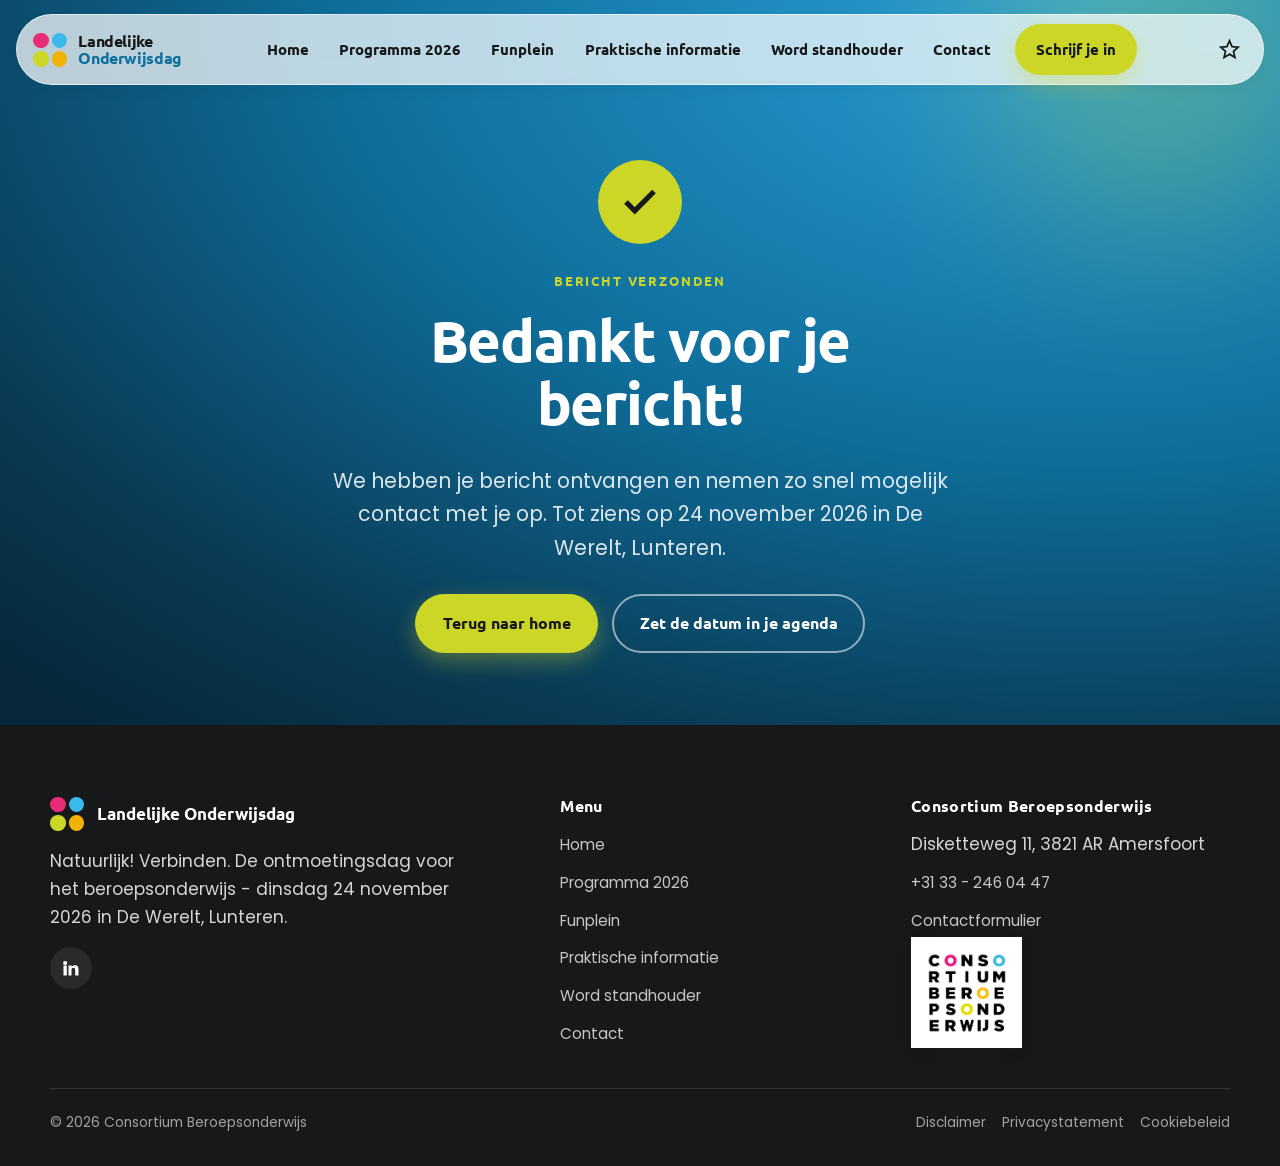
<file: bedankt.html>
<!DOCTYPE html>
<html lang="nl">
<head>
<meta charset="UTF-8">
<meta name="viewport" content="width=device-width, initial-scale=1">
<title>Bedankt | Landelijke Onderwijsdag 2026</title>
<meta name="description" content="Bedankt voor je bericht.">
<meta name="robots" content="noindex, follow">
<meta name="robots" content="noindex">
<meta property="og:image" content="/assets/og-image.png">
<meta property="og:image:width" content="1200">
<meta property="og:image:height" content="630">
<meta name="twitter:card" content="summary_large_image">
<meta name="twitter:image" content="/assets/og-image.png">
<link rel="icon" href="assets/favicon.svg?v=3" type="image/svg+xml">
<link rel="icon" type="image/png" sizes="32x32" href="assets/favicon-32.png?v=3">
<link rel="apple-touch-icon" sizes="180x180" href="assets/favicon-180.png?v=3">
<link rel="preconnect" href="https://fonts.googleapis.com">
<link rel="preconnect" href="https://fonts.gstatic.com" crossorigin>
<link href="https://fonts.googleapis.com/css2?family=Ubuntu:wght@500;700&family=Poppins:wght@300;400;500;600;700&display=swap" rel="stylesheet">
<script>document.documentElement.classList.add("js");</script>
<link rel="stylesheet" href="assets/styles.css?v=39">
</head>
<body>
<header class="site-header">
  <div class="bar">
    <a class="brand" href="index.html" aria-label="Landelijke Onderwijsdag home">
      <span class="brand-mark" aria-hidden="true"><i></i><i></i><i></i><i></i></span>
      <span class="brand-txt">Landelijke<br><b>Onderwijsdag</b></span>
    </a>
    <nav class="nav" id="nav" aria-label="Hoofdmenu">
      <a href="index.html">Home</a>
      <a href="programma.html">Programma 2026</a>
      <a href="funplein.html">Funplein</a>
      <a href="praktische-informatie.html">Praktische informatie</a>
      <a href="word-standhouder.html">Word standhouder</a>
      <a href="contact.html">Contact</a>
      <a href="https://consortiumbo.my.site.com/s/?id=a0PSb00000i4j0RMAQ&j=997424" class="btn" target="_blank" rel="noopener">Schrijf je in</a>
    </nav>
    <button class="nav-toggle" aria-label="Menu" aria-controls="nav" aria-expanded="false"><span></span><span></span><span></span></button>
  </div>
</header>
<div class="nav-backdrop"></div>

<section class="page-hero" style="min-height:60vh;display:flex;align-items:center">
  <span class="blob"></span>
  <div class="container center" style="max-width:640px;margin-inline:auto">
    <div style="width:84px;height:84px;border-radius:50%;background:var(--lime);display:grid;place-items:center;margin:0 auto 1.4rem">
      <svg viewBox="0 0 24 24" fill="none" stroke="#17181a" stroke-width="3" style="width:42px;height:42px"><path d="M20 6 9 17l-5-5"/></svg>
    </div>
    <span class="eyebrow" style="justify-content:center">Bericht verzonden</span>
    <h1>Bedankt voor je bericht!</h1>
    <p class="lead" style="margin-inline:auto">We hebben je bericht ontvangen en nemen zo snel mogelijk contact met je op. Tot ziens op 24 november 2026 in De Werelt, Lunteren.</p>
    <div class="btn-row" style="justify-content:center;margin-top:1.8rem">
      <a href="index.html" class="btn">Terug naar home</a>
      <a href="assets/files/onderwijsdag-2026.ics" class="btn btn--outline-light" download>Zet de datum in je agenda</a>
    </div>
  </div>
</section>
<footer class="site-footer">
  <div class="container">
    <div class="footer-grid">
      <div>
        <div class="footer-brand"><span class="brand-mark" aria-hidden="true"><i></i><i></i><i></i><i></i></span><b>Landelijke Onderwijsdag</b></div>
        <p style="max-width:38ch">Natuurlijk! Verbinden. De ontmoetingsdag voor het beroepsonderwijs - dinsdag 24 november 2026 in De Werelt, Lunteren.</p>
        <div class="social"><a href="https://www.linkedin.com/company/consortiumberoepsonderwijs" target="_blank" rel="noopener" aria-label="LinkedIn"><svg viewBox="0 0 24 24" fill="currentColor"><path d="M4.98 3.5A2.5 2.5 0 1 1 5 8.5a2.5 2.5 0 0 1-.02-5zM3 9h4v12H3zM9 9h3.8v1.7h.05c.53-1 1.83-2.05 3.76-2.05C20.4 8.65 21 11 21 14.1V21h-4v-6.1c0-1.46-.03-3.35-2.04-3.35-2.04 0-2.36 1.6-2.36 3.25V21H9z"/></svg></a></div>
      </div>
      <div>
        <h4>Menu</h4>
        <ul class="footer-links">
          <li><a href="index.html">Home</a></li>
          <li><a href="programma.html">Programma 2026</a></li>
          <li><a href="funplein.html">Funplein</a></li>
          <li><a href="praktische-informatie.html">Praktische informatie</a></li>
          <li><a href="word-standhouder.html">Word standhouder</a></li>
          <li><a href="contact.html">Contact</a></li>
        </ul>
      </div>
      <div>
        <h4>Consortium Beroepsonderwijs</h4>
        <ul class="footer-links">
          <li>Disketteweg 11, 3821 AR Amersfoort</li>
          <li><a href="tel:+31332460447">+31 33 - 246 04 47</a></li>
          <li><a href="contact.html">Contactformulier</a></li>
        </ul>
        <div class="footer-consortium"><img src="assets/img/consortium-logo.png" alt="Consortium Beroepsonderwijs"></div>
      </div>
    </div>
    <div class="footer-bottom">
      <span>&copy; <span data-year>2026</span> Consortium Beroepsonderwijs</span>
      <nav><a href="disclaimer.html">Disclaimer</a><a href="privacystatement.html">Privacystatement</a><a href="cookiebeleid.html">Cookiebeleid</a></nav>
    </div>
  </div>
</footer>
<script src="assets/main.js?v=13"></script>
</body>
</html>
</file>
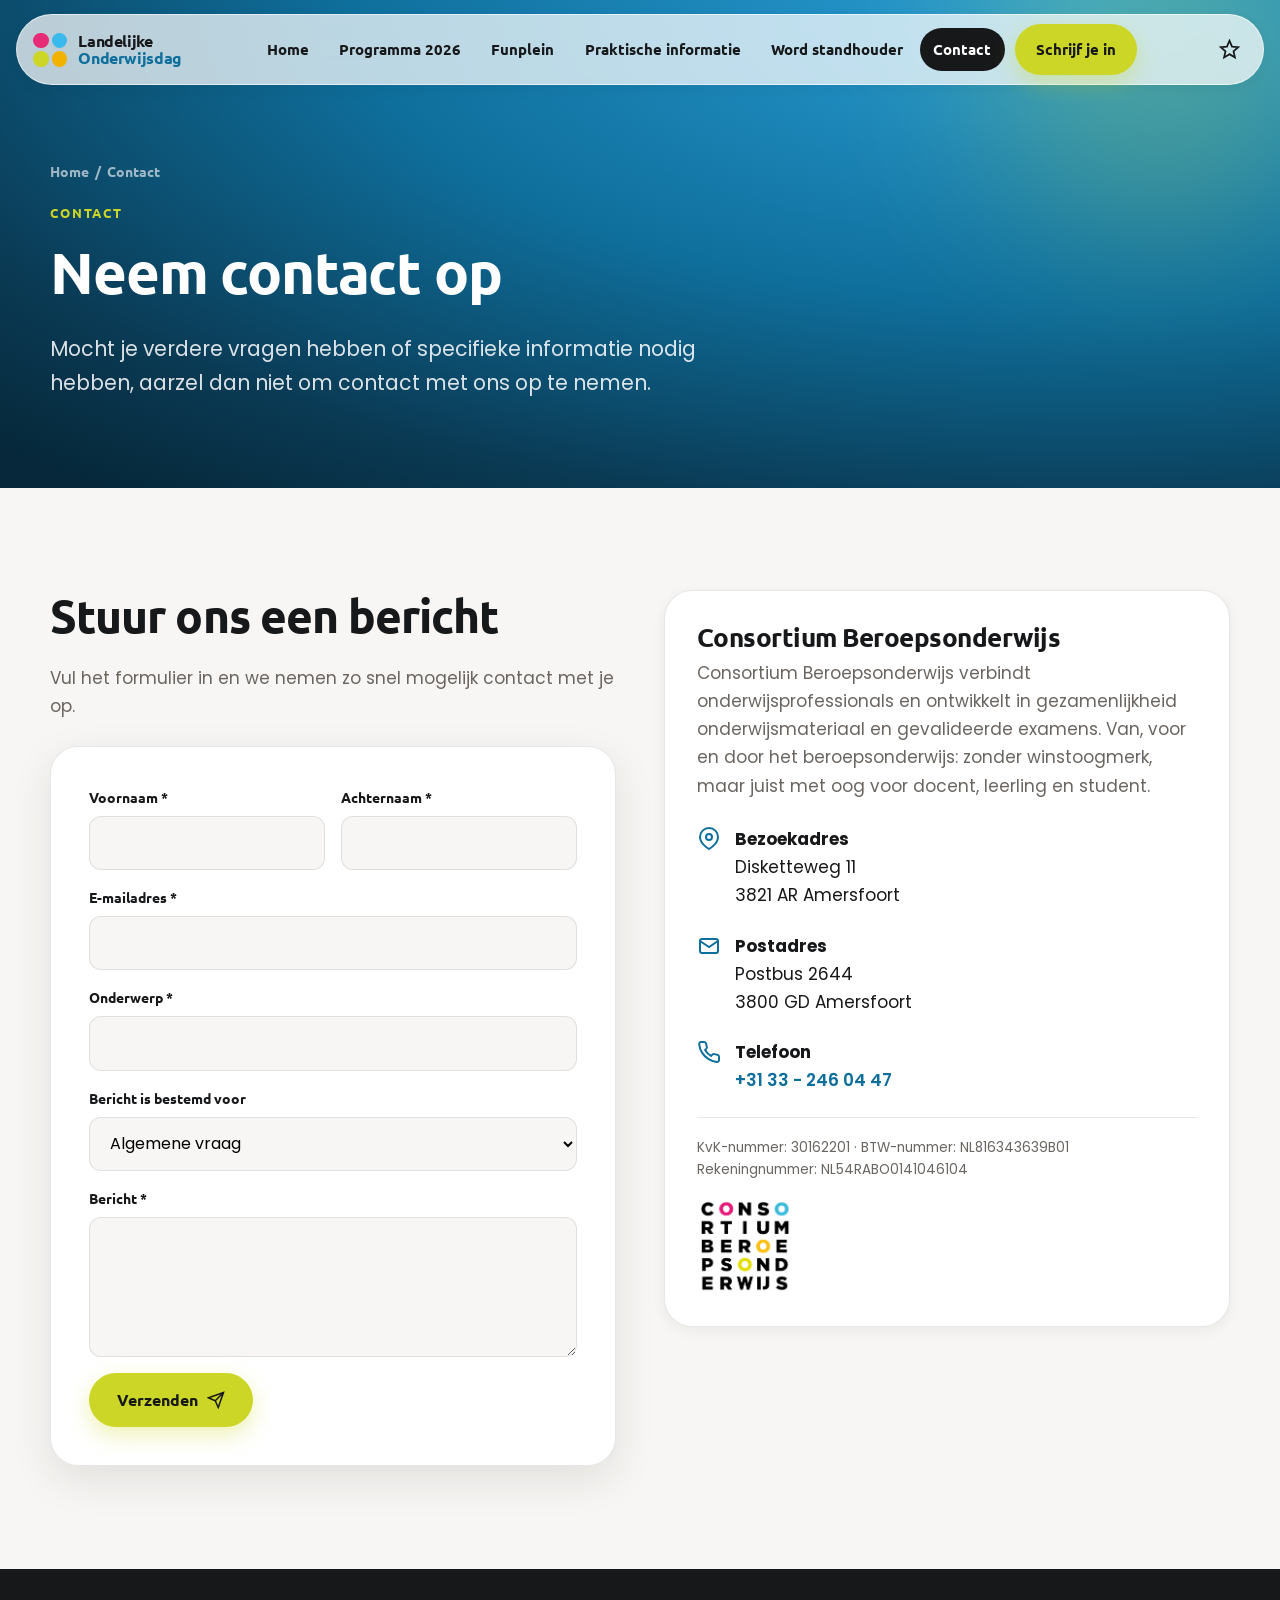
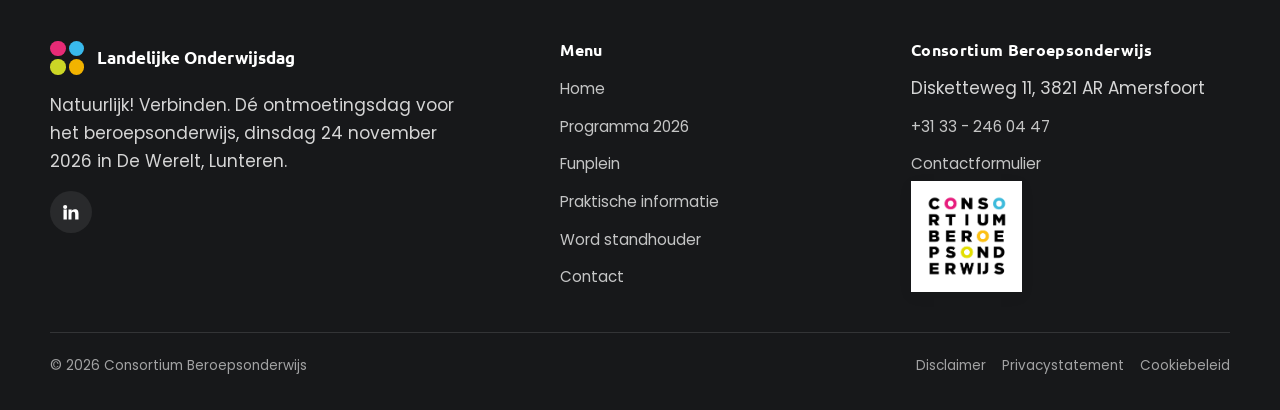
<file: contact.html>
<!DOCTYPE html>
<html lang="nl">
<head>
<meta charset="UTF-8">
<meta name="viewport" content="width=device-width, initial-scale=1">
<title>Contact | Landelijke Onderwijsdag 2026</title>
<meta name="description" content="Vragen over de Landelijke Onderwijsdag 2026? Stuur ons een bericht via het contactformulier of neem contact op met Consortium Beroepsonderwijs in Amersfoort.">
<link rel="canonical" href="https://landelijkeonderwijsdag.nl/contact.html">
<meta property="og:url" content="https://landelijkeonderwijsdag.nl/contact.html">
<meta property="og:image" content="/assets/og-image.png">
<meta property="og:image:width" content="1200">
<meta property="og:image:height" content="630">
<meta name="twitter:card" content="summary_large_image">
<meta name="twitter:image" content="/assets/og-image.png">
<link rel="icon" href="assets/favicon.svg?v=3" type="image/svg+xml">
<link rel="icon" type="image/png" sizes="32x32" href="assets/favicon-32.png?v=3">
<link rel="apple-touch-icon" sizes="180x180" href="assets/favicon-180.png?v=3">
<link rel="preconnect" href="https://fonts.googleapis.com">
<link rel="preconnect" href="https://fonts.gstatic.com" crossorigin>
<link href="https://fonts.googleapis.com/css2?family=Ubuntu:wght@500;700&family=Poppins:wght@300;400;500;600;700&display=swap" rel="stylesheet">
<script>document.documentElement.classList.add("js");</script>
<link rel="stylesheet" href="assets/styles.css?v=39">
</head>
<body>

<header class="site-header">
  <div class="bar">
    <a class="brand" href="index.html" aria-label="Landelijke Onderwijsdag home">
      <span class="brand-mark" aria-hidden="true"><i></i><i></i><i></i><i></i></span>
      <span class="brand-txt">Landelijke<br><b>Onderwijsdag</b></span>
    </a>
    <nav class="nav" id="nav" aria-label="Hoofdmenu">
      <a href="index.html">Home</a>
      <a href="programma.html">Programma 2026</a>
      <a href="funplein.html">Funplein</a>
      <a href="praktische-informatie.html">Praktische informatie</a>
      <a href="word-standhouder.html">Word standhouder</a>
      <a href="contact.html" class="active">Contact</a>
      <a href="https://consortiumbo.my.site.com/s/?id=a0PSb00000i4j0RMAQ&j=997424" class="btn" target="_blank" rel="noopener">Schrijf je in</a>
    </nav>
    <button class="nav-toggle" aria-label="Menu" aria-controls="nav" aria-expanded="false"><span></span><span></span><span></span></button>
  </div>
</header>
<div class="nav-backdrop"></div>

<section class="page-hero">
  <span class="blob"></span>
  <div class="container">
    <div class="breadcrumb"><a href="index.html">Home</a> &nbsp;/&nbsp; Contact</div>
    <span class="eyebrow">Contact</span>
    <h1>Neem contact op</h1>
    <p class="lead">Mocht je verdere vragen hebben of specifieke informatie nodig hebben, aarzel dan niet om contact met ons op te nemen.</p>
  </div>
</section>

<section class="section">
  <div class="container split" style="align-items:start;gap:clamp(1.5rem,4vw,3rem)">
    <div class="reveal">
      <h2>Stuur ons een bericht</h2>
      <p class="muted" style="margin-bottom:1.6rem">Vul het formulier in en we nemen zo snel mogelijk contact met je op.</p>
      <!-- Netlify Forms -->
      <form class="form" name="contact" method="POST" data-netlify="true" netlify-honeypot="bot-field" action="bedankt.html">
        <input type="hidden" name="form-name" value="contact">
        <p style="display:none"><label>Laat dit veld leeg: <input name="bot-field"></label></p>
        <div class="form-row">
          <div class="field"><label for="voornaam">Voornaam *</label><input id="voornaam" name="voornaam" type="text" required></div>
          <div class="field"><label for="achternaam">Achternaam *</label><input id="achternaam" name="achternaam" type="text" required></div>
        </div>
        <div class="field"><label for="email">E-mailadres *</label><input id="email" name="email" type="email" required></div>
        <div class="field"><label for="onderwerp">Onderwerp *</label><input id="onderwerp" name="onderwerp" type="text" required></div>
        <div class="field">
          <label for="bestemd">Bericht is bestemd voor</label>
          <select id="bestemd" name="bericht_bestemd_voor">
            <option>Algemene vraag</option>
            <option>Deelname &amp; inschrijving</option>
            <option>Standhouder / partner worden</option>
            <option>Programma</option>
            <option>Pers &amp; communicatie</option>
          </select>
        </div>
        <div class="field"><label for="bericht">Bericht *</label><textarea id="bericht" name="bericht" required></textarea></div>
        <button type="submit" class="btn" style="justify-self:start">
          Verzenden
          <svg viewBox="0 0 24 24" fill="none" stroke="currentColor" stroke-width="2"><path d="M22 2 11 13M22 2l-7 20-4-9-9-4z"/></svg>
        </button>
      </form>
    </div>

    <div class="reveal d2">
      <div class="card" style="padding:2rem">
        <h3>Consortium Beroepsonderwijs</h3>
        <p class="muted">Consortium Beroepsonderwijs verbindt onderwijsprofessionals en ontwikkelt in gezamenlijkheid onderwijsmateriaal en gevalideerde examens. Van, voor en door het beroepsonderwijs: zonder winstoogmerk, maar juist met oog voor docent, leerling en student.</p>
        <div class="contact-meta" style="margin-top:1.6rem">
          <div class="row">
            <svg viewBox="0 0 24 24" fill="none" stroke="currentColor" stroke-width="2"><path d="M21 10c0 7-9 12-9 12s-9-5-9-12a9 9 0 0 1 18 0z"/><circle cx="12" cy="10" r="3"/></svg>
            <div><b>Bezoekadres</b><br>Disketteweg 11<br>3821 AR Amersfoort</div>
          </div>
          <div class="row">
            <svg viewBox="0 0 24 24" fill="none" stroke="currentColor" stroke-width="2"><rect x="3" y="5" width="18" height="14" rx="2"/><path d="M3 7l9 6 9-6"/></svg>
            <div><b>Postadres</b><br>Postbus 2644<br>3800 GD Amersfoort</div>
          </div>
          <div class="row">
            <svg viewBox="0 0 24 24" fill="none" stroke="currentColor" stroke-width="2"><path d="M22 16.9v3a2 2 0 0 1-2.2 2 19.8 19.8 0 0 1-8.6-3 19.5 19.5 0 0 1-6-6 19.8 19.8 0 0 1-3-8.6A2 2 0 0 1 4.1 2h3a2 2 0 0 1 2 1.7c.1 1 .4 1.9.7 2.8a2 2 0 0 1-.4 2.1L8.1 9.9a16 16 0 0 0 6 6l1.3-1.3a2 2 0 0 1 2.1-.5c.9.3 1.8.6 2.8.7a2 2 0 0 1 1.7 2z"/></svg>
            <div><b>Telefoon</b><br><a href="tel:+31332460447" style="color:var(--forest);font-weight:600">+31 33 - 246 04 47</a></div>
          </div>
        </div>
        <p class="muted" style="font-size:.85rem;margin-top:1.4rem;padding-top:1.2rem;border-top:1px solid var(--line)">
          KvK-nummer: 30162201 · BTW-nummer: NL816343639B01<br>Rekeningnummer: NL54RABO0141046104
        </p>
        <div class="badges">
          <img src="assets/img/consortium-logo.png" alt="Consortium Beroepsonderwijs" style="height:96px">
        </div>
      </div>
    </div>
  </div>
</section>

<footer class="site-footer">
  <div class="container">
    <div class="footer-grid">
      <div>
        <div class="footer-brand"><span class="brand-mark" aria-hidden="true"><i></i><i></i><i></i><i></i></span><b>Landelijke Onderwijsdag</b></div>
        <p style="max-width:38ch">Natuurlijk! Verbinden. Dé ontmoetingsdag voor het beroepsonderwijs, dinsdag 24 november 2026 in De Werelt, Lunteren.</p>
        <div class="social"><a href="https://www.linkedin.com/company/consortiumberoepsonderwijs" target="_blank" rel="noopener" aria-label="LinkedIn"><svg viewBox="0 0 24 24" fill="currentColor"><path d="M4.98 3.5A2.5 2.5 0 1 1 5 8.5a2.5 2.5 0 0 1-.02-5zM3 9h4v12H3zM9 9h3.8v1.7h.05c.53-1 1.83-2.05 3.76-2.05C20.4 8.65 21 11 21 14.1V21h-4v-6.1c0-1.46-.03-3.35-2.04-3.35-2.04 0-2.36 1.6-2.36 3.25V21H9z"/></svg></a></div>
      </div>
      <div>
        <h4>Menu</h4>
        <ul class="footer-links">
          <li><a href="index.html">Home</a></li>
          <li><a href="programma.html">Programma 2026</a></li>
          <li><a href="funplein.html">Funplein</a></li>
          <li><a href="praktische-informatie.html">Praktische informatie</a></li>
          <li><a href="word-standhouder.html">Word standhouder</a></li>
          <li><a href="contact.html">Contact</a></li>
        </ul>
      </div>
      <div>
        <h4>Consortium Beroepsonderwijs</h4>
        <ul class="footer-links">
          <li>Disketteweg 11, 3821 AR Amersfoort</li>
          <li><a href="tel:+31332460447">+31 33 - 246 04 47</a></li>
          <li><a href="contact.html">Contactformulier</a></li>
        </ul>
        <div class="footer-consortium"><img src="assets/img/consortium-logo.png" alt="Consortium Beroepsonderwijs"></div>
      </div>
    </div>
    <div class="footer-bottom">
      <span>&copy; <span data-year>2026</span> Consortium Beroepsonderwijs</span>
      <nav><a href="disclaimer.html">Disclaimer</a><a href="privacystatement.html">Privacystatement</a><a href="cookiebeleid.html">Cookiebeleid</a></nav>
    </div>
  </div>
</footer>

<script src="assets/main.js?v=13"></script>
</body>
</html>
</file>
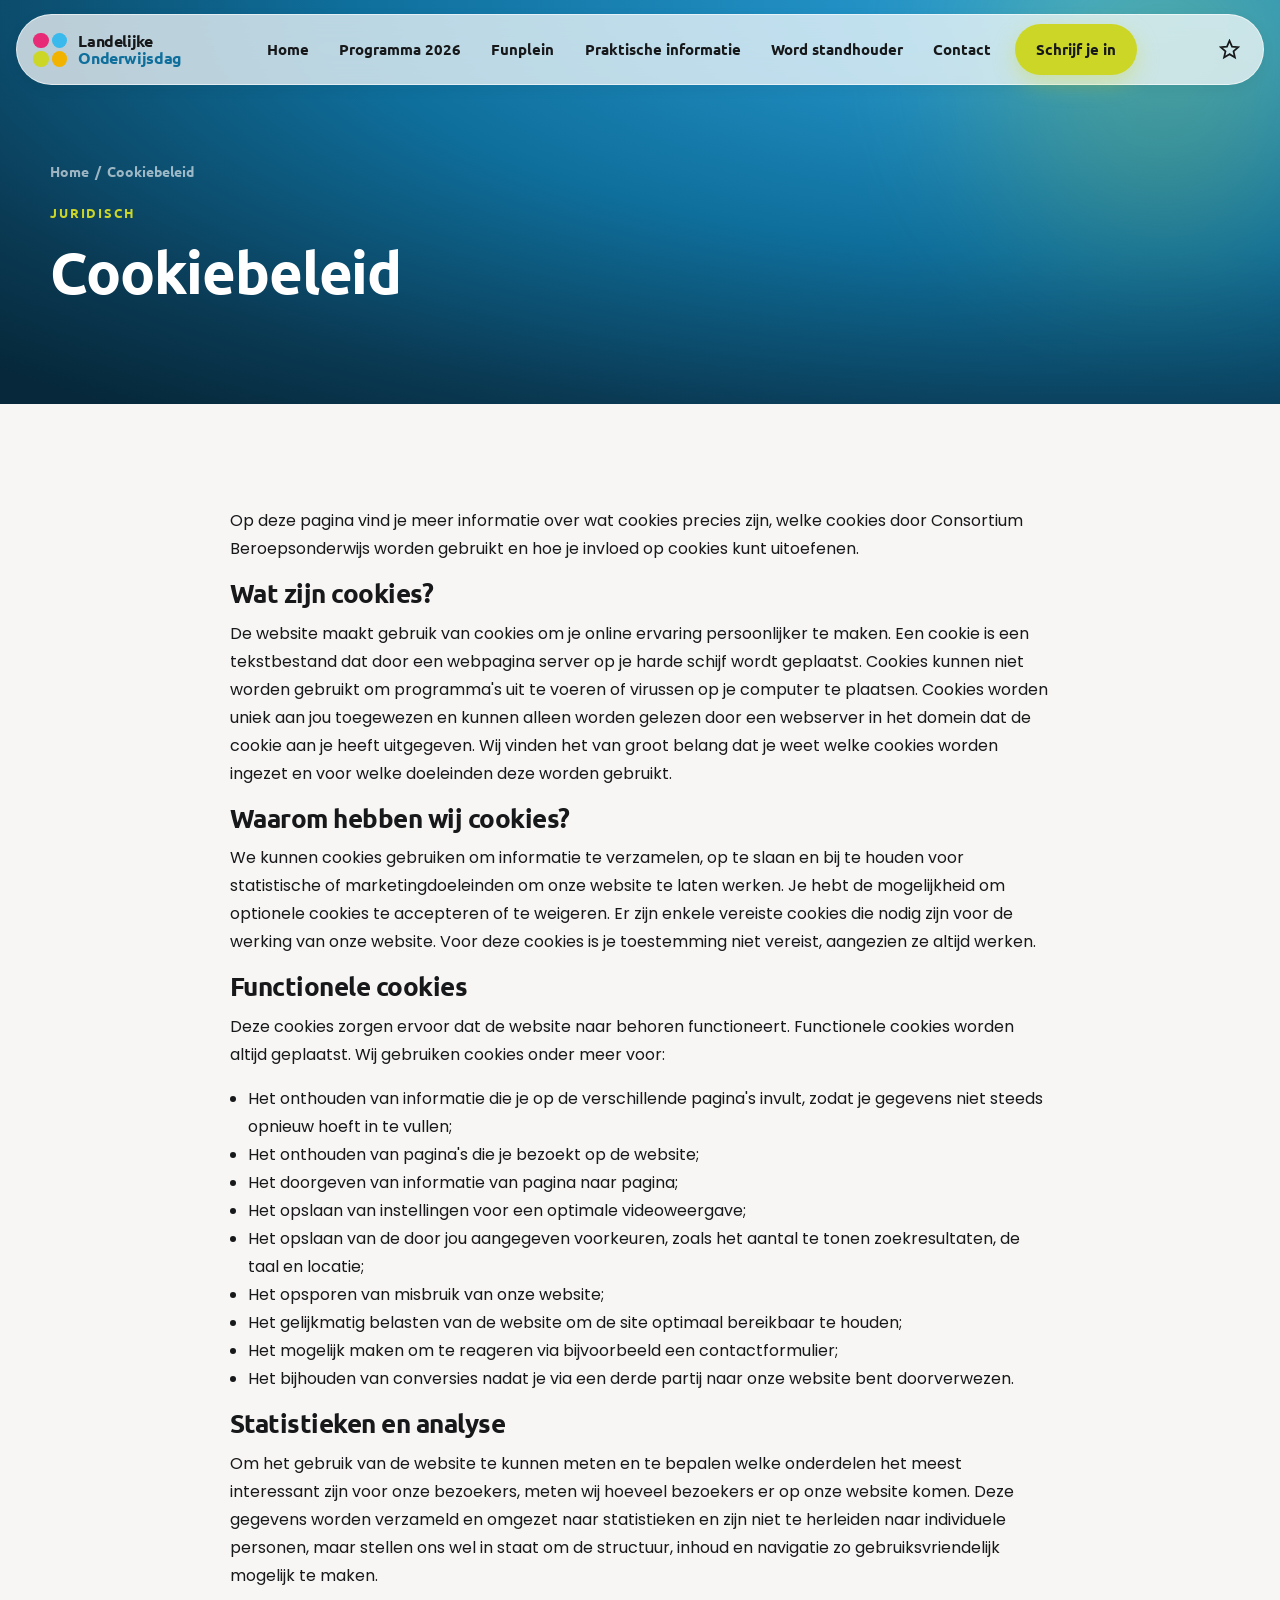
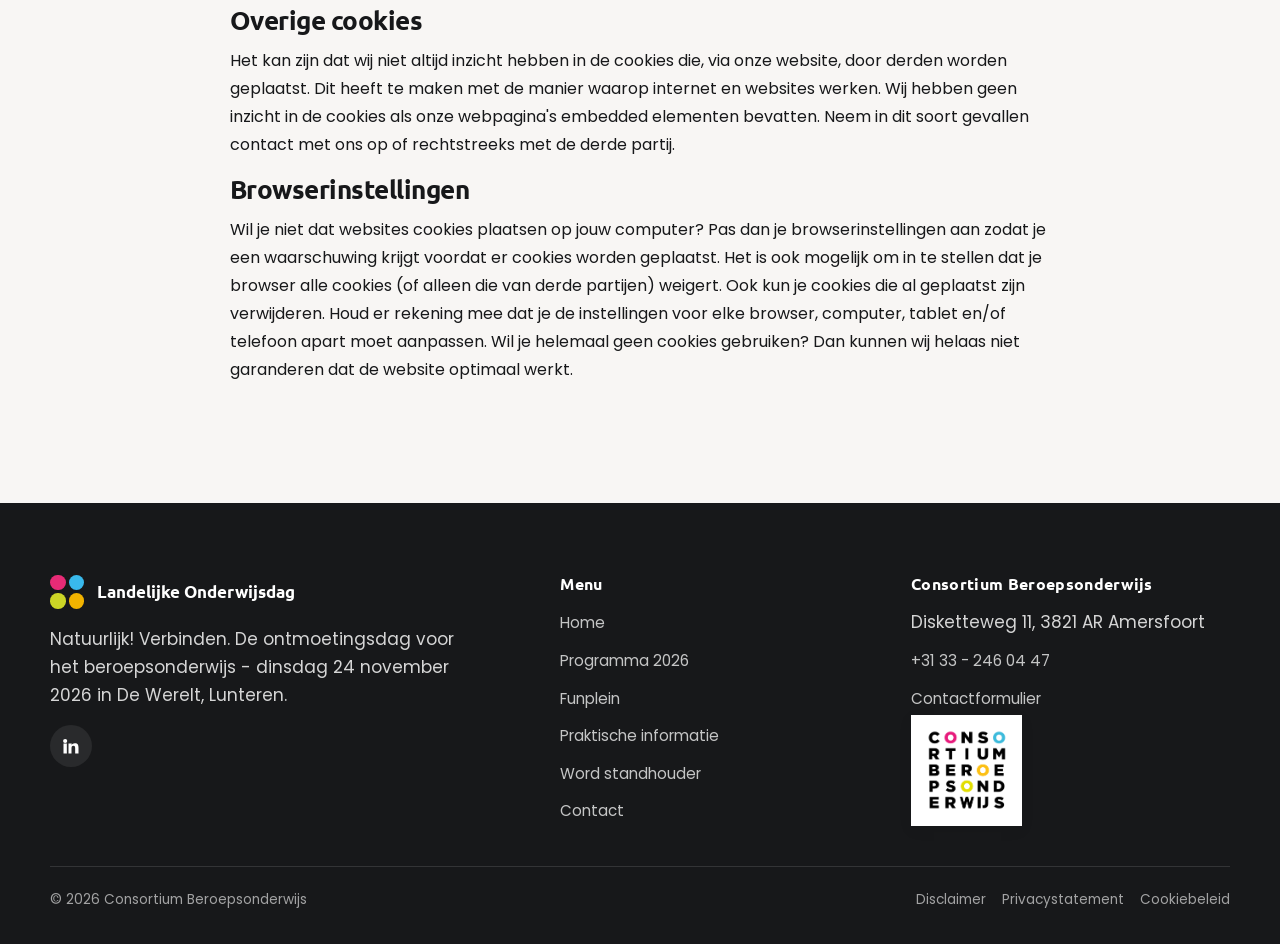
<file: cookiebeleid.html>
<!DOCTYPE html>
<html lang="nl">
<head>
<meta charset="UTF-8">
<meta name="viewport" content="width=device-width, initial-scale=1">
<title>Cookiebeleid | Landelijke Onderwijsdag 2026</title>
<meta name="description" content="Cookiebeleid van Consortium Beroepsonderwijs.">
<link rel="canonical" href="https://landelijkeonderwijsdag.nl/cookiebeleid.html">
<meta property="og:url" content="https://landelijkeonderwijsdag.nl/cookiebeleid.html">
<meta name="robots" content="noindex">
<meta property="og:image" content="/assets/og-image.png">
<meta property="og:image:width" content="1200">
<meta property="og:image:height" content="630">
<meta name="twitter:card" content="summary_large_image">
<meta name="twitter:image" content="/assets/og-image.png">
<link rel="icon" href="assets/favicon.svg?v=3" type="image/svg+xml">
<link rel="icon" type="image/png" sizes="32x32" href="assets/favicon-32.png?v=3">
<link rel="apple-touch-icon" sizes="180x180" href="assets/favicon-180.png?v=3">
<link rel="preconnect" href="https://fonts.googleapis.com">
<link rel="preconnect" href="https://fonts.gstatic.com" crossorigin>
<link href="https://fonts.googleapis.com/css2?family=Ubuntu:wght@500;700&family=Poppins:wght@300;400;500;600;700&display=swap" rel="stylesheet">
<script>document.documentElement.classList.add("js");</script>
<link rel="stylesheet" href="assets/styles.css?v=39">
</head>
<body>
<header class="site-header">
  <div class="bar">
    <a class="brand" href="index.html" aria-label="Landelijke Onderwijsdag home">
      <span class="brand-mark" aria-hidden="true"><i></i><i></i><i></i><i></i></span>
      <span class="brand-txt">Landelijke<br><b>Onderwijsdag</b></span>
    </a>
    <nav class="nav" id="nav" aria-label="Hoofdmenu">
      <a href="index.html">Home</a>
      <a href="programma.html">Programma 2026</a>
      <a href="funplein.html">Funplein</a>
      <a href="praktische-informatie.html">Praktische informatie</a>
      <a href="word-standhouder.html">Word standhouder</a>
      <a href="contact.html">Contact</a>
      <a href="https://consortiumbo.my.site.com/s/?id=a0PSb00000i4j0RMAQ&j=997424" class="btn" target="_blank" rel="noopener">Schrijf je in</a>
    </nav>
    <button class="nav-toggle" aria-label="Menu" aria-controls="nav" aria-expanded="false"><span></span><span></span><span></span></button>
  </div>
</header>
<div class="nav-backdrop"></div>

<section class="page-hero">
  <span class="blob"></span>
  <div class="container">
    <div class="breadcrumb"><a href="index.html">Home</a> &nbsp;/&nbsp; Cookiebeleid</div>
    <span class="eyebrow">Juridisch</span>
    <h1>Cookiebeleid</h1>
  </div>
</section>
<section class="section">
  <div class="container" style="max-width:820px">
    <div class="reveal" style="font-size:1rem;line-height:1.75">
<p>Op deze pagina vind je meer informatie over wat cookies precies zijn, welke cookies door Consortium Beroepsonderwijs worden gebruikt en hoe je invloed op cookies kunt uitoefenen.</p>
<h3>Wat zijn cookies?</h3>
<p>De website maakt gebruik van cookies om je online ervaring persoonlijker te maken. Een cookie is een tekstbestand dat door een webpagina server op je harde schijf wordt geplaatst. Cookies kunnen niet worden gebruikt om programma's uit te voeren of virussen op je computer te plaatsen. Cookies worden uniek aan jou toegewezen en kunnen alleen worden gelezen door een webserver in het domein dat de cookie aan je heeft uitgegeven. Wij vinden het van groot belang dat je weet welke cookies worden ingezet en voor welke doeleinden deze worden gebruikt.</p>
<h3>Waarom hebben wij cookies?</h3>
<p>We kunnen cookies gebruiken om informatie te verzamelen, op te slaan en bij te houden voor statistische of marketingdoeleinden om onze website te laten werken. Je hebt de mogelijkheid om optionele cookies te accepteren of te weigeren. Er zijn enkele vereiste cookies die nodig zijn voor de werking van onze website. Voor deze cookies is je toestemming niet vereist, aangezien ze altijd werken.</p>
<h3>Functionele cookies</h3>
<p>Deze cookies zorgen ervoor dat de website naar behoren functioneert. Functionele cookies worden altijd geplaatst. Wij gebruiken cookies onder meer voor:</p>
<ul>
<li>Het onthouden van informatie die je op de verschillende pagina's invult, zodat je gegevens niet steeds opnieuw hoeft in te vullen;</li>
<li>Het onthouden van pagina's die je bezoekt op de website;</li>
<li>Het doorgeven van informatie van pagina naar pagina;</li>
<li>Het opslaan van instellingen voor een optimale videoweergave;</li>
<li>Het opslaan van de door jou aangegeven voorkeuren, zoals het aantal te tonen zoekresultaten, de taal en locatie;</li>
<li>Het opsporen van misbruik van onze website;</li>
<li>Het gelijkmatig belasten van de website om de site optimaal bereikbaar te houden;</li>
<li>Het mogelijk maken om te reageren via bijvoorbeeld een contactformulier;</li>
<li>Het bijhouden van conversies nadat je via een derde partij naar onze website bent doorverwezen.</li>
</ul>
<h3>Statistieken en analyse</h3>
<p>Om het gebruik van de website te kunnen meten en te bepalen welke onderdelen het meest interessant zijn voor onze bezoekers, meten wij hoeveel bezoekers er op onze website komen. Deze gegevens worden verzameld en omgezet naar statistieken en zijn niet te herleiden naar individuele personen, maar stellen ons wel in staat om de structuur, inhoud en navigatie zo gebruiksvriendelijk mogelijk te maken.</p>
<h3>Overige cookies</h3>
<p>Het kan zijn dat wij niet altijd inzicht hebben in de cookies die, via onze website, door derden worden geplaatst. Dit heeft te maken met de manier waarop internet en websites werken. Wij hebben geen inzicht in de cookies als onze webpagina's embedded elementen bevatten. Neem in dit soort gevallen contact met ons op of rechtstreeks met de derde partij.</p>
<h3>Browserinstellingen</h3>
<p>Wil je niet dat websites cookies plaatsen op jouw computer? Pas dan je browserinstellingen aan zodat je een waarschuwing krijgt voordat er cookies worden geplaatst. Het is ook mogelijk om in te stellen dat je browser alle cookies (of alleen die van derde partijen) weigert. Ook kun je cookies die al geplaatst zijn verwijderen. Houd er rekening mee dat je de instellingen voor elke browser, computer, tablet en/of telefoon apart moet aanpassen. Wil je helemaal geen cookies gebruiken? Dan kunnen wij helaas niet garanderen dat de website optimaal werkt.</p>
    </div>
  </div>
</section>
<footer class="site-footer">
  <div class="container">
    <div class="footer-grid">
      <div>
        <div class="footer-brand"><span class="brand-mark" aria-hidden="true"><i></i><i></i><i></i><i></i></span><b>Landelijke Onderwijsdag</b></div>
        <p style="max-width:38ch">Natuurlijk! Verbinden. De ontmoetingsdag voor het beroepsonderwijs - dinsdag 24 november 2026 in De Werelt, Lunteren.</p>
        <div class="social"><a href="https://www.linkedin.com/company/consortiumberoepsonderwijs" target="_blank" rel="noopener" aria-label="LinkedIn"><svg viewBox="0 0 24 24" fill="currentColor"><path d="M4.98 3.5A2.5 2.5 0 1 1 5 8.5a2.5 2.5 0 0 1-.02-5zM3 9h4v12H3zM9 9h3.8v1.7h.05c.53-1 1.83-2.05 3.76-2.05C20.4 8.65 21 11 21 14.1V21h-4v-6.1c0-1.46-.03-3.35-2.04-3.35-2.04 0-2.36 1.6-2.36 3.25V21H9z"/></svg></a></div>
      </div>
      <div>
        <h4>Menu</h4>
        <ul class="footer-links">
          <li><a href="index.html">Home</a></li>
          <li><a href="programma.html">Programma 2026</a></li>
          <li><a href="funplein.html">Funplein</a></li>
          <li><a href="praktische-informatie.html">Praktische informatie</a></li>
          <li><a href="word-standhouder.html">Word standhouder</a></li>
          <li><a href="contact.html">Contact</a></li>
        </ul>
      </div>
      <div>
        <h4>Consortium Beroepsonderwijs</h4>
        <ul class="footer-links">
          <li>Disketteweg 11, 3821 AR Amersfoort</li>
          <li><a href="tel:+31332460447">+31 33 - 246 04 47</a></li>
          <li><a href="contact.html">Contactformulier</a></li>
        </ul>
        <div class="footer-consortium"><img src="assets/img/consortium-logo.png" alt="Consortium Beroepsonderwijs"></div>
      </div>
    </div>
    <div class="footer-bottom">
      <span>&copy; <span data-year>2026</span> Consortium Beroepsonderwijs</span>
      <nav><a href="disclaimer.html">Disclaimer</a><a href="privacystatement.html">Privacystatement</a><a href="cookiebeleid.html">Cookiebeleid</a></nav>
    </div>
  </div>
</footer>
<script src="assets/main.js?v=13"></script>
</body>
</html>
</file>
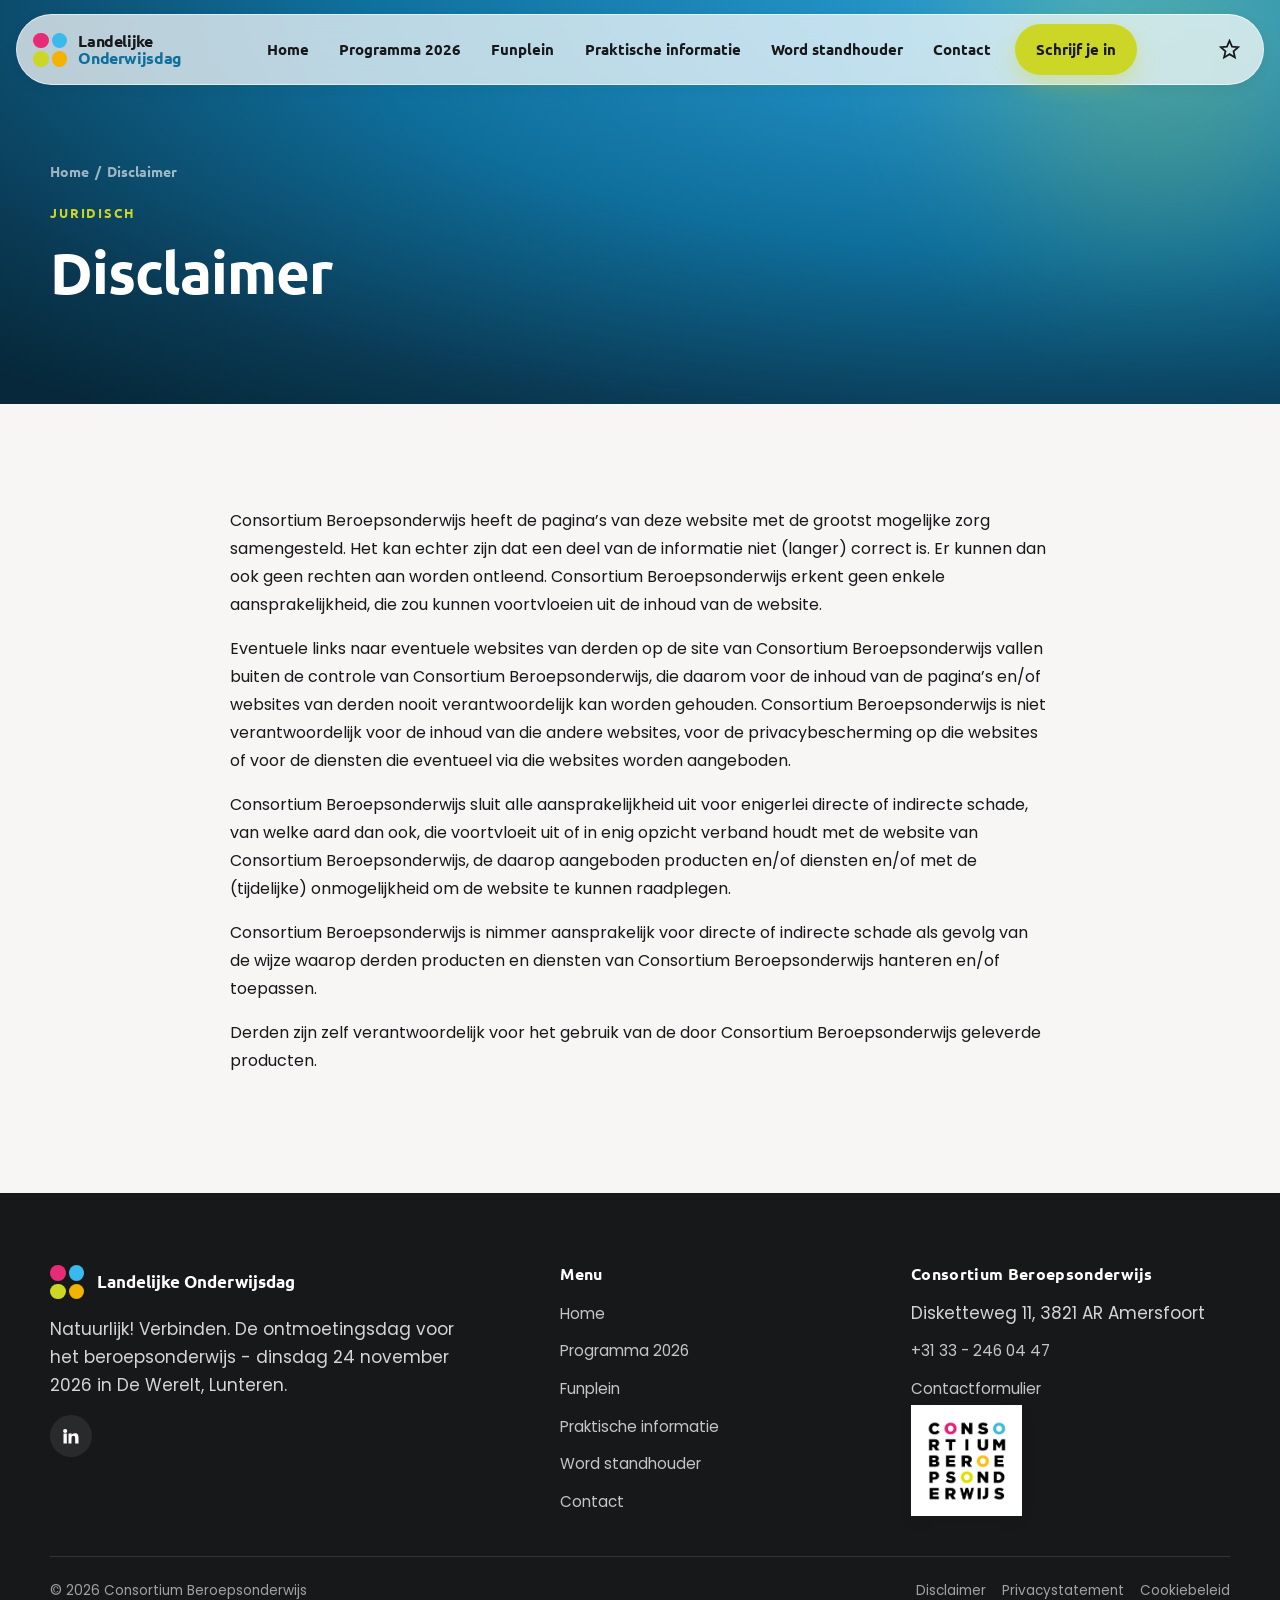
<file: disclaimer.html>
<!DOCTYPE html>
<html lang="nl">
<head>
<meta charset="UTF-8">
<meta name="viewport" content="width=device-width, initial-scale=1">
<title>Disclaimer | Landelijke Onderwijsdag 2026</title>
<meta name="description" content="Disclaimer van Consortium Beroepsonderwijs voor de Landelijke Onderwijsdag.">
<link rel="canonical" href="https://landelijkeonderwijsdag.nl/disclaimer.html">
<meta property="og:url" content="https://landelijkeonderwijsdag.nl/disclaimer.html">
<meta name="robots" content="noindex">
<meta property="og:image" content="/assets/og-image.png">
<meta property="og:image:width" content="1200">
<meta property="og:image:height" content="630">
<meta name="twitter:card" content="summary_large_image">
<meta name="twitter:image" content="/assets/og-image.png">
<link rel="icon" href="assets/favicon.svg?v=3" type="image/svg+xml">
<link rel="icon" type="image/png" sizes="32x32" href="assets/favicon-32.png?v=3">
<link rel="apple-touch-icon" sizes="180x180" href="assets/favicon-180.png?v=3">
<link rel="preconnect" href="https://fonts.googleapis.com">
<link rel="preconnect" href="https://fonts.gstatic.com" crossorigin>
<link href="https://fonts.googleapis.com/css2?family=Ubuntu:wght@500;700&family=Poppins:wght@300;400;500;600;700&display=swap" rel="stylesheet">
<script>document.documentElement.classList.add("js");</script>
<link rel="stylesheet" href="assets/styles.css?v=39">
</head>
<body>
<header class="site-header">
  <div class="bar">
    <a class="brand" href="index.html" aria-label="Landelijke Onderwijsdag home">
      <span class="brand-mark" aria-hidden="true"><i></i><i></i><i></i><i></i></span>
      <span class="brand-txt">Landelijke<br><b>Onderwijsdag</b></span>
    </a>
    <nav class="nav" id="nav" aria-label="Hoofdmenu">
      <a href="index.html">Home</a>
      <a href="programma.html">Programma 2026</a>
      <a href="funplein.html">Funplein</a>
      <a href="praktische-informatie.html">Praktische informatie</a>
      <a href="word-standhouder.html">Word standhouder</a>
      <a href="contact.html">Contact</a>
      <a href="https://consortiumbo.my.site.com/s/?id=a0PSb00000i4j0RMAQ&j=997424" class="btn" target="_blank" rel="noopener">Schrijf je in</a>
    </nav>
    <button class="nav-toggle" aria-label="Menu" aria-controls="nav" aria-expanded="false"><span></span><span></span><span></span></button>
  </div>
</header>
<div class="nav-backdrop"></div>

<section class="page-hero">
  <span class="blob"></span>
  <div class="container">
    <div class="breadcrumb"><a href="index.html">Home</a> &nbsp;/&nbsp; Disclaimer</div>
    <span class="eyebrow">Juridisch</span>
    <h1>Disclaimer</h1>
  </div>
</section>
<section class="section">
  <div class="container" style="max-width:820px">
    <div class="reveal" style="font-size:1rem;line-height:1.75">
<p>Consortium Beroepsonderwijs heeft de pagina&rsquo;s van deze website met de grootst mogelijke zorg samengesteld. Het kan echter zijn dat een deel van de informatie niet (langer) correct is. Er kunnen dan ook geen rechten aan worden ontleend. Consortium Beroepsonderwijs erkent geen enkele aansprakelijkheid, die zou kunnen voortvloeien uit de inhoud van de website.</p>
<p>Eventuele links naar eventuele websites van derden op de site van Consortium Beroepsonderwijs vallen buiten de controle van Consortium Beroepsonderwijs, die daarom voor de inhoud van de pagina&rsquo;s en/of websites van derden nooit verantwoordelijk kan worden gehouden. Consortium Beroepsonderwijs is niet verantwoordelijk voor de inhoud van die andere websites, voor de privacybescherming op die websites of voor de diensten die eventueel via die websites worden aangeboden.</p>
<p>Consortium Beroepsonderwijs sluit alle aansprakelijkheid uit voor enigerlei directe of indirecte schade, van welke aard dan ook, die voortvloeit uit of in enig opzicht verband houdt met de website van Consortium Beroepsonderwijs, de daarop aangeboden producten en/of diensten en/of met de (tijdelijke) onmogelijkheid om de website te kunnen raadplegen.</p>
<p>Consortium Beroepsonderwijs is nimmer aansprakelijk voor directe of indirecte schade als gevolg van de wijze waarop derden producten en diensten van Consortium Beroepsonderwijs hanteren en/of toepassen.</p>
<p>Derden zijn zelf verantwoordelijk voor het gebruik van de door Consortium Beroepsonderwijs geleverde producten.</p>
    </div>
  </div>
</section>
<footer class="site-footer">
  <div class="container">
    <div class="footer-grid">
      <div>
        <div class="footer-brand"><span class="brand-mark" aria-hidden="true"><i></i><i></i><i></i><i></i></span><b>Landelijke Onderwijsdag</b></div>
        <p style="max-width:38ch">Natuurlijk! Verbinden. De ontmoetingsdag voor het beroepsonderwijs - dinsdag 24 november 2026 in De Werelt, Lunteren.</p>
        <div class="social"><a href="https://www.linkedin.com/company/consortiumberoepsonderwijs" target="_blank" rel="noopener" aria-label="LinkedIn"><svg viewBox="0 0 24 24" fill="currentColor"><path d="M4.98 3.5A2.5 2.5 0 1 1 5 8.5a2.5 2.5 0 0 1-.02-5zM3 9h4v12H3zM9 9h3.8v1.7h.05c.53-1 1.83-2.05 3.76-2.05C20.4 8.65 21 11 21 14.1V21h-4v-6.1c0-1.46-.03-3.35-2.04-3.35-2.04 0-2.36 1.6-2.36 3.25V21H9z"/></svg></a></div>
      </div>
      <div>
        <h4>Menu</h4>
        <ul class="footer-links">
          <li><a href="index.html">Home</a></li>
          <li><a href="programma.html">Programma 2026</a></li>
          <li><a href="funplein.html">Funplein</a></li>
          <li><a href="praktische-informatie.html">Praktische informatie</a></li>
          <li><a href="word-standhouder.html">Word standhouder</a></li>
          <li><a href="contact.html">Contact</a></li>
        </ul>
      </div>
      <div>
        <h4>Consortium Beroepsonderwijs</h4>
        <ul class="footer-links">
          <li>Disketteweg 11, 3821 AR Amersfoort</li>
          <li><a href="tel:+31332460447">+31 33 - 246 04 47</a></li>
          <li><a href="contact.html">Contactformulier</a></li>
        </ul>
        <div class="footer-consortium"><img src="assets/img/consortium-logo.png" alt="Consortium Beroepsonderwijs"></div>
      </div>
    </div>
    <div class="footer-bottom">
      <span>&copy; <span data-year>2026</span> Consortium Beroepsonderwijs</span>
      <nav><a href="disclaimer.html">Disclaimer</a><a href="privacystatement.html">Privacystatement</a><a href="cookiebeleid.html">Cookiebeleid</a></nav>
    </div>
  </div>
</footer>
<script src="assets/main.js?v=13"></script>
</body>
</html>
</file>
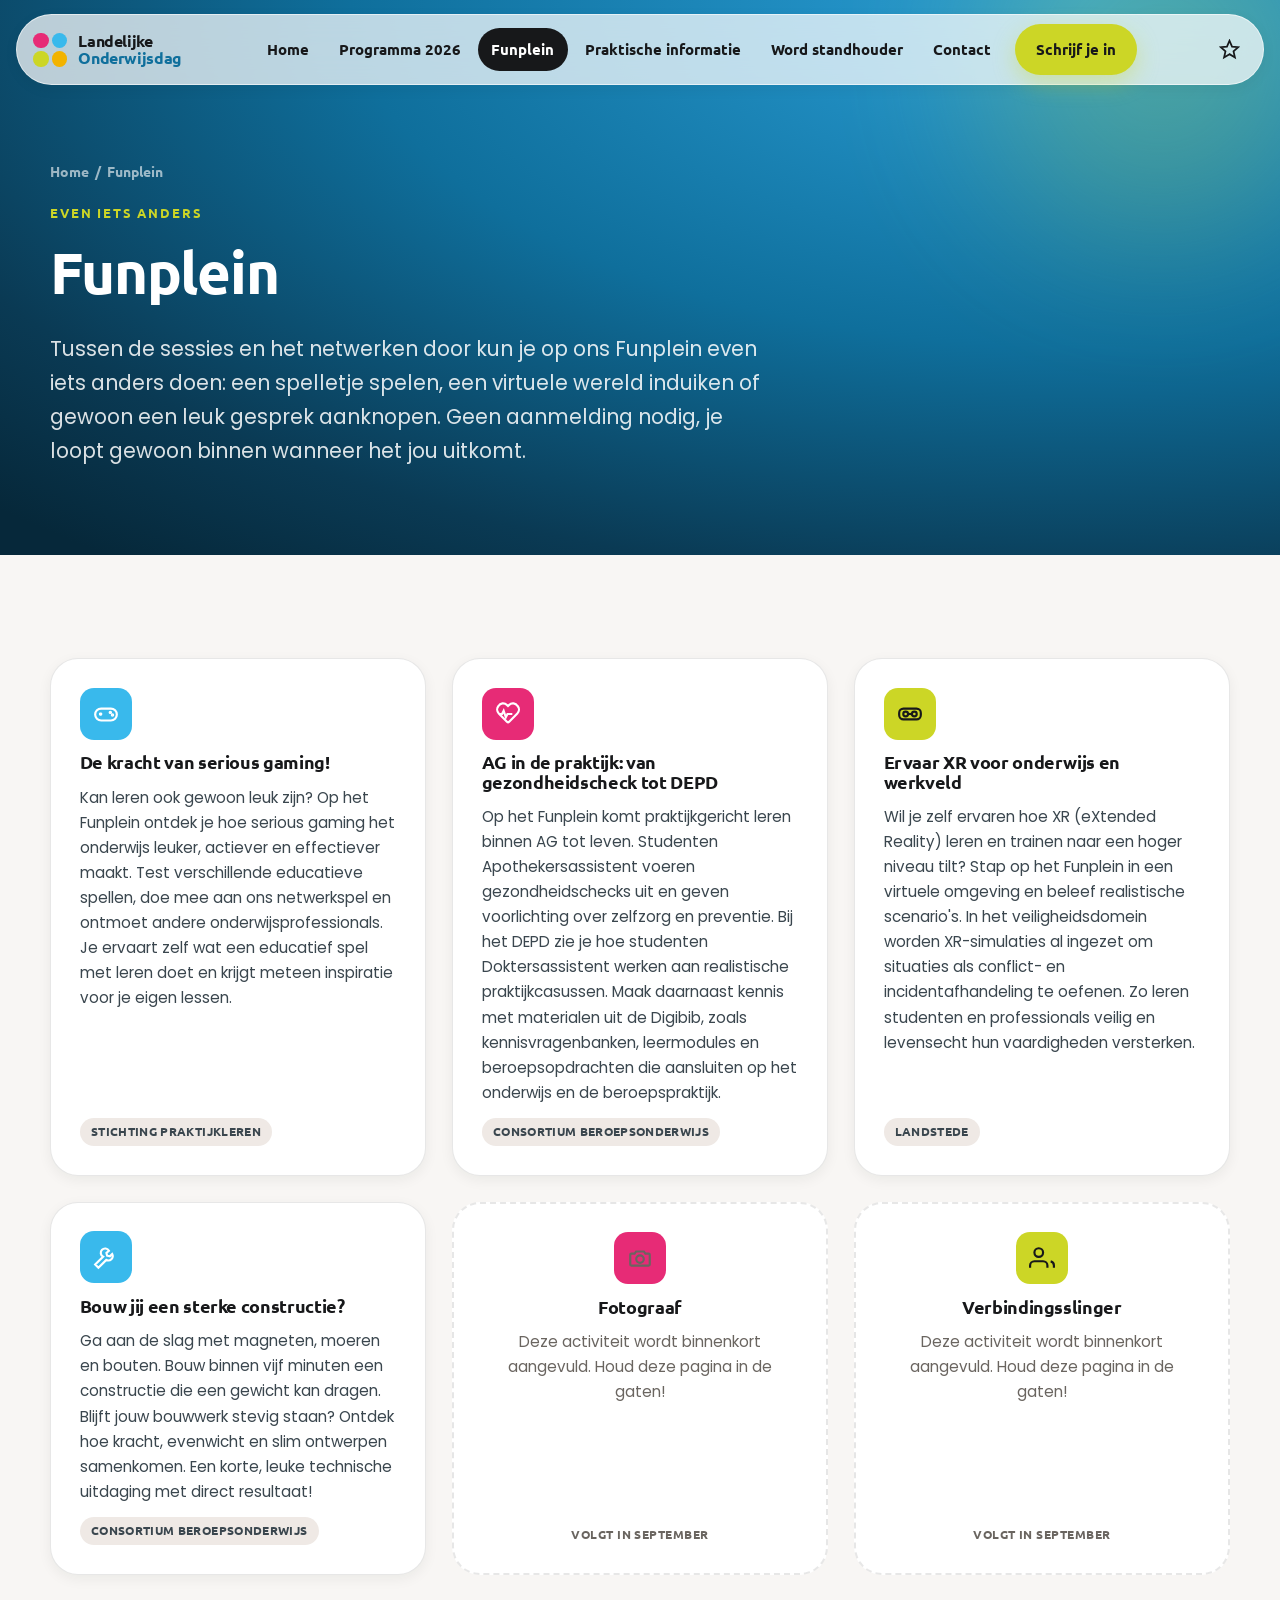
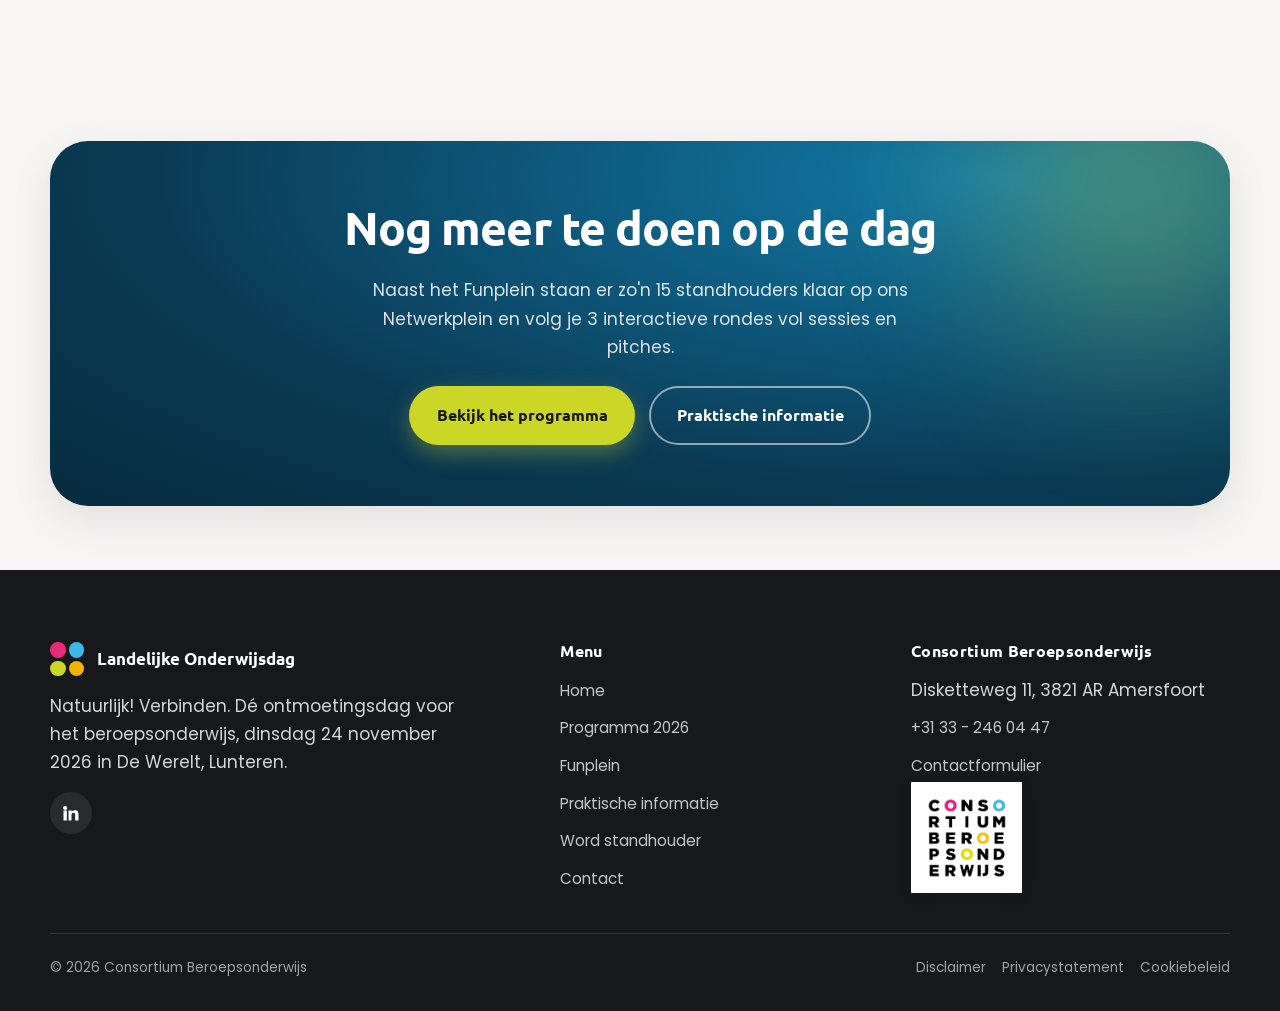
<file: funplein.html>
<!DOCTYPE html>
<html lang="nl">
<head>
<meta charset="UTF-8">
<meta name="viewport" content="width=device-width, initial-scale=1">
<title>Funplein | Landelijke Onderwijsdag 2026</title>
<meta name="description" content="Tussen de sessies door verzet je hoofd op ons Funplein: ontmoet collega's, ontdek serious gaming, XR en meer. Vrij inlopen, de hele dag.">
<link rel="canonical" href="https://landelijkeonderwijsdag.nl/funplein.html">
<meta property="og:url" content="https://landelijkeonderwijsdag.nl/funplein.html">
<meta property="og:image" content="/assets/og-image.png">
<meta property="og:image:width" content="1200">
<meta property="og:image:height" content="630">
<meta name="twitter:card" content="summary_large_image">
<meta name="twitter:image" content="/assets/og-image.png">
<link rel="icon" href="assets/favicon.svg?v=3" type="image/svg+xml">
<link rel="icon" type="image/png" sizes="32x32" href="assets/favicon-32.png?v=3">
<link rel="apple-touch-icon" sizes="180x180" href="assets/favicon-180.png?v=3">
<link rel="preconnect" href="https://fonts.googleapis.com">
<link rel="preconnect" href="https://fonts.gstatic.com" crossorigin>
<link href="https://fonts.googleapis.com/css2?family=Ubuntu:wght@500;700&family=Poppins:wght@300;400;500;600;700&display=swap" rel="stylesheet">
<script>document.documentElement.classList.add("js");</script>
<link rel="stylesheet" href="assets/styles.css?v=39">
</head>
<body>

<header class="site-header">
  <div class="bar">
    <a class="brand" href="index.html" aria-label="Landelijke Onderwijsdag home">
      <span class="brand-mark" aria-hidden="true"><i></i><i></i><i></i><i></i></span>
      <span class="brand-txt">Landelijke<br><b>Onderwijsdag</b></span>
    </a>
    <nav class="nav" id="nav" aria-label="Hoofdmenu">
      <a href="index.html">Home</a>
      <a href="programma.html">Programma 2026</a>
      <a href="funplein.html" class="active">Funplein</a>
      <a href="praktische-informatie.html">Praktische informatie</a>
      <a href="word-standhouder.html">Word standhouder</a>
      <a href="contact.html">Contact</a>
      <a href="https://consortiumbo.my.site.com/s/?id=a0PSb00000i4j0RMAQ&j=997424" class="btn" target="_blank" rel="noopener">Schrijf je in</a>
    </nav>
    <button class="nav-toggle" aria-label="Menu" aria-controls="nav" aria-expanded="false"><span></span><span></span><span></span></button>
  </div>
</header>
<div class="nav-backdrop"></div>

<section class="page-hero">
  <span class="blob"></span>
  <div class="container">
    <div class="breadcrumb"><a href="index.html">Home</a> &nbsp;/&nbsp; Funplein</div>
    <span class="eyebrow">Even iets anders</span>
    <h1>Funplein</h1>
    <p class="lead">Tussen de sessies en het netwerken door kun je op ons Funplein even iets anders doen: een spelletje spelen, een virtuele wereld induiken of gewoon een leuk gesprek aanknopen. Geen aanmelding nodig, je loopt gewoon binnen wanneer het jou uitkomt.</p>
  </div>
</section>

<section class="section">
  <div class="container">
    <div class="grid grid-3" style="align-items:stretch">

      <article class="fun-card reveal">
        <div class="fun-card__badge" aria-hidden="true"><svg viewBox="0 0 24 24" fill="none" stroke="currentColor" stroke-width="2"><rect x="2" y="7" width="20" height="11" rx="5.5"/><path d="M7 10.5v3M5.5 12h3"/><circle cx="16" cy="10.5" r=".6" fill="currentColor"/><circle cx="18" cy="13" r=".6" fill="currentColor"/></svg></div>
        <h3>De kracht van serious gaming!</h3>
        <p>Kan leren ook gewoon leuk zijn? Op het Funplein ontdek je hoe serious gaming het onderwijs leuker, actiever en effectiever maakt. Test verschillende educatieve spellen, doe mee aan ons netwerkspel en ontmoet andere onderwijsprofessionals. Je ervaart zelf wat een educatief spel met leren doet en krijgt meteen inspiratie voor je eigen lessen.</p>
        <span class="fun-card__org">Stichting Praktijkleren</span>
      </article>

      <article class="fun-card reveal d1">
        <div class="fun-card__badge" aria-hidden="true"><svg viewBox="0 0 24 24" fill="none" stroke="currentColor" stroke-width="2"><path d="M20.8 4.6a5 5 0 0 0-7.8-1L12 4.6l-1-1a5 5 0 0 0-7.8 1c-1.7 2-1.6 5 .3 7l7.5 7.5a1.5 1.5 0 0 0 2.1 0l7.5-7.5c1.9-2 2-5 .3-7z"/><path d="M4 12h2.5l1.5-3 2 6 1.5-3H16"/></svg></div>
        <h3>AG in de praktijk: van gezondheidscheck tot DEPD</h3>
        <p>Op het Funplein komt praktijkgericht leren binnen AG tot leven. Studenten Apothekersassistent voeren gezondheidschecks uit en geven voorlichting over zelfzorg en preventie. Bij het DEPD zie je hoe studenten Doktersassistent werken aan realistische praktijkcasussen. Maak daarnaast kennis met materialen uit de Digibib, zoals kennisvragenbanken, leermodules en beroepsopdrachten die aansluiten op het onderwijs en de beroepspraktijk.</p>
        <span class="fun-card__org">Consortium Beroepsonderwijs</span>
      </article>

      <article class="fun-card reveal d2">
        <div class="fun-card__badge" aria-hidden="true"><svg viewBox="0 0 24 24" fill="none" stroke="currentColor" stroke-width="2"><rect x="2" y="7" width="20" height="10" rx="4"/><circle cx="8" cy="12" r="2.2"/><circle cx="16" cy="12" r="2.2"/><path d="M10.2 12h3.6"/></svg></div>
        <h3>Ervaar XR voor onderwijs en werkveld</h3>
        <p>Wil je zelf ervaren hoe XR (eXtended Reality) leren en trainen naar een hoger niveau tilt? Stap op het Funplein in een virtuele omgeving en beleef realistische scenario's. In het veiligheidsdomein worden XR-simulaties al ingezet om situaties als conflict- en incidentafhandeling te oefenen. Zo leren studenten en professionals veilig en levensecht hun vaardigheden versterken.</p>
        <span class="fun-card__org">Landstede</span>
      </article>

      <article class="fun-card reveal">
        <div class="fun-card__badge" aria-hidden="true"><svg viewBox="0 0 24 24" fill="none" stroke="currentColor" stroke-width="2"><path d="M14.7 6.3a4 4 0 1 0-5.4 5.4L2 19l3 3 7.3-7.3a4 4 0 0 0 5.4-5.4l-2.1 2.1-2.6-.6-.6-2.6z"/></svg></div>
        <h3>Bouw jij een sterke constructie?</h3>
        <p>Ga aan de slag met magneten, moeren en bouten. Bouw binnen vijf minuten een constructie die een gewicht kan dragen. Blijft jouw bouwwerk stevig staan? Ontdek hoe kracht, evenwicht en slim ontwerpen samenkomen. Een korte, leuke technische uitdaging met direct resultaat!</p>
        <span class="fun-card__org">Consortium Beroepsonderwijs</span>
      </article>

      <article class="fun-card fun-card--soon reveal d1">
        <div class="fun-card__badge" aria-hidden="true"><svg viewBox="0 0 24 24" fill="none" stroke="currentColor" stroke-width="2"><path d="M4 8h3l1.4-2h7.2L17 8h3a1 1 0 0 1 1 1v9a1 1 0 0 1-1 1H4a1 1 0 0 1-1-1V9a1 1 0 0 1 1-1z"/><circle cx="12" cy="13" r="3.5"/></svg></div>
        <h3>Fotograaf</h3>
        <p>Deze activiteit wordt binnenkort aangevuld. Houd deze pagina in de gaten!</p>
        <span class="fun-card__tag">Volgt in september</span>
      </article>

      <article class="fun-card fun-card--soon reveal d2">
        <div class="fun-card__badge" aria-hidden="true"><svg viewBox="0 0 24 24" fill="none" stroke="currentColor" stroke-width="2"><path d="M17 21v-2a4 4 0 0 0-4-4H5a4 4 0 0 0-4 4v2"/><circle cx="9" cy="7" r="4"/><path d="M23 21v-2a4 4 0 0 0-3-3.87"/></svg></div>
        <h3>Verbindingsslinger</h3>
        <p>Deze activiteit wordt binnenkort aangevuld. Houd deze pagina in de gaten!</p>
        <span class="fun-card__tag">Volgt in september</span>
      </article>

    </div>
  </div>
</section>

<section class="section--tight">
  <div class="container">
    <div class="cta-band reveal">
      <h2>Nog meer te doen op de dag</h2>
      <p>Naast het Funplein staan er zo'n 15 standhouders klaar op ons Netwerkplein en volg je 3 interactieve rondes vol sessies en pitches.</p>
      <div class="btn-row" style="justify-content:center;margin-top:1.6rem">
        <a href="programma.html" class="btn">Bekijk het programma</a>
        <a href="praktische-informatie.html" class="btn btn--outline-light">Praktische informatie</a>
      </div>
    </div>
  </div>
</section>

<footer class="site-footer">
  <div class="container">
    <div class="footer-grid">
      <div>
        <div class="footer-brand"><span class="brand-mark" aria-hidden="true"><i></i><i></i><i></i><i></i></span><b>Landelijke Onderwijsdag</b></div>
        <p style="max-width:38ch">Natuurlijk! Verbinden. Dé ontmoetingsdag voor het beroepsonderwijs, dinsdag 24 november 2026 in De Werelt, Lunteren.</p>
        <div class="social"><a href="https://www.linkedin.com/company/consortiumberoepsonderwijs" target="_blank" rel="noopener" aria-label="LinkedIn"><svg viewBox="0 0 24 24" fill="currentColor"><path d="M4.98 3.5A2.5 2.5 0 1 1 5 8.5a2.5 2.5 0 0 1-.02-5zM3 9h4v12H3zM9 9h3.8v1.7h.05c.53-1 1.83-2.05 3.76-2.05C20.4 8.65 21 11 21 14.1V21h-4v-6.1c0-1.46-.03-3.35-2.04-3.35-2.04 0-2.36 1.6-2.36 3.25V21H9z"/></svg></a></div>
      </div>
      <div>
        <h4>Menu</h4>
        <ul class="footer-links">
          <li><a href="index.html">Home</a></li>
          <li><a href="programma.html">Programma 2026</a></li>
          <li><a href="funplein.html">Funplein</a></li>
          <li><a href="praktische-informatie.html">Praktische informatie</a></li>
          <li><a href="word-standhouder.html">Word standhouder</a></li>
          <li><a href="contact.html">Contact</a></li>
        </ul>
      </div>
      <div>
        <h4>Consortium Beroepsonderwijs</h4>
        <ul class="footer-links">
          <li>Disketteweg 11, 3821 AR Amersfoort</li>
          <li><a href="tel:+31332460447">+31 33 - 246 04 47</a></li>
          <li><a href="contact.html">Contactformulier</a></li>
        </ul>
        <div class="footer-consortium"><img src="assets/img/consortium-logo.png" alt="Consortium Beroepsonderwijs"></div>
      </div>
    </div>
    <div class="footer-bottom">
      <span>&copy; <span data-year>2026</span> Consortium Beroepsonderwijs</span>
      <nav><a href="disclaimer.html">Disclaimer</a><a href="privacystatement.html">Privacystatement</a><a href="cookiebeleid.html">Cookiebeleid</a></nav>
    </div>
  </div>
</footer>

<script src="assets/main.js?v=13"></script>
</body>
</html>
</file>
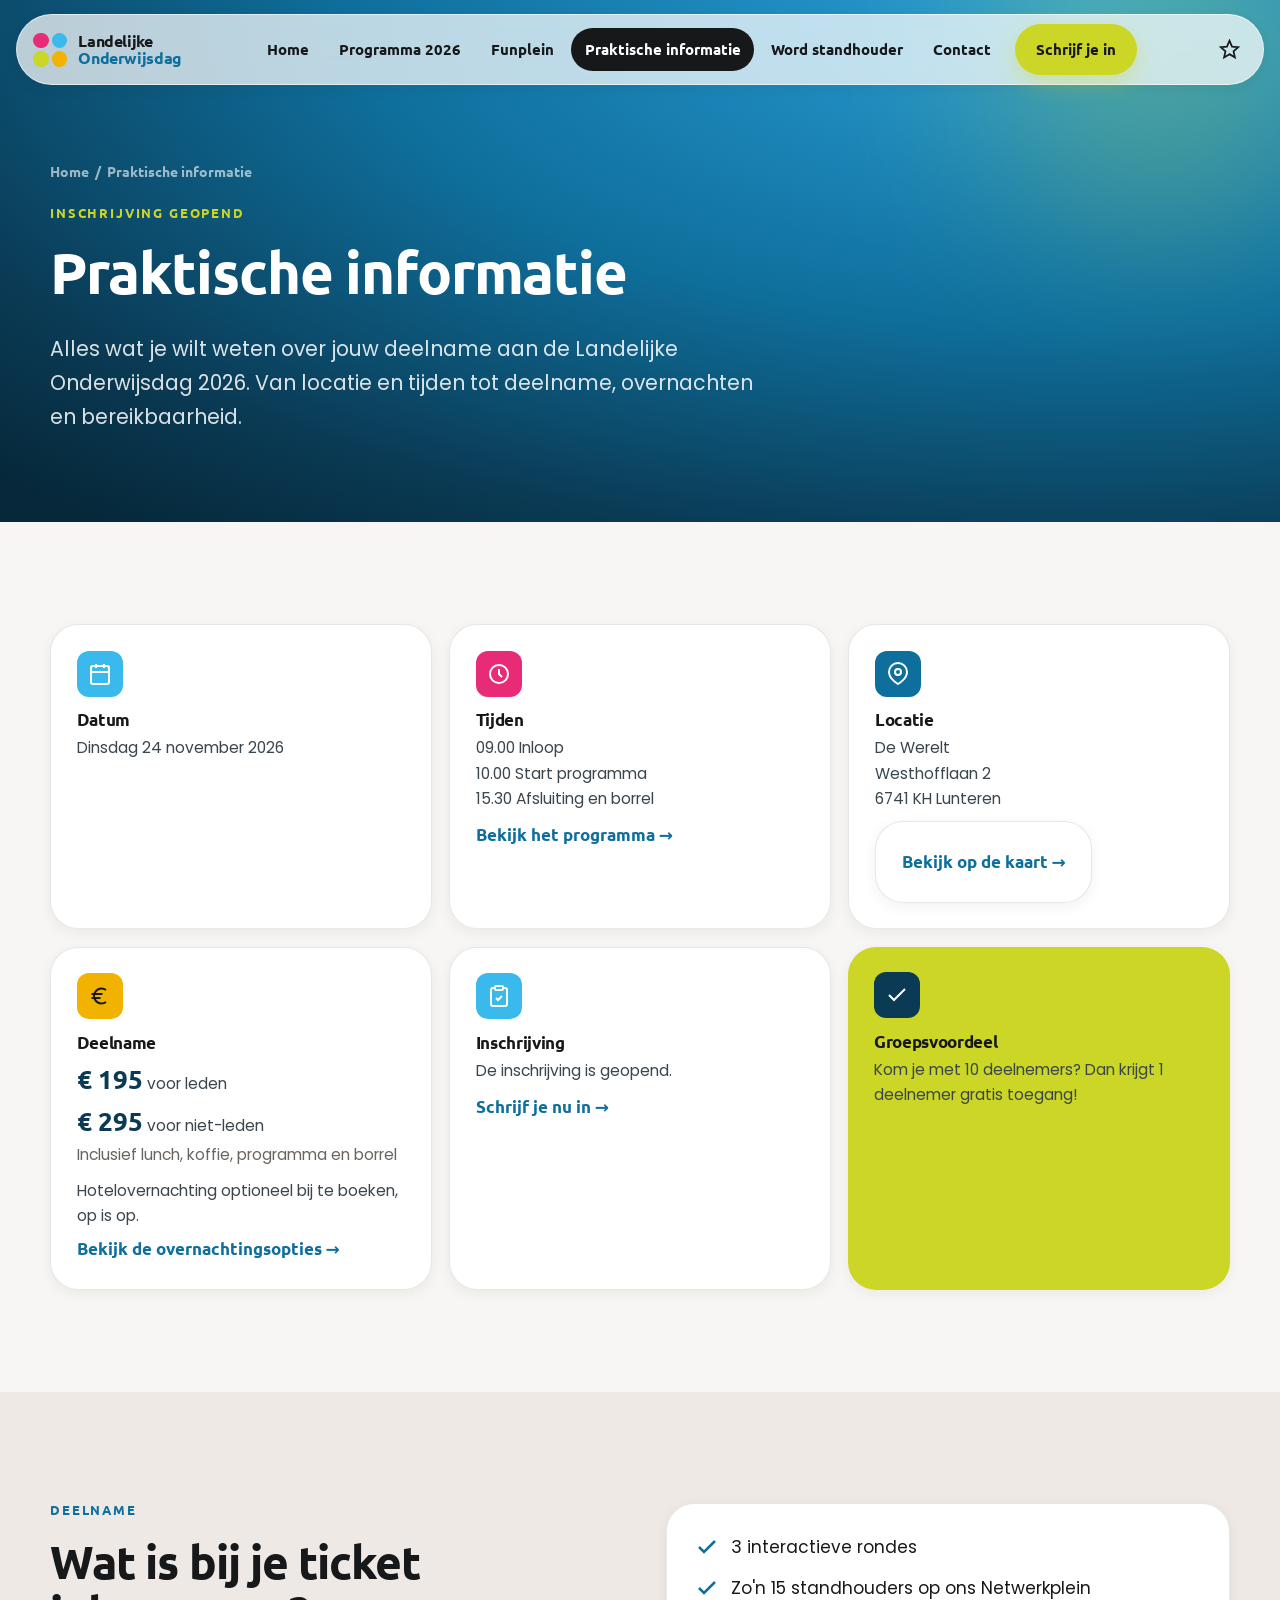
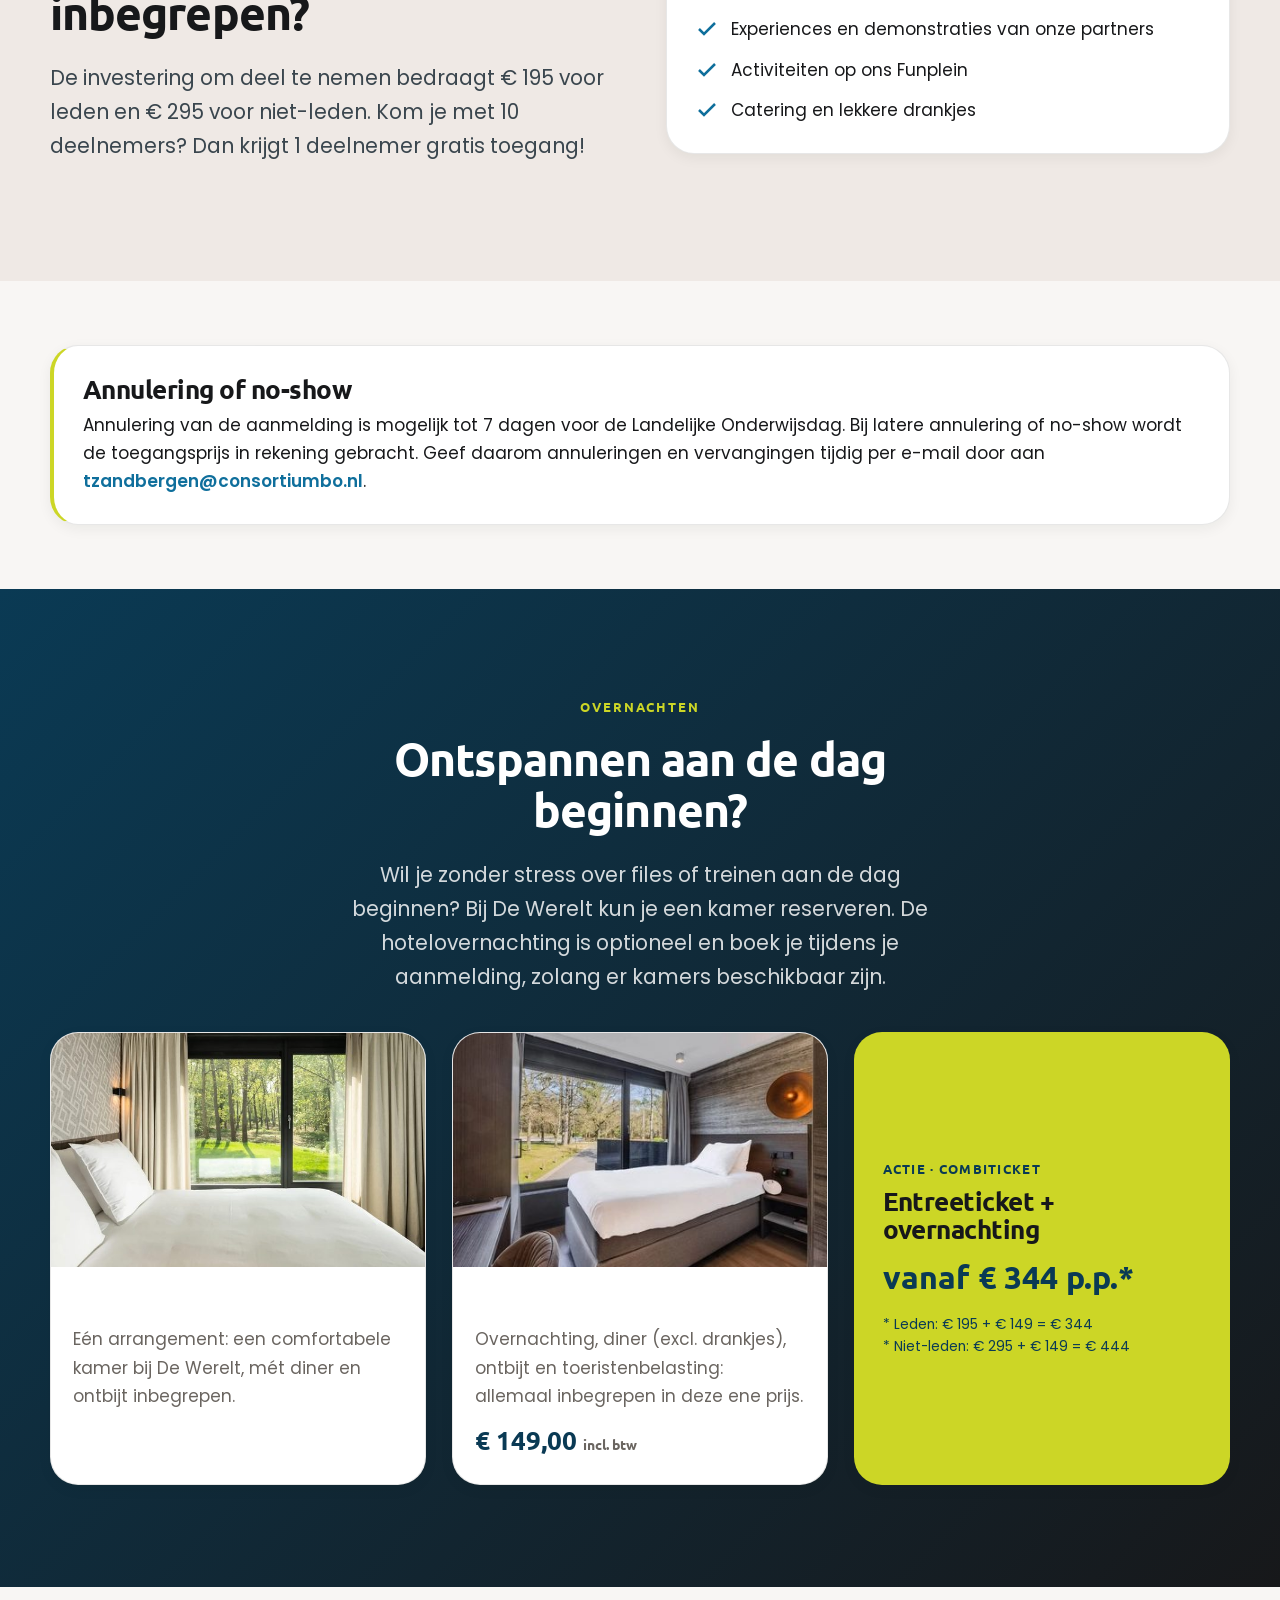
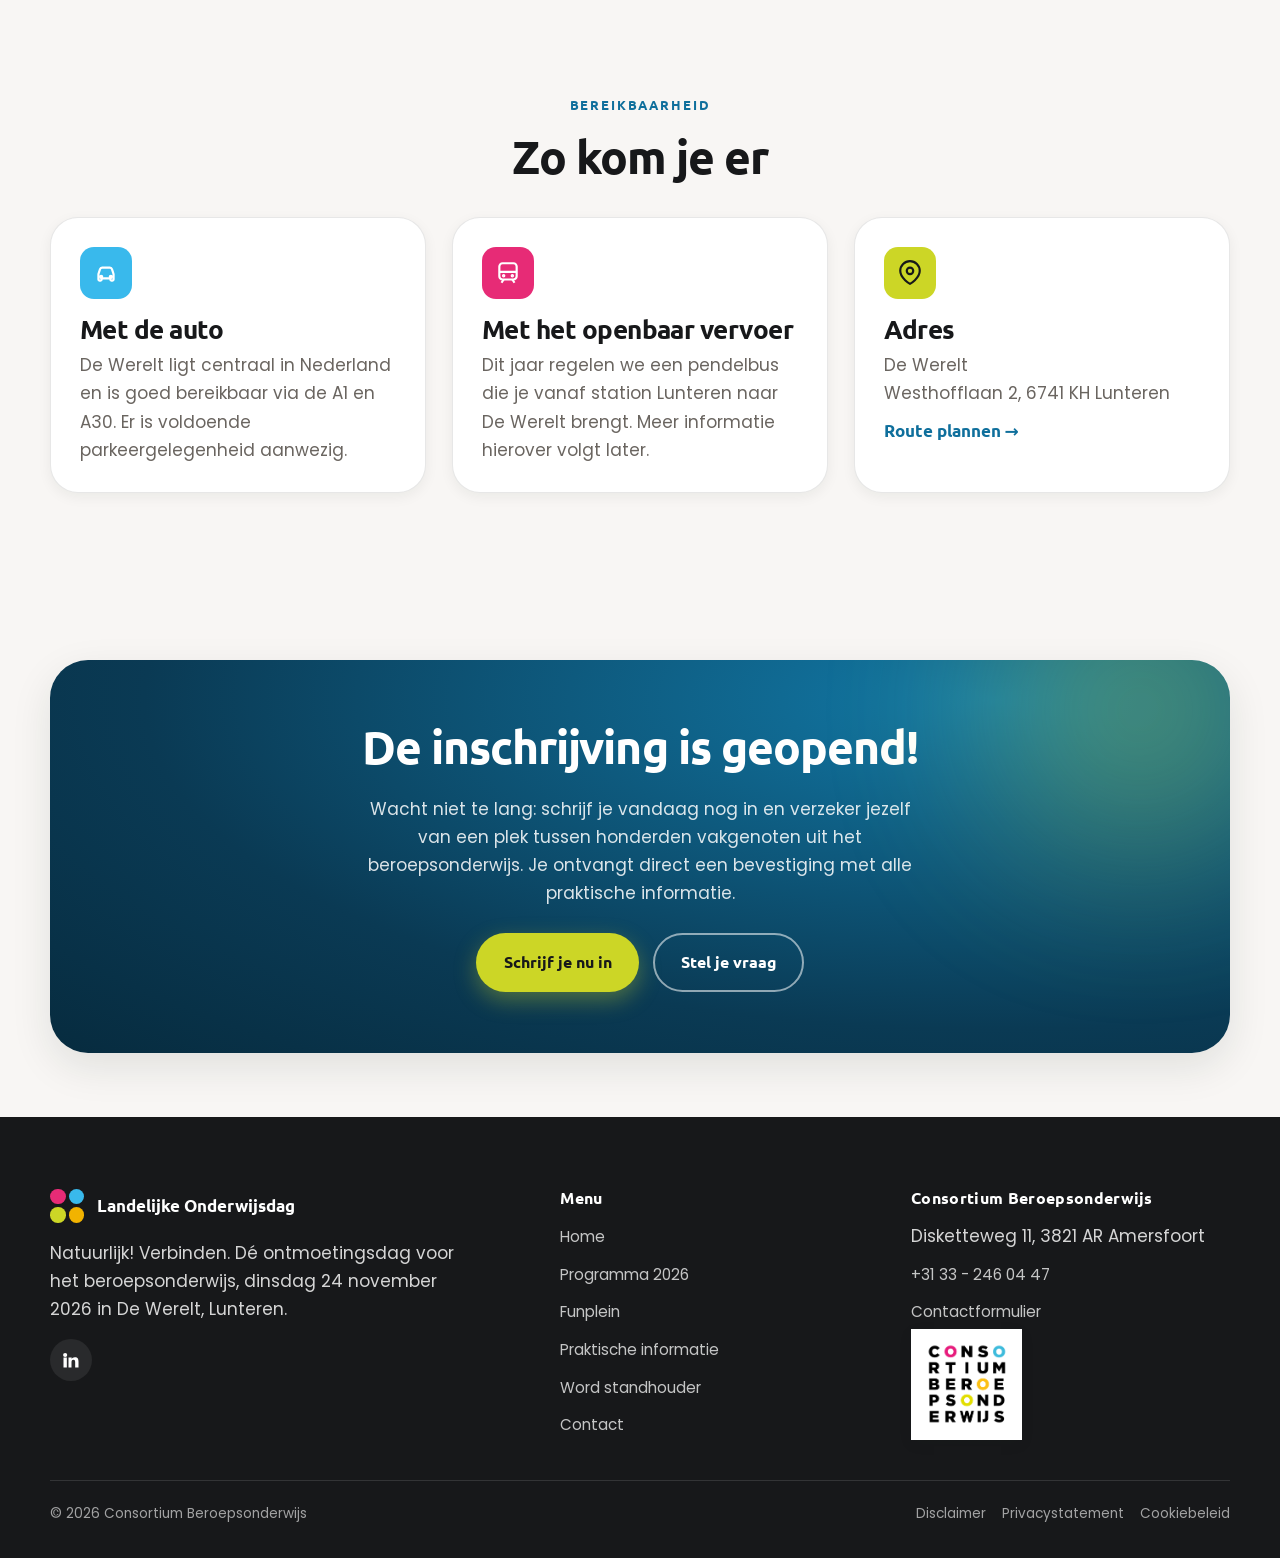
<file: praktische-informatie.html>
<!DOCTYPE html>
<html lang="nl">
<head>
<meta charset="UTF-8">
<meta name="viewport" content="width=device-width, initial-scale=1">
<title>Praktische informatie | Landelijke Onderwijsdag 2026</title>
<meta name="description" content="Alles over je deelname: datum, tijden, locatie De Werelt in Lunteren, deelnametarieven, hotelovernachting en bereikbaarheid.">
<link rel="canonical" href="https://landelijkeonderwijsdag.nl/praktische-informatie.html">
<meta property="og:url" content="https://landelijkeonderwijsdag.nl/praktische-informatie.html">
<meta property="og:image" content="/assets/og-image.png">
<meta property="og:image:width" content="1200">
<meta property="og:image:height" content="630">
<meta name="twitter:card" content="summary_large_image">
<meta name="twitter:image" content="/assets/og-image.png">
<link rel="icon" href="assets/favicon.svg?v=3" type="image/svg+xml">
<link rel="icon" type="image/png" sizes="32x32" href="assets/favicon-32.png?v=3">
<link rel="apple-touch-icon" sizes="180x180" href="assets/favicon-180.png?v=3">
<link rel="preconnect" href="https://fonts.googleapis.com">
<link rel="preconnect" href="https://fonts.gstatic.com" crossorigin>
<link href="https://fonts.googleapis.com/css2?family=Ubuntu:wght@500;700&family=Poppins:wght@300;400;500;600;700&display=swap" rel="stylesheet">
<script>document.documentElement.classList.add("js");</script>
<link rel="stylesheet" href="assets/styles.css?v=39">
</head>
<body>

<header class="site-header">
  <div class="bar">
    <a class="brand" href="index.html" aria-label="Landelijke Onderwijsdag home">
      <span class="brand-mark" aria-hidden="true"><i></i><i></i><i></i><i></i></span>
      <span class="brand-txt">Landelijke<br><b>Onderwijsdag</b></span>
    </a>
    <nav class="nav" id="nav" aria-label="Hoofdmenu">
      <a href="index.html">Home</a>
      <a href="programma.html">Programma 2026</a>
      <a href="funplein.html">Funplein</a>
      <a href="praktische-informatie.html" class="active">Praktische informatie</a>
      <a href="word-standhouder.html">Word standhouder</a>
      <a href="contact.html">Contact</a>
      <a href="https://consortiumbo.my.site.com/s/?id=a0PSb00000i4j0RMAQ&j=997424" class="btn" target="_blank" rel="noopener">Schrijf je in</a>
    </nav>
    <button class="nav-toggle" aria-label="Menu" aria-controls="nav" aria-expanded="false"><span></span><span></span><span></span></button>
  </div>
</header>
<div class="nav-backdrop"></div>

<section class="page-hero">
  <span class="blob"></span>
  <div class="container">
    <div class="breadcrumb"><a href="index.html">Home</a> &nbsp;/&nbsp; Praktische informatie</div>
    <span class="eyebrow">Inschrijving geopend</span>
    <h1>Praktische informatie</h1>
    <p class="lead">Alles wat je wilt weten over jouw deelname aan de Landelijke Onderwijsdag 2026. Van locatie en tijden tot deelname, overnachten en bereikbaarheid.</p>
  </div>
</section>

<!-- Kern info -->
<section class="section">
  <div class="container">
    <div class="info-grid">
      <div class="info-card reveal">
        <div class="ico"><svg viewBox="0 0 24 24" fill="none" stroke="currentColor" stroke-width="2"><rect x="3" y="4" width="18" height="18" rx="2"/><path d="M16 2v4M8 2v4M3 10h18"/></svg></div>
        <h3>Datum</h3><p>Dinsdag 24 november 2026</p>
      </div>
      <div class="info-card reveal d1">
        <div class="ico"><svg viewBox="0 0 24 24" fill="none" stroke="currentColor" stroke-width="2"><circle cx="12" cy="12" r="9"/><path d="M12 7v5l3 3"/></svg></div>
        <h3>Tijden</h3>
        <p>09.00 Inloop<br>10.00 Start programma<br>15.30 Afsluiting en borrel</p>
        <a href="programma.html" class="a.link" style="font-family:var(--font-head);font-weight:700;color:var(--forest);display:inline-flex;gap:.35rem;margin-top:.6rem">Bekijk het programma →</a>
      </div>
      <div class="info-card reveal d2">
        <div class="ico"><svg viewBox="0 0 24 24" fill="none" stroke="currentColor" stroke-width="2"><path d="M21 10c0 7-9 12-9 12s-9-5-9-12a9 9 0 0 1 18 0z"/><circle cx="12" cy="10" r="3"/></svg></div>
        <h3>Locatie</h3>
        <p>De Werelt<br>Westhofflaan 2<br>6741 KH Lunteren</p>
        <a href="https://www.google.com/maps/search/?api=1&query=De+Werelt+Westhofflaan+2+Lunteren" target="_blank" rel="noopener" class="exh a.link" style="font-family:var(--font-head);font-weight:700;color:var(--forest);display:inline-flex;gap:.35rem;margin-top:.6rem">Bekijk op de kaart →</a>
      </div>
      <div class="info-card reveal">
        <div class="ico"><svg viewBox="0 0 24 24" fill="none" stroke="currentColor" stroke-width="2"><path d="M18 6a7.5 7.5 0 1 0 0 12"/><path d="M3.5 10h11M3.5 14h9"/></svg></div>
        <h3>Deelname</h3>
        <p><span class="price-tag">€ 195</span> voor leden<br><span class="price-tag">€ 295</span> voor niet-leden<br><span class="muted">Inclusief lunch, koffie, programma en borrel</span></p>
        <p class="muted" style="margin-top:.6rem">Hotelovernachting optioneel bij te boeken, op is op.</p>
        <a href="#overnachten" class="a.link" style="font-family:var(--font-head);font-weight:700;color:var(--forest);display:inline-flex;gap:.35rem;margin-top:.4rem">Bekijk de overnachtingsopties →</a>
      </div>
      <div class="info-card reveal d1">
        <div class="ico"><svg viewBox="0 0 24 24" fill="none" stroke="currentColor" stroke-width="2"><path d="M16 4h2a2 2 0 0 1 2 2v14a2 2 0 0 1-2 2H6a2 2 0 0 1-2-2V6a2 2 0 0 1 2-2h2"/><rect x="8" y="2" width="8" height="4" rx="1"/><path d="M9 14l2 2 4-4"/></svg></div>
        <h3>Inschrijving</h3>
        <p>De inschrijving is geopend.</p>
        <a href="https://consortiumbo.my.site.com/s/?id=a0PSb00000i4j0RMAQ&j=997424" target="_blank" rel="noopener" class="a.link" style="font-family:var(--font-head);font-weight:700;color:var(--forest);display:inline-flex;gap:.35rem;margin-top:.6rem">Schrijf je nu in →</a>
      </div>
      <div class="info-card reveal d2" style="background:var(--lime);border:none">
        <div class="ico" style="background:var(--forest-deep)"><svg viewBox="0 0 24 24" fill="none" stroke="currentColor" stroke-width="2"><path d="M20 6 9 17l-5-5"/></svg></div>
        <h3>Groepsvoordeel</h3>
        <p>Kom je met 10 deelnemers? Dan krijgt 1 deelnemer gratis toegang!</p>
      </div>
    </div>
  </div>
</section>

<!-- Deelname detail -->
<section class="section sec-cream2">
  <div class="container split" style="align-items:center">
    <div class="reveal">
      <span class="eyebrow">Deelname</span>
      <h2>Wat is bij je ticket inbegrepen?</h2>
      <p class="lead">De investering om deel te nemen bedraagt € 195 voor leden en € 295 voor niet-leden. Kom je met 10 deelnemers? Dan krijgt 1 deelnemer gratis toegang!</p>
    </div>
    <div class="reveal d2">
      <ul class="check" style="background:var(--white);padding:1.8rem;border-radius:var(--r-lg);box-shadow:var(--sh-sm);border:1px solid var(--line)">
        <li><svg viewBox="0 0 24 24" fill="none" stroke="currentColor" stroke-width="2.5"><path d="M20 6 9 17l-5-5"/></svg>3 interactieve rondes</li>
        <li><svg viewBox="0 0 24 24" fill="none" stroke="currentColor" stroke-width="2.5"><path d="M20 6 9 17l-5-5"/></svg>Zo'n 15 standhouders op ons Netwerkplein</li>
        <li><svg viewBox="0 0 24 24" fill="none" stroke="currentColor" stroke-width="2.5"><path d="M20 6 9 17l-5-5"/></svg>Experiences en demonstraties van onze partners</li>
        <li><svg viewBox="0 0 24 24" fill="none" stroke="currentColor" stroke-width="2.5"><path d="M20 6 9 17l-5-5"/></svg>Activiteiten op ons Funplein</li>
        <li><svg viewBox="0 0 24 24" fill="none" stroke="currentColor" stroke-width="2.5"><path d="M20 6 9 17l-5-5"/></svg>Catering en lekkere drankjes</li>
      </ul>
    </div>
  </div>
</section>

<!-- Annulering -->
<section class="section--tight">
  <div class="container">
    <div class="card reveal" style="border-left:4px solid var(--lime)">
      <h3>Annulering of no-show</h3>
      <p style="margin:0">Annulering van de aanmelding is mogelijk tot 7 dagen voor de Landelijke Onderwijsdag. Bij latere annulering of no-show wordt de toegangsprijs in rekening gebracht. Geef daarom annuleringen en vervangingen tijdig per e-mail door aan <a href="mailto:tzandbergen@consortiumbo.nl?subject=Landelijke%20Onderwijsdag%202026" style="color:var(--forest);font-weight:600">tzandbergen@consortiumbo.nl</a>.</p>
    </div>
  </div>
</section>

<!-- Overnachting -->
<section id="overnachten" class="section sec-dark">
  <div class="container">
    <div class="center reveal" style="max-width:620px;margin-inline:auto">
      <span class="eyebrow" style="justify-content:center">Overnachten</span>
      <h2>Ontspannen aan de dag beginnen?</h2>
      <p class="lead" style="margin-inline:auto">Wil je zonder stress over files of treinen aan de dag beginnen? Bij De Werelt kun je een kamer reserveren. De hotelovernachting is optioneel en boek je tijdens je aanmelding, zolang er kamers beschikbaar zijn.</p>
    </div>
    <div class="grid grid-3" style="margin-top:2.4rem;align-items:stretch">
      <article class="card reveal" style="padding:0;overflow:hidden">
        <img src="assets/img/hotel-kamer.jpg" alt="Hotelkamer De Werelt" style="width:100%;aspect-ratio:16/10;object-fit:cover" loading="lazy">
        <div style="padding:1.4rem"><h3>Hotelovernachting</h3><p class="muted" style="margin:0">Eén arrangement: een comfortabele kamer bij De Werelt, mét diner en ontbijt inbegrepen.</p></div>
      </article>
      <article class="card reveal d1" style="padding:0;overflow:hidden">
        <img src="assets/img/hotel-deluxe.jpg" alt="Deluxe kamer De Werelt" style="width:100%;aspect-ratio:16/10;object-fit:cover" loading="lazy">
        <div style="padding:1.4rem">
          <h3>Arrangement: 1 persoon</h3>
          <p class="muted" style="margin:0 0 .6rem">Overnachting, diner (excl. drankjes), ontbijt en toeristenbelasting: allemaal inbegrepen in deze ene prijs.</p>
          <div class="price-tag">€ 149,00 <span style="font-size:.9rem;font-weight:600;color:var(--muted)">incl. btw</span></div>
        </div>
      </article>
      <article class="card reveal d2" style="background:var(--lime);border:none;display:flex;flex-direction:column;justify-content:center">
        <span style="font-family:var(--font-head);font-weight:700;font-size:.8rem;letter-spacing:.1em;text-transform:uppercase;color:var(--forest-deep)">Actie · combiticket</span>
        <h3 style="color:var(--ink);margin:.5rem 0">Entreeticket + overnachting</h3>
        <div class="price-tag" style="font-size:2rem">vanaf € 344 p.p.*</div>
        <p style="margin:.6rem 0 0;font-size:.86rem;color:var(--forest-deep)">* Leden: € 195 + € 149 = € 344<br>* Niet-leden: € 295 + € 149 = € 444</p>
      </article>
    </div>
  </div>
</section>

<!-- Bereikbaarheid -->
<section class="section">
  <div class="container">
    <div class="center reveal" style="max-width:560px;margin-inline:auto">
      <span class="eyebrow" style="justify-content:center">Bereikbaarheid</span>
      <h2>Zo kom je er</h2>
    </div>
    <div class="grid grid-3" style="margin-top:2.2rem">
      <div class="card reveal">
        <div class="ico"><svg viewBox="0 0 24 24" fill="none" stroke="currentColor" stroke-width="2"><path d="M5 13l1.5-4.5A2 2 0 0 1 8.4 7h7.2a2 2 0 0 1 1.9 1.5L19 13v5a1 1 0 0 1-1 1h-1a1 1 0 0 1-1-1v-1H8v1a1 1 0 0 1-1 1H6a1 1 0 0 1-1-1z"/><circle cx="7.5" cy="15.5" r="1"/><circle cx="16.5" cy="15.5" r="1"/></svg></div>
        <h3>Met de auto</h3>
        <p class="muted" style="margin:0">De Werelt ligt centraal in Nederland en is goed bereikbaar via de A1 en A30. Er is voldoende parkeergelegenheid aanwezig.</p>
      </div>
      <div class="card reveal d1">
        <div class="ico"><svg viewBox="0 0 24 24" fill="none" stroke="currentColor" stroke-width="2"><rect x="4" y="3" width="16" height="15" rx="3"/><path d="M4 11h16M8 18l-2 3M16 18l2 3"/><circle cx="8" cy="14.5" r=".6" fill="currentColor"/><circle cx="16" cy="14.5" r=".6" fill="currentColor"/></svg></div>
        <h3>Met het openbaar vervoer</h3>
        <p class="muted" style="margin:0">Dit jaar regelen we een pendelbus die je vanaf station Lunteren naar De Werelt brengt. Meer informatie hierover volgt later.</p>
      </div>
      <div class="card reveal d2">
        <div class="ico"><svg viewBox="0 0 24 24" fill="none" stroke="currentColor" stroke-width="2"><path d="M21 10c0 7-9 12-9 12s-9-5-9-12a9 9 0 0 1 18 0z"/><circle cx="12" cy="10" r="3"/></svg></div>
        <h3>Adres</h3>
        <p class="muted" style="margin:0 0 .6rem">De Werelt<br>Westhofflaan 2, 6741 KH Lunteren</p>
        <a href="https://www.google.com/maps/search/?api=1&query=De+Werelt+Westhofflaan+2+Lunteren" target="_blank" rel="noopener" style="font-family:var(--font-head);font-weight:700;color:var(--forest)">Route plannen →</a>
      </div>
    </div>
  </div>
</section>

<section class="section--tight">
  <div class="container">
    <div class="cta-band reveal">
      <h2>De inschrijving is geopend!</h2>
      <p>Wacht niet te lang: schrijf je vandaag nog in en verzeker jezelf van een plek tussen honderden vakgenoten uit het beroepsonderwijs. Je ontvangt direct een bevestiging met alle praktische informatie.</p>
      <div class="btn-row" style="justify-content:center;margin-top:1.6rem">
        <a href="https://consortiumbo.my.site.com/s/?id=a0PSb00000i4j0RMAQ&j=997424" class="btn" target="_blank" rel="noopener">Schrijf je nu in</a>
        <a href="contact.html" class="btn btn--outline-light">Stel je vraag</a>
      </div>
    </div>
  </div>
</section>

<footer class="site-footer">
  <div class="container">
    <div class="footer-grid">
      <div>
        <div class="footer-brand"><span class="brand-mark" aria-hidden="true"><i></i><i></i><i></i><i></i></span><b>Landelijke Onderwijsdag</b></div>
        <p style="max-width:38ch">Natuurlijk! Verbinden. Dé ontmoetingsdag voor het beroepsonderwijs, dinsdag 24 november 2026 in De Werelt, Lunteren.</p>
        <div class="social"><a href="https://www.linkedin.com/company/consortiumberoepsonderwijs" target="_blank" rel="noopener" aria-label="LinkedIn"><svg viewBox="0 0 24 24" fill="currentColor"><path d="M4.98 3.5A2.5 2.5 0 1 1 5 8.5a2.5 2.5 0 0 1-.02-5zM3 9h4v12H3zM9 9h3.8v1.7h.05c.53-1 1.83-2.05 3.76-2.05C20.4 8.65 21 11 21 14.1V21h-4v-6.1c0-1.46-.03-3.35-2.04-3.35-2.04 0-2.36 1.6-2.36 3.25V21H9z"/></svg></a></div>
      </div>
      <div>
        <h4>Menu</h4>
        <ul class="footer-links">
          <li><a href="index.html">Home</a></li>
          <li><a href="programma.html">Programma 2026</a></li>
          <li><a href="funplein.html">Funplein</a></li>
          <li><a href="praktische-informatie.html">Praktische informatie</a></li>
          <li><a href="word-standhouder.html">Word standhouder</a></li>
          <li><a href="contact.html">Contact</a></li>
        </ul>
      </div>
      <div>
        <h4>Consortium Beroepsonderwijs</h4>
        <ul class="footer-links">
          <li>Disketteweg 11, 3821 AR Amersfoort</li>
          <li><a href="tel:+31332460447">+31 33 - 246 04 47</a></li>
          <li><a href="contact.html">Contactformulier</a></li>
        </ul>
        <div class="footer-consortium"><img src="assets/img/consortium-logo.png" alt="Consortium Beroepsonderwijs"></div>
      </div>
    </div>
    <div class="footer-bottom">
      <span>&copy; <span data-year>2026</span> Consortium Beroepsonderwijs</span>
      <nav><a href="disclaimer.html">Disclaimer</a><a href="privacystatement.html">Privacystatement</a><a href="cookiebeleid.html">Cookiebeleid</a></nav>
    </div>
  </div>
</footer>

<script src="assets/main.js?v=13"></script>
</body>
</html>
</file>
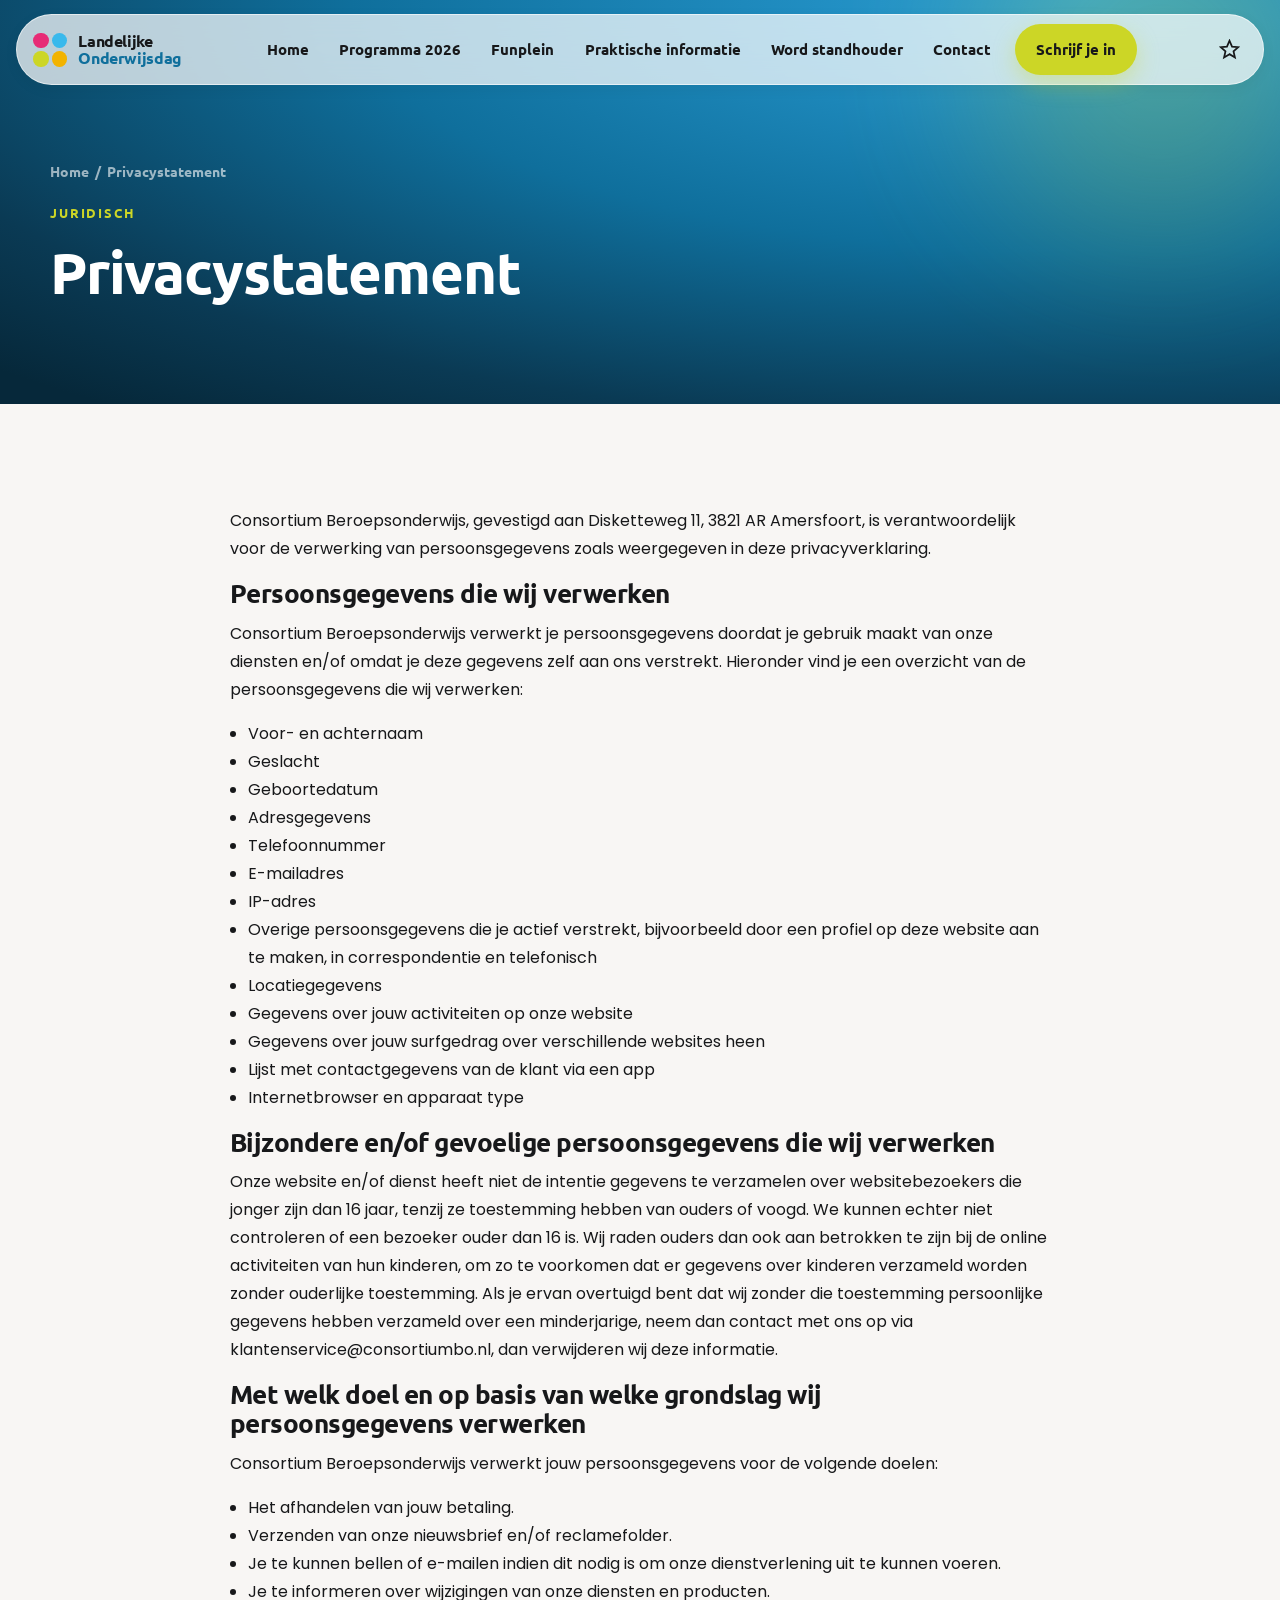
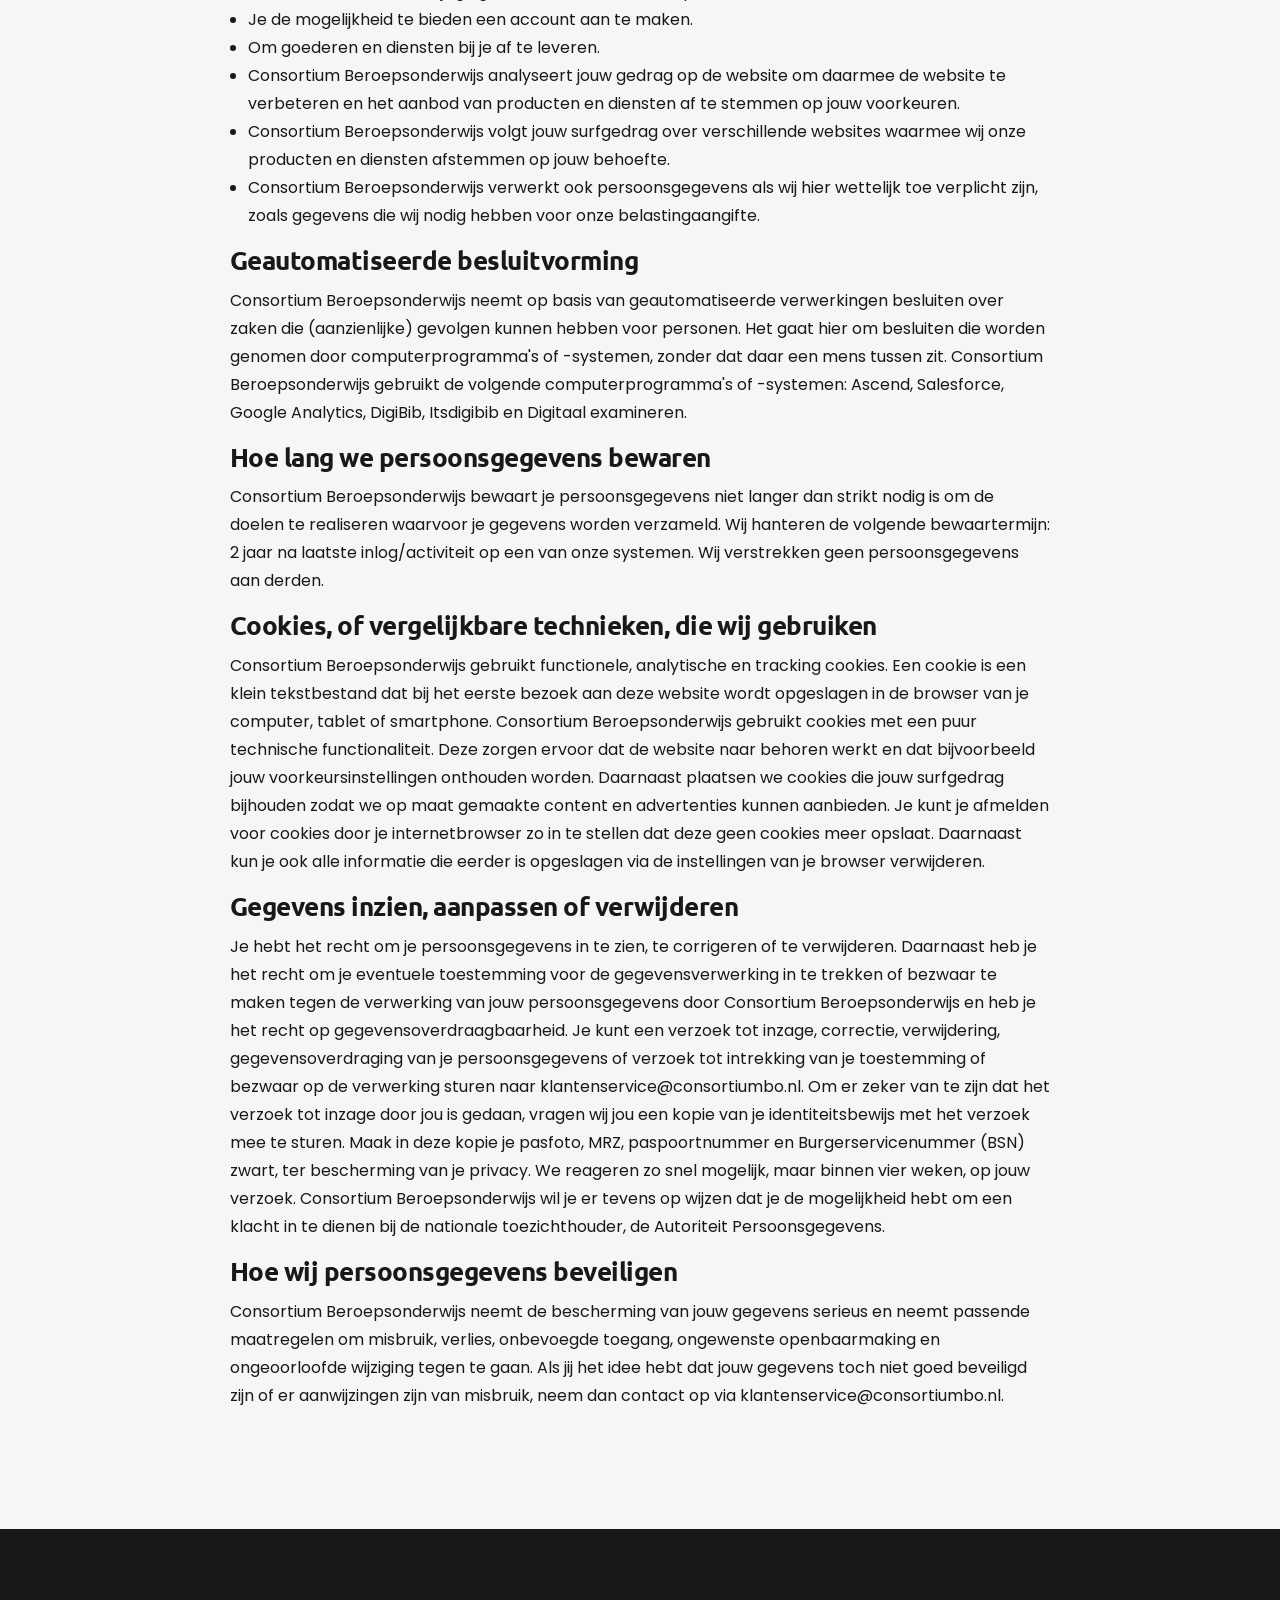
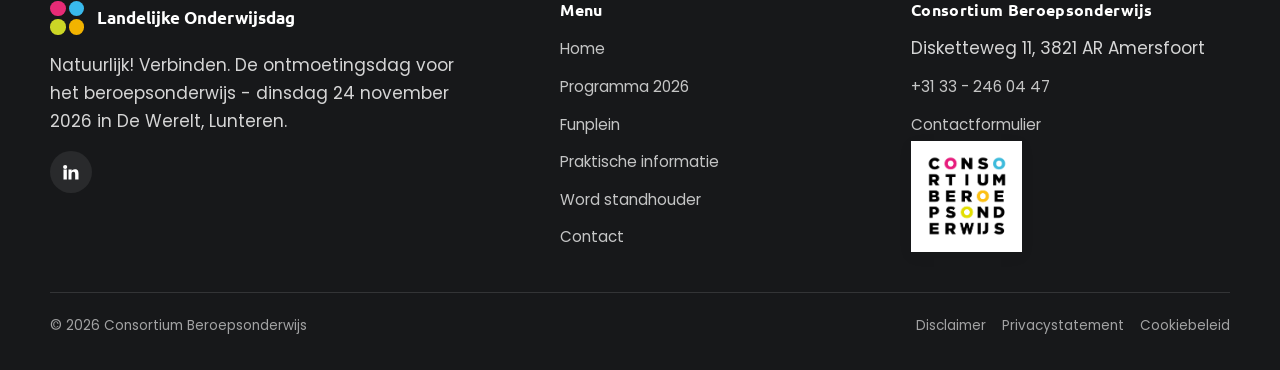
<file: privacystatement.html>
<!DOCTYPE html>
<html lang="nl">
<head>
<meta charset="UTF-8">
<meta name="viewport" content="width=device-width, initial-scale=1">
<title>Privacystatement | Landelijke Onderwijsdag 2026</title>
<meta name="description" content="Privacyverklaring van Consortium Beroepsonderwijs.">
<link rel="canonical" href="https://landelijkeonderwijsdag.nl/privacystatement.html">
<meta property="og:url" content="https://landelijkeonderwijsdag.nl/privacystatement.html">
<meta name="robots" content="noindex">
<meta property="og:image" content="/assets/og-image.png">
<meta property="og:image:width" content="1200">
<meta property="og:image:height" content="630">
<meta name="twitter:card" content="summary_large_image">
<meta name="twitter:image" content="/assets/og-image.png">
<link rel="icon" href="assets/favicon.svg?v=3" type="image/svg+xml">
<link rel="icon" type="image/png" sizes="32x32" href="assets/favicon-32.png?v=3">
<link rel="apple-touch-icon" sizes="180x180" href="assets/favicon-180.png?v=3">
<link rel="preconnect" href="https://fonts.googleapis.com">
<link rel="preconnect" href="https://fonts.gstatic.com" crossorigin>
<link href="https://fonts.googleapis.com/css2?family=Ubuntu:wght@500;700&family=Poppins:wght@300;400;500;600;700&display=swap" rel="stylesheet">
<script>document.documentElement.classList.add("js");</script>
<link rel="stylesheet" href="assets/styles.css?v=39">
</head>
<body>
<header class="site-header">
  <div class="bar">
    <a class="brand" href="index.html" aria-label="Landelijke Onderwijsdag home">
      <span class="brand-mark" aria-hidden="true"><i></i><i></i><i></i><i></i></span>
      <span class="brand-txt">Landelijke<br><b>Onderwijsdag</b></span>
    </a>
    <nav class="nav" id="nav" aria-label="Hoofdmenu">
      <a href="index.html">Home</a>
      <a href="programma.html">Programma 2026</a>
      <a href="funplein.html">Funplein</a>
      <a href="praktische-informatie.html">Praktische informatie</a>
      <a href="word-standhouder.html">Word standhouder</a>
      <a href="contact.html">Contact</a>
      <a href="https://consortiumbo.my.site.com/s/?id=a0PSb00000i4j0RMAQ&j=997424" class="btn" target="_blank" rel="noopener">Schrijf je in</a>
    </nav>
    <button class="nav-toggle" aria-label="Menu" aria-controls="nav" aria-expanded="false"><span></span><span></span><span></span></button>
  </div>
</header>
<div class="nav-backdrop"></div>

<section class="page-hero">
  <span class="blob"></span>
  <div class="container">
    <div class="breadcrumb"><a href="index.html">Home</a> &nbsp;/&nbsp; Privacystatement</div>
    <span class="eyebrow">Juridisch</span>
    <h1>Privacystatement</h1>
  </div>
</section>
<section class="section">
  <div class="container" style="max-width:820px">
    <div class="reveal" style="font-size:1rem;line-height:1.75">
<p>Consortium Beroepsonderwijs, gevestigd aan Disketteweg 11, 3821 AR Amersfoort, is verantwoordelijk voor de verwerking van persoonsgegevens zoals weergegeven in deze privacyverklaring.</p>
<h3>Persoonsgegevens die wij verwerken</h3>
<p>Consortium Beroepsonderwijs verwerkt je persoonsgegevens doordat je gebruik maakt van onze diensten en/of omdat je deze gegevens zelf aan ons verstrekt. Hieronder vind je een overzicht van de persoonsgegevens die wij verwerken:</p>
<ul>
<li>Voor- en achternaam</li><li>Geslacht</li><li>Geboortedatum</li><li>Adresgegevens</li><li>Telefoonnummer</li><li>E-mailadres</li><li>IP-adres</li>
<li>Overige persoonsgegevens die je actief verstrekt, bijvoorbeeld door een profiel op deze website aan te maken, in correspondentie en telefonisch</li>
<li>Locatiegegevens</li><li>Gegevens over jouw activiteiten op onze website</li>
<li>Gegevens over jouw surfgedrag over verschillende websites heen</li>
<li>Lijst met contactgegevens van de klant via een app</li><li>Internetbrowser en apparaat type</li>
</ul>
<h3>Bijzondere en/of gevoelige persoonsgegevens die wij verwerken</h3>
<p>Onze website en/of dienst heeft niet de intentie gegevens te verzamelen over websitebezoekers die jonger zijn dan 16 jaar, tenzij ze toestemming hebben van ouders of voogd. We kunnen echter niet controleren of een bezoeker ouder dan 16 is. Wij raden ouders dan ook aan betrokken te zijn bij de online activiteiten van hun kinderen, om zo te voorkomen dat er gegevens over kinderen verzameld worden zonder ouderlijke toestemming. Als je ervan overtuigd bent dat wij zonder die toestemming persoonlijke gegevens hebben verzameld over een minderjarige, neem dan contact met ons op via <a href="mailto:klantenservice@consortiumbo.nl">klantenservice@consortiumbo.nl</a>, dan verwijderen wij deze informatie.</p>
<h3>Met welk doel en op basis van welke grondslag wij persoonsgegevens verwerken</h3>
<p>Consortium Beroepsonderwijs verwerkt jouw persoonsgegevens voor de volgende doelen:</p>
<ul>
<li>Het afhandelen van jouw betaling.</li>
<li>Verzenden van onze nieuwsbrief en/of reclamefolder.</li>
<li>Je te kunnen bellen of e-mailen indien dit nodig is om onze dienstverlening uit te kunnen voeren.</li>
<li>Je te informeren over wijzigingen van onze diensten en producten.</li>
<li>Je de mogelijkheid te bieden een account aan te maken.</li>
<li>Om goederen en diensten bij je af te leveren.</li>
<li>Consortium Beroepsonderwijs analyseert jouw gedrag op de website om daarmee de website te verbeteren en het aanbod van producten en diensten af te stemmen op jouw voorkeuren.</li>
<li>Consortium Beroepsonderwijs volgt jouw surfgedrag over verschillende websites waarmee wij onze producten en diensten afstemmen op jouw behoefte.</li>
<li>Consortium Beroepsonderwijs verwerkt ook persoonsgegevens als wij hier wettelijk toe verplicht zijn, zoals gegevens die wij nodig hebben voor onze belastingaangifte.</li>
</ul>
<h3>Geautomatiseerde besluitvorming</h3>
<p>Consortium Beroepsonderwijs neemt op basis van geautomatiseerde verwerkingen besluiten over zaken die (aanzienlijke) gevolgen kunnen hebben voor personen. Het gaat hier om besluiten die worden genomen door computerprogramma's of -systemen, zonder dat daar een mens tussen zit. Consortium Beroepsonderwijs gebruikt de volgende computerprogramma's of -systemen: Ascend, Salesforce, Google Analytics, DigiBib, Itsdigibib en Digitaal examineren.</p>
<h3>Hoe lang we persoonsgegevens bewaren</h3>
<p>Consortium Beroepsonderwijs bewaart je persoonsgegevens niet langer dan strikt nodig is om de doelen te realiseren waarvoor je gegevens worden verzameld. Wij hanteren de volgende bewaartermijn: 2 jaar na laatste inlog/activiteit op een van onze systemen. Wij verstrekken geen persoonsgegevens aan derden.</p>
<h3>Cookies, of vergelijkbare technieken, die wij gebruiken</h3>
<p>Consortium Beroepsonderwijs gebruikt functionele, analytische en tracking cookies. Een cookie is een klein tekstbestand dat bij het eerste bezoek aan deze website wordt opgeslagen in de browser van je computer, tablet of smartphone. Consortium Beroepsonderwijs gebruikt cookies met een puur technische functionaliteit. Deze zorgen ervoor dat de website naar behoren werkt en dat bijvoorbeeld jouw voorkeursinstellingen onthouden worden. Daarnaast plaatsen we cookies die jouw surfgedrag bijhouden zodat we op maat gemaakte content en advertenties kunnen aanbieden. Je kunt je afmelden voor cookies door je internetbrowser zo in te stellen dat deze geen cookies meer opslaat. Daarnaast kun je ook alle informatie die eerder is opgeslagen via de instellingen van je browser verwijderen.</p>
<h3>Gegevens inzien, aanpassen of verwijderen</h3>
<p>Je hebt het recht om je persoonsgegevens in te zien, te corrigeren of te verwijderen. Daarnaast heb je het recht om je eventuele toestemming voor de gegevensverwerking in te trekken of bezwaar te maken tegen de verwerking van jouw persoonsgegevens door Consortium Beroepsonderwijs en heb je het recht op gegevensoverdraagbaarheid. Je kunt een verzoek tot inzage, correctie, verwijdering, gegevensoverdraging van je persoonsgegevens of verzoek tot intrekking van je toestemming of bezwaar op de verwerking sturen naar <a href="mailto:klantenservice@consortiumbo.nl">klantenservice@consortiumbo.nl</a>. Om er zeker van te zijn dat het verzoek tot inzage door jou is gedaan, vragen wij jou een kopie van je identiteitsbewijs met het verzoek mee te sturen. Maak in deze kopie je pasfoto, MRZ, paspoortnummer en Burgerservicenummer (BSN) zwart, ter bescherming van je privacy. We reageren zo snel mogelijk, maar binnen vier weken, op jouw verzoek. Consortium Beroepsonderwijs wil je er tevens op wijzen dat je de mogelijkheid hebt om een klacht in te dienen bij de nationale toezichthouder, de Autoriteit Persoonsgegevens.</p>
<h3>Hoe wij persoonsgegevens beveiligen</h3>
<p>Consortium Beroepsonderwijs neemt de bescherming van jouw gegevens serieus en neemt passende maatregelen om misbruik, verlies, onbevoegde toegang, ongewenste openbaarmaking en ongeoorloofde wijziging tegen te gaan. Als jij het idee hebt dat jouw gegevens toch niet goed beveiligd zijn of er aanwijzingen zijn van misbruik, neem dan contact op via <a href="mailto:klantenservice@consortiumbo.nl">klantenservice@consortiumbo.nl</a>.</p>
    </div>
  </div>
</section>
<footer class="site-footer">
  <div class="container">
    <div class="footer-grid">
      <div>
        <div class="footer-brand"><span class="brand-mark" aria-hidden="true"><i></i><i></i><i></i><i></i></span><b>Landelijke Onderwijsdag</b></div>
        <p style="max-width:38ch">Natuurlijk! Verbinden. De ontmoetingsdag voor het beroepsonderwijs - dinsdag 24 november 2026 in De Werelt, Lunteren.</p>
        <div class="social"><a href="https://www.linkedin.com/company/consortiumberoepsonderwijs" target="_blank" rel="noopener" aria-label="LinkedIn"><svg viewBox="0 0 24 24" fill="currentColor"><path d="M4.98 3.5A2.5 2.5 0 1 1 5 8.5a2.5 2.5 0 0 1-.02-5zM3 9h4v12H3zM9 9h3.8v1.7h.05c.53-1 1.83-2.05 3.76-2.05C20.4 8.65 21 11 21 14.1V21h-4v-6.1c0-1.46-.03-3.35-2.04-3.35-2.04 0-2.36 1.6-2.36 3.25V21H9z"/></svg></a></div>
      </div>
      <div>
        <h4>Menu</h4>
        <ul class="footer-links">
          <li><a href="index.html">Home</a></li>
          <li><a href="programma.html">Programma 2026</a></li>
          <li><a href="funplein.html">Funplein</a></li>
          <li><a href="praktische-informatie.html">Praktische informatie</a></li>
          <li><a href="word-standhouder.html">Word standhouder</a></li>
          <li><a href="contact.html">Contact</a></li>
        </ul>
      </div>
      <div>
        <h4>Consortium Beroepsonderwijs</h4>
        <ul class="footer-links">
          <li>Disketteweg 11, 3821 AR Amersfoort</li>
          <li><a href="tel:+31332460447">+31 33 - 246 04 47</a></li>
          <li><a href="contact.html">Contactformulier</a></li>
        </ul>
        <div class="footer-consortium"><img src="assets/img/consortium-logo.png" alt="Consortium Beroepsonderwijs"></div>
      </div>
    </div>
    <div class="footer-bottom">
      <span>&copy; <span data-year>2026</span> Consortium Beroepsonderwijs</span>
      <nav><a href="disclaimer.html">Disclaimer</a><a href="privacystatement.html">Privacystatement</a><a href="cookiebeleid.html">Cookiebeleid</a></nav>
    </div>
  </div>
</footer>
<script src="assets/main.js?v=13"></script>
</body>
</html>
</file>
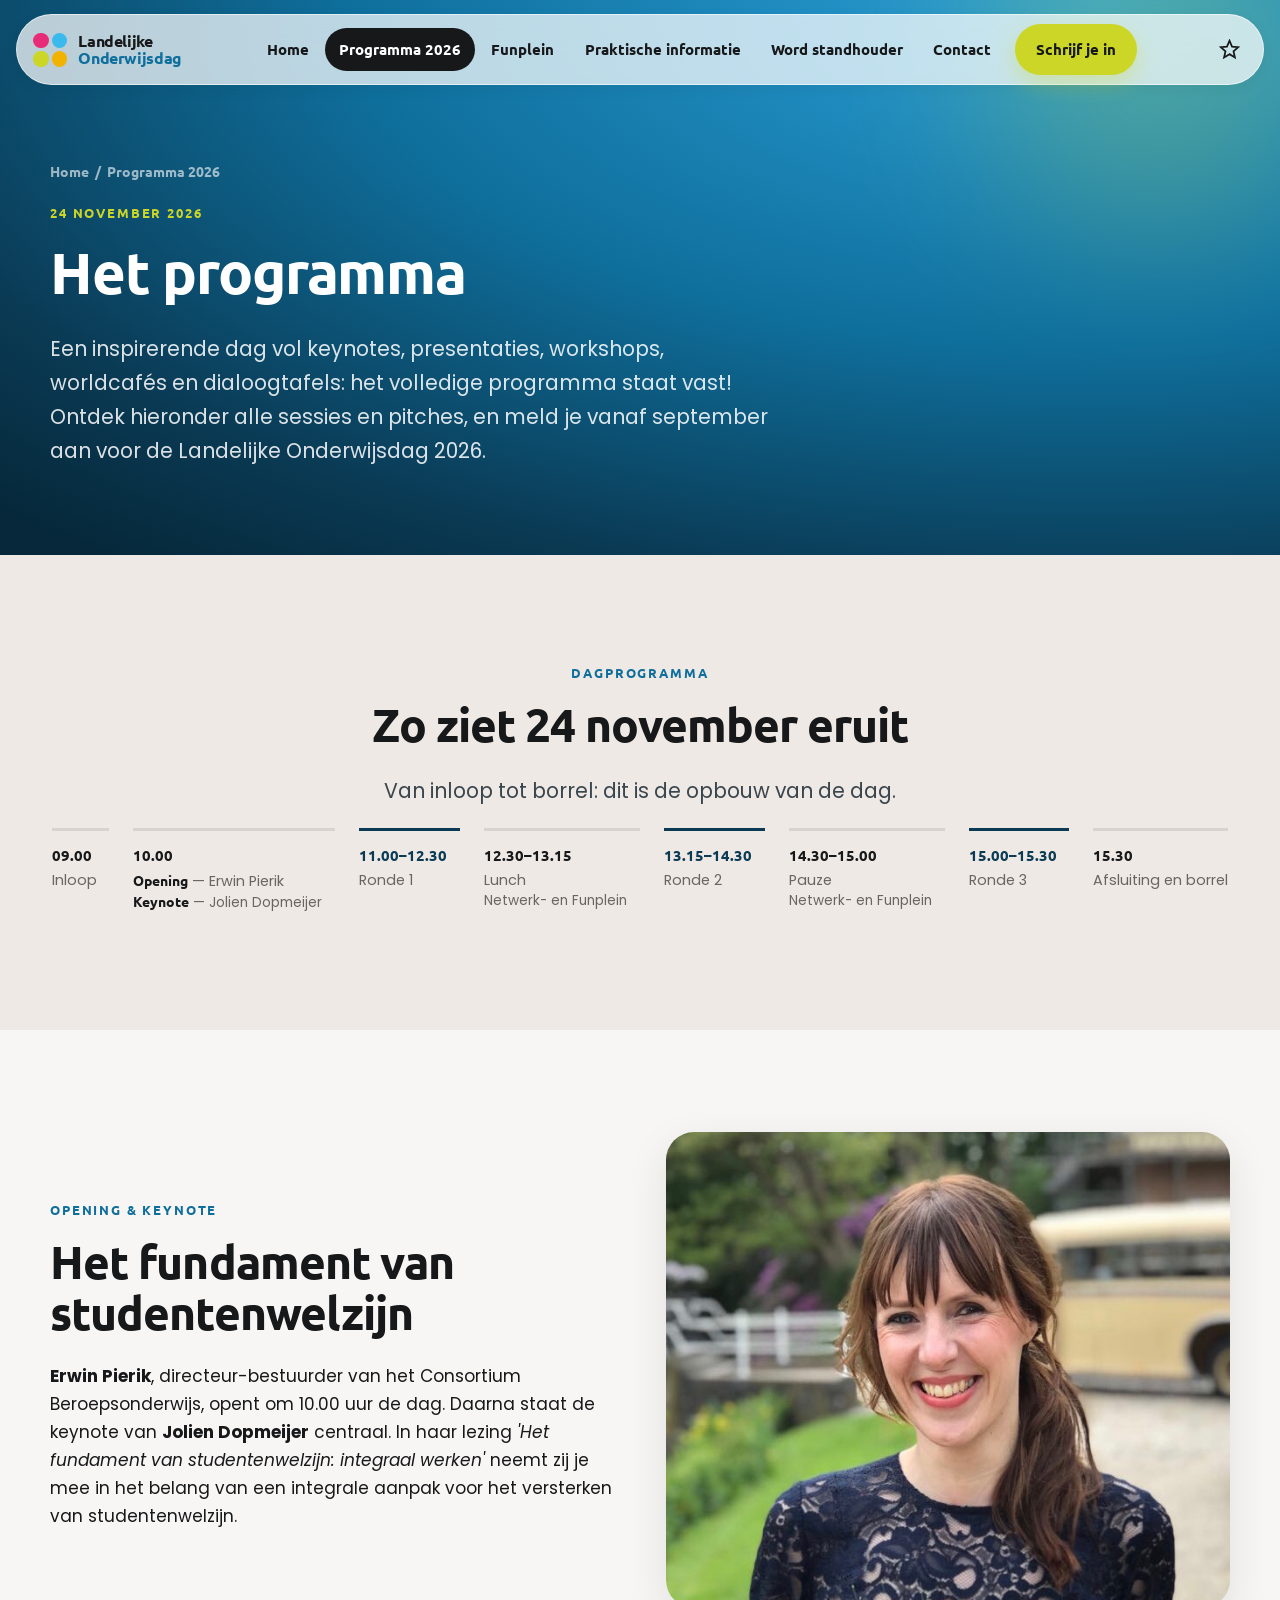
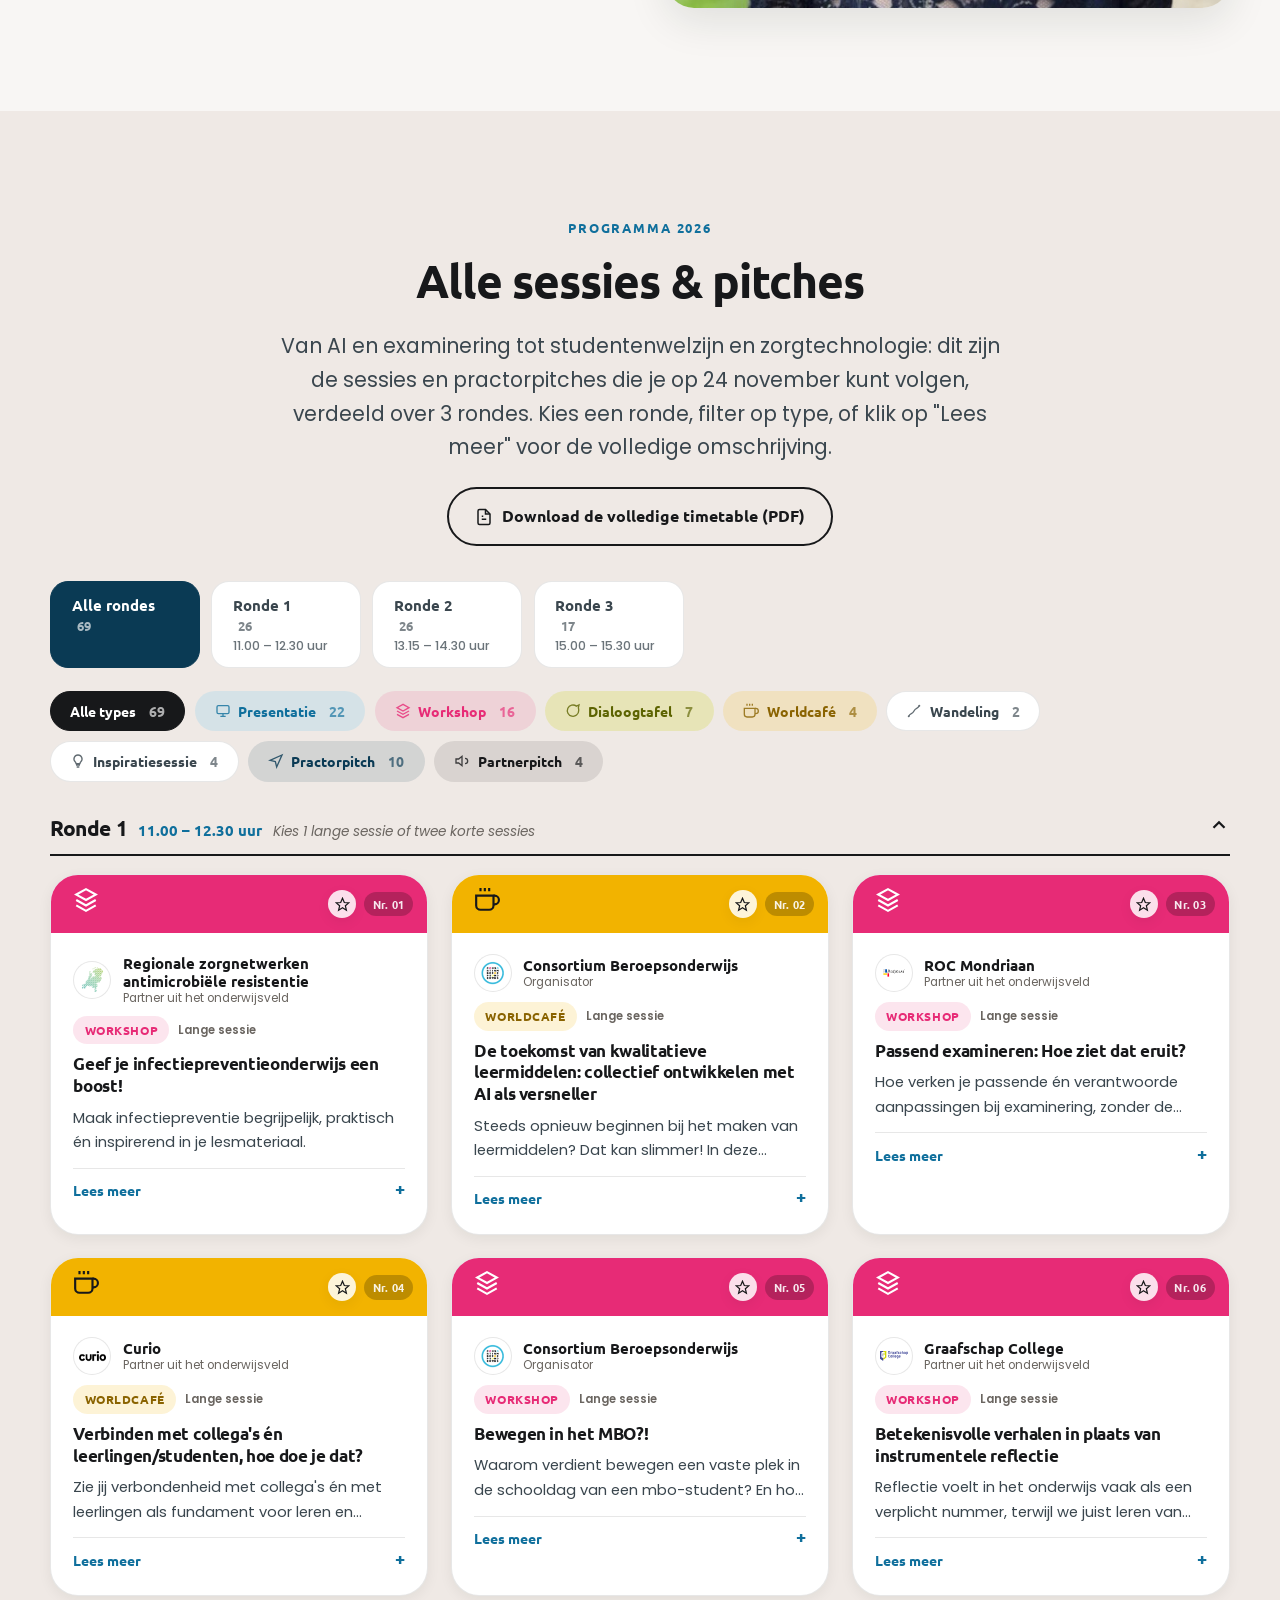
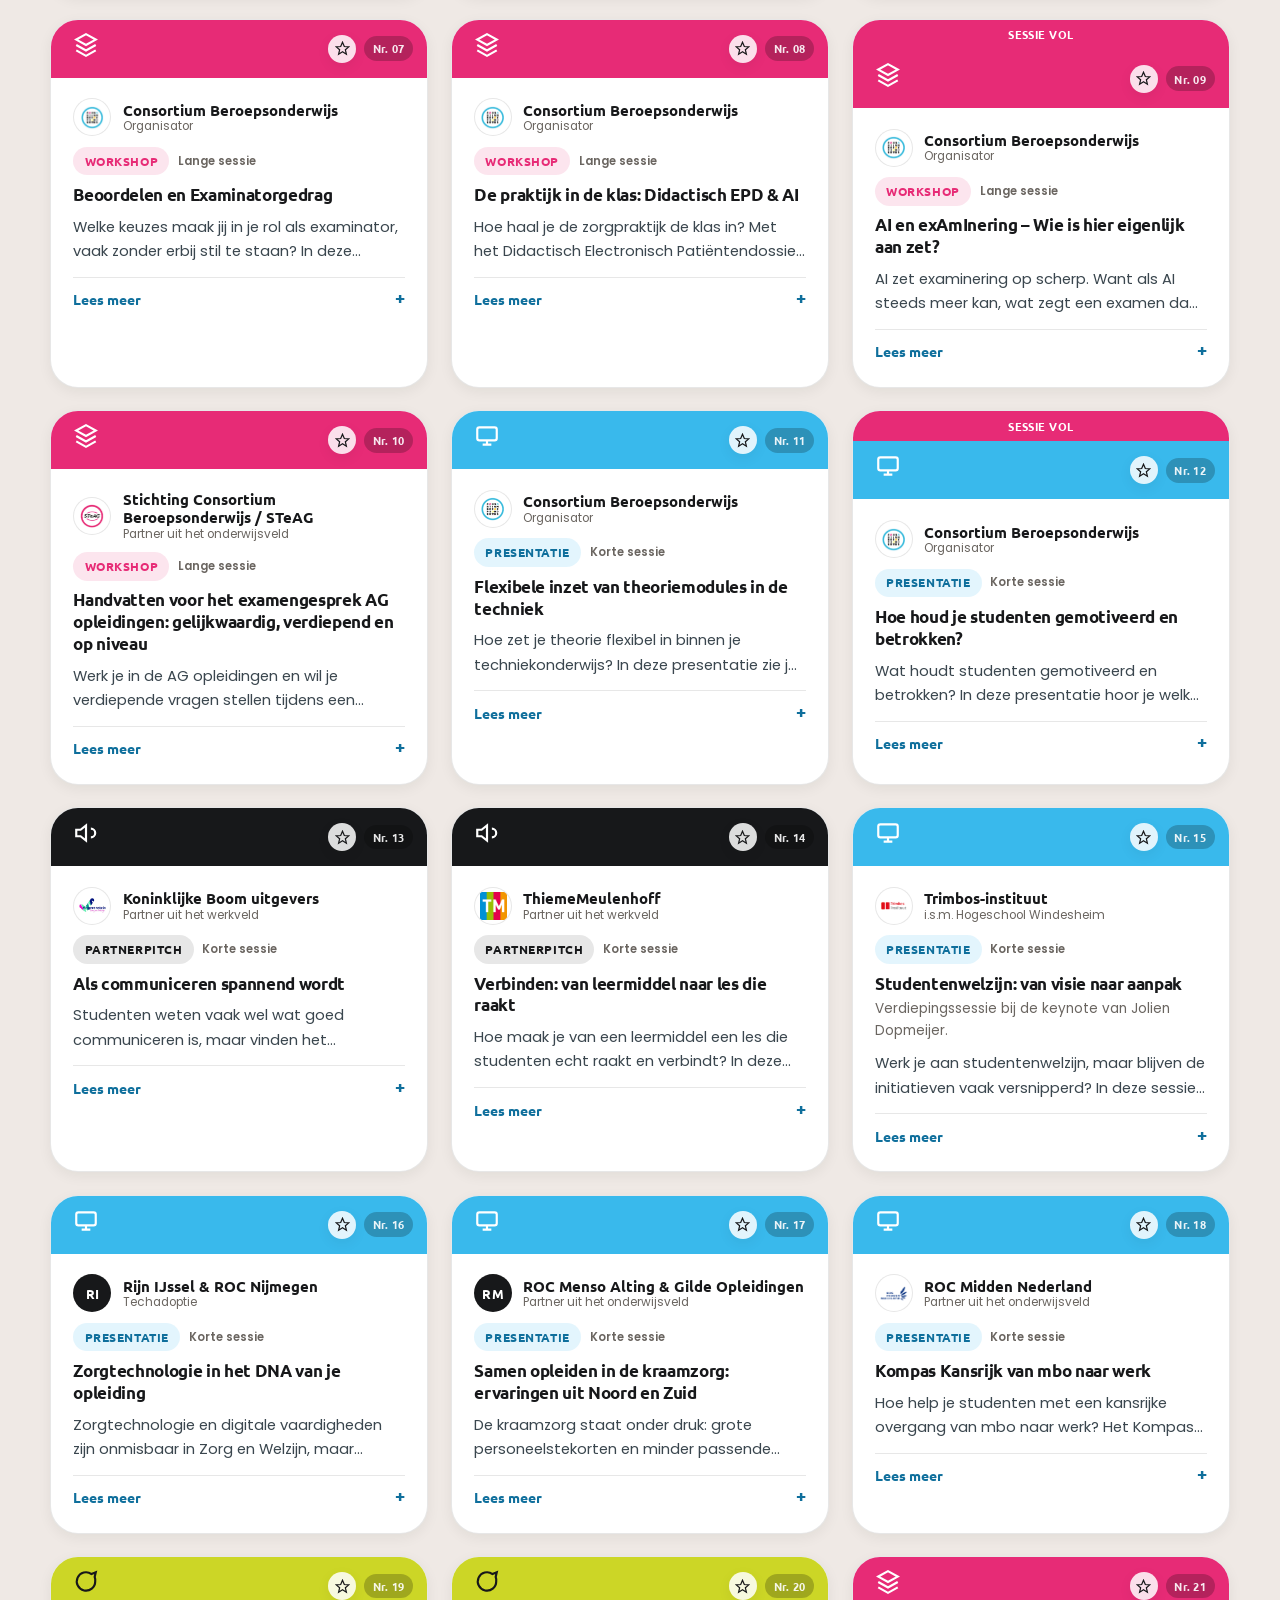
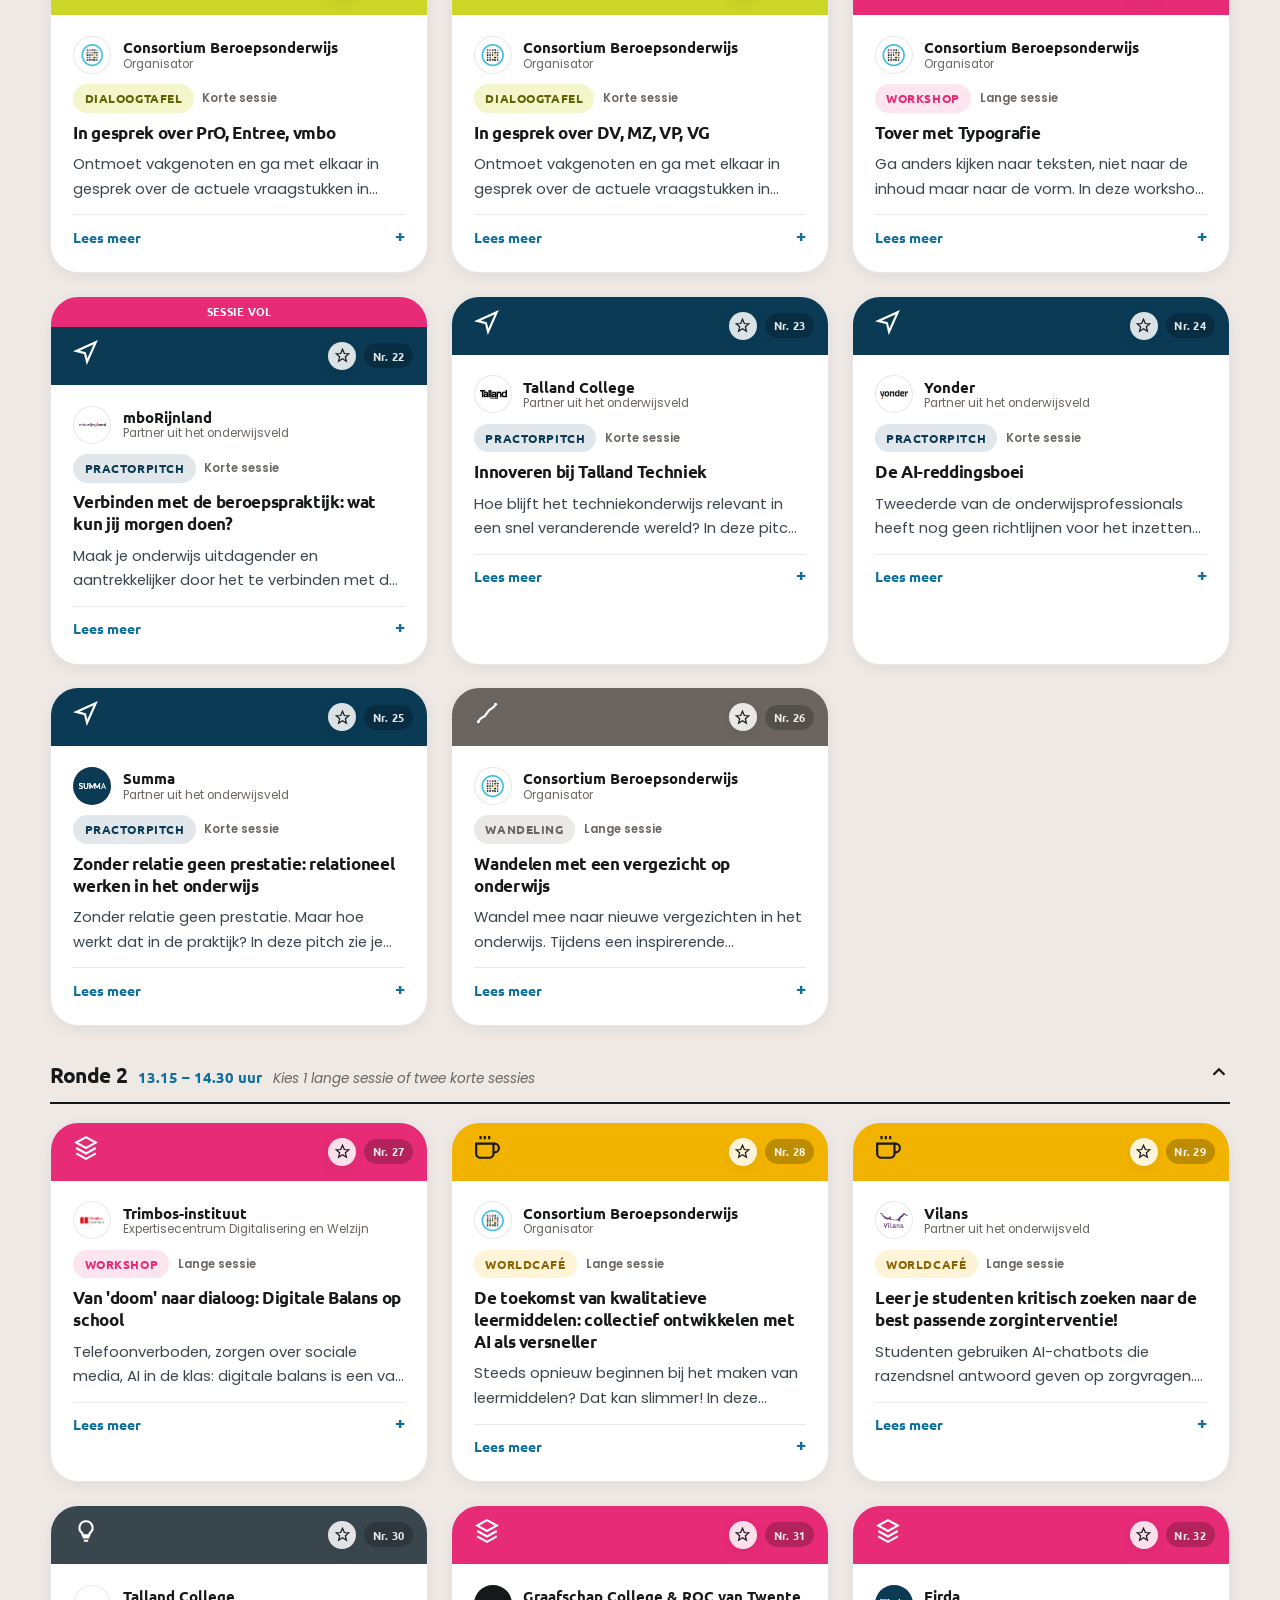
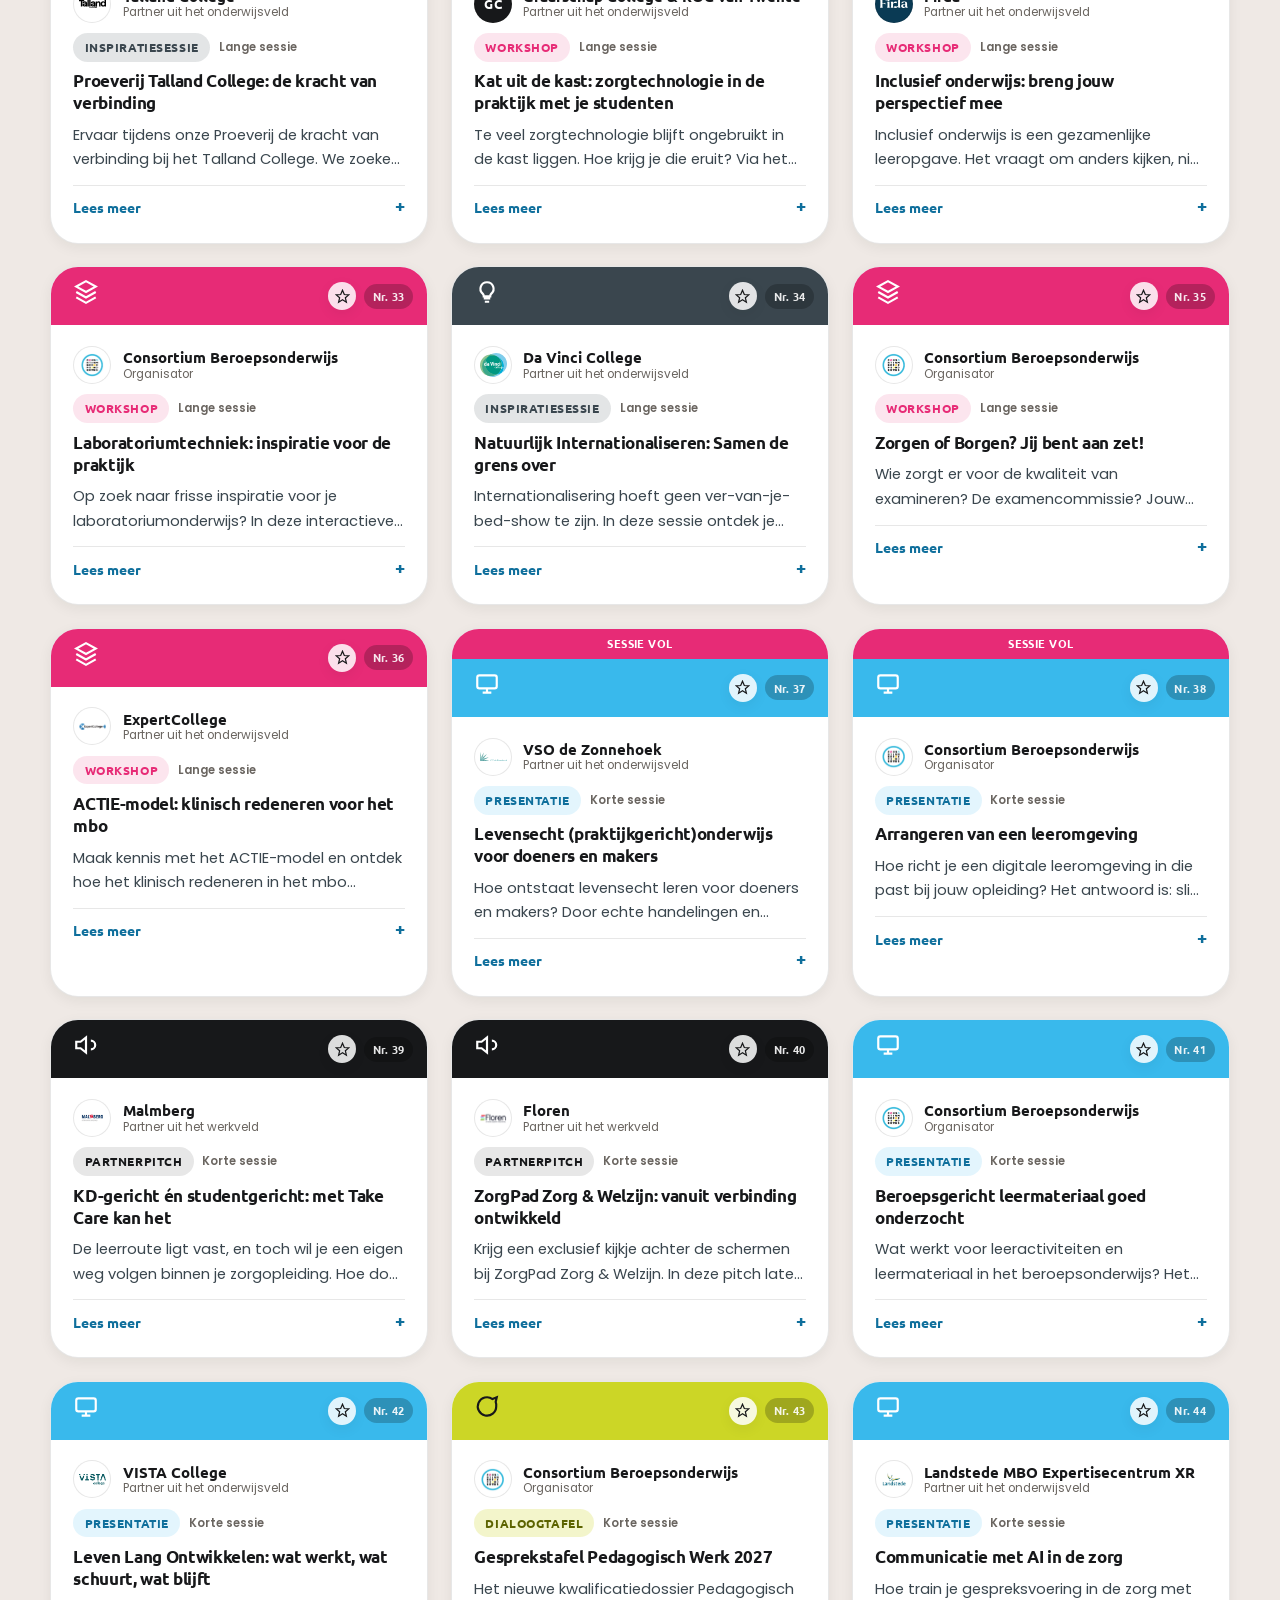
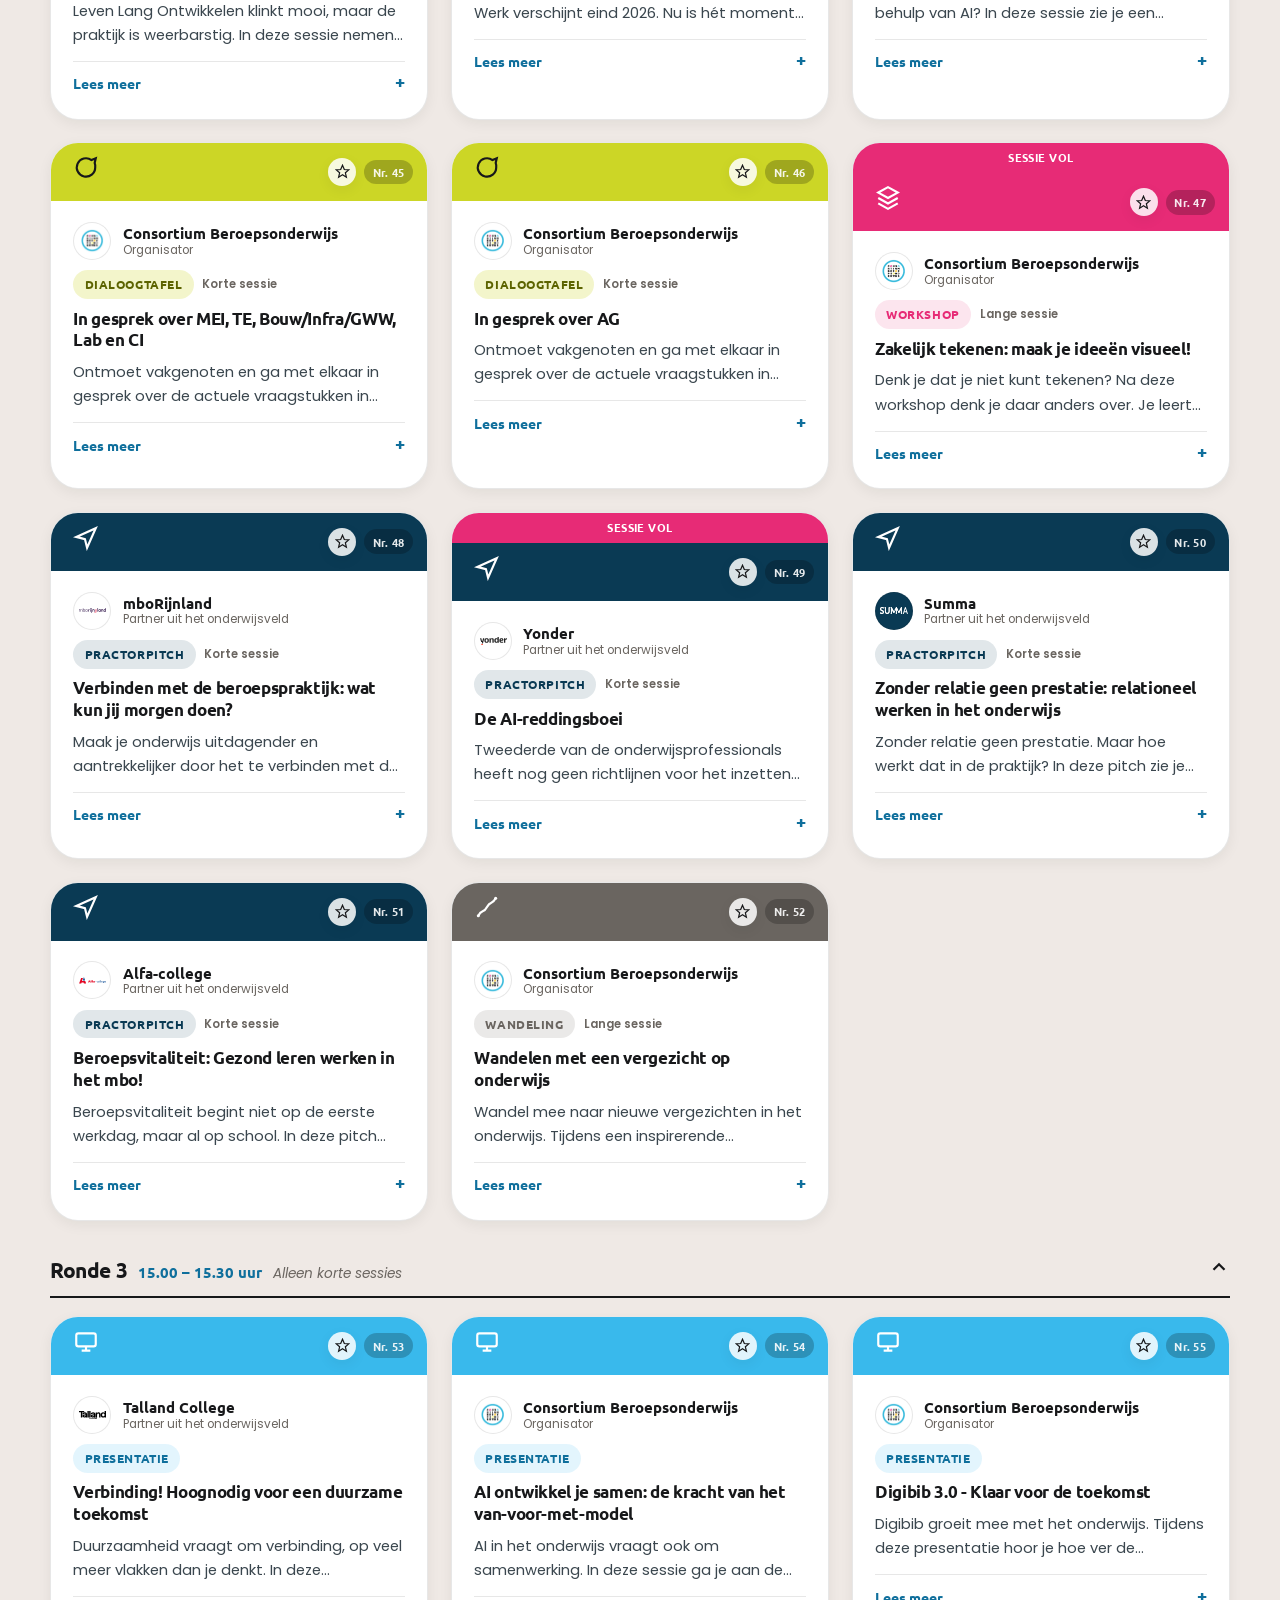
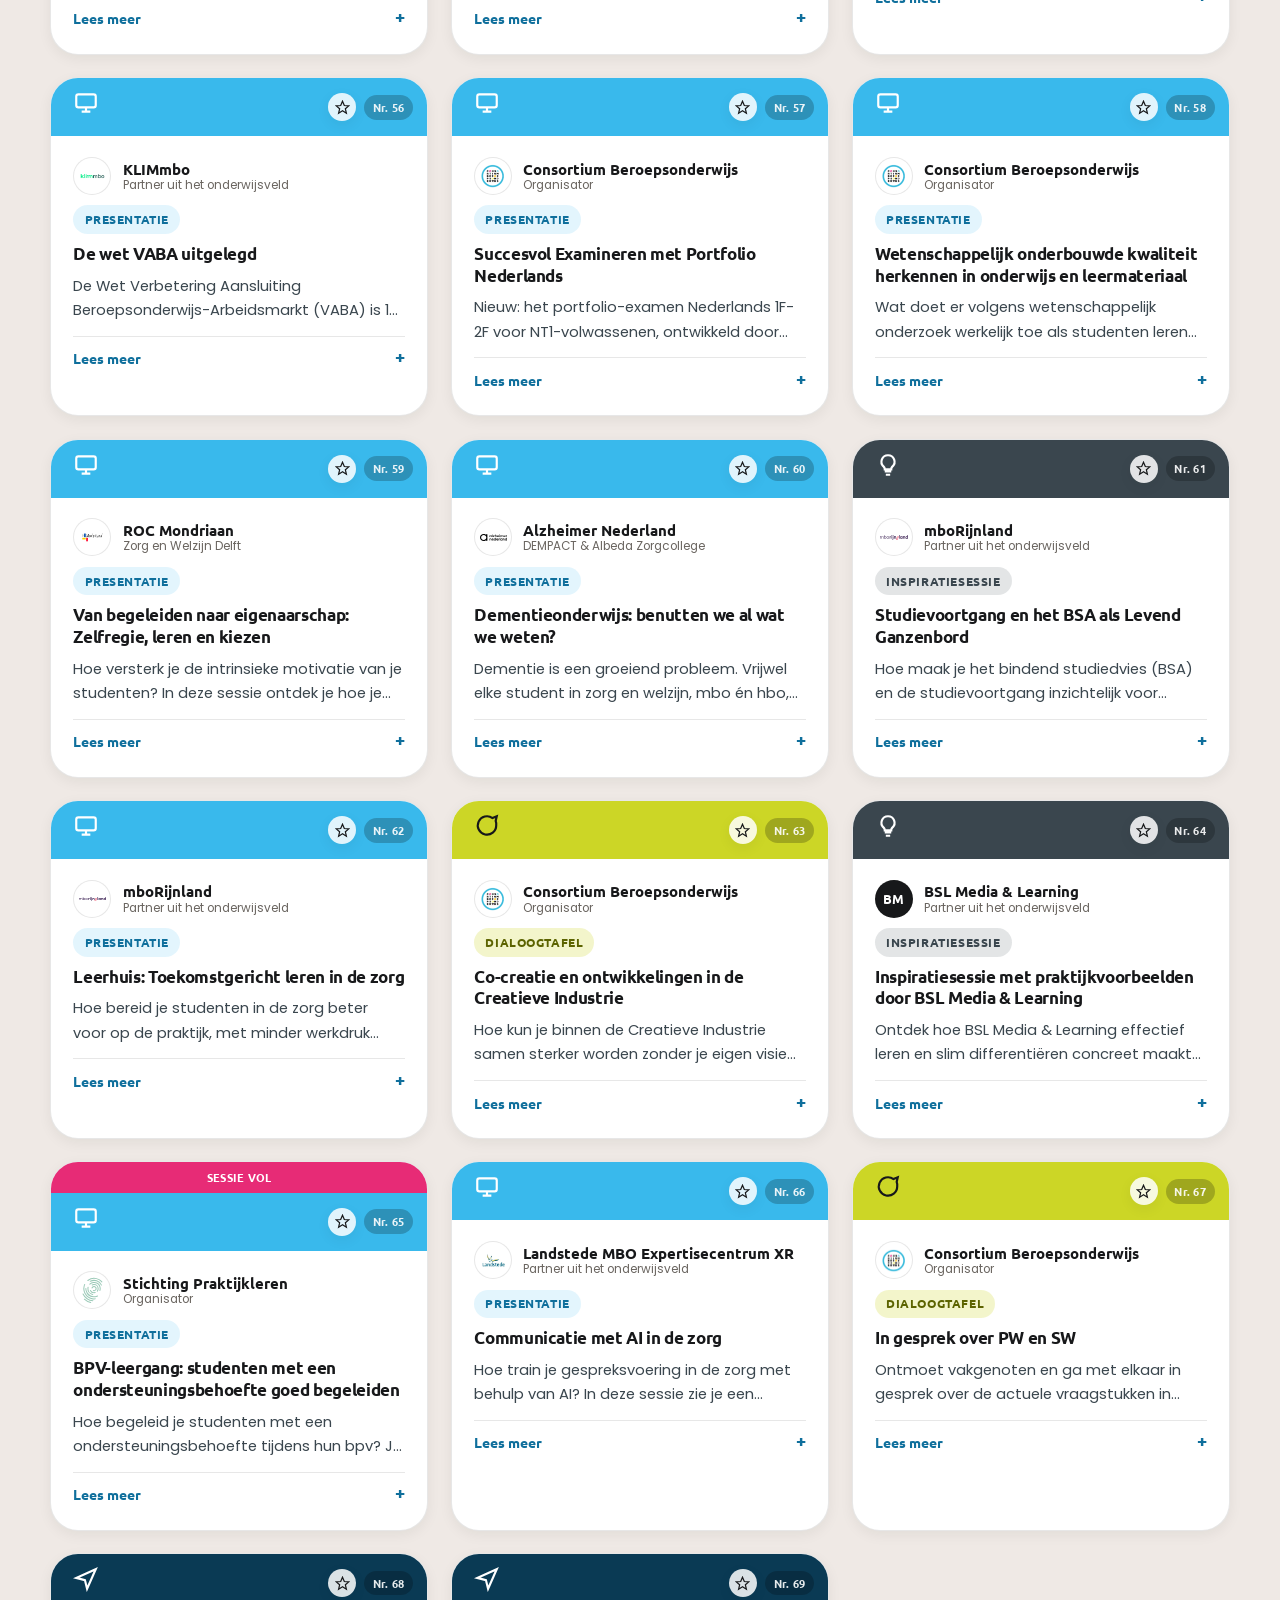
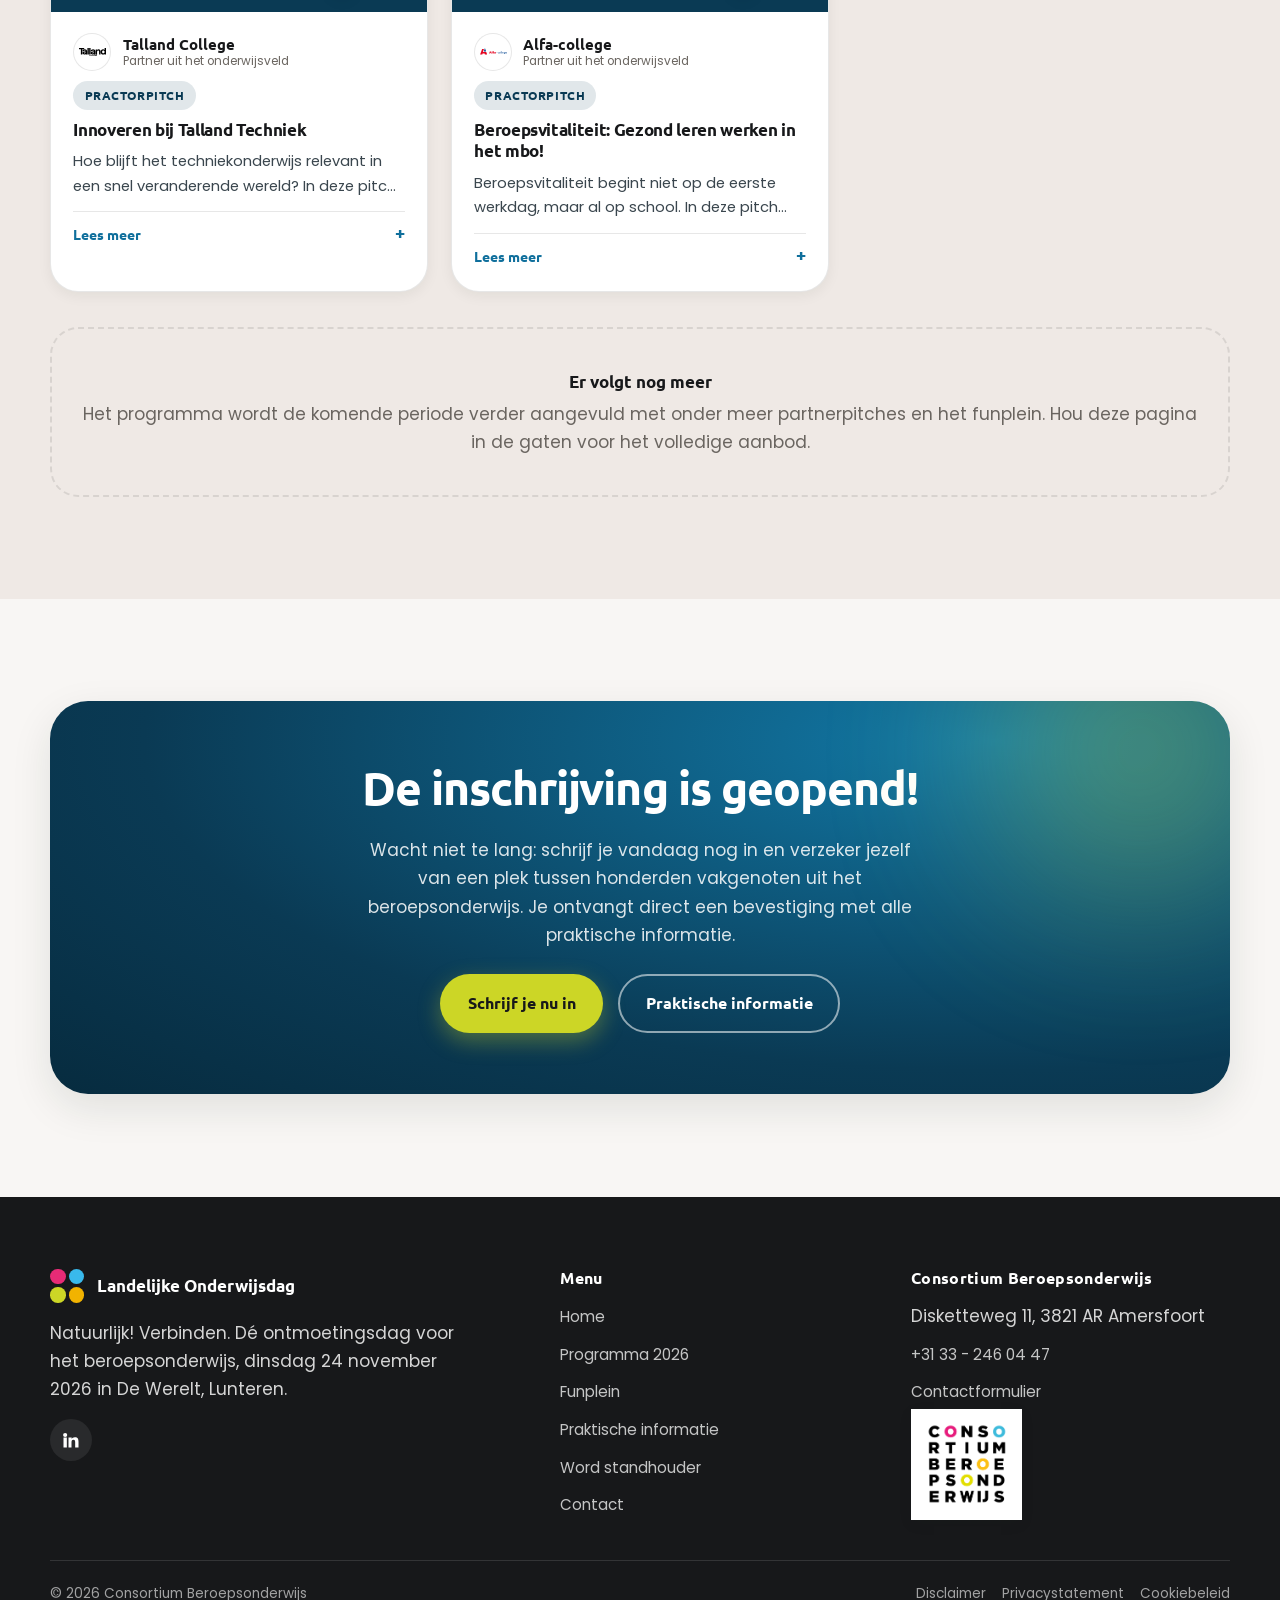
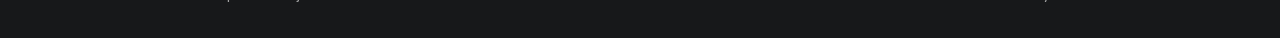
<file: programma.html>
<!DOCTYPE html>
<html lang="nl">
<head>
<meta charset="UTF-8">
<meta name="viewport" content="width=device-width, initial-scale=1">
<title>Programma 2026 | Landelijke Onderwijsdag</title>
<meta name="description" content="Keynotes, presentaties, workshops, worldcafés en practorpitches. Bekijk de timetable van de Landelijke Onderwijsdag 2026 op 24 november in De Werelt, Lunteren.">
<link rel="canonical" href="https://landelijkeonderwijsdag.nl/programma.html">
<meta property="og:url" content="https://landelijkeonderwijsdag.nl/programma.html">
<meta property="og:image" content="/assets/og-image.png">
<meta property="og:image:width" content="1200">
<meta property="og:image:height" content="630">
<meta name="twitter:card" content="summary_large_image">
<meta name="twitter:image" content="/assets/og-image.png">
<link rel="icon" href="assets/favicon.svg?v=3" type="image/svg+xml">
<link rel="icon" type="image/png" sizes="32x32" href="assets/favicon-32.png?v=3">
<link rel="apple-touch-icon" sizes="180x180" href="assets/favicon-180.png?v=3">
<link rel="preconnect" href="https://fonts.googleapis.com">
<link rel="preconnect" href="https://fonts.gstatic.com" crossorigin>
<link href="https://fonts.googleapis.com/css2?family=Ubuntu:wght@500;700&family=Poppins:wght@300;400;500;600;700&display=swap" rel="stylesheet">
<script>document.documentElement.classList.add("js");</script>
<link rel="stylesheet" href="assets/styles.css?v=39">
</head>
<body>

<header class="site-header">
  <div class="bar">
    <a class="brand" href="index.html" aria-label="Landelijke Onderwijsdag home">
      <span class="brand-mark" aria-hidden="true"><i></i><i></i><i></i><i></i></span>
      <span class="brand-txt">Landelijke<br><b>Onderwijsdag</b></span>
    </a>
    <nav class="nav" id="nav" aria-label="Hoofdmenu">
      <a href="index.html">Home</a>
      <a href="programma.html" class="active">Programma 2026</a>
      <a href="funplein.html">Funplein</a>
      <a href="praktische-informatie.html">Praktische informatie</a>
      <a href="word-standhouder.html">Word standhouder</a>
      <a href="contact.html">Contact</a>
      <a href="https://consortiumbo.my.site.com/s/?id=a0PSb00000i4j0RMAQ&j=997424" class="btn" target="_blank" rel="noopener">Schrijf je in</a>
    </nav>
    <button class="nav-toggle" aria-label="Menu" aria-controls="nav" aria-expanded="false"><span></span><span></span><span></span></button>
  </div>
</header>
<div class="nav-backdrop"></div>

<section class="page-hero">
  <span class="blob"></span>
  <div class="container">
    <div class="breadcrumb"><a href="index.html">Home</a> &nbsp;/&nbsp; Programma 2026</div>
    <span class="eyebrow">24 november 2026</span>
    <h1>Het programma</h1>
    <p class="lead">Een inspirerende dag vol keynotes, presentaties, workshops, worldcafés en dialoogtafels: het volledige programma staat vast! Ontdek hieronder alle sessies en pitches, en meld je vanaf september aan voor de Landelijke Onderwijsdag 2026.</p>
  </div>
</section>

<section class="section sec-cream2">
  <div class="container">
    <div class="center reveal" style="max-width:640px;margin-inline:auto">
      <span class="eyebrow" style="justify-content:center">Dagprogramma</span>
      <h2>Zo ziet 24 november eruit</h2>
      <p class="lead" style="margin-inline:auto">Van inloop tot borrel: dit is de opbouw van de dag.</p>
    </div>
    <div class="day-timeline reveal">
      <div class="day-timeline__item">
        <span class="day-timeline__time">09.00</span>
        <span class="day-timeline__label">Inloop</span>
      </div>
      <div class="day-timeline__item">
        <span class="day-timeline__time">10.00</span>
        <span class="day-timeline__label"><strong>Opening</strong> — Erwin Pierik</span>
        <span class="day-timeline__sublabel"><strong>Keynote</strong> — Jolien Dopmeijer</span>
      </div>
      <div class="day-timeline__item day-timeline__item--accent">
        <span class="day-timeline__time">11.00–12.30</span>
        <span class="day-timeline__label">Ronde 1</span>
      </div>
      <div class="day-timeline__item">
        <span class="day-timeline__time">12.30–13.15</span>
        <span class="day-timeline__label">Lunch</span>
        <span class="day-timeline__sublabel">Netwerk- en Funplein</span>
      </div>
      <div class="day-timeline__item day-timeline__item--accent">
        <span class="day-timeline__time">13.15–14.30</span>
        <span class="day-timeline__label">Ronde 2</span>
      </div>
      <div class="day-timeline__item">
        <span class="day-timeline__time">14.30–15.00</span>
        <span class="day-timeline__label">Pauze</span>
        <span class="day-timeline__sublabel">Netwerk- en Funplein</span>
      </div>
      <div class="day-timeline__item day-timeline__item--accent">
        <span class="day-timeline__time">15.00–15.30</span>
        <span class="day-timeline__label">Ronde 3</span>
      </div>
      <div class="day-timeline__item">
        <span class="day-timeline__time">15.30</span>
        <span class="day-timeline__label">Afsluiting en borrel</span>
      </div>
    </div>
  </div>
</section>

<section class="section">
  <div class="container split">
    <div class="reveal">
      <span class="eyebrow">Opening &amp; keynote</span>
      <h2>Het fundament van studentenwelzijn</h2>
      <p><strong>Erwin Pierik</strong>, directeur-bestuurder van het Consortium Beroepsonderwijs, opent om 10.00 uur de dag. Daarna staat de keynote van <strong>Jolien Dopmeijer</strong> centraal. In haar lezing <em>'Het fundament van studentenwelzijn: integraal werken'</em> neemt zij je mee in het belang van een integrale aanpak voor het versterken van studentenwelzijn.</p>
    </div>
    <div class="media reveal d2">
      <img src="assets/img/speaker-jolien.jpg?v=2" alt="Jolien Dopmeijer, keynote spreker" style="border-radius:var(--r-lg);box-shadow:var(--sh)">
    </div>
  </div>
</section>

<section class="section sec-cream2">
  <div class="container">
    <div class="center reveal" style="max-width:760px;margin-inline:auto">
      <span class="eyebrow" style="justify-content:center">Programma 2026</span>
      <h2>Alle sessies &amp; pitches</h2>
      <p class="lead" style="margin-inline:auto">Van AI en examinering tot studentenwelzijn en zorgtechnologie: dit zijn de sessies en practorpitches die je op 24 november kunt volgen, verdeeld over 3 rondes. Kies een ronde, filter op type, of klik op "Lees meer" voor de volledige omschrijving.</p>
      <p class="reveal" style="margin-top:.6rem">
        <a href="assets/files/timetable-2026.pdf?v=11" class="btn btn--ghost" target="_blank" rel="noopener" style="margin-top:.4rem">
          <svg viewBox="0 0 24 24" fill="none" stroke="currentColor" stroke-width="2"><path d="M14 2H6a2 2 0 0 0-2 2v16a2 2 0 0 0 2 2h12a2 2 0 0 0 2-2V8z"/><path d="M14 2v6h6M9 15h6M9 11h2"/></svg>
          Download de volledige timetable (PDF)
        </a>
      </p>
    </div>
    <div class="reveal d1" style="margin-top:2.2rem">
    <div class="ronde-tabs" role="group" aria-label="Filter op ronde">
      <button type="button" class="ronde-tab is-active" data-ronde-filter="alle">Alle rondes <span class="count">69</span></button>
      <button type="button" class="ronde-tab" data-ronde-filter="1">Ronde 1 <span class="count">26</span><small>11.00 – 12.30 uur</small></button>
      <button type="button" class="ronde-tab" data-ronde-filter="2">Ronde 2 <span class="count">26</span><small>13.15 – 14.30 uur</small></button>
      <button type="button" class="ronde-tab" data-ronde-filter="3">Ronde 3 <span class="count">17</span><small>15.00 – 15.30 uur</small></button>
    </div>
    <div class="session-filters" role="group" aria-label="Filter op type">
      <button type="button" class="session-filter is-active" data-session-filter="alle">Alle types <span class="count">69</span></button>
      <button type="button" class="session-filter" data-session-filter="presentatie"><svg viewBox="0 0 24 24" fill="none" stroke="currentColor" stroke-width="2"><rect x="3" y="4" width="18" height="12" rx="2"/><path d="M8 20h8M12 16v4"/></svg>Presentatie <span class="count">22</span></button>
      <button type="button" class="session-filter" data-session-filter="workshop"><svg viewBox="0 0 24 24" fill="none" stroke="currentColor" stroke-width="2"><path d="M12 2 3 7l9 5 9-5-9-5z"/><path d="M3 12l9 5 9-5M3 17l9 5 9-5"/></svg>Workshop <span class="count">16</span></button>
      <button type="button" class="session-filter" data-session-filter="gesprekstafel"><svg viewBox="0 0 24 24" fill="none" stroke="currentColor" stroke-width="2"><path d="M20.5 11.5a8.5 8.5 0 1 1-3.4-6.8L21 3l-1 4.3a8.46 8.46 0 0 1 .5 4.2z"/></svg>Dialoogtafel <span class="count">7</span></button>
      <button type="button" class="session-filter" data-session-filter="worldcafe"><svg viewBox="0 0 24 24" fill="none" stroke="currentColor" stroke-width="2"><path d="M18 8h1a4 4 0 0 1 0 8h-1"/><path d="M2 8h16v9a4 4 0 0 1-4 4H6a4 4 0 0 1-4-4V8z"/><line x1="6" y1="1" x2="6" y2="4"/><line x1="10" y1="1" x2="10" y2="4"/><line x1="14" y1="1" x2="14" y2="4"/></svg>Worldcafé <span class="count">4</span></button>
      <button type="button" class="session-filter" data-session-filter="wandeling"><svg viewBox="0 0 24 24" fill="none" stroke="currentColor" stroke-width="2"><path d="M4 20c3-6 5-2 8-8s5-2 8-8"/><circle cx="4" cy="20" r="1.4" fill="currentColor" stroke="none"/><circle cx="20" cy="4" r="1.4" fill="currentColor" stroke="none"/></svg>Wandeling <span class="count">2</span></button>
      <button type="button" class="session-filter" data-session-filter="inspiratiesessie"><svg viewBox="0 0 24 24" fill="none" stroke="currentColor" stroke-width="2"><path d="M9 18h6M10 21h4M12 3a6 6 0 0 0-4 10.5c.6.6 1 1.3 1 2.1V16h6v-.4c0-.8.4-1.5 1-2.1A6 6 0 0 0 12 3z"/></svg>Inspiratiesessie <span class="count">4</span></button>
      <button type="button" class="session-filter" data-session-filter="pitch"><svg viewBox="0 0 24 24" fill="none" stroke="currentColor" stroke-width="2"><path d="M3 11l18-8-8 18-2-8-8-2z"/></svg>Practorpitch <span class="count">10</span></button>
      <button type="button" class="session-filter" data-session-filter="partnerpitch"><svg viewBox="0 0 24 24" fill="none" stroke="currentColor" stroke-width="2"><path d="M3 9v6h4l5 4V5L7 9H3z"/><path d="M16.5 8a4 4 0 0 1 0 8"/></svg>Partnerpitch <span class="count">4</span></button>
    </div>
    <details class="ronde-panel" data-ronde-panel="1" open>
      <summary class="ronde-panel__head">
        <h3>Ronde 1</h3>
        <span class="ronde-panel__time">11.00 – 12.30 uur</span>
        <span class="ronde-panel__note">Kies 1 lange sessie of twee korte sessies</span>
        <svg class="ronde-panel__chevron" viewBox="0 0 24 24" fill="none" stroke="currentColor" stroke-width="2.5" aria-hidden="true"><path d="M6 9l6 6 6-6"/></svg>
      </summary>
      <div class="session-grid">
      <article class="session-card" data-session-type="workshop" data-ronde="1">
        <div class="session-card__visual session-card__visual--workshop">
          <span class="session-card__visual-icon" aria-hidden="true"><svg viewBox="0 0 24 24" fill="none" stroke="currentColor" stroke-width="2"><path d="M12 2 3 7l9 5 9-5-9-5z"/><path d="M3 12l9 5 9-5M3 17l9 5 9-5"/></svg></span>
          <div class="session-card__visual-right">
            <button type="button" class="session-card__fav" aria-label="Bewaar als favoriet" aria-pressed="false" data-fav-nr="01" data-fav-titel="Geef je infectiepreventieonderwijs een boost!" data-fav-type="Workshop" data-fav-ronde="1" data-fav-tijd="11.00 – 12.30 uur"><svg viewBox="0 0 24 24" fill="none" stroke="currentColor" stroke-width="2"><path d="M12 17.3l-6.2 3.8 1.6-7-5.4-4.7 7.1-.6L12 2l2.9 6.8 7.1.6-5.4 4.7 1.6 7z"/></svg></button>
            <span class="session-card__nr" aria-hidden="true">Nr. 01</span>
          </div>
        </div>
        <div class="session-card__body">
          <div class="session-card__partner">
            <span class="session-card__logo"><img src="assets/img/partners/regionale-zorgnetwerken-amr.png" alt="Regionale zorgnetwerken antimicrobiële resistentie logo" loading="lazy"></span>
            <div class="session-card__partner-text">
              <span class="session-card__partner-name">Regionale zorgnetwerken antimicrobiële resistentie</span>
              <span class="session-card__partner-tag">Partner uit het onderwijsveld</span>
            </div>
          </div>
          <div class="session-card__badges"><span class="session-badge session-badge--workshop">Workshop</span><span class="session-card__duration">Lange sessie</span></div>
          <h3>Geef je infectiepreventieonderwijs een boost!</h3>
          
          <p class="session-card__teaser">Maak infectiepreventie begrijpelijk, praktisch én inspirerend in je lesmateriaal.</p>
          <details class="session-card__more">
            <summary>Lees meer</summary>
            <p>Maak infectiepreventie begrijpelijk, praktisch én inspirerend in je lesmateriaal.</p><p>Hoe integreer je infectiepreventie, hygiënisch werken en antimicrobiële resistentie in het onderwijs? In deze interactieve workshop ga je aan de slag met praktisch lesmateriaal en concrete voorbeelden die je direct kunt gebruiken.</p><p>Je krijgt van experts praktische handvatten om studenten voor te bereiden op het leveren van veilige zorg. Tegelijkertijd fris je je eigen kennis op over infectiepreventie en antimicrobiële resistentie.</p><p>Na afloop heb je nieuwe kennis, ideeën en materialen om infectiepreventie een steviger plek te geven in je onderwijs.</p><p>Maak van infectiepreventie een vast onderdeel van toekomstbestendig zorgonderwijs. Benieuwd hoe je dit kunt integreren in jouw curriculum? Schrijf je in voor de workshop en ontdek hoe praktisch en toepasbaar infectiepreventie in het onderwijs kan zijn.</p>
            <dl><dt>Voor wie</dt><dd>Docenten, (opleidings)managers, teamleiders, directeuren, Praktijkopleiders</dd><dt>Sprekers</dt><dd><ul class="session-card__speakers"><li><span class="session-card__speaker-name">Kirsten Buijs</span><span class="session-card__speaker-role">Deskundige Infectiepreventie, zorgnetwerk GAIN en Slingeland ziekenhuis</span></li><li><span class="session-card__speaker-name">Nathalie Veldhuizen</span><span class="session-card__speaker-role">deskundige infectiepreventie, AMR Zorgnetwerk Utrecht</span></li></ul></dd></dl>
            <div class="session-card__tags"><span>Dienstverlening</span><span>Maatschappelijke Zorg</span><span>Apothekers- Dokters- en Tandartsassistent</span><span>Pedagogisch werk</span><span>Sociaal werk</span><span>Verzorgende/Verpleegkunde</span></div>
          </details>
        </div>
      </article>
      <article class="session-card" data-session-type="worldcafe" data-ronde="1">
        <div class="session-card__visual session-card__visual--worldcafe">
          <span class="session-card__visual-icon" aria-hidden="true"><svg viewBox="0 0 24 24" fill="none" stroke="currentColor" stroke-width="2"><path d="M18 8h1a4 4 0 0 1 0 8h-1"/><path d="M2 8h16v9a4 4 0 0 1-4 4H6a4 4 0 0 1-4-4V8z"/><line x1="6" y1="1" x2="6" y2="4"/><line x1="10" y1="1" x2="10" y2="4"/><line x1="14" y1="1" x2="14" y2="4"/></svg></span>
          <div class="session-card__visual-right">
            <button type="button" class="session-card__fav" aria-label="Bewaar als favoriet" aria-pressed="false" data-fav-nr="02" data-fav-titel="De toekomst van kwalitatieve leermiddelen: collectief ontwikkelen met AI als versneller" data-fav-type="Worldcafé" data-fav-ronde="1" data-fav-tijd="11.00 – 12.30 uur"><svg viewBox="0 0 24 24" fill="none" stroke="currentColor" stroke-width="2"><path d="M12 17.3l-6.2 3.8 1.6-7-5.4-4.7 7.1-.6L12 2l2.9 6.8 7.1.6-5.4 4.7 1.6 7z"/></svg></button>
            <span class="session-card__nr" aria-hidden="true">Nr. 02</span>
          </div>
        </div>
        <div class="session-card__body">
          <div class="session-card__partner">
            <span class="session-card__logo"><img src="assets/img/partners/consortium-beroepsonderwijs.png" alt="Consortium Beroepsonderwijs logo" loading="lazy"></span>
            <div class="session-card__partner-text">
              <span class="session-card__partner-name">Consortium Beroepsonderwijs</span>
              <span class="session-card__partner-tag">Organisator</span>
            </div>
          </div>
          <div class="session-card__badges"><span class="session-badge session-badge--worldcafe">Worldcafé</span><span class="session-card__duration">Lange sessie</span></div>
          <h3>De toekomst van kwalitatieve leermiddelen: collectief ontwikkelen met AI als versneller</h3>
          
          <p class="session-card__teaser">Steeds opnieuw beginnen bij het maken van leermiddelen? Dat kan slimmer! In deze workshop zie je in een live demonstratie hoe je met de Leermiddelen Generator samen sneller en met meer kwaliteit leermiddelen ontwikkelt, arrangeert en actualiseert. AI versnelt, maar jij als professional houdt de regie. Je verkent meteen wat dit kan betekenen voor je eigen praktijk.</p>
          <details class="session-card__more">
            <summary>Lees meer</summary>
            <p>Steeds opnieuw beginnen bij het maken van leermiddelen? Dat kan slimmer! In deze workshop zie je in een live demonstratie hoe je met de Leermiddelen Generator samen sneller en met meer kwaliteit leermiddelen ontwikkelt, arrangeert en actualiseert. AI versnelt, maar jij als professional houdt de regie. Je verkent meteen wat dit kan betekenen voor je eigen praktijk.</p>
            <dl><dt>Voor wie</dt><dd>Docenten, (opleidings)managers, teamleiders, directeuren, Praktijkopleiders</dd><dt>Sprekers</dt><dd><ul class="session-card__speakers"><li><span class="session-card__speaker-name">Tom Wehrens</span><span class="session-card__speaker-role">Landelijk Coördinator | Kwartiermaker Innovatie &amp; Ontwikkeling</span></li><li><span class="session-card__speaker-name">Harald Leeuwis</span><span class="session-card__speaker-role">Manager Innovatie Kwaliteit &amp; Ontwikkeling</span></li><li><span class="session-card__speaker-name">Klaas Terpstra</span><span class="session-card__speaker-role">Relatiebeheerder</span></li></ul></dd></dl>
            <div class="session-card__tags"><span>Dienstverlening</span><span>Maatschappelijke Zorg</span><span>Apothekers- Dokters- en Tandartsassistent</span><span>Pedagogisch werk</span><span>Sociaal werk</span><span>Verzorgende/Verpleegkunde</span><span>Metaal-Elektro-Installatietechniek</span><span>Technicus Engineering</span><span>Bouw/Infra/GWW</span><span>Creatieve Industrie</span><span>PrO / Entree</span><span>Lab</span><span>vmbo</span></div>
          </details>
        </div>
      </article>
      <article class="session-card" data-session-type="workshop" data-ronde="1">
        <div class="session-card__visual session-card__visual--workshop">
          <span class="session-card__visual-icon" aria-hidden="true"><svg viewBox="0 0 24 24" fill="none" stroke="currentColor" stroke-width="2"><path d="M12 2 3 7l9 5 9-5-9-5z"/><path d="M3 12l9 5 9-5M3 17l9 5 9-5"/></svg></span>
          <div class="session-card__visual-right">
            <button type="button" class="session-card__fav" aria-label="Bewaar als favoriet" aria-pressed="false" data-fav-nr="03" data-fav-titel="Passend examineren: Hoe ziet dat eruit?" data-fav-type="Workshop" data-fav-ronde="1" data-fav-tijd="11.00 – 12.30 uur"><svg viewBox="0 0 24 24" fill="none" stroke="currentColor" stroke-width="2"><path d="M12 17.3l-6.2 3.8 1.6-7-5.4-4.7 7.1-.6L12 2l2.9 6.8 7.1.6-5.4 4.7 1.6 7z"/></svg></button>
            <span class="session-card__nr" aria-hidden="true">Nr. 03</span>
          </div>
        </div>
        <div class="session-card__body">
          <div class="session-card__partner">
            <span class="session-card__logo"><img src="assets/img/partners/roc-mondriaan.png" alt="ROC Mondriaan logo" loading="lazy"></span>
            <div class="session-card__partner-text">
              <span class="session-card__partner-name">ROC Mondriaan</span>
              <span class="session-card__partner-tag">Partner uit het onderwijsveld</span>
            </div>
          </div>
          <div class="session-card__badges"><span class="session-badge session-badge--workshop">Workshop</span><span class="session-card__duration">Lange sessie</span></div>
          <h3>Passend examineren: Hoe ziet dat eruit?</h3>
          
          <p class="session-card__teaser">Hoe verken je passende én verantwoorde aanpassingen bij examinering, zonder de waarde van het diploma uit het oog te verliezen? In deze workshop werk je samen aan herkenbare casuïstiek rondom passend examineren. Vanuit verschillende rollen stel je verhelderende vragen en verken je mogelijkheden en grenzen. Je neemt een praktisch denkkader mee naar school, waardoor onderwijs, begeleiding, praktijk en examencommissie elkaar écht weten te vinden.</p>
          <details class="session-card__more">
            <summary>Lees meer</summary>
            <p>Hoe verken je passende én verantwoorde aanpassingen bij examinering, zonder de waarde van het diploma uit het oog te verliezen? In deze workshop werk je samen aan herkenbare casuïstiek rondom passend examineren. Vanuit verschillende rollen stel je verhelderende vragen en verken je mogelijkheden en grenzen. Je neemt een praktisch denkkader mee naar school, waardoor onderwijs, begeleiding, praktijk en examencommissie elkaar écht weten te vinden.</p>
            <dl><dt>Voor wie</dt><dd>Docenten, (opleidings)managers, teamleiders, directeuren, Praktijkopleiders</dd><dt>Sprekers</dt><dd><ul class="session-card__speakers"><li><span class="session-card__speaker-name">Lorraine van Beeck</span><span class="session-card__speaker-role">Beleidsadviseur Examinering</span></li><li><span class="session-card__speaker-name">Ingeborg van der Werf-Kortekaas</span><span class="session-card__speaker-role">Beleidsadviseur Examinering</span></li></ul></dd></dl>
            <div class="session-card__tags"><span>Dienstverlening</span><span>Maatschappelijke Zorg</span><span>Apothekers- Dokters- en Tandartsassistent</span><span>Pedagogisch werk</span><span>Sociaal werk</span><span>Verzorgende/Verpleegkunde</span><span>Metaal-Elektro-Installatietechniek</span><span>Technicus Engineering</span><span>Bouw/Infra/GWW</span><span>Creatieve Industrie</span><span>PrO / Entree</span><span>Lab</span><span>vmbo</span></div>
          </details>
        </div>
      </article>
      <article class="session-card" data-session-type="worldcafe" data-ronde="1">
        <div class="session-card__visual session-card__visual--worldcafe">
          <span class="session-card__visual-icon" aria-hidden="true"><svg viewBox="0 0 24 24" fill="none" stroke="currentColor" stroke-width="2"><path d="M18 8h1a4 4 0 0 1 0 8h-1"/><path d="M2 8h16v9a4 4 0 0 1-4 4H6a4 4 0 0 1-4-4V8z"/><line x1="6" y1="1" x2="6" y2="4"/><line x1="10" y1="1" x2="10" y2="4"/><line x1="14" y1="1" x2="14" y2="4"/></svg></span>
          <div class="session-card__visual-right">
            <button type="button" class="session-card__fav" aria-label="Bewaar als favoriet" aria-pressed="false" data-fav-nr="04" data-fav-titel="Verbinden met collega's én leerlingen/studenten, hoe doe je dat?" data-fav-type="Worldcafé" data-fav-ronde="1" data-fav-tijd="11.00 – 12.30 uur"><svg viewBox="0 0 24 24" fill="none" stroke="currentColor" stroke-width="2"><path d="M12 17.3l-6.2 3.8 1.6-7-5.4-4.7 7.1-.6L12 2l2.9 6.8 7.1.6-5.4 4.7 1.6 7z"/></svg></button>
            <span class="session-card__nr" aria-hidden="true">Nr. 04</span>
          </div>
        </div>
        <div class="session-card__body">
          <div class="session-card__partner">
            <span class="session-card__logo"><img src="assets/img/partners/curio.png" alt="Curio logo" loading="lazy"></span>
            <div class="session-card__partner-text">
              <span class="session-card__partner-name">Curio</span>
              <span class="session-card__partner-tag">Partner uit het onderwijsveld</span>
            </div>
          </div>
          <div class="session-card__badges"><span class="session-badge session-badge--worldcafe">Worldcafé</span><span class="session-card__duration">Lange sessie</span></div>
          <h3>Verbinden met collega's én leerlingen/studenten, hoe doe je dat?</h3>
          
          <p class="session-card__teaser">Zie jij verbondenheid met collega's én met leerlingen als fundament voor leren en welzijn? In deze worldcafé-sessie duik je samen in het thema. Je start met een menselijke bingo en gaat daarna aan de slag aan een tafel van halen en een tafel van brengen: deel wat werkt en haal nieuwe tools en ideeën op. Zo verken je met vakgenoten hoe je verbondenheid versterkt.</p>
          <details class="session-card__more">
            <summary>Lees meer</summary>
            <p>Zie jij verbondenheid met collega's én met leerlingen als fundament voor leren en welzijn? In deze worldcafé-sessie duik je samen in het thema. Je start met een menselijke bingo en gaat daarna aan de slag aan een tafel van halen en een tafel van brengen: deel wat werkt en haal nieuwe tools en ideeën op. Zo verken je met vakgenoten hoe je verbondenheid versterkt.</p>
            <dl><dt>Voor wie</dt><dd>Docenten, (opleidings)managers, teamleiders, directeuren, Praktijkopleiders</dd><dt>Sprekers</dt><dd><ul class="session-card__speakers"><li><span class="session-card__speaker-name">Annemieke van der Horst</span><span class="session-card__speaker-role">Practor Verbondenheid bij Curio en senior onderzoeker leren floreren bij Fontys hogeschool</span></li><li><span class="session-card__speaker-name">Esther Welten</span><span class="session-card__speaker-role">Senior docent-onderzoeker en docent Zorg en welzijn bij Curio</span></li></ul></dd></dl>
            <div class="session-card__tags"><span>Dienstverlening</span><span>Maatschappelijke Zorg</span><span>Apothekers- Dokters- en Tandartsassistent</span><span>Pedagogisch werk</span><span>Sociaal werk</span><span>Verzorgende/Verpleegkunde</span><span>Metaal-Elektro-Installatietechniek</span><span>Technicus Engineering</span><span>Bouw/Infra/GWW</span><span>Creatieve Industrie</span><span>PrO / Entree</span><span>Lab</span><span>vmbo</span></div>
          </details>
        </div>
      </article>
      <article class="session-card" data-session-type="workshop" data-ronde="1">
        <div class="session-card__visual session-card__visual--workshop">
          <span class="session-card__visual-icon" aria-hidden="true"><svg viewBox="0 0 24 24" fill="none" stroke="currentColor" stroke-width="2"><path d="M12 2 3 7l9 5 9-5-9-5z"/><path d="M3 12l9 5 9-5M3 17l9 5 9-5"/></svg></span>
          <div class="session-card__visual-right">
            <button type="button" class="session-card__fav" aria-label="Bewaar als favoriet" aria-pressed="false" data-fav-nr="05" data-fav-titel="Bewegen in het MBO?!" data-fav-type="Workshop" data-fav-ronde="1" data-fav-tijd="11.00 – 12.30 uur"><svg viewBox="0 0 24 24" fill="none" stroke="currentColor" stroke-width="2"><path d="M12 17.3l-6.2 3.8 1.6-7-5.4-4.7 7.1-.6L12 2l2.9 6.8 7.1.6-5.4 4.7 1.6 7z"/></svg></button>
            <span class="session-card__nr" aria-hidden="true">Nr. 05</span>
          </div>
        </div>
        <div class="session-card__body">
          <div class="session-card__partner">
            <span class="session-card__logo"><img src="assets/img/partners/consortium-beroepsonderwijs.png" alt="Consortium Beroepsonderwijs logo" loading="lazy"></span>
            <div class="session-card__partner-text">
              <span class="session-card__partner-name">Consortium Beroepsonderwijs</span>
              <span class="session-card__partner-tag">Organisator</span>
            </div>
          </div>
          <div class="session-card__badges"><span class="session-badge session-badge--workshop">Workshop</span><span class="session-card__duration">Lange sessie</span></div>
          <h3>Bewegen in het MBO?!</h3>
          
          <p class="session-card__teaser">Waarom verdient bewegen een vaste plek in de schooldag van een mbo-student? En hoe geef je dat vorm? In deze actieve workshop ervaar je zelf het belang van veelzijdig bewegen en ga je aan de slag met ontwerpen. Je denkt na over waar en wanneer studenten kunnen bewegen en hoe je beweging koppelt aan leren. Heb je het beste voor met je studenten? Laat ze bewegen.</p>
          <details class="session-card__more">
            <summary>Lees meer</summary>
            <p>Waarom verdient bewegen een vaste plek in de schooldag van een mbo-student? En hoe geef je dat vorm? In deze actieve workshop ervaar je zelf het belang van veelzijdig bewegen en ga je aan de slag met ontwerpen. Je denkt na over waar en wanneer studenten kunnen bewegen en hoe je beweging koppelt aan leren. Heb je het beste voor met je studenten? Laat ze bewegen.</p>
            <dl><dt>Voor wie</dt><dd>Docenten</dd><dt>Spreker</dt><dd>Ruben Muller <span class="session-card__speaker-role">Trainer en Opleider</span></dd></dl>
            <div class="session-card__tags"><span>Dienstverlening</span><span>Maatschappelijke Zorg</span><span>Apothekers- Dokters- en Tandartsassistent</span><span>Pedagogisch werk</span><span>Sociaal werk</span><span>Verzorgende/Verpleegkunde</span><span>Metaal-Elektro-Installatietechniek</span><span>Technicus Engineering</span><span>Bouw/Infra/GWW</span><span>Creatieve Industrie</span><span>Lab</span></div>
          </details>
        </div>
      </article>
      <article class="session-card" data-session-type="workshop" data-ronde="1">
        <div class="session-card__visual session-card__visual--workshop">
          <span class="session-card__visual-icon" aria-hidden="true"><svg viewBox="0 0 24 24" fill="none" stroke="currentColor" stroke-width="2"><path d="M12 2 3 7l9 5 9-5-9-5z"/><path d="M3 12l9 5 9-5M3 17l9 5 9-5"/></svg></span>
          <div class="session-card__visual-right">
            <button type="button" class="session-card__fav" aria-label="Bewaar als favoriet" aria-pressed="false" data-fav-nr="06" data-fav-titel="Betekenisvolle verhalen in plaats van instrumentele reflectie" data-fav-type="Workshop" data-fav-ronde="1" data-fav-tijd="11.00 – 12.30 uur"><svg viewBox="0 0 24 24" fill="none" stroke="currentColor" stroke-width="2"><path d="M12 17.3l-6.2 3.8 1.6-7-5.4-4.7 7.1-.6L12 2l2.9 6.8 7.1.6-5.4 4.7 1.6 7z"/></svg></button>
            <span class="session-card__nr" aria-hidden="true">Nr. 06</span>
          </div>
        </div>
        <div class="session-card__body">
          <div class="session-card__partner">
            <span class="session-card__logo"><img src="assets/img/partners/graafschap-college.svg" alt="Graafschap College logo" loading="lazy"></span>
            <div class="session-card__partner-text">
              <span class="session-card__partner-name">Graafschap College</span>
              <span class="session-card__partner-tag">Partner uit het onderwijsveld</span>
            </div>
          </div>
          <div class="session-card__badges"><span class="session-badge session-badge--workshop">Workshop</span><span class="session-card__duration">Lange sessie</span></div>
          <h3>Betekenisvolle verhalen in plaats van instrumentele reflectie</h3>
          
          <p class="session-card__teaser">Reflectie voelt in het onderwijs vaak als een verplicht nummer, terwijl we juist leren van ervaringen die ons raken. In deze sessie ervaar je de kracht van verhalen als bron voor leren en ontwikkelen. Praktische oefeningen, theorie en inspirerende voorbeelden wisselen elkaar af. Je gaat zelf actief aan de slag met werkvormen en neemt handvatten mee die je de volgende dag al kunt inzetten.</p>
          <details class="session-card__more">
            <summary>Lees meer</summary>
            <p>Reflectie voelt in het onderwijs vaak als een verplicht nummer, terwijl we juist leren van ervaringen die ons raken. In deze sessie ervaar je de kracht van verhalen als bron voor leren en ontwikkelen. Praktische oefeningen, theorie en inspirerende voorbeelden wisselen elkaar af. Je gaat zelf actief aan de slag met werkvormen en neemt handvatten mee die je de volgende dag al kunt inzetten.</p>
            <dl><dt>Voor wie</dt><dd>Docenten, (opleidings)managers, teamleiders, directeuren, Praktijkopleiders</dd><dt>Spreker</dt><dd>Sander Berendsen <span class="session-card__speaker-role">Docent-onderzoeker</span></dd></dl>
            <div class="session-card__tags"><span>Dienstverlening</span><span>Maatschappelijke Zorg</span><span>Apothekers- Dokters- en Tandartsassistent</span><span>Pedagogisch werk</span><span>Sociaal werk</span><span>Verzorgende/Verpleegkunde</span><span>Metaal-Elektro-Installatietechniek</span><span>Technicus Engineering</span><span>Bouw/Infra/GWW</span><span>Creatieve Industrie</span><span>PrO / Entree</span><span>Lab</span><span>vmbo</span></div>
          </details>
        </div>
      </article>
      <article class="session-card" data-session-type="workshop" data-ronde="1">
        <div class="session-card__visual session-card__visual--workshop">
          <span class="session-card__visual-icon" aria-hidden="true"><svg viewBox="0 0 24 24" fill="none" stroke="currentColor" stroke-width="2"><path d="M12 2 3 7l9 5 9-5-9-5z"/><path d="M3 12l9 5 9-5M3 17l9 5 9-5"/></svg></span>
          <div class="session-card__visual-right">
            <button type="button" class="session-card__fav" aria-label="Bewaar als favoriet" aria-pressed="false" data-fav-nr="07" data-fav-titel="Beoordelen en Examinatorgedrag" data-fav-type="Workshop" data-fav-ronde="1" data-fav-tijd="11.00 – 12.30 uur"><svg viewBox="0 0 24 24" fill="none" stroke="currentColor" stroke-width="2"><path d="M12 17.3l-6.2 3.8 1.6-7-5.4-4.7 7.1-.6L12 2l2.9 6.8 7.1.6-5.4 4.7 1.6 7z"/></svg></button>
            <span class="session-card__nr" aria-hidden="true">Nr. 07</span>
          </div>
        </div>
        <div class="session-card__body">
          <div class="session-card__partner">
            <span class="session-card__logo"><img src="assets/img/partners/consortium-beroepsonderwijs.png" alt="Consortium Beroepsonderwijs logo" loading="lazy"></span>
            <div class="session-card__partner-text">
              <span class="session-card__partner-name">Consortium Beroepsonderwijs</span>
              <span class="session-card__partner-tag">Organisator</span>
            </div>
          </div>
          <div class="session-card__badges"><span class="session-badge session-badge--workshop">Workshop</span><span class="session-card__duration">Lange sessie</span></div>
          <h3>Beoordelen en Examinatorgedrag</h3>
          
          <p class="session-card__teaser">Welke keuzes maak jij in je rol als examinator, vaak zonder erbij stil te staan? In deze interactieve workshop verken je, in een kleine groep, je valkuilen en kwaliteiten. Je vertaalt dit naar passend examinatorgedrag bij een gedrags- of productbeoordeling en het examengesprek. Zo kom je tot een betrouwbare en valide beoordeling. Ideaal als je je verder wilt ontwikkelen als examinator.</p>
          <details class="session-card__more">
            <summary>Lees meer</summary>
            <p>Welke keuzes maak jij in je rol als examinator, vaak zonder erbij stil te staan? In deze interactieve workshop verken je, in een kleine groep, je valkuilen en kwaliteiten. Je vertaalt dit naar passend examinatorgedrag bij een gedrags- of productbeoordeling en het examengesprek. Zo kom je tot een betrouwbare en valide beoordeling. Ideaal als je je verder wilt ontwikkelen als examinator.</p>
            <dl><dt>Voor wie</dt><dd>Docenten, Praktijkopleiders</dd><dt>Sprekers</dt><dd><ul class="session-card__speakers"><li><span class="session-card__speaker-name">Willeke Berendsen</span><span class="session-card__speaker-role">Trainer en constructeur</span></li><li><span class="session-card__speaker-name">Harry de Rijk</span><span class="session-card__speaker-role">kernconstructeur</span></li><li><span class="session-card__speaker-name">Karin Vlieland</span><span class="session-card__speaker-role">kernconstructeur en ontwikkelteamleider</span></li></ul></dd></dl>
            <div class="session-card__tags"><span>Dienstverlening</span><span>Maatschappelijke Zorg</span><span>Apothekers- Dokters- en Tandartsassistent</span><span>Pedagogisch werk</span><span>Sociaal werk</span><span>Verzorgende/Verpleegkunde</span><span>Metaal-Elektro-Installatietechniek</span><span>Technicus Engineering</span><span>Bouw/Infra/GWW</span><span>Creatieve Industrie</span><span>PrO / Entree</span><span>Lab</span></div>
          </details>
        </div>
      </article>
      <article class="session-card" data-session-type="workshop" data-ronde="1">
        <div class="session-card__visual session-card__visual--workshop">
          <span class="session-card__visual-icon" aria-hidden="true"><svg viewBox="0 0 24 24" fill="none" stroke="currentColor" stroke-width="2"><path d="M12 2 3 7l9 5 9-5-9-5z"/><path d="M3 12l9 5 9-5M3 17l9 5 9-5"/></svg></span>
          <div class="session-card__visual-right">
            <button type="button" class="session-card__fav" aria-label="Bewaar als favoriet" aria-pressed="false" data-fav-nr="08" data-fav-titel="De praktijk in de klas: Didactisch EPD &amp; AI" data-fav-type="Workshop" data-fav-ronde="1" data-fav-tijd="11.00 – 12.30 uur"><svg viewBox="0 0 24 24" fill="none" stroke="currentColor" stroke-width="2"><path d="M12 17.3l-6.2 3.8 1.6-7-5.4-4.7 7.1-.6L12 2l2.9 6.8 7.1.6-5.4 4.7 1.6 7z"/></svg></button>
            <span class="session-card__nr" aria-hidden="true">Nr. 08</span>
          </div>
        </div>
        <div class="session-card__body">
          <div class="session-card__partner">
            <span class="session-card__logo"><img src="assets/img/partners/consortium-beroepsonderwijs.png" alt="Consortium Beroepsonderwijs logo" loading="lazy"></span>
            <div class="session-card__partner-text">
              <span class="session-card__partner-name">Consortium Beroepsonderwijs</span>
              <span class="session-card__partner-tag">Organisator</span>
            </div>
          </div>
          <div class="session-card__badges"><span class="session-badge session-badge--workshop">Workshop</span><span class="session-card__duration">Lange sessie</span></div>
          <h3>De praktijk in de klas: Didactisch EPD &amp; AI</h3>
          
          <p class="session-card__teaser">Hoe haal je de zorgpraktijk de klas in? Met het Didactisch Electronisch Patiëntendossier werken studenten in een leeromgeving die sterk lijkt op een echt patiëntendossier. Je ziet hoe je dit inzet: van klinisch redeneren tot Nederlands, en hoe AI-toepassingen daar een plek in krijgen. Zo leren studenten verantwoord met AI omgaan en kritisch te blijven. Je gaat zelf aan de slag met de mogelijkheden.</p>
          <details class="session-card__more">
            <summary>Lees meer</summary>
            <p>Hoe haal je de zorgpraktijk de klas in? Met het Didactisch Electronisch Patiëntendossier werken studenten in een leeromgeving die sterk lijkt op een echt patiëntendossier. Je ziet hoe je dit inzet: van klinisch redeneren tot Nederlands, en hoe AI-toepassingen daar een plek in krijgen. Zo leren studenten verantwoord met AI omgaan en kritisch te blijven. Je gaat zelf aan de slag met de mogelijkheden.</p>
            <dl><dt>Voor wie</dt><dd>Docenten, (opleidings)managers, teamleiders, directeuren, Praktijkopleiders</dd><dt>Sprekers</dt><dd><ul class="session-card__speakers"><li><span class="session-card__speaker-name">Nanda Kasper</span><span class="session-card__speaker-role">Projectleider Didactisch Elektronisch Patiëntendossier</span></li><li><span class="session-card__speaker-name">Rien Bakker</span><span class="session-card__speaker-role">Projectleider Didactisch Elektronisch Patiëntendossier</span></li></ul></dd></dl>
            <div class="session-card__tags"><span>Dienstverlening</span><span>Maatschappelijke Zorg</span><span>Apothekers- Dokters- en Tandartsassistent</span><span>Sociaal werk</span><span>Verzorgende/Verpleegkunde</span></div>
          </details>
        </div>
      </article>
      <article class="session-card session-card--full" data-session-type="workshop" data-ronde="1">
        <div class="session-card__visual session-card__visual--workshop">
          <span class="session-card__visual-icon" aria-hidden="true"><svg viewBox="0 0 24 24" fill="none" stroke="currentColor" stroke-width="2"><path d="M12 2 3 7l9 5 9-5-9-5z"/><path d="M3 12l9 5 9-5M3 17l9 5 9-5"/></svg></span>
          <div class="session-card__visual-right">
            <button type="button" class="session-card__fav" aria-label="Bewaar als favoriet" aria-pressed="false" data-fav-nr="09" data-fav-titel="AI en exAmInering – Wie is hier eigenlijk aan zet?" data-fav-type="Workshop" data-fav-ronde="1" data-fav-tijd="11.00 – 12.30 uur"><svg viewBox="0 0 24 24" fill="none" stroke="currentColor" stroke-width="2"><path d="M12 17.3l-6.2 3.8 1.6-7-5.4-4.7 7.1-.6L12 2l2.9 6.8 7.1.6-5.4 4.7 1.6 7z"/></svg></button>
            <span class="session-card__nr" aria-hidden="true">Nr. 09</span>
          </div>
        </div>
        <div class="session-card__body">
          <div class="session-card__partner">
            <span class="session-card__logo"><img src="assets/img/partners/consortium-beroepsonderwijs.png" alt="Consortium Beroepsonderwijs logo" loading="lazy"></span>
            <div class="session-card__partner-text">
              <span class="session-card__partner-name">Consortium Beroepsonderwijs</span>
              <span class="session-card__partner-tag">Organisator</span>
            </div>
          </div>
          <div class="session-card__badges"><span class="session-badge session-badge--workshop">Workshop</span><span class="session-card__duration">Lange sessie</span></div>
          <h3><strong>AI</strong> en ex<strong>A</strong>m<strong>I</strong>nering – Wie is hier eigenlijk aan zet?</h3>
          
          <p class="session-card__teaser">AI zet examinering op scherp. Want als AI steeds meer kan, wat zegt een examen dan nog over wat een student zelf beheerst? In deze interactieve workshop draait het niet om de ‘nieuwste’ AI-tools, maar om dilemma's die gaan over de betrouwbaarheid van examineren.</p>
          <details class="session-card__more">
            <summary>Lees meer</summary>
            <p>AI zet examinering op scherp. Want als AI steeds meer kan, wat zegt een examen dan nog over wat een student zelf beheerst? In deze interactieve workshop draait het niet om de ‘nieuwste’ AI-tools, maar om dilemma's die gaan over de betrouwbaarheid van examineren.</p><p>Welke rol pakken studenten, docenten en examenleveranciers? Discussieer mee en kijk met een frisse blik naar examinering in een tijdperk van AI. Laat je uitdagen, wissel ervaringen uit en ontdek wat er nodig is om examinering ook in een wereld met AI betrouwbaar, betekenisvol en toekomstbestendig te houden.</p>
            <dl><dt>Voor wie</dt><dd>Docenten, (opleidings)managers, teamleiders, directeuren, Praktijkopleiders</dd><dt>Spreker</dt><dd>Marcel Polman <span class="session-card__speaker-role">Trainer, Ontwikkelaar &amp; Adviseur</span></dd></dl>
            <div class="session-card__tags"><span>Dienstverlening</span><span>Maatschappelijke Zorg</span><span>Apothekers- Dokters- en Tandartsassistent</span><span>Pedagogisch werk</span><span>Sociaal werk</span><span>Verzorgende/Verpleegkunde</span><span>Metaal-Elektro-Installatietechniek</span><span>Technicus Engineering</span><span>Bouw/Infra/GWW</span><span>Creatieve Industrie</span><span>Lab</span></div>
          </details>
        </div>
      </article>
      <article class="session-card" data-session-type="workshop" data-ronde="1">
        <div class="session-card__visual session-card__visual--workshop">
          <span class="session-card__visual-icon" aria-hidden="true"><svg viewBox="0 0 24 24" fill="none" stroke="currentColor" stroke-width="2"><path d="M12 2 3 7l9 5 9-5-9-5z"/><path d="M3 12l9 5 9-5M3 17l9 5 9-5"/></svg></span>
          <div class="session-card__visual-right">
            <button type="button" class="session-card__fav" aria-label="Bewaar als favoriet" aria-pressed="false" data-fav-nr="10" data-fav-titel="Handvatten voor het examengesprek AG opleidingen: gelijkwaardig, verdiepend en op niveau" data-fav-type="Workshop" data-fav-ronde="1" data-fav-tijd="11.00 – 12.30 uur"><svg viewBox="0 0 24 24" fill="none" stroke="currentColor" stroke-width="2"><path d="M12 17.3l-6.2 3.8 1.6-7-5.4-4.7 7.1-.6L12 2l2.9 6.8 7.1.6-5.4 4.7 1.6 7z"/></svg></button>
            <span class="session-card__nr" aria-hidden="true">Nr. 10</span>
          </div>
        </div>
        <div class="session-card__body">
          <div class="session-card__partner">
            <span class="session-card__logo"><img src="assets/img/partners/steag.png" alt="Stichting Consortium Beroepsonderwijs / STeAG logo" loading="lazy"></span>
            <div class="session-card__partner-text">
              <span class="session-card__partner-name">Stichting Consortium Beroepsonderwijs / STeAG</span>
              <span class="session-card__partner-tag">Partner uit het onderwijsveld</span>
            </div>
          </div>
          <div class="session-card__badges"><span class="session-badge session-badge--workshop">Workshop</span><span class="session-card__duration">Lange sessie</span></div>
          <h3>Handvatten voor het examengesprek AG opleidingen: gelijkwaardig, verdiepend en op niveau</h3>
          
          <p class="session-card__teaser">Werk je in de AG opleidingen en wil je verdiepende vragen stellen tijdens een examengesprek? In deze workshop deel je ervaringen met vakgenoten en verzamel je praktische handvatten om het examengesprek gelijkwaardig en op niveau te voeren. Je krijgt tips en trucs die je meteen kunt gebruiken en die je ook doorgeeft aan je praktijkbegeleiders. Kom je ervaringen delen?</p>
          <details class="session-card__more">
            <summary>Lees meer</summary>
            <p>Werk je in de AG opleidingen en wil je verdiepende vragen stellen tijdens een examengesprek? In deze workshop deel je ervaringen met vakgenoten en verzamel je praktische handvatten om het examengesprek gelijkwaardig en op niveau te voeren. Je krijgt tips en trucs die je meteen kunt gebruiken en die je ook doorgeeft aan je praktijkbegeleiders. Kom je ervaringen delen?</p>
            <dl><dt>Voor wie</dt><dd>Docenten, Praktijkopleiders</dd><dt>Spreker</dt><dd>Marieke van Dooremalen <span class="session-card__speaker-role">Ontwikkelteamleider Assisterende in de Gezondheidszorg</span></dd></dl>
            <div class="session-card__tags"><span>Apothekers- Dokters- en Tandartsassistent</span></div>
          </details>
        </div>
      </article>
      <article class="session-card" data-session-type="presentatie" data-ronde="1">
        <div class="session-card__visual session-card__visual--presentatie">
          <span class="session-card__visual-icon" aria-hidden="true"><svg viewBox="0 0 24 24" fill="none" stroke="currentColor" stroke-width="2"><rect x="3" y="4" width="18" height="12" rx="2"/><path d="M8 20h8M12 16v4"/></svg></span>
          <div class="session-card__visual-right">
            <button type="button" class="session-card__fav" aria-label="Bewaar als favoriet" aria-pressed="false" data-fav-nr="11" data-fav-titel="Flexibele inzet van theoriemodules in de techniek" data-fav-type="Presentatie" data-fav-ronde="1" data-fav-tijd="11.00 – 12.30 uur"><svg viewBox="0 0 24 24" fill="none" stroke="currentColor" stroke-width="2"><path d="M12 17.3l-6.2 3.8 1.6-7-5.4-4.7 7.1-.6L12 2l2.9 6.8 7.1.6-5.4 4.7 1.6 7z"/></svg></button>
            <span class="session-card__nr" aria-hidden="true">Nr. 11</span>
          </div>
        </div>
        <div class="session-card__body">
          <div class="session-card__partner">
            <span class="session-card__logo"><img src="assets/img/partners/consortium-beroepsonderwijs.png" alt="Consortium Beroepsonderwijs logo" loading="lazy"></span>
            <div class="session-card__partner-text">
              <span class="session-card__partner-name">Consortium Beroepsonderwijs</span>
              <span class="session-card__partner-tag">Organisator</span>
            </div>
          </div>
          <div class="session-card__badges"><span class="session-badge session-badge--presentatie">Presentatie</span><span class="session-card__duration">Korte sessie</span></div>
          <h3>Flexibele inzet van theoriemodules in de techniek</h3>
          
          <p class="session-card__teaser">Hoe zet je theorie flexibel in binnen je techniekonderwijs? In deze presentatie zie je hoe een onderwijsteam zelf ontwikkelde theoriemodules op onderwerpniveau inzet binnen het programma. Deze aanpak werkt inspirerend voor andere opleidingen in de techniek. Je hoort praktijkvoorbeelden en neemt direct toepasbare ideeën mee voor je eigen opleiding.</p>
          <details class="session-card__more">
            <summary>Lees meer</summary>
            <p>Hoe zet je theorie flexibel in binnen je techniekonderwijs? In deze presentatie zie je hoe een onderwijsteam zelf ontwikkelde theoriemodules op onderwerpniveau inzet binnen het programma. Deze aanpak werkt inspirerend voor andere opleidingen in de techniek. Je hoort praktijkvoorbeelden en neemt direct toepasbare ideeën mee voor je eigen opleiding.</p>
            <dl><dt>Voor wie</dt><dd>Docenten, (opleidings)managers, teamleiders, directeuren</dd><dt>Spreker</dt><dd>Mark Kluin <span class="session-card__speaker-role">Senior Docent en ontwikkelaar</span></dd></dl>
            <div class="session-card__tags"><span>Metaal-Elektro-Installatietechniek</span><span>Technicus Engineering</span><span>Bouw/Infra/GWW</span><span>Creatieve Industrie</span><span>PrO / Entree</span><span>Lab</span><span>vmbo</span></div>
          </details>
        </div>
      </article>
      <article class="session-card session-card--full" data-session-type="presentatie" data-ronde="1">
        <div class="session-card__visual session-card__visual--presentatie">
          <span class="session-card__visual-icon" aria-hidden="true"><svg viewBox="0 0 24 24" fill="none" stroke="currentColor" stroke-width="2"><rect x="3" y="4" width="18" height="12" rx="2"/><path d="M8 20h8M12 16v4"/></svg></span>
          <div class="session-card__visual-right">
            <button type="button" class="session-card__fav" aria-label="Bewaar als favoriet" aria-pressed="false" data-fav-nr="12" data-fav-titel="Hoe houd je studenten gemotiveerd en betrokken?" data-fav-type="Presentatie" data-fav-ronde="1" data-fav-tijd="11.00 – 12.30 uur"><svg viewBox="0 0 24 24" fill="none" stroke="currentColor" stroke-width="2"><path d="M12 17.3l-6.2 3.8 1.6-7-5.4-4.7 7.1-.6L12 2l2.9 6.8 7.1.6-5.4 4.7 1.6 7z"/></svg></button>
            <span class="session-card__nr" aria-hidden="true">Nr. 12</span>
          </div>
        </div>
        <div class="session-card__body">
          <div class="session-card__partner">
            <span class="session-card__logo"><img src="assets/img/partners/consortium-beroepsonderwijs.png" alt="Consortium Beroepsonderwijs logo" loading="lazy"></span>
            <div class="session-card__partner-text">
              <span class="session-card__partner-name">Consortium Beroepsonderwijs</span>
              <span class="session-card__partner-tag">Organisator</span>
            </div>
          </div>
          <div class="session-card__badges"><span class="session-badge session-badge--presentatie">Presentatie</span><span class="session-card__duration">Korte sessie</span></div>
          <h3>Hoe houd je studenten gemotiveerd en betrokken?</h3>
          
          <p class="session-card__teaser">Wat houdt studenten gemotiveerd en betrokken? In deze presentatie hoor je welke onderwijskenmerken studenten helpen om gemotiveerd 'aan' te blijven. Aan de hand van voorbeelden en onderzoek naar kwaliteitscriteria ontdek je hoe beroepsgerichtheid, eigenaarschap, samenwerking, instructie en reflectie hun rol spelen. Je krijgt praktische tips inzichten die je meteen kunt vertalen naar je eigen lespraktijk.</p>
          <details class="session-card__more">
            <summary>Lees meer</summary>
            <p>Wat houdt studenten gemotiveerd en betrokken? In deze presentatie hoor je welke onderwijskenmerken studenten helpen om gemotiveerd 'aan' te blijven. Aan de hand van voorbeelden en onderzoek naar kwaliteitscriteria ontdek je hoe beroepsgerichtheid, eigenaarschap, samenwerking, instructie en reflectie hun rol spelen. Je krijgt praktische tips inzichten die je meteen kunt vertalen naar je eigen lespraktijk.</p>
            <dl><dt>Voor wie</dt><dd>Docenten</dd><dt>Spreker</dt><dd>Leonard Hilbers <span class="session-card__speaker-role">Ontwikkelteamleider Technicus Engineering &amp; Laboratoriumtechniek</span></dd></dl>
            <div class="session-card__tags"><span>Dienstverlening</span><span>Maatschappelijke Zorg</span><span>Apothekers- Dokters- en Tandartsassistent</span><span>Pedagogisch werk</span><span>Sociaal werk</span><span>Verzorgende/Verpleegkunde</span><span>Metaal-Elektro-Installatietechniek</span><span>Technicus Engineering</span><span>Bouw/Infra/GWW</span><span>Creatieve Industrie</span><span>PrO / Entree</span><span>Lab</span><span>vmbo</span></div>
          </details>
        </div>
      </article>
      <article class="session-card" data-session-type="partnerpitch" data-ronde="1">
        <div class="session-card__visual session-card__visual--partnerpitch">
          <span class="session-card__visual-icon" aria-hidden="true"><svg viewBox="0 0 24 24" fill="none" stroke="currentColor" stroke-width="2"><path d="M3 9v6h4l5 4V5L7 9H3z"/><path d="M16.5 8a4 4 0 0 1 0 8"/></svg></span>
          <div class="session-card__visual-right">
            <button type="button" class="session-card__fav" aria-label="Bewaar als favoriet" aria-pressed="false" data-fav-nr="13" data-fav-titel="Als communiceren spannend wordt" data-fav-type="Partnerpitch" data-fav-ronde="1" data-fav-tijd="11.00 – 12.30 uur"><svg viewBox="0 0 24 24" fill="none" stroke="currentColor" stroke-width="2"><path d="M12 17.3l-6.2 3.8 1.6-7-5.4-4.7 7.1-.6L12 2l2.9 6.8 7.1.6-5.4 4.7 1.6 7z"/></svg></button>
            <span class="session-card__nr" aria-hidden="true">Nr. 13</span>
          </div>
        </div>
        <div class="session-card__body">
          <div class="session-card__partner">
            <span class="session-card__logo"><img src="assets/img/sp-boom.jpg" alt="Koninklijke Boom uitgevers logo" loading="lazy"></span>
            <div class="session-card__partner-text">
              <span class="session-card__partner-name">Koninklijke Boom uitgevers</span>
              <span class="session-card__partner-tag">Partner uit het werkveld</span>
            </div>
          </div>
          <div class="session-card__badges"><span class="session-badge session-badge--partnerpitch">Partnerpitch</span><span class="session-card__duration">Korte sessie</span></div>
          <h3>Als communiceren spannend wordt</h3>
          <p class="session-card__teaser">Studenten weten vaak wel wat goed communiceren is, maar vinden het spannend om dit echt te doen. Denk aan feedback geven, grenzen aangeven of een lastig gesprek met een zorgvrager voeren. In deze pitch ontdek je hoe je studenten hierop voorbereidt met TrainTool: een veilige oefenruimte waarin ze mogen proberen, fouten maken en opnieuw oefenen.</p>
          <details class="session-card__more">
            <summary>Lees meer</summary>
            <p>Studenten weten vaak wel wat goed communiceren is, maar vinden het spannend om dit echt te doen. Denk aan feedback geven, grenzen aangeven of een lastig gesprek met een zorgvrager voeren. In deze pitch ontdek je hoe je studenten hierop voorbereidt met TrainTool: een veilige oefenruimte waarin ze mogen proberen, fouten maken en opnieuw oefenen.</p>
            <dl><dt>Voor wie</dt><dd>Docenten</dd><dt>Spreker</dt><dd>Marwin van Veen <span class="session-card__speaker-role">Uitgever</span></dd></dl>
            <div class="session-card__tags"><span>Maatschappelijke Zorg</span><span>Apothekers- Dokters- en Tandartsassistent</span><span>Pedagogisch werk</span><span>Sociaal werk</span><span>Verzorgende/Verpleegkunde</span></div>
          </details>
        </div>
      </article>
      <article class="session-card" data-session-type="partnerpitch" data-ronde="1">
        <div class="session-card__visual session-card__visual--partnerpitch">
          <span class="session-card__visual-icon" aria-hidden="true"><svg viewBox="0 0 24 24" fill="none" stroke="currentColor" stroke-width="2"><path d="M3 9v6h4l5 4V5L7 9H3z"/><path d="M16.5 8a4 4 0 0 1 0 8"/></svg></span>
          <div class="session-card__visual-right">
            <button type="button" class="session-card__fav" aria-label="Bewaar als favoriet" aria-pressed="false" data-fav-nr="14" data-fav-titel="Verbinden: van leermiddel naar les die raakt" data-fav-type="Partnerpitch" data-fav-ronde="1" data-fav-tijd="11.00 – 12.30 uur"><svg viewBox="0 0 24 24" fill="none" stroke="currentColor" stroke-width="2"><path d="M12 17.3l-6.2 3.8 1.6-7-5.4-4.7 7.1-.6L12 2l2.9 6.8 7.1.6-5.4 4.7 1.6 7z"/></svg></button>
            <span class="session-card__nr" aria-hidden="true">Nr. 14</span>
          </div>
        </div>
        <div class="session-card__body">
          <div class="session-card__partner">
            <span class="session-card__logo"><img src="assets/img/partners/thiememeulenhoff.png" alt="ThiemeMeulenhoff logo" loading="lazy"></span>
            <div class="session-card__partner-text">
              <span class="session-card__partner-name">ThiemeMeulenhoff</span>
              <span class="session-card__partner-tag">Partner uit het werkveld</span>
            </div>
          </div>
          <div class="session-card__badges"><span class="session-badge session-badge--partnerpitch">Partnerpitch</span><span class="session-card__duration">Korte sessie</span></div>
          <h3>Verbinden: van leermiddel naar les die raakt</h3>
          <p class="session-card__teaser">Hoe maak je van een leermiddel een les die studenten echt raakt en verbindt? In deze pitch deelt ThiemeMeulenhoff de inzichten uit onderzoek onder mbo-docenten en de co-creatie met de praktijk. Je krijgt concrete handvatten om je lessen voor Zorg en welzijn en techniek relevanter te maken met praktijkvoorbeelden, slimme differentiatie en ruimte voor maatwerk.</p>
          <details class="session-card__more">
            <summary>Lees meer</summary>
            <p>Hoe maak je van een leermiddel een les die studenten echt raakt en verbindt? In deze pitch deelt ThiemeMeulenhoff de inzichten uit onderzoek onder mbo-docenten en de co-creatie met de praktijk. Je krijgt concrete handvatten om je lessen voor Zorg en welzijn en techniek relevanter te maken met praktijkvoorbeelden, slimme differentiatie en ruimte voor maatwerk.</p>
            <dl><dt>Voor wie</dt><dd>Docenten</dd></dl>
            <div class="session-card__tags"><span>Dienstverlening</span><span>Maatschappelijke Zorg</span><span>Pedagogisch werk</span><span>Verzorgende/Verpleegkunde</span><span>Metaal-Elektro-Installatietechniek</span><span>Technicus Engineering</span></div>
          </details>
        </div>
      </article>
      <article class="session-card" data-session-type="presentatie" data-ronde="1">
        <div class="session-card__visual session-card__visual--presentatie">
          <span class="session-card__visual-icon" aria-hidden="true"><svg viewBox="0 0 24 24" fill="none" stroke="currentColor" stroke-width="2"><rect x="3" y="4" width="18" height="12" rx="2"/><path d="M8 20h8M12 16v4"/></svg></span>
          <div class="session-card__visual-right">
            <button type="button" class="session-card__fav" aria-label="Bewaar als favoriet" aria-pressed="false" data-fav-nr="15" data-fav-titel="Studentenwelzijn: van visie naar aanpak" data-fav-type="Presentatie" data-fav-ronde="1" data-fav-tijd="11.00 – 12.30 uur"><svg viewBox="0 0 24 24" fill="none" stroke="currentColor" stroke-width="2"><path d="M12 17.3l-6.2 3.8 1.6-7-5.4-4.7 7.1-.6L12 2l2.9 6.8 7.1.6-5.4 4.7 1.6 7z"/></svg></button>
            <span class="session-card__nr" aria-hidden="true">Nr. 15</span>
          </div>
        </div>
        <div class="session-card__body">
          <div class="session-card__partner">
            <span class="session-card__logo"><img src="assets/img/partners/trimbos-instituut.png" alt="Trimbos-instituut logo" loading="lazy"></span>
            <div class="session-card__partner-text">
              <span class="session-card__partner-name">Trimbos-instituut</span>
              <span class="session-card__partner-tag">i.s.m. Hogeschool Windesheim</span>
            </div>
          </div>
          <div class="session-card__badges"><span class="session-badge session-badge--presentatie">Presentatie</span><span class="session-card__duration">Korte sessie</span></div>
          <h3>Studentenwelzijn: van visie naar aanpak</h3>
          <p class="subtitle">Verdiepingssessie bij de keynote van Jolien Dopmeijer.</p>
          <p class="session-card__teaser">Werk je aan studentenwelzijn, maar blijven de initiatieven vaak versnipperd? In deze sessie laat Jolien Dopmeijer zien hoe je van losse activiteiten naar één samenhangende aanpak komt. Aan de hand van het Framework Studentenwelzijn neemt ze je mee langs de fasen, bouwstenen en voorwaarden, met herkenbare voorbeelden uit de praktijk. Je ontdekt hoe je visie, beleid, onderwijs, begeleiding en samenwerking met partners in de regio met elkaar verbindt. Zo ga je naar huis met concrete handvatten om meteen aan de slag te gaan.</p>
          <details class="session-card__more">
            <summary>Lees meer</summary>
            <p>Werk je aan studentenwelzijn, maar blijven de initiatieven vaak versnipperd? In deze sessie laat Jolien Dopmeijer zien hoe je van losse activiteiten naar één samenhangende aanpak komt. Aan de hand van het Framework Studentenwelzijn neemt ze je mee langs de fasen, bouwstenen en voorwaarden, met herkenbare voorbeelden uit de praktijk. Je ontdekt hoe je visie, beleid, onderwijs, begeleiding en samenwerking met partners in de regio met elkaar verbindt. Zo ga je naar huis met concrete handvatten om meteen aan de slag te gaan.</p>
            <dl><dt>Voor wie</dt><dd>Docenten, (opleidings)managers, teamleiders, directeuren, Praktijkopleiders</dd><dt>Spreker</dt><dd>Jolien Dopmeijer <span class="session-card__speaker-role">projectleider Studentenwelzijn Trimbos-instituut en docent/onderzoeker Windesheim</span></dd></dl>
            <div class="session-card__tags"><span>Dienstverlening</span><span>Maatschappelijke Zorg</span><span>Apothekers- Dokters- en Tandartsassistent</span><span>Pedagogisch werk</span><span>Sociaal werk</span><span>Verzorgende/Verpleegkunde</span><span>Metaal-Elektro-Installatietechniek</span><span>Technicus Engineering</span><span>Bouw/Infra/GWW</span><span>Creatieve Industrie</span><span>PrO / Entree</span><span>Lab</span></div>
          </details>
        </div>
      </article>
      <article class="session-card" data-session-type="presentatie" data-ronde="1">
        <div class="session-card__visual session-card__visual--presentatie">
          <span class="session-card__visual-icon" aria-hidden="true"><svg viewBox="0 0 24 24" fill="none" stroke="currentColor" stroke-width="2"><rect x="3" y="4" width="18" height="12" rx="2"/><path d="M8 20h8M12 16v4"/></svg></span>
          <div class="session-card__visual-right">
            <button type="button" class="session-card__fav" aria-label="Bewaar als favoriet" aria-pressed="false" data-fav-nr="16" data-fav-titel="Zorgtechnologie in het DNA van je opleiding" data-fav-type="Presentatie" data-fav-ronde="1" data-fav-tijd="11.00 – 12.30 uur"><svg viewBox="0 0 24 24" fill="none" stroke="currentColor" stroke-width="2"><path d="M12 17.3l-6.2 3.8 1.6-7-5.4-4.7 7.1-.6L12 2l2.9 6.8 7.1.6-5.4 4.7 1.6 7z"/></svg></button>
            <span class="session-card__nr" aria-hidden="true">Nr. 16</span>
          </div>
        </div>
        <div class="session-card__body">
          <div class="session-card__partner">
            <span class="session-card__logo">RI</span>
            <div class="session-card__partner-text">
              <span class="session-card__partner-name">Rijn IJssel &amp; ROC Nijmegen</span>
              <span class="session-card__partner-tag">Techadoptie</span>
            </div>
          </div>
          <div class="session-card__badges"><span class="session-badge session-badge--presentatie">Presentatie</span><span class="session-card__duration">Korte sessie</span></div>
          <h3>Zorgtechnologie in het DNA van je opleiding</h3>
          
          <p class="session-card__teaser">Zorgtechnologie en digitale vaardigheden zijn onmisbaar in Zorg en Welzijn, maar komen in de opleiding vaak versnipperd aan bod. Dat kan anders en beter. In deze interactieve presentatie ontdek je hoe je technologie een vaste plek geeft in de werkprocessen van het kwalificatiedossier. Via korte opdrachten zie je hoe je dit logisch meeneemt in lessen en stages. Je loopt naar buiten met concrete aanknopingspunten en frisse inspiratie.</p>
          <details class="session-card__more">
            <summary>Lees meer</summary>
            <p>Zorgtechnologie en digitale vaardigheden zijn onmisbaar in Zorg en Welzijn, maar komen in de opleiding vaak versnipperd aan bod. Dat kan anders en beter. In deze interactieve presentatie ontdek je hoe je technologie een vaste plek geeft in de werkprocessen van het kwalificatiedossier. Via korte opdrachten zie je hoe je dit logisch meeneemt in lessen en stages. Je loopt naar buiten met concrete aanknopingspunten en frisse inspiratie.</p>
            <dl><dt>Voor wie</dt><dd>Docenten, onderwijskundigen en opleidingscoördinatoren</dd><dt>Sprekers</dt><dd><ul class="session-card__speakers"><li><span class="session-card__speaker-name">Mylene Dousi</span><span class="session-card__speaker-role">Techadoptie</span></li><li><span class="session-card__speaker-name">Els Oomen</span><span class="session-card__speaker-role">Techadoptie</span></li></ul></dd></dl>
            <div class="session-card__tags"><span>Zorg en Welzijn</span></div>
          </details>
        </div>
      </article>
      <article class="session-card" data-session-type="presentatie" data-ronde="1">
        <div class="session-card__visual session-card__visual--presentatie">
          <span class="session-card__visual-icon" aria-hidden="true"><svg viewBox="0 0 24 24" fill="none" stroke="currentColor" stroke-width="2"><rect x="3" y="4" width="18" height="12" rx="2"/><path d="M8 20h8M12 16v4"/></svg></span>
          <div class="session-card__visual-right">
            <button type="button" class="session-card__fav" aria-label="Bewaar als favoriet" aria-pressed="false" data-fav-nr="17" data-fav-titel="Samen opleiden in de kraamzorg: ervaringen uit Noord en Zuid" data-fav-type="Presentatie" data-fav-ronde="1" data-fav-tijd="11.00 – 12.30 uur"><svg viewBox="0 0 24 24" fill="none" stroke="currentColor" stroke-width="2"><path d="M12 17.3l-6.2 3.8 1.6-7-5.4-4.7 7.1-.6L12 2l2.9 6.8 7.1.6-5.4 4.7 1.6 7z"/></svg></button>
            <span class="session-card__nr" aria-hidden="true">Nr. 17</span>
          </div>
        </div>
        <div class="session-card__body">
          <div class="session-card__partner">
            <span class="session-card__logo">RM</span>
            <div class="session-card__partner-text">
              <span class="session-card__partner-name">ROC Menso Alting &amp; Gilde Opleidingen</span>
              <span class="session-card__partner-tag">Partner uit het onderwijsveld</span>
            </div>
          </div>
          <div class="session-card__badges"><span class="session-badge session-badge--presentatie">Presentatie</span><span class="session-card__duration">Korte sessie</span></div>
          <h3>Samen opleiden in de kraamzorg: ervaringen uit Noord en Zuid</h3>
          
          <p class="session-card__teaser">De kraamzorg staat onder druk: grote personeelstekorten en minder passende zorg voor gezinnen. Hoe leiden roc's in Noord- en Zuid-Nederland samen nieuwe kraamverzorgenden op binnen de opleiding Verzorgende niveau 3? In deze sessie hoor je hun ervaringen, successen en uitdagingen. Je denkt mee over hoe we deze belangrijke opleiding landelijk laten groeien.</p>
          <details class="session-card__more">
            <summary>Lees meer</summary>
            <p>De kraamzorg staat onder druk: grote personeelstekorten en minder passende zorg voor gezinnen. Hoe leiden roc's in Noord- en Zuid-Nederland samen nieuwe kraamverzorgenden op binnen de opleiding Verzorgende niveau 3? In deze sessie hoor je hun ervaringen, successen en uitdagingen. Je denkt mee over hoe we deze belangrijke opleiding landelijk laten groeien.</p>
            <dl><dt>Voor wie</dt><dd>Docenten, (opleidings)managers, teamleiders, directeuren, Praktijkopleiders</dd><dt>Sprekers</dt><dd><ul class="session-card__speakers"><li><span class="session-card__speaker-name">Petra Buist-Bijma</span><span class="session-card__speaker-role">Docent Gezondheidszorg en Welzijn &amp; teamcoördinator</span></li><li><span class="session-card__speaker-name">Carin Krebbers</span><span class="session-card__speaker-role">Docent Zorg</span></li><li><span class="session-card__speaker-name">Mayke Smeets</span><span class="session-card__speaker-role">Docent Zorg</span></li></ul></dd></dl>
            <div class="session-card__tags"><span>Verzorgende/Verpleegkunde</span></div>
          </details>
        </div>
      </article>
      <article class="session-card" data-session-type="presentatie" data-ronde="1">
        <div class="session-card__visual session-card__visual--presentatie">
          <span class="session-card__visual-icon" aria-hidden="true"><svg viewBox="0 0 24 24" fill="none" stroke="currentColor" stroke-width="2"><rect x="3" y="4" width="18" height="12" rx="2"/><path d="M8 20h8M12 16v4"/></svg></span>
          <div class="session-card__visual-right">
            <button type="button" class="session-card__fav" aria-label="Bewaar als favoriet" aria-pressed="false" data-fav-nr="18" data-fav-titel="Kompas Kansrijk van mbo naar werk" data-fav-type="Presentatie" data-fav-ronde="1" data-fav-tijd="11.00 – 12.30 uur"><svg viewBox="0 0 24 24" fill="none" stroke="currentColor" stroke-width="2"><path d="M12 17.3l-6.2 3.8 1.6-7-5.4-4.7 7.1-.6L12 2l2.9 6.8 7.1.6-5.4 4.7 1.6 7z"/></svg></button>
            <span class="session-card__nr" aria-hidden="true">Nr. 18</span>
          </div>
        </div>
        <div class="session-card__body">
          <div class="session-card__partner">
            <span class="session-card__logo"><img src="assets/img/partners/roc-midden-nederland.png" alt="ROC Midden Nederland logo" loading="lazy"></span>
            <div class="session-card__partner-text">
              <span class="session-card__partner-name">ROC Midden Nederland</span>
              <span class="session-card__partner-tag">Partner uit het onderwijsveld</span>
            </div>
          </div>
          <div class="session-card__badges"><span class="session-badge session-badge--presentatie">Presentatie</span><span class="session-card__duration">Korte sessie</span></div>
          <h3>Kompas Kansrijk van mbo naar werk</h3>
          
          <p class="session-card__teaser">Hoe help je studenten met een kansrijke overgang van mbo naar werk? Het Kompas Kansrijk geeft je houvast. In deze sessie ontdek je wat het kompas is, voor wie het bedoeld is en hoe je het gebruikt in gesprekken met studenten, collega's en samenwerkingspartners. Na een korte presentatie is er ruimte voor vragen, zodat je meteen aanknopingspunten hebt voor je eigen praktijk.</p>
          <details class="session-card__more">
            <summary>Lees meer</summary>
            <p>Hoe help je studenten met een kansrijke overgang van mbo naar werk? Het Kompas Kansrijk geeft je houvast. In deze sessie ontdek je wat het kompas is, voor wie het bedoeld is en hoe je het gebruikt in gesprekken met studenten, collega's en samenwerkingspartners. Na een korte presentatie is er ruimte voor vragen, zodat je meteen aanknopingspunten hebt voor je eigen praktijk.</p>
            <dl><dt>Voor wie</dt><dd>Docenten, (opleidings)managers, teamleiders, directeuren, Praktijkopleiders</dd><dt>Spreker</dt><dd>Corine Buers <span class="session-card__speaker-role">Programmamanager</span></dd></dl>
            <div class="session-card__tags"><span>Dienstverlening</span><span>Maatschappelijke Zorg</span><span>Apothekers- Dokters- en Tandartsassistent</span><span>Pedagogisch werk</span><span>Sociaal werk</span><span>Verzorgende/Verpleegkunde</span><span>Metaal-Elektro-Installatietechniek</span><span>Technicus Engineering</span><span>Bouw/Infra/GWW</span><span>Creatieve Industrie</span><span>PrO / Entree</span><span>Lab</span></div>
          </details>
        </div>
      </article>
      <article class="session-card" data-session-type="gesprekstafel" data-ronde="1">
        <div class="session-card__visual session-card__visual--gesprekstafel">
          <span class="session-card__visual-icon" aria-hidden="true"><svg viewBox="0 0 24 24" fill="none" stroke="currentColor" stroke-width="2"><path d="M20.5 11.5a8.5 8.5 0 1 1-3.4-6.8L21 3l-1 4.3a8.46 8.46 0 0 1 .5 4.2z"/></svg></span>
          <div class="session-card__visual-right">
            <button type="button" class="session-card__fav" aria-label="Bewaar als favoriet" aria-pressed="false" data-fav-nr="19" data-fav-titel="In gesprek over PrO, Entree, vmbo" data-fav-type="Dialoogtafel" data-fav-ronde="1" data-fav-tijd="11.00 – 12.30 uur"><svg viewBox="0 0 24 24" fill="none" stroke="currentColor" stroke-width="2"><path d="M12 17.3l-6.2 3.8 1.6-7-5.4-4.7 7.1-.6L12 2l2.9 6.8 7.1.6-5.4 4.7 1.6 7z"/></svg></button>
            <span class="session-card__nr" aria-hidden="true">Nr. 19</span>
          </div>
        </div>
        <div class="session-card__body">
          <div class="session-card__partner">
            <span class="session-card__logo"><img src="assets/img/partners/consortium-beroepsonderwijs.png" alt="Consortium Beroepsonderwijs logo" loading="lazy"></span>
            <div class="session-card__partner-text">
              <span class="session-card__partner-name">Consortium Beroepsonderwijs</span>
              <span class="session-card__partner-tag">Organisator</span>
            </div>
          </div>
          <div class="session-card__badges"><span class="session-badge session-badge--gesprekstafel">Dialoogtafel</span><span class="session-card__duration">Korte sessie</span></div>
          <h3>In gesprek over PrO, Entree, vmbo</h3>
          
          <p class="session-card__teaser">Ontmoet vakgenoten en ga met elkaar in gesprek over de actuele vraagstukken in jouw opleidingsdomein. Onder leiding van ontwikkelaars en collega's wissel je aan de dialoogtafel ideeën, ervaringen en perspectieven uit met andere docenten, teamleiders en praktijkopleiders. Je bepaalt zelf mee welke thema's op tafel komen.</p>
          <details class="session-card__more">
            <summary>Lees meer</summary>
            <p>Ontmoet vakgenoten en ga met elkaar in gesprek over de actuele vraagstukken in jouw opleidingsdomein. Onder leiding van ontwikkelaars en collega's wissel je aan de dialoogtafel ideeën, ervaringen en perspectieven uit met andere docenten, teamleiders en praktijkopleiders. Je bepaalt zelf mee welke thema's op tafel komen.</p>
            <dl><dt>Voor wie</dt><dd>Docenten, (opleidings)managers, teamleiders, directeuren, Praktijkopleiders</dd><dt>Spreker</dt><dd>Ontwikkelaars</dd></dl>
            <div class="session-card__tags"><span>PrO / Entree</span><span>vmbo</span></div>
          </details>
        </div>
      </article>
      <article class="session-card" data-session-type="gesprekstafel" data-ronde="1">
        <div class="session-card__visual session-card__visual--gesprekstafel">
          <span class="session-card__visual-icon" aria-hidden="true"><svg viewBox="0 0 24 24" fill="none" stroke="currentColor" stroke-width="2"><path d="M20.5 11.5a8.5 8.5 0 1 1-3.4-6.8L21 3l-1 4.3a8.46 8.46 0 0 1 .5 4.2z"/></svg></span>
          <div class="session-card__visual-right">
            <button type="button" class="session-card__fav" aria-label="Bewaar als favoriet" aria-pressed="false" data-fav-nr="20" data-fav-titel="In gesprek over DV, MZ, VP, VG" data-fav-type="Dialoogtafel" data-fav-ronde="1" data-fav-tijd="11.00 – 12.30 uur"><svg viewBox="0 0 24 24" fill="none" stroke="currentColor" stroke-width="2"><path d="M12 17.3l-6.2 3.8 1.6-7-5.4-4.7 7.1-.6L12 2l2.9 6.8 7.1.6-5.4 4.7 1.6 7z"/></svg></button>
            <span class="session-card__nr" aria-hidden="true">Nr. 20</span>
          </div>
        </div>
        <div class="session-card__body">
          <div class="session-card__partner">
            <span class="session-card__logo"><img src="assets/img/partners/consortium-beroepsonderwijs.png" alt="Consortium Beroepsonderwijs logo" loading="lazy"></span>
            <div class="session-card__partner-text">
              <span class="session-card__partner-name">Consortium Beroepsonderwijs</span>
              <span class="session-card__partner-tag">Organisator</span>
            </div>
          </div>
          <div class="session-card__badges"><span class="session-badge session-badge--gesprekstafel">Dialoogtafel</span><span class="session-card__duration">Korte sessie</span></div>
          <h3>In gesprek over DV, MZ, VP, VG</h3>
          
          <p class="session-card__teaser">Ontmoet vakgenoten en ga met elkaar in gesprek over de actuele vraagstukken in jouw opleidingsdomein. Onder leiding van ontwikkelaars en collega's wissel je aan de dialoogtafel ideeën, ervaringen en perspectieven uit met andere docenten, teamleiders en praktijkopleiders. Je bepaalt zelf mee welke thema's op tafel komen.</p>
          <details class="session-card__more">
            <summary>Lees meer</summary>
            <p>Ontmoet vakgenoten en ga met elkaar in gesprek over de actuele vraagstukken in jouw opleidingsdomein. Onder leiding van ontwikkelaars en collega's wissel je aan de dialoogtafel ideeën, ervaringen en perspectieven uit met andere docenten, teamleiders en praktijkopleiders. Je bepaalt zelf mee welke thema's op tafel komen.</p>
            <dl><dt>Voor wie</dt><dd>Docenten, (opleidings)managers, teamleiders, directeuren, Praktijkopleiders</dd><dt>Spreker</dt><dd>Ontwikkelaars</dd></dl>
            <div class="session-card__tags"><span>Dienstverlening</span><span>Maatschappelijke Zorg</span><span>Verzorgende/Verpleegkunde</span></div>
          </details>
        </div>
      </article>
      <article class="session-card" data-session-type="workshop" data-ronde="1">
        <div class="session-card__visual session-card__visual--workshop">
          <span class="session-card__visual-icon" aria-hidden="true"><svg viewBox="0 0 24 24" fill="none" stroke="currentColor" stroke-width="2"><path d="M12 2 3 7l9 5 9-5-9-5z"/><path d="M3 12l9 5 9-5M3 17l9 5 9-5"/></svg></span>
          <div class="session-card__visual-right">
            <button type="button" class="session-card__fav" aria-label="Bewaar als favoriet" aria-pressed="false" data-fav-nr="21" data-fav-titel="Tover met Typografie" data-fav-type="Workshop" data-fav-ronde="1" data-fav-tijd="11.00 – 12.30 uur"><svg viewBox="0 0 24 24" fill="none" stroke="currentColor" stroke-width="2"><path d="M12 17.3l-6.2 3.8 1.6-7-5.4-4.7 7.1-.6L12 2l2.9 6.8 7.1.6-5.4 4.7 1.6 7z"/></svg></button>
            <span class="session-card__nr" aria-hidden="true">Nr. 21</span>
          </div>
        </div>
        <div class="session-card__body">
          <div class="session-card__partner">
            <span class="session-card__logo"><img src="assets/img/partners/consortium-beroepsonderwijs.png" alt="Consortium Beroepsonderwijs logo" loading="lazy"></span>
            <div class="session-card__partner-text">
              <span class="session-card__partner-name">Consortium Beroepsonderwijs</span>
              <span class="session-card__partner-tag">Organisator</span>
            </div>
          </div>
          <div class="session-card__badges"><span class="session-badge session-badge--workshop">Workshop</span><span class="session-card__duration">Lange sessie</span></div>
          <h3>Tover met Typografie</h3>
          
          <p class="session-card__teaser">Ga anders kijken naar teksten, niet naar de inhoud maar naar de vorm. In deze workshop leer je de anatomie van letters kennen en teken je je eigen typo-bieb. Je hebt geen tekentalent nodig, want het is echt technisch tekenen. Aan het einde neem je je eigen naslagwerk mee naar huis. Een sessie vol kijken, doen en durven spelen met typografie.</p>
          <details class="session-card__more">
            <summary>Lees meer</summary>
            <p>Ga anders kijken naar teksten, niet naar de inhoud maar naar de vorm. In deze workshop leer je de anatomie van letters kennen en teken je je eigen typo-bieb. Je hebt geen tekentalent nodig, want het is echt technisch tekenen. Aan het einde neem je je eigen naslagwerk mee naar huis. Een sessie vol kijken, doen en durven spelen met typografie.</p>
            <dl><dt>Voor wie</dt><dd>Docenten, (opleidings)managers, teamleiders, directeuren, Praktijkopleiders</dd><dt>Spreker</dt><dd>Ellen van den Bosch <span class="session-card__speaker-role">manager Techniek &amp; Zorg en Welzijn</span></dd></dl>
            <div class="session-card__tags"><span>Dienstverlening</span><span>Maatschappelijke Zorg</span><span>Apothekers- Dokters- en Tandartsassistent</span><span>Pedagogisch werk</span><span>Sociaal werk</span><span>Verzorgende/Verpleegkunde</span><span>Metaal-Elektro-Installatietechniek</span><span>Technicus Engineering</span><span>Bouw/Infra/GWW</span><span>Creatieve Industrie</span><span>PrO / Entree</span><span>Lab</span><span>vmbo</span></div>
          </details>
        </div>
      </article>
      <article class="session-card session-card--full" data-session-type="pitch" data-ronde="1">
        <div class="session-card__visual session-card__visual--pitch">
          <span class="session-card__visual-icon" aria-hidden="true"><svg viewBox="0 0 24 24" fill="none" stroke="currentColor" stroke-width="2"><path d="M3 11l18-8-8 18-2-8-8-2z"/></svg></span>
          <div class="session-card__visual-right">
            <button type="button" class="session-card__fav" aria-label="Bewaar als favoriet" aria-pressed="false" data-fav-nr="22" data-fav-titel="Verbinden met de beroepspraktijk: wat kun jij morgen doen?" data-fav-type="Practorpitch" data-fav-ronde="1" data-fav-tijd="11.00 – 12.30 uur"><svg viewBox="0 0 24 24" fill="none" stroke="currentColor" stroke-width="2"><path d="M12 17.3l-6.2 3.8 1.6-7-5.4-4.7 7.1-.6L12 2l2.9 6.8 7.1.6-5.4 4.7 1.6 7z"/></svg></button>
            <span class="session-card__nr" aria-hidden="true">Nr. 22</span>
          </div>
        </div>
        <div class="session-card__body">
          <div class="session-card__partner">
            <span class="session-card__logo"><img src="assets/img/partners/mborijnland.svg" alt="mboRijnland logo" loading="lazy"></span>
            <div class="session-card__partner-text">
              <span class="session-card__partner-name">mboRijnland</span>
              <span class="session-card__partner-tag">Partner uit het onderwijsveld</span>
            </div>
          </div>
          <div class="session-card__badges"><span class="session-badge session-badge--pitch">Practorpitch</span><span class="session-card__duration">Korte sessie</span></div>
          <h3>Verbinden met de beroepspraktijk: wat kun jij morgen doen?</h3>
          
          <p class="session-card__teaser">Maak je onderwijs uitdagender en aantrekkelijker door het te verbinden met de beroepspraktijk! In deze pitch doe je concrete ideeën op aan de hand van praktische voorbeelden. Je ziet hoe je klein kunt beginnen en toch grote impact maakt: zie een praktijkvraag, maak er onderwijs van en doe het samen. Praktisch en meteen toepasbaar.</p>
          <details class="session-card__more">
            <summary>Lees meer</summary>
            <p>Maak je onderwijs uitdagender en aantrekkelijker door het te verbinden met de beroepspraktijk! In deze pitch doe je concrete ideeën op aan de hand van praktische voorbeelden. Je ziet hoe je klein kunt beginnen en toch grote impact maakt: zie een praktijkvraag, maak er onderwijs van en doe het samen. Praktisch en meteen toepasbaar.</p>
            <dl><dt>Voor wie</dt><dd>Docenten, (opleidings)managers, teamleiders, directeuren, Praktijkopleiders</dd><dt>Spreker</dt><dd>Rianne Veldt-Meijer <span class="session-card__speaker-role">Practor Bio Sciences | Verbinden met de beroepspraktijk</span></dd></dl>
            <div class="session-card__tags"><span>Maatschappelijke Zorg</span><span>Apothekers- Dokters- en Tandartsassistent</span><span>Pedagogisch werk</span><span>Sociaal werk</span><span>Verzorgende/Verpleegkunde</span><span>Metaal-Elektro-Installatietechniek</span><span>Technicus Engineering</span><span>Bouw/Infra/GWW</span><span>Lab</span></div>
          </details>
        </div>
      </article>
      <article class="session-card" data-session-type="pitch" data-ronde="1">
        <div class="session-card__visual session-card__visual--pitch">
          <span class="session-card__visual-icon" aria-hidden="true"><svg viewBox="0 0 24 24" fill="none" stroke="currentColor" stroke-width="2"><path d="M3 11l18-8-8 18-2-8-8-2z"/></svg></span>
          <div class="session-card__visual-right">
            <button type="button" class="session-card__fav" aria-label="Bewaar als favoriet" aria-pressed="false" data-fav-nr="23" data-fav-titel="Innoveren bij Talland Techniek" data-fav-type="Practorpitch" data-fav-ronde="1" data-fav-tijd="11.00 – 12.30 uur"><svg viewBox="0 0 24 24" fill="none" stroke="currentColor" stroke-width="2"><path d="M12 17.3l-6.2 3.8 1.6-7-5.4-4.7 7.1-.6L12 2l2.9 6.8 7.1.6-5.4 4.7 1.6 7z"/></svg></button>
            <span class="session-card__nr" aria-hidden="true">Nr. 23</span>
          </div>
        </div>
        <div class="session-card__body">
          <div class="session-card__partner">
            <span class="session-card__logo"><img src="assets/img/partners/talland-college.svg" alt="Talland College logo" loading="lazy"></span>
            <div class="session-card__partner-text">
              <span class="session-card__partner-name">Talland College</span>
              <span class="session-card__partner-tag">Partner uit het onderwijsveld</span>
            </div>
          </div>
          <div class="session-card__badges"><span class="session-badge session-badge--pitch">Practorpitch</span><span class="session-card__duration">Korte sessie</span></div>
          <h3>Innoveren bij Talland Techniek</h3>
          
          <p class="session-card__teaser">Hoe blijft het techniekonderwijs relevant in een snel veranderende wereld? In deze pitch laten we zien hoe twee practoraten binnen Talland Techniek samenwerken aan toekomstbestendig techniekonderwijs in de BOL- en BBL-opleidingen. We delen hoe we onderzoek, innovatie en samenwerking met de praktijk inzetten, welke ervaringen we daarbij opdoen en welke vragen we onderweg tegenkomen. Zo geven we een inkijk in onze aanpak én in wat we daarin tot nu toe leren.</p>
          <details class="session-card__more">
            <summary>Lees meer</summary>
            <p>Hoe blijft het techniekonderwijs relevant in een snel veranderende wereld? In deze pitch laten we zien hoe twee practoraten binnen Talland Techniek samenwerken aan toekomstbestendig techniekonderwijs in de BOL- en BBL-opleidingen. We delen hoe we onderzoek, innovatie en samenwerking met de praktijk inzetten, welke ervaringen we daarbij opdoen en welke vragen we onderweg tegenkomen. Zo geven we een inkijk in onze aanpak én in wat we daarin tot nu toe leren.</p>
            <dl><dt>Voor wie</dt><dd>Docenten, (opleidings)managers, teamleiders, directeuren, Praktijkopleiders</dd><dt>Sprekers</dt><dd><ul class="session-card__speakers"><li><span class="session-card__speaker-name">Susan Kuil-Winter</span><span class="session-card__speaker-role">Practor Toekomstbestendig Techniekonderwijs</span></li><li><span class="session-card__speaker-name">Joppe Buntsma</span><span class="session-card__speaker-role">Practor Implementaties van techniekinnovaties in techniekopleidingen</span></li></ul></dd></dl>
            <div class="session-card__tags"><span>Metaal-Elektro-Installatietechniek</span><span>Technicus Engineering</span><span>Bouw/Infra/GWW</span></div>
          </details>
        </div>
      </article>
      <article class="session-card" data-session-type="pitch" data-ronde="1">
        <div class="session-card__visual session-card__visual--pitch">
          <span class="session-card__visual-icon" aria-hidden="true"><svg viewBox="0 0 24 24" fill="none" stroke="currentColor" stroke-width="2"><path d="M3 11l18-8-8 18-2-8-8-2z"/></svg></span>
          <div class="session-card__visual-right">
            <button type="button" class="session-card__fav" aria-label="Bewaar als favoriet" aria-pressed="false" data-fav-nr="24" data-fav-titel="De AI-reddingsboei" data-fav-type="Practorpitch" data-fav-ronde="1" data-fav-tijd="11.00 – 12.30 uur"><svg viewBox="0 0 24 24" fill="none" stroke="currentColor" stroke-width="2"><path d="M12 17.3l-6.2 3.8 1.6-7-5.4-4.7 7.1-.6L12 2l2.9 6.8 7.1.6-5.4 4.7 1.6 7z"/></svg></button>
            <span class="session-card__nr" aria-hidden="true">Nr. 24</span>
          </div>
        </div>
        <div class="session-card__body">
          <div class="session-card__partner">
            <span class="session-card__logo"><img src="assets/img/partners/yonder.svg" alt="Yonder logo" loading="lazy"></span>
            <div class="session-card__partner-text">
              <span class="session-card__partner-name">Yonder</span>
              <span class="session-card__partner-tag">Partner uit het onderwijsveld</span>
            </div>
          </div>
          <div class="session-card__badges"><span class="session-badge session-badge--pitch">Practorpitch</span><span class="session-card__duration">Korte sessie</span></div>
          <h3>De AI-reddingsboei</h3>
          
          <p class="session-card__teaser">Tweederde van de onderwijsprofessionals heeft nog geen richtlijnen voor het inzetten van AI in het onderwijs. Herken je het gevoel dat je een beetje zwemt? Deze pitch werpt je een reddingsboei toe. Je krijgt direct toepasbare, praktische handvatten om weloverwogen met AI om te gaan in je onderwijs. Voor iedere docent en opleidingsontwerper die houvast zoekt in een wereld waarin AI niet meer weg te denken is.</p>
          <details class="session-card__more">
            <summary>Lees meer</summary>
            <p>Tweederde van de onderwijsprofessionals heeft nog geen richtlijnen voor het inzetten van AI in het onderwijs. Herken je het gevoel dat je een beetje zwemt? Deze pitch werpt je een reddingsboei toe. Je krijgt direct toepasbare, praktische handvatten om weloverwogen met AI om te gaan in je onderwijs. Voor iedere docent en opleidingsontwerper die houvast zoekt in een wereld waarin AI niet meer weg te denken is.</p>
            <dl><dt>Voor wie</dt><dd>Docenten, (opleidings)managers, teamleiders, directeuren</dd><dt>Spreker</dt><dd>Geert Jan van Ouwendorp <span class="session-card__speaker-role">Practor Interactieve Technologie</span></dd><dt>Practoraat</dt><dd>Practoraat Interactieve Technologie</dd></dl>
            <div class="session-card__tags"><span>Dienstverlening</span><span>Maatschappelijke Zorg</span><span>Apothekers- Dokters- en Tandartsassistent</span><span>Pedagogisch werk</span><span>Sociaal werk</span><span>Verzorgende/Verpleegkunde</span><span>Metaal-Elektro-Installatietechniek</span><span>Technicus Engineering</span><span>Bouw/Infra/GWW</span><span>Creatieve Industrie</span><span>PrO / Entree</span><span>Lab</span><span>vmbo</span></div>
          </details>
        </div>
      </article>
      <article class="session-card" data-session-type="pitch" data-ronde="1">
        <div class="session-card__visual session-card__visual--pitch">
          <span class="session-card__visual-icon" aria-hidden="true"><svg viewBox="0 0 24 24" fill="none" stroke="currentColor" stroke-width="2"><path d="M3 11l18-8-8 18-2-8-8-2z"/></svg></span>
          <div class="session-card__visual-right">
            <button type="button" class="session-card__fav" aria-label="Bewaar als favoriet" aria-pressed="false" data-fav-nr="25" data-fav-titel="Zonder relatie geen prestatie: relationeel werken in het onderwijs" data-fav-type="Practorpitch" data-fav-ronde="1" data-fav-tijd="11.00 – 12.30 uur"><svg viewBox="0 0 24 24" fill="none" stroke="currentColor" stroke-width="2"><path d="M12 17.3l-6.2 3.8 1.6-7-5.4-4.7 7.1-.6L12 2l2.9 6.8 7.1.6-5.4 4.7 1.6 7z"/></svg></button>
            <span class="session-card__nr" aria-hidden="true">Nr. 25</span>
          </div>
        </div>
        <div class="session-card__body">
          <div class="session-card__partner">
            <span class="session-card__logo"><img src="assets/img/partners/summa.svg" alt="Summa logo" loading="lazy"></span>
            <div class="session-card__partner-text">
              <span class="session-card__partner-name">Summa</span>
              <span class="session-card__partner-tag">Partner uit het onderwijsveld</span>
            </div>
          </div>
          <div class="session-card__badges"><span class="session-badge session-badge--pitch">Practorpitch</span><span class="session-card__duration">Korte sessie</span></div>
          <h3>Zonder relatie geen prestatie: relationeel werken in het onderwijs</h3>
          
          <p class="session-card__teaser">Zonder relatie geen prestatie. Maar hoe werkt dat in de praktijk? In deze pitch zie je hoe relationeel werken bijdraagt aan de motivatie, het welbevinden en het studiesucces van studenten. Met praktijkverhalen en ervaringen uit het practoraat krijg je handvatten om met oprechte aandacht, vertrouwen en verbinding een veilige leeromgeving te creëren.</p>
          <details class="session-card__more">
            <summary>Lees meer</summary>
            <p>Zonder relatie geen prestatie. Maar hoe werkt dat in de praktijk? In deze pitch zie je hoe relationeel werken bijdraagt aan de motivatie, het welbevinden en het studiesucces van studenten. Met praktijkverhalen en ervaringen uit het practoraat krijg je handvatten om met oprechte aandacht, vertrouwen en verbinding een veilige leeromgeving te creëren.</p>
            <dl><dt>Voor wie</dt><dd>Docenten, (opleidings)managers, teamleiders, directeuren, Praktijkopleiders</dd><dt>Spreker</dt><dd>Hans Panjoel <span class="session-card__speaker-role">Practor Relationeel werken</span></dd></dl>
            <div class="session-card__tags"><span>Dienstverlening</span><span>Maatschappelijke Zorg</span><span>Apothekers- Dokters- en Tandartsassistent</span><span>Pedagogisch werk</span><span>Sociaal werk</span><span>Verzorgende/Verpleegkunde</span><span>Metaal-Elektro-Installatietechniek</span><span>Technicus Engineering</span><span>Bouw/Infra/GWW</span><span>Creatieve Industrie</span><span>PrO / Entree</span><span>Lab</span><span>vmbo</span><span>mbo</span></div>
          </details>
        </div>
      </article>
      <article class="session-card" data-session-type="wandeling" data-ronde="1">
        <div class="session-card__visual session-card__visual--wandeling">
          <span class="session-card__visual-icon" aria-hidden="true"><svg viewBox="0 0 24 24" fill="none" stroke="currentColor" stroke-width="2"><path d="M4 20c3-6 5-2 8-8s5-2 8-8"/><circle cx="4" cy="20" r="1.4" fill="currentColor" stroke="none"/><circle cx="20" cy="4" r="1.4" fill="currentColor" stroke="none"/></svg></span>
          <div class="session-card__visual-right">
            <button type="button" class="session-card__fav" aria-label="Bewaar als favoriet" aria-pressed="false" data-fav-nr="26" data-fav-titel="Wandelen met een vergezicht op onderwijs" data-fav-type="Wandeling" data-fav-ronde="1" data-fav-tijd="11.00 – 12.30 uur"><svg viewBox="0 0 24 24" fill="none" stroke="currentColor" stroke-width="2"><path d="M12 17.3l-6.2 3.8 1.6-7-5.4-4.7 7.1-.6L12 2l2.9 6.8 7.1.6-5.4 4.7 1.6 7z"/></svg></button>
            <span class="session-card__nr" aria-hidden="true">Nr. 26</span>
          </div>
        </div>
        <div class="session-card__body">
          <div class="session-card__partner">
            <span class="session-card__logo"><img src="assets/img/partners/consortium-beroepsonderwijs.png" alt="Consortium Beroepsonderwijs logo" loading="lazy"></span>
            <div class="session-card__partner-text">
              <span class="session-card__partner-name">Consortium Beroepsonderwijs</span>
              <span class="session-card__partner-tag">Organisator</span>
            </div>
          </div>
          <div class="session-card__badges"><span class="session-badge session-badge--wandeling">Wandeling</span><span class="session-card__duration">Lange sessie</span></div>
          <h3>Wandelen met een vergezicht op onderwijs</h3>
          
          <p class="session-card__teaser">Wandel mee naar nieuwe vergezichten in het onderwijs. Tijdens een inspirerende verfrissende boswandeling ga je met collega's in gesprek over de toekomst van lesmateriaal, examinering en onderwijsontwikkeling. Je deelt je eigen visie, krijgt nieuwe perspectieven en verkent welke rol jij, andere scholen of het Consortium hierin kunnen spelen. De wandeling eindigt op de uitkijktoren, waar we samen de belangrijkste inzichten delen.</p>
          <details class="session-card__more">
            <summary>Lees meer</summary>
            <p>Wandel mee naar nieuwe vergezichten in het onderwijs. Tijdens een inspirerende verfrissende boswandeling ga je met collega's in gesprek over de toekomst van lesmateriaal, examinering en onderwijsontwikkeling. Je deelt je eigen visie, krijgt nieuwe perspectieven en verkent welke rol jij, andere scholen of het Consortium hierin kunnen spelen. De wandeling eindigt op de uitkijktoren, waar we samen de belangrijkste inzichten delen.</p>
            <dl><dt>Voor wie</dt><dd>Docenten, (opleidings)managers, teamleiders, directeuren</dd><dt>Spreker</dt><dd>Jan Mannee <span class="session-card__speaker-role">Boswachter</span></dd></dl>
            <div class="session-card__tags"><span>Dienstverlening</span><span>Maatschappelijke Zorg</span><span>Apothekers- Dokters- en Tandartsassistent</span><span>Pedagogisch werk</span><span>Sociaal werk</span><span>Verzorgende/Verpleegkunde</span><span>Metaal-Elektro-Installatietechniek</span><span>Technicus Engineering</span><span>Bouw/Infra/GWW</span><span>Creatieve Industrie</span><span>PrO / Entree</span><span>Lab</span><span>vmbo</span></div>
          </details>
        </div>
      </article>
      </div>
    </details>
    <details class="ronde-panel" data-ronde-panel="2" open>
      <summary class="ronde-panel__head">
        <h3>Ronde 2</h3>
        <span class="ronde-panel__time">13.15 – 14.30 uur</span>
        <span class="ronde-panel__note">Kies 1 lange sessie of twee korte sessies</span>
        <svg class="ronde-panel__chevron" viewBox="0 0 24 24" fill="none" stroke="currentColor" stroke-width="2.5" aria-hidden="true"><path d="M6 9l6 6 6-6"/></svg>
      </summary>
      <div class="session-grid">
      <article class="session-card" data-session-type="workshop" data-ronde="2">
        <div class="session-card__visual session-card__visual--workshop">
          <span class="session-card__visual-icon" aria-hidden="true"><svg viewBox="0 0 24 24" fill="none" stroke="currentColor" stroke-width="2"><path d="M12 2 3 7l9 5 9-5-9-5z"/><path d="M3 12l9 5 9-5M3 17l9 5 9-5"/></svg></span>
          <div class="session-card__visual-right">
            <button type="button" class="session-card__fav" aria-label="Bewaar als favoriet" aria-pressed="false" data-fav-nr="27" data-fav-titel="Van 'doom' naar dialoog: Digitale Balans op school" data-fav-type="Workshop" data-fav-ronde="2" data-fav-tijd="13.15 – 14.30 uur"><svg viewBox="0 0 24 24" fill="none" stroke="currentColor" stroke-width="2"><path d="M12 17.3l-6.2 3.8 1.6-7-5.4-4.7 7.1-.6L12 2l2.9 6.8 7.1.6-5.4 4.7 1.6 7z"/></svg></button>
            <span class="session-card__nr" aria-hidden="true">Nr. 27</span>
          </div>
        </div>
        <div class="session-card__body">
          <div class="session-card__partner">
            <span class="session-card__logo"><img src="assets/img/partners/trimbos-instituut.png" alt="Trimbos-instituut logo" loading="lazy"></span>
            <div class="session-card__partner-text">
              <span class="session-card__partner-name">Trimbos-instituut</span>
              <span class="session-card__partner-tag">Expertisecentrum Digitalisering en Welzijn</span>
            </div>
          </div>
          <div class="session-card__badges"><span class="session-badge session-badge--workshop">Workshop</span><span class="session-card__duration">Lange sessie</span></div>
          <h3>Van 'doom' naar dialoog: Digitale Balans op school</h3>
          
          <p class="session-card__teaser">Telefoonverboden, zorgen over sociale media, AI in de klas: digitale balans is een van de meest urgente thema's in het onderwijs. Maar hoe ga je er als docent zelf mee aan de slag? In deze workshop ontdek je wat onderzoek zegt over digitale balans bij jongeren. Je maakt spelenderwijs je eigen gesprekskaart voor gesprekken met studenten, collega's of jezelf, en neemt een handige cheat sheet mee.</p>
          <details class="session-card__more">
            <summary>Lees meer</summary>
            <p>Telefoonverboden, zorgen over sociale media, AI in de klas: digitale balans is een van de meest urgente thema's in het onderwijs. Maar hoe ga je er als docent zelf mee aan de slag? In deze workshop ontdek je wat onderzoek zegt over digitale balans bij jongeren. Je maakt spelenderwijs je eigen gesprekskaart voor gesprekken met studenten, collega's of jezelf, en neemt een handige cheat sheet mee.</p>
            <dl><dt>Voor wie</dt><dd>Docenten, (opleidings)managers, teamleiders, directeuren, Praktijkopleiders</dd><dt>Sprekers</dt><dd><ul class="session-card__speakers"><li><span class="session-card__speaker-name">Nastasia Griffioen</span><span class="session-card__speaker-role">Coördinator Expertisecentrum Digitalisering en Welzijn en onderzoeker</span></li><li><span class="session-card__speaker-name">Lorena Julio</span><span class="session-card__speaker-role">Junior projectmedewerker / onderzoeker</span></li></ul></dd></dl>
            <div class="session-card__tags"><span>Dienstverlening</span><span>Maatschappelijke Zorg</span><span>Apothekers- Dokters- en Tandartsassistent</span><span>Pedagogisch werk</span><span>Sociaal werk</span><span>Verzorgende/Verpleegkunde</span><span>Metaal-Elektro-Installatietechniek</span><span>Technicus Engineering</span><span>Bouw/Infra/GWW</span><span>Creatieve Industrie</span><span>PrO / Entree</span><span>Lab</span><span>vmbo</span></div>
          </details>
        </div>
      </article>
      <article class="session-card" data-session-type="worldcafe" data-ronde="2">
        <div class="session-card__visual session-card__visual--worldcafe">
          <span class="session-card__visual-icon" aria-hidden="true"><svg viewBox="0 0 24 24" fill="none" stroke="currentColor" stroke-width="2"><path d="M18 8h1a4 4 0 0 1 0 8h-1"/><path d="M2 8h16v9a4 4 0 0 1-4 4H6a4 4 0 0 1-4-4V8z"/><line x1="6" y1="1" x2="6" y2="4"/><line x1="10" y1="1" x2="10" y2="4"/><line x1="14" y1="1" x2="14" y2="4"/></svg></span>
          <div class="session-card__visual-right">
            <button type="button" class="session-card__fav" aria-label="Bewaar als favoriet" aria-pressed="false" data-fav-nr="28" data-fav-titel="De toekomst van kwalitatieve leermiddelen: collectief ontwikkelen met AI als versneller" data-fav-type="Worldcafé" data-fav-ronde="2" data-fav-tijd="13.15 – 14.30 uur"><svg viewBox="0 0 24 24" fill="none" stroke="currentColor" stroke-width="2"><path d="M12 17.3l-6.2 3.8 1.6-7-5.4-4.7 7.1-.6L12 2l2.9 6.8 7.1.6-5.4 4.7 1.6 7z"/></svg></button>
            <span class="session-card__nr" aria-hidden="true">Nr. 28</span>
          </div>
        </div>
        <div class="session-card__body">
          <div class="session-card__partner">
            <span class="session-card__logo"><img src="assets/img/partners/consortium-beroepsonderwijs.png" alt="Consortium Beroepsonderwijs logo" loading="lazy"></span>
            <div class="session-card__partner-text">
              <span class="session-card__partner-name">Consortium Beroepsonderwijs</span>
              <span class="session-card__partner-tag">Organisator</span>
            </div>
          </div>
          <div class="session-card__badges"><span class="session-badge session-badge--worldcafe">Worldcafé</span><span class="session-card__duration">Lange sessie</span></div>
          <h3>De toekomst van kwalitatieve leermiddelen: collectief ontwikkelen met AI als versneller</h3>
          
          <p class="session-card__teaser">Steeds opnieuw beginnen bij het maken van leermiddelen? Dat kan slimmer! In deze workshop zie je in een live demonstratie hoe je met de Leermiddelen Generator samen sneller en met meer kwaliteit leermiddelen ontwikkelt, arrangeert en actualiseert. AI versnelt, maar jij als professional houdt de regie. Je verkent meteen wat dit kan betekenen voor je eigen praktijk.</p>
          <details class="session-card__more">
            <summary>Lees meer</summary>
            <p>Steeds opnieuw beginnen bij het maken van leermiddelen? Dat kan slimmer! In deze workshop zie je in een live demonstratie hoe je met de Leermiddelen Generator samen sneller en met meer kwaliteit leermiddelen ontwikkelt, arrangeert en actualiseert. AI versnelt, maar jij als professional houdt de regie. Je verkent meteen wat dit kan betekenen voor je eigen praktijk.</p>
            <dl><dt>Voor wie</dt><dd>Docenten, (opleidings)managers, teamleiders, directeuren, Praktijkopleiders</dd><dt>Sprekers</dt><dd><ul class="session-card__speakers"><li><span class="session-card__speaker-name">Tom Wehrens</span><span class="session-card__speaker-role">Landelijk Coördinator | Kwartiermaker Innovatie &amp; Ontwikkeling</span></li><li><span class="session-card__speaker-name">Harald Leeuwis</span><span class="session-card__speaker-role">Manager Innovatie Kwaliteit &amp; Ontwikkeling</span></li><li><span class="session-card__speaker-name">Klaas Terpstra</span><span class="session-card__speaker-role">Relatiebeheerder</span></li></ul></dd></dl>
            <div class="session-card__tags"><span>Dienstverlening</span><span>Maatschappelijke Zorg</span><span>Apothekers- Dokters- en Tandartsassistent</span><span>Pedagogisch werk</span><span>Sociaal werk</span><span>Verzorgende/Verpleegkunde</span><span>Metaal-Elektro-Installatietechniek</span><span>Technicus Engineering</span><span>Bouw/Infra/GWW</span><span>Creatieve Industrie</span><span>PrO / Entree</span><span>Lab</span><span>vmbo</span></div>
          </details>
        </div>
      </article>
      <article class="session-card" data-session-type="worldcafe" data-ronde="2">
        <div class="session-card__visual session-card__visual--worldcafe">
          <span class="session-card__visual-icon" aria-hidden="true"><svg viewBox="0 0 24 24" fill="none" stroke="currentColor" stroke-width="2"><path d="M18 8h1a4 4 0 0 1 0 8h-1"/><path d="M2 8h16v9a4 4 0 0 1-4 4H6a4 4 0 0 1-4-4V8z"/><line x1="6" y1="1" x2="6" y2="4"/><line x1="10" y1="1" x2="10" y2="4"/><line x1="14" y1="1" x2="14" y2="4"/></svg></span>
          <div class="session-card__visual-right">
            <button type="button" class="session-card__fav" aria-label="Bewaar als favoriet" aria-pressed="false" data-fav-nr="29" data-fav-titel="Leer je studenten kritisch zoeken naar de best passende zorginterventie!" data-fav-type="Worldcafé" data-fav-ronde="2" data-fav-tijd="13.15 – 14.30 uur"><svg viewBox="0 0 24 24" fill="none" stroke="currentColor" stroke-width="2"><path d="M12 17.3l-6.2 3.8 1.6-7-5.4-4.7 7.1-.6L12 2l2.9 6.8 7.1.6-5.4 4.7 1.6 7z"/></svg></button>
            <span class="session-card__nr" aria-hidden="true">Nr. 29</span>
          </div>
        </div>
        <div class="session-card__body">
          <div class="session-card__partner">
            <span class="session-card__logo"><img src="assets/img/partners/vilans.png" alt="Vilans logo" loading="lazy"></span>
            <div class="session-card__partner-text">
              <span class="session-card__partner-name">Vilans</span>
              <span class="session-card__partner-tag">Partner uit het onderwijsveld</span>
            </div>
          </div>
          <div class="session-card__badges"><span class="session-badge session-badge--worldcafe">Worldcafé</span><span class="session-card__duration">Lange sessie</span></div>
          <h3>Leer je studenten kritisch zoeken naar de best passende zorginterventie!</h3>
          
          <p class="session-card__teaser">Studenten gebruiken AI-chatbots die razendsnel antwoord geven op zorgvragen. Maar is die informatie betrouwbaar en passend voor de cliënt? In dit worldcafé ontdek je hoe je jouw studenten kritisch leert zoeken naar werkende interventies. Je krijgt handige tips en maakt kennis met twee tools: de InterventieZoekhulp en een bijpassende e-learning. Daarna ga je met elkaar in gesprek wat helpt bij het kritisch zoeken en vergelijken van interventies zoals bepaalde afwegingsfactoren en helpende vragen.</p>
          <details class="session-card__more">
            <summary>Lees meer</summary>
            <p>Studenten gebruiken AI-chatbots die razendsnel antwoord geven op zorgvragen. Maar is die informatie betrouwbaar en passend voor de cliënt? In dit worldcafé ontdek je hoe je jouw studenten kritisch leert zoeken naar werkende interventies. Je krijgt handige tips en maakt kennis met twee tools: de InterventieZoekhulp en een bijpassende e-learning. Daarna ga je met elkaar in gesprek wat helpt bij het kritisch zoeken en vergelijken van interventies zoals bepaalde afwegingsfactoren en helpende vragen.</p>
            <dl><dt>Voor wie</dt><dd>Docenten, Praktijkopleiders</dd><dt>Sprekers</dt><dd><ul class="session-card__speakers"><li><span class="session-card__speaker-name">Marijke Spiekhout</span><span class="session-card__speaker-role">Adviseur Leren en Veranderen</span></li><li><span class="session-card__speaker-name">Judith Reinhard</span><span class="session-card__speaker-role">Adviseur Leren en Veranderen</span></li></ul></dd></dl>
            <div class="session-card__tags"><span>Maatschappelijke Zorg</span><span>Sociaal werk</span><span>Verzorgende/Verpleegkunde</span></div>
          </details>
        </div>
      </article>
      <article class="session-card" data-session-type="inspiratiesessie" data-ronde="2">
        <div class="session-card__visual session-card__visual--inspiratiesessie">
          <span class="session-card__visual-icon" aria-hidden="true"><svg viewBox="0 0 24 24" fill="none" stroke="currentColor" stroke-width="2"><path d="M9 18h6M10 21h4M12 3a6 6 0 0 0-4 10.5c.6.6 1 1.3 1 2.1V16h6v-.4c0-.8.4-1.5 1-2.1A6 6 0 0 0 12 3z"/></svg></span>
          <div class="session-card__visual-right">
            <button type="button" class="session-card__fav" aria-label="Bewaar als favoriet" aria-pressed="false" data-fav-nr="30" data-fav-titel="Proeverij Talland College: de kracht van verbinding" data-fav-type="Inspiratiesessie" data-fav-ronde="2" data-fav-tijd="13.15 – 14.30 uur"><svg viewBox="0 0 24 24" fill="none" stroke="currentColor" stroke-width="2"><path d="M12 17.3l-6.2 3.8 1.6-7-5.4-4.7 7.1-.6L12 2l2.9 6.8 7.1.6-5.4 4.7 1.6 7z"/></svg></button>
            <span class="session-card__nr" aria-hidden="true">Nr. 30</span>
          </div>
        </div>
        <div class="session-card__body">
          <div class="session-card__partner">
            <span class="session-card__logo"><img src="assets/img/partners/talland-college.svg" alt="Talland College logo" loading="lazy"></span>
            <div class="session-card__partner-text">
              <span class="session-card__partner-name">Talland College</span>
              <span class="session-card__partner-tag">Partner uit het onderwijsveld</span>
            </div>
          </div>
          <div class="session-card__badges"><span class="session-badge session-badge--inspiratiesessie">Inspiratiesessie</span><span class="session-card__duration">Lange sessie</span></div>
          <h3>Proeverij Talland College: de kracht van verbinding</h3>
          
          <p class="session-card__teaser">Ervaar tijdens onze Proeverij de kracht van verbinding bij het Talland College. We zoeken voortdurend verbinding met regiopartners en opdrachtgevers om samen schooluitval te verminderen en onderwijsinnovaties te laten ontstaan. Collega's laten je kennismaken met voorbeelden uit onze sectoren: Techniek, Zorg Welzijn en Sport, Business en IT, Horeca Events en Security, en Start. Kom proeven.</p>
          <details class="session-card__more">
            <summary>Lees meer</summary>
            <p>Ervaar tijdens onze Proeverij de kracht van verbinding bij het Talland College. We zoeken voortdurend verbinding met regiopartners en opdrachtgevers om samen schooluitval te verminderen en onderwijsinnovaties te laten ontstaan. Collega's laten je kennismaken met voorbeelden uit onze sectoren: Techniek, Zorg Welzijn en Sport, Business en IT, Horeca Events en Security, en Start. Kom proeven.</p>
            <dl><dt>Spreker</dt><dd>Patricia Swart-Kalma <span class="session-card__speaker-role">Onderwijskundig beleidsadviseur en opleidingsadviseur</span></dd></dl>
            <div class="session-card__tags"><span>Zorg en Techniek</span></div>
          </details>
        </div>
      </article>
      <article class="session-card" data-session-type="workshop" data-ronde="2">
        <div class="session-card__visual session-card__visual--workshop">
          <span class="session-card__visual-icon" aria-hidden="true"><svg viewBox="0 0 24 24" fill="none" stroke="currentColor" stroke-width="2"><path d="M12 2 3 7l9 5 9-5-9-5z"/><path d="M3 12l9 5 9-5M3 17l9 5 9-5"/></svg></span>
          <div class="session-card__visual-right">
            <button type="button" class="session-card__fav" aria-label="Bewaar als favoriet" aria-pressed="false" data-fav-nr="31" data-fav-titel="Kat uit de kast: zorgtechnologie in de praktijk met je studenten" data-fav-type="Workshop" data-fav-ronde="2" data-fav-tijd="13.15 – 14.30 uur"><svg viewBox="0 0 24 24" fill="none" stroke="currentColor" stroke-width="2"><path d="M12 17.3l-6.2 3.8 1.6-7-5.4-4.7 7.1-.6L12 2l2.9 6.8 7.1.6-5.4 4.7 1.6 7z"/></svg></button>
            <span class="session-card__nr" aria-hidden="true">Nr. 31</span>
          </div>
        </div>
        <div class="session-card__body">
          <div class="session-card__partner">
            <span class="session-card__logo">GC</span>
            <div class="session-card__partner-text">
              <span class="session-card__partner-name">Graafschap College &amp; ROC van Twente</span>
              <span class="session-card__partner-tag">Partner uit het onderwijsveld</span>
            </div>
          </div>
          <div class="session-card__badges"><span class="session-badge session-badge--workshop">Workshop</span><span class="session-card__duration">Lange sessie</span></div>
          <h3>Kat uit de kast: zorgtechnologie in de praktijk met je studenten</h3>
          
          <p class="session-card__teaser">Te veel zorgtechnologie blijft ongebruikt in de kast liggen. Hoe krijg je die eruit? Via het onderzoek Kat uit de kast zetten mbo-studenten ongebruikte technologie juist in de praktijk. In deze workshop ervaar je met actieve werkvormen hoe je studenten hierin een rol geeft en neem je direct toepasbare opdrachten mee voor je zorgonderwijs. Praktisch, verrassend en zo in je les te gebruiken.</p>
          <details class="session-card__more">
            <summary>Lees meer</summary>
            <p>Te veel zorgtechnologie blijft ongebruikt in de kast liggen. Hoe krijg je die eruit? Via het onderzoek Kat uit de kast zetten mbo-studenten ongebruikte technologie juist in de praktijk. In deze workshop ervaar je met actieve werkvormen hoe je studenten hierin een rol geeft en neem je direct toepasbare opdrachten mee voor je zorgonderwijs. Praktisch, verrassend en zo in je les te gebruiken.</p>
            <dl><dt>Voor wie</dt><dd>Docenten, Praktijkopleiders</dd><dt>Sprekers</dt><dd><ul class="session-card__speakers"><li><span class="session-card__speaker-name">Yvonne Weening</span><span class="session-card__speaker-role">Innovatie docent</span></li><li><span class="session-card__speaker-name">Anne-Ruth Oosterbroek</span><span class="session-card__speaker-role">Docent onderzoeker zorg en technologie</span></li></ul></dd></dl>
            <div class="session-card__tags"><span>Maatschappelijke Zorg</span><span>Sociaal werk</span><span>Verzorgende/Verpleegkunde</span></div>
          </details>
        </div>
      </article>
      <article class="session-card" data-session-type="workshop" data-ronde="2">
        <div class="session-card__visual session-card__visual--workshop">
          <span class="session-card__visual-icon" aria-hidden="true"><svg viewBox="0 0 24 24" fill="none" stroke="currentColor" stroke-width="2"><path d="M12 2 3 7l9 5 9-5-9-5z"/><path d="M3 12l9 5 9-5M3 17l9 5 9-5"/></svg></span>
          <div class="session-card__visual-right">
            <button type="button" class="session-card__fav" aria-label="Bewaar als favoriet" aria-pressed="false" data-fav-nr="32" data-fav-titel="Inclusief onderwijs: breng jouw perspectief mee" data-fav-type="Workshop" data-fav-ronde="2" data-fav-tijd="13.15 – 14.30 uur"><svg viewBox="0 0 24 24" fill="none" stroke="currentColor" stroke-width="2"><path d="M12 17.3l-6.2 3.8 1.6-7-5.4-4.7 7.1-.6L12 2l2.9 6.8 7.1.6-5.4 4.7 1.6 7z"/></svg></button>
            <span class="session-card__nr" aria-hidden="true">Nr. 32</span>
          </div>
        </div>
        <div class="session-card__body">
          <div class="session-card__partner">
            <span class="session-card__logo"><img src="assets/img/partners/firda.svg" alt="Firda logo" loading="lazy"></span>
            <div class="session-card__partner-text">
              <span class="session-card__partner-name">Firda</span>
              <span class="session-card__partner-tag">Partner uit het onderwijsveld</span>
            </div>
          </div>
          <div class="session-card__badges"><span class="session-badge session-badge--workshop">Workshop</span><span class="session-card__duration">Lange sessie</span></div>
          <h3>Inclusief onderwijs: breng jouw perspectief mee</h3>
          
          <p class="session-card__teaser">Inclusief onderwijs is een gezamenlijke leeropgave. Het vraagt om anders kijken, niet alleen naar de student of docent, maar ook naar de omgeving waarin leren plaatsvindt. In deze sessie leg je samen verschillende perspectieven naast elkaar en maak je zichtbaar wat inclusie mogelijk maakt en wat soms onbedoeld uitsluit. Firda laat met STERK zien hoe dit werkt in de praktijk. Breng vooral jouw perspectief mee.</p>
          <details class="session-card__more">
            <summary>Lees meer</summary>
            <p>Inclusief onderwijs is een gezamenlijke leeropgave. Het vraagt om anders kijken, niet alleen naar de student of docent, maar ook naar de omgeving waarin leren plaatsvindt. In deze sessie leg je samen verschillende perspectieven naast elkaar en maak je zichtbaar wat inclusie mogelijk maakt en wat soms onbedoeld uitsluit. Firda laat met STERK zien hoe dit werkt in de praktijk. Breng vooral jouw perspectief mee.</p>
            <dl><dt>Voor wie</dt><dd>Docenten, (opleidings)managers, teamleiders, directeuren, Praktijkopleiders</dd><dt>Sprekers</dt><dd><ul class="session-card__speakers"><li><span class="session-card__speaker-name">Maaike van der Snoek</span><span class="session-card__speaker-role">Beleidsadviseur Studentenwelzijn</span></li><li><span class="session-card__speaker-name">Sanne Schoonhoven</span><span class="session-card__speaker-role">Programmamanager / projectleider Studentenwelzijn</span></li></ul></dd><dd class="session-card__speakers-note">Beide betrokken bij STERK in Firda</dd></dl>
            <div class="session-card__tags"><span>Dienstverlening</span><span>Maatschappelijke Zorg</span><span>Apothekers- Dokters- en Tandartsassistent</span><span>Pedagogisch werk</span><span>Sociaal werk</span><span>Verzorgende/Verpleegkunde</span><span>Metaal-Elektro-Installatietechniek</span><span>Technicus Engineering</span><span>Bouw/Infra/GWW</span><span>Creatieve Industrie</span><span>PrO / Entree</span><span>Lab</span></div>
          </details>
        </div>
      </article>
      <article class="session-card" data-session-type="workshop" data-ronde="2">
        <div class="session-card__visual session-card__visual--workshop">
          <span class="session-card__visual-icon" aria-hidden="true"><svg viewBox="0 0 24 24" fill="none" stroke="currentColor" stroke-width="2"><path d="M12 2 3 7l9 5 9-5-9-5z"/><path d="M3 12l9 5 9-5M3 17l9 5 9-5"/></svg></span>
          <div class="session-card__visual-right">
            <button type="button" class="session-card__fav" aria-label="Bewaar als favoriet" aria-pressed="false" data-fav-nr="33" data-fav-titel="Laboratoriumtechniek: inspiratie voor de praktijk" data-fav-type="Workshop" data-fav-ronde="2" data-fav-tijd="13.15 – 14.30 uur"><svg viewBox="0 0 24 24" fill="none" stroke="currentColor" stroke-width="2"><path d="M12 17.3l-6.2 3.8 1.6-7-5.4-4.7 7.1-.6L12 2l2.9 6.8 7.1.6-5.4 4.7 1.6 7z"/></svg></button>
            <span class="session-card__nr" aria-hidden="true">Nr. 33</span>
          </div>
        </div>
        <div class="session-card__body">
          <div class="session-card__partner">
            <span class="session-card__logo"><img src="assets/img/partners/consortium-beroepsonderwijs.png" alt="Consortium Beroepsonderwijs logo" loading="lazy"></span>
            <div class="session-card__partner-text">
              <span class="session-card__partner-name">Consortium Beroepsonderwijs</span>
              <span class="session-card__partner-tag">Organisator</span>
            </div>
          </div>
          <div class="session-card__badges"><span class="session-badge session-badge--workshop">Workshop</span><span class="session-card__duration">Lange sessie</span></div>
          <h3>Laboratoriumtechniek: inspiratie voor de praktijk</h3>
          
          <p class="session-card__teaser">Op zoek naar frisse inspiratie voor je laboratoriumonderwijs? In deze interactieve sessie delen we actuele ontwikkelingen binnen Laboratoriumtechniek en zie je voorbeelden van nieuw lesmateriaal. We staan stil bij het stimuleren van reflectie en het ontwikkelen van lab-skills die aansluiten bij de beroepspraktijk. Je gaat met collega's in gesprek over kansen en uitdagingen en wisselt volop praktijkervaringen uit. Doe nieuwe ideeën op.</p>
          <details class="session-card__more">
            <summary>Lees meer</summary>
            <p>Op zoek naar frisse inspiratie voor je laboratoriumonderwijs? In deze interactieve sessie delen we actuele ontwikkelingen binnen Laboratoriumtechniek en zie je voorbeelden van nieuw lesmateriaal. We staan stil bij het stimuleren van reflectie en het ontwikkelen van lab-skills die aansluiten bij de beroepspraktijk. Je gaat met collega's in gesprek over kansen en uitdagingen en wisselt volop praktijkervaringen uit. Doe nieuwe ideeën op.</p>
            <dl><dt>Voor wie</dt><dd>Docenten</dd><dt>Spreker</dt><dd>Leonard Hilbers <span class="session-card__speaker-role">Ontwikkelteamleider Laboratoriumtechniek</span></dd></dl>
            <div class="session-card__tags"><span>Lab</span></div>
          </details>
        </div>
      </article>
      <article class="session-card" data-session-type="inspiratiesessie" data-ronde="2">
        <div class="session-card__visual session-card__visual--inspiratiesessie">
          <span class="session-card__visual-icon" aria-hidden="true"><svg viewBox="0 0 24 24" fill="none" stroke="currentColor" stroke-width="2"><path d="M9 18h6M10 21h4M12 3a6 6 0 0 0-4 10.5c.6.6 1 1.3 1 2.1V16h6v-.4c0-.8.4-1.5 1-2.1A6 6 0 0 0 12 3z"/></svg></span>
          <div class="session-card__visual-right">
            <button type="button" class="session-card__fav" aria-label="Bewaar als favoriet" aria-pressed="false" data-fav-nr="34" data-fav-titel="Natuurlijk Internationaliseren: Samen de grens over" data-fav-type="Inspiratiesessie" data-fav-ronde="2" data-fav-tijd="13.15 – 14.30 uur"><svg viewBox="0 0 24 24" fill="none" stroke="currentColor" stroke-width="2"><path d="M12 17.3l-6.2 3.8 1.6-7-5.4-4.7 7.1-.6L12 2l2.9 6.8 7.1.6-5.4 4.7 1.6 7z"/></svg></button>
            <span class="session-card__nr" aria-hidden="true">Nr. 34</span>
          </div>
        </div>
        <div class="session-card__body">
          <div class="session-card__partner">
            <span class="session-card__logo"><img src="assets/img/partners/da-vinci-college.svg" alt="Da Vinci College logo" loading="lazy"></span>
            <div class="session-card__partner-text">
              <span class="session-card__partner-name">Da Vinci College</span>
              <span class="session-card__partner-tag">Partner uit het onderwijsveld</span>
            </div>
          </div>
          <div class="session-card__badges"><span class="session-badge session-badge--inspiratiesessie">Inspiratiesessie</span><span class="session-card__duration">Lange sessie</span></div>
          <h3>Natuurlijk Internationaliseren: Samen de grens over</h3>
          
          <p class="session-card__teaser">Internationalisering hoeft geen ver-van-je-bed-show te zijn. In deze sessie ontdek je hoe het Consortium Beroepsonderwijs je partner kan zijn bij Erasmus+ en Europese onderwijsprojecten. Aan de hand van concrete voorbeelden zie je hoe bijvoorbeeld het Didactisch Electronisch Patiëntendossier of het project VetSkilling.eu over de grens werkt. Je gaat naar huis met praktische handvatten om zelf een internationaal project te starten binnen je eigen praktijk.</p>
          <details class="session-card__more">
            <summary>Lees meer</summary>
            <p>Internationalisering hoeft geen ver-van-je-bed-show te zijn. In deze sessie ontdek je hoe het Consortium Beroepsonderwijs je partner kan zijn bij Erasmus+ en Europese onderwijsprojecten. Aan de hand van concrete voorbeelden zie je hoe bijvoorbeeld het Didactisch Electronisch Patiëntendossier of het project VetSkilling.eu over de grens werkt. Je gaat naar huis met praktische handvatten om zelf een internationaal project te starten binnen je eigen praktijk.</p>
            <dl><dt>Voor wie</dt><dd>Docenten, (opleidings)managers, teamleiders, directeuren</dd><dt>Sprekers</dt><dd><ul class="session-card__speakers"><li><span class="session-card__speaker-name">Martin Borsje</span><span class="session-card__speaker-role">Docent Mechatronica</span></li><li><span class="session-card__speaker-name">Rien Bakker</span><span class="session-card__speaker-role">Projectleider Didactisch EPD</span></li></ul></dd><dd class="session-card__speakers-note">Beide betrokken bij internationale projecten</dd></dl>
            <div class="session-card__tags"><span>Maatschappelijke Zorg</span><span>Apothekers- Dokters- en Tandartsassistent</span><span>Pedagogisch werk</span><span>Sociaal werk</span><span>Verzorgende/Verpleegkunde</span><span>Metaal-Elektro-Installatietechniek</span><span>Technicus Engineering</span><span>Bouw/Infra/GWW</span></div>
          </details>
        </div>
      </article>
      <article class="session-card" data-session-type="workshop" data-ronde="2">
        <div class="session-card__visual session-card__visual--workshop">
          <span class="session-card__visual-icon" aria-hidden="true"><svg viewBox="0 0 24 24" fill="none" stroke="currentColor" stroke-width="2"><path d="M12 2 3 7l9 5 9-5-9-5z"/><path d="M3 12l9 5 9-5M3 17l9 5 9-5"/></svg></span>
          <div class="session-card__visual-right">
            <button type="button" class="session-card__fav" aria-label="Bewaar als favoriet" aria-pressed="false" data-fav-nr="35" data-fav-titel="Zorgen of Borgen? Jij bent aan zet!" data-fav-type="Workshop" data-fav-ronde="2" data-fav-tijd="13.15 – 14.30 uur"><svg viewBox="0 0 24 24" fill="none" stroke="currentColor" stroke-width="2"><path d="M12 17.3l-6.2 3.8 1.6-7-5.4-4.7 7.1-.6L12 2l2.9 6.8 7.1.6-5.4 4.7 1.6 7z"/></svg></button>
            <span class="session-card__nr" aria-hidden="true">Nr. 35</span>
          </div>
        </div>
        <div class="session-card__body">
          <div class="session-card__partner">
            <span class="session-card__logo"><img src="assets/img/partners/consortium-beroepsonderwijs.png" alt="Consortium Beroepsonderwijs logo" loading="lazy"></span>
            <div class="session-card__partner-text">
              <span class="session-card__partner-name">Consortium Beroepsonderwijs</span>
              <span class="session-card__partner-tag">Organisator</span>
            </div>
          </div>
          <div class="session-card__badges"><span class="session-badge session-badge--workshop">Workshop</span><span class="session-card__duration">Lange sessie</span></div>
          <h3>Zorgen of Borgen? Jij bent aan zet!</h3>
          
          <p class="session-card__teaser">Wie zorgt er voor de kwaliteit van examineren? De examencommissie? Jouw onderwijsteam speelt hierin een cruciale rol!</p>
          <details class="session-card__more">
            <summary>Lees meer</summary>
            <p>Wie zorgt er voor de kwaliteit van examineren? De examencommissie? Jouw onderwijsteam speelt hierin een cruciale rol!</p><p>In deze workshop zoomen we in op de verantwoordelijkheid van het onderwijsteam voor de kwaliteit van examineren. Welke rol heeft het onderwijsteam en welke rol heeft de examencommissie? En hoe zorg je ervoor dat de zorgende en borgende taken rondom examinering goed van elkaar gescheiden blijven? Ook de Inspectie kijkt kritisch naar deze scheiding.</p><p>Geen lange zit, maar samen aan de slag! Deel ervaringen uit de praktijk, kijk over de grenzen van je eigen team heen en laat je inspireren door anderen. Ontdek hoe je samen met collega-docenten het verschil kunt maken en kunt zorgen voor kwalitatief goede examinering binnen je eigen onderwijsteam.</p>
            <dl><dt>Voor wie</dt><dd>Docenten, (opleidings)managers, teamleiders, directeuren</dd><dt>Spreker</dt><dd>Marcel Polman <span class="session-card__speaker-role">Trainer, Ontwikkelaar &amp; Adviseur</span></dd></dl>
            <div class="session-card__tags"><span>Dienstverlening</span><span>Maatschappelijke Zorg</span><span>Apothekers- Dokters- en Tandartsassistent</span><span>Pedagogisch werk</span><span>Sociaal werk</span><span>Verzorgende/Verpleegkunde</span><span>Metaal-Elektro-Installatietechniek</span><span>Technicus Engineering</span><span>Bouw/Infra/GWW</span><span>Creatieve Industrie</span><span>Lab</span></div>
          </details>
        </div>
      </article>
      <article class="session-card" data-session-type="workshop" data-ronde="2">
        <div class="session-card__visual session-card__visual--workshop">
          <span class="session-card__visual-icon" aria-hidden="true"><svg viewBox="0 0 24 24" fill="none" stroke="currentColor" stroke-width="2"><path d="M12 2 3 7l9 5 9-5-9-5z"/><path d="M3 12l9 5 9-5M3 17l9 5 9-5"/></svg></span>
          <div class="session-card__visual-right">
            <button type="button" class="session-card__fav" aria-label="Bewaar als favoriet" aria-pressed="false" data-fav-nr="36" data-fav-titel="ACTIE-model: klinisch redeneren voor het mbo" data-fav-type="Workshop" data-fav-ronde="2" data-fav-tijd="13.15 – 14.30 uur"><svg viewBox="0 0 24 24" fill="none" stroke="currentColor" stroke-width="2"><path d="M12 17.3l-6.2 3.8 1.6-7-5.4-4.7 7.1-.6L12 2l2.9 6.8 7.1.6-5.4 4.7 1.6 7z"/></svg></button>
            <span class="session-card__nr" aria-hidden="true">Nr. 36</span>
          </div>
        </div>
        <div class="session-card__body">
          <div class="session-card__partner">
            <span class="session-card__logo"><img src="assets/img/partners/expertcollege.png" alt="ExpertCollege logo" loading="lazy"></span>
            <div class="session-card__partner-text">
              <span class="session-card__partner-name">ExpertCollege</span>
              <span class="session-card__partner-tag">Partner uit het onderwijsveld</span>
            </div>
          </div>
          <div class="session-card__badges"><span class="session-badge session-badge--workshop">Workshop</span><span class="session-card__duration">Lange sessie</span></div>
          <h3>ACTIE-model: klinisch redeneren voor het mbo</h3>
          
          <p class="session-card__teaser">Maak kennis met het ACTIE-model en ontdek hoe het klinisch redeneren in het mbo vernieuwt. In deze interactieve sessie krijg je korte uitleg, maar je gaat er vooral zelf mee aan de slag. Je ervaart hoe het model leren en begeleiden effectiever maakt en tegelijk de werkdruk bij werkbegeleiders verlaagt. Het geeft studenten, docenten en werkbegeleiders één gezamenlijke taal. Ervaar het zelf.</p>
          <details class="session-card__more">
            <summary>Lees meer</summary>
            <p>Maak kennis met het ACTIE-model en ontdek hoe het klinisch redeneren in het mbo vernieuwt. In deze interactieve sessie krijg je korte uitleg, maar je gaat er vooral zelf mee aan de slag. Je ervaart hoe het model leren en begeleiden effectiever maakt en tegelijk de werkdruk bij werkbegeleiders verlaagt. Het geeft studenten, docenten en werkbegeleiders één gezamenlijke taal. Ervaar het zelf.</p>
            <dl><dt>Voor wie</dt><dd>Docenten, (opleidings)managers, teamleiders, directeuren, Praktijkopleiders</dd><dt>Sprekers</dt><dd><ul class="session-card__speakers"><li><span class="session-card__speaker-name">Gerrit van de Groep</span><span class="session-card__speaker-role">Senior Adviseur Opleiden</span></li><li><span class="session-card__speaker-name">Martijn van Beijnen</span><span class="session-card__speaker-role">Directeur</span></li></ul></dd></dl>
            <div class="session-card__tags"><span>Maatschappelijke Zorg</span><span>Apothekers- Dokters- en Tandartsassistent</span><span>Verzorgende/Verpleegkunde</span></div>
          </details>
        </div>
      </article>
      <article class="session-card session-card--full" data-session-type="presentatie" data-ronde="2">
        <div class="session-card__visual session-card__visual--presentatie">
          <span class="session-card__visual-icon" aria-hidden="true"><svg viewBox="0 0 24 24" fill="none" stroke="currentColor" stroke-width="2"><rect x="3" y="4" width="18" height="12" rx="2"/><path d="M8 20h8M12 16v4"/></svg></span>
          <div class="session-card__visual-right">
            <button type="button" class="session-card__fav" aria-label="Bewaar als favoriet" aria-pressed="false" data-fav-nr="37" data-fav-titel="Levensecht (praktijkgericht)onderwijs voor doeners en makers" data-fav-type="Presentatie" data-fav-ronde="2" data-fav-tijd="13.15 – 14.30 uur"><svg viewBox="0 0 24 24" fill="none" stroke="currentColor" stroke-width="2"><path d="M12 17.3l-6.2 3.8 1.6-7-5.4-4.7 7.1-.6L12 2l2.9 6.8 7.1.6-5.4 4.7 1.6 7z"/></svg></button>
            <span class="session-card__nr" aria-hidden="true">Nr. 37</span>
          </div>
        </div>
        <div class="session-card__body">
          <div class="session-card__partner">
            <span class="session-card__logo"><img src="assets/img/partners/vso-de-zonnehoek.svg" alt="VSO de Zonnehoek logo" loading="lazy"></span>
            <div class="session-card__partner-text">
              <span class="session-card__partner-name">VSO de Zonnehoek</span>
              <span class="session-card__partner-tag">Partner uit het onderwijsveld</span>
            </div>
          </div>
          <div class="session-card__badges"><span class="session-badge session-badge--presentatie">Presentatie</span><span class="session-card__duration">Korte sessie</span></div>
          <h3>Levensecht (praktijkgericht)onderwijs voor doeners en makers</h3>
          
          <p class="session-card__teaser">Hoe ontstaat levensecht leren voor doeners en makers? Door echte handelingen en betekenisvolle situaties in te zetten. In deze presentatie laten we met Austin's Butterfly zien hoe kleine stappen, visuele ondersteuning en veilige feedback leerlingen verder helpen. Handig te vertalen naar je eigen praktijk in PrO, VSO, vmbo of Entree.</p>
          <details class="session-card__more">
            <summary>Lees meer</summary>
            <p>Hoe ontstaat levensecht leren voor doeners en makers? Door echte handelingen en betekenisvolle situaties in te zetten. In deze presentatie laten we met Austin's Butterfly zien hoe kleine stappen, visuele ondersteuning en veilige feedback leerlingen verder helpen. Handig te vertalen naar je eigen praktijk in PrO, VSO, vmbo of Entree.</p>
            <dl><dt>Voor wie</dt><dd>Docenten</dd><dt>Sprekers</dt><dd><ul class="session-card__speakers"><li><span class="session-card__speaker-name">Joost Verbeet</span><span class="session-card__speaker-role">Beleidsmedewerker/leerkracht</span></li><li><span class="session-card__speaker-name">Natasja Looren de Jong</span><span class="session-card__speaker-role">Ontwikkelaar Entree/PrO</span></li></ul></dd></dl>
            <div class="session-card__tags"><span>PrO / Entree</span><span>vmbo</span></div>
          </details>
        </div>
      </article>
      <article class="session-card session-card--full" data-session-type="presentatie" data-ronde="2">
        <div class="session-card__visual session-card__visual--presentatie">
          <span class="session-card__visual-icon" aria-hidden="true"><svg viewBox="0 0 24 24" fill="none" stroke="currentColor" stroke-width="2"><rect x="3" y="4" width="18" height="12" rx="2"/><path d="M8 20h8M12 16v4"/></svg></span>
          <div class="session-card__visual-right">
            <button type="button" class="session-card__fav" aria-label="Bewaar als favoriet" aria-pressed="false" data-fav-nr="38" data-fav-titel="Arrangeren van een leeromgeving" data-fav-type="Presentatie" data-fav-ronde="2" data-fav-tijd="13.15 – 14.30 uur"><svg viewBox="0 0 24 24" fill="none" stroke="currentColor" stroke-width="2"><path d="M12 17.3l-6.2 3.8 1.6-7-5.4-4.7 7.1-.6L12 2l2.9 6.8 7.1.6-5.4 4.7 1.6 7z"/></svg></button>
            <span class="session-card__nr" aria-hidden="true">Nr. 38</span>
          </div>
        </div>
        <div class="session-card__body">
          <div class="session-card__partner">
            <span class="session-card__logo"><img src="assets/img/partners/consortium-beroepsonderwijs.png" alt="Consortium Beroepsonderwijs logo" loading="lazy"></span>
            <div class="session-card__partner-text">
              <span class="session-card__partner-name">Consortium Beroepsonderwijs</span>
              <span class="session-card__partner-tag">Organisator</span>
            </div>
          </div>
          <div class="session-card__badges"><span class="session-badge session-badge--presentatie">Presentatie</span><span class="session-card__duration">Korte sessie</span></div>
          <h3>Arrangeren van een leeromgeving</h3>
          
          <p class="session-card__teaser">Hoe richt je een digitale leeromgeving in die past bij jouw opleiding? Het antwoord is: slim arrangeren. In deze presentatie zie je aan de hand van praktijkvoorbeelden hoe dit succesvol kan zijn. Je ontdekt hoe arrangeren je helpt bij het opzetten van je curriculum. Praktisch en herkenbaar, met ideeën die je meteen kunt gebruiken.</p>
          <details class="session-card__more">
            <summary>Lees meer</summary>
            <p>Hoe richt je een digitale leeromgeving in die past bij jouw opleiding? Het antwoord is: slim arrangeren. In deze presentatie zie je aan de hand van praktijkvoorbeelden hoe dit succesvol kan zijn. Je ontdekt hoe arrangeren je helpt bij het opzetten van je curriculum. Praktisch en herkenbaar, met ideeën die je meteen kunt gebruiken.</p>
            <dl><dt>Voor wie</dt><dd>Docenten, (opleidings)managers, teamleiders, directeuren</dd><dt>Spreker</dt><dd>Mark Kluin <span class="session-card__speaker-role">Senior Docent en ontwikkelaar</span></dd></dl>
            <div class="session-card__tags"><span>Dienstverlening</span><span>Maatschappelijke Zorg</span><span>Apothekers- Dokters- en Tandartsassistent</span><span>Pedagogisch werk</span><span>Sociaal werk</span><span>Verzorgende/Verpleegkunde</span><span>Metaal-Elektro-Installatietechniek</span><span>Technicus Engineering</span><span>Bouw/Infra/GWW</span><span>Creatieve Industrie</span><span>PrO / Entree</span><span>Lab</span><span>vmbo</span></div>
          </details>
        </div>
      </article>
      <article class="session-card" data-session-type="partnerpitch" data-ronde="2">
        <div class="session-card__visual session-card__visual--partnerpitch">
          <span class="session-card__visual-icon" aria-hidden="true"><svg viewBox="0 0 24 24" fill="none" stroke="currentColor" stroke-width="2"><path d="M3 9v6h4l5 4V5L7 9H3z"/><path d="M16.5 8a4 4 0 0 1 0 8"/></svg></span>
          <div class="session-card__visual-right">
            <button type="button" class="session-card__fav" aria-label="Bewaar als favoriet" aria-pressed="false" data-fav-nr="39" data-fav-titel="KD-gericht én studentgericht: met Take Care kan het" data-fav-type="Partnerpitch" data-fav-ronde="2" data-fav-tijd="13.15 – 14.30 uur"><svg viewBox="0 0 24 24" fill="none" stroke="currentColor" stroke-width="2"><path d="M12 17.3l-6.2 3.8 1.6-7-5.4-4.7 7.1-.6L12 2l2.9 6.8 7.1.6-5.4 4.7 1.6 7z"/></svg></button>
            <span class="session-card__nr" aria-hidden="true">Nr. 39</span>
          </div>
        </div>
        <div class="session-card__body">
          <div class="session-card__partner">
            <span class="session-card__logo"><img src="assets/img/sp-malmberg.jpg" alt="Malmberg logo" loading="lazy"></span>
            <div class="session-card__partner-text">
              <span class="session-card__partner-name">Malmberg</span>
              <span class="session-card__partner-tag">Partner uit het werkveld</span>
            </div>
          </div>
          <div class="session-card__badges"><span class="session-badge session-badge--partnerpitch">Partnerpitch</span><span class="session-card__duration">Korte sessie</span></div>
          <h3>KD-gericht én studentgericht: met Take Care kan het</h3>
          <p class="session-card__teaser">De leerroute ligt vast, en toch wil je een eigen weg volgen binnen je zorgopleiding. Hoe doe je dat? Werkprocessen vormen de basis, maar elke instelling maakt eigen keuzes over wanneer studenten wat leren. In deze pitch laat Malmberg zien hoe je met de methode Take Care en Learnbeat je lesmateriaal eenvoudig naar je hand zet. KD-gericht én studentgericht, dat kan dus prima samen.</p>
          <details class="session-card__more">
            <summary>Lees meer</summary>
            <p>De leerroute ligt vast, en toch wil je een eigen weg volgen binnen je zorgopleiding. Hoe doe je dat? Werkprocessen vormen de basis, maar elke instelling maakt eigen keuzes over wanneer studenten wat leren. In deze pitch laat Malmberg zien hoe je met de methode Take Care en Learnbeat je lesmateriaal eenvoudig naar je hand zet. KD-gericht én studentgericht, dat kan dus prima samen.</p>
            <dl><dt>Voor wie</dt><dd>Docenten</dd><dt>Spreker</dt><dd>Mark Zweegers <span class="session-card__speaker-role">Portfolio Manager MBO</span></dd></dl>
            <div class="session-card__tags"><span>Maatschappelijke Zorg</span><span>Verzorgende/Verpleegkunde</span></div>
          </details>
        </div>
      </article>
      <article class="session-card" data-session-type="partnerpitch" data-ronde="2">
        <div class="session-card__visual session-card__visual--partnerpitch">
          <span class="session-card__visual-icon" aria-hidden="true"><svg viewBox="0 0 24 24" fill="none" stroke="currentColor" stroke-width="2"><path d="M3 9v6h4l5 4V5L7 9H3z"/><path d="M16.5 8a4 4 0 0 1 0 8"/></svg></span>
          <div class="session-card__visual-right">
            <button type="button" class="session-card__fav" aria-label="Bewaar als favoriet" aria-pressed="false" data-fav-nr="40" data-fav-titel="ZorgPad Zorg &amp; Welzijn: vanuit verbinding ontwikkeld" data-fav-type="Partnerpitch" data-fav-ronde="2" data-fav-tijd="13.15 – 14.30 uur"><svg viewBox="0 0 24 24" fill="none" stroke="currentColor" stroke-width="2"><path d="M12 17.3l-6.2 3.8 1.6-7-5.4-4.7 7.1-.6L12 2l2.9 6.8 7.1.6-5.4 4.7 1.6 7z"/></svg></button>
            <span class="session-card__nr" aria-hidden="true">Nr. 40</span>
          </div>
        </div>
        <div class="session-card__body">
          <div class="session-card__partner">
            <span class="session-card__logo"><img src="assets/img/sp-floren.png" alt="Floren logo" loading="lazy"></span>
            <div class="session-card__partner-text">
              <span class="session-card__partner-name">Floren</span>
              <span class="session-card__partner-tag">Partner uit het werkveld</span>
            </div>
          </div>
          <div class="session-card__badges"><span class="session-badge session-badge--partnerpitch">Partnerpitch</span><span class="session-card__duration">Korte sessie</span></div>
          <h3>ZorgPad Zorg &amp; Welzijn: vanuit verbinding ontwikkeld</h3>
          <p class="session-card__teaser">Krijg een exclusief kijkje achter de schermen bij ZorgPad Zorg &amp; Welzijn. In deze pitch laten we zien hoe dit lesmateriaal is ontwikkeld mét de mensen die er in de praktijk mee werken, en hoe het blijft meebewegen met KD2026 en de veranderende zorg. Je ziet hoe verpleegkundigen en verzorgenden samen leren vanuit hetzelfde materiaal, ieder via een eigen leerroute.</p>
          <details class="session-card__more">
            <summary>Lees meer</summary>
            <p>Krijg een exclusief kijkje achter de schermen bij ZorgPad Zorg &amp; Welzijn. In deze pitch laten we zien hoe dit lesmateriaal is ontwikkeld mét de mensen die er in de praktijk mee werken, en hoe het blijft meebewegen met KD2026 en de veranderende zorg. Je ziet hoe verpleegkundigen en verzorgenden samen leren vanuit hetzelfde materiaal, ieder via een eigen leerroute.</p>
            <dl><dt>Voor wie</dt><dd>Docenten, (opleidings)managers, teamleiders, directeuren, Praktijkopleiders</dd></dl>
            <div class="session-card__tags"><span>Maatschappelijke Zorg</span><span>Verzorgende/Verpleegkunde</span></div>
          </details>
        </div>
      </article>
      <article class="session-card" data-session-type="presentatie" data-ronde="2">
        <div class="session-card__visual session-card__visual--presentatie">
          <span class="session-card__visual-icon" aria-hidden="true"><svg viewBox="0 0 24 24" fill="none" stroke="currentColor" stroke-width="2"><rect x="3" y="4" width="18" height="12" rx="2"/><path d="M8 20h8M12 16v4"/></svg></span>
          <div class="session-card__visual-right">
            <button type="button" class="session-card__fav" aria-label="Bewaar als favoriet" aria-pressed="false" data-fav-nr="41" data-fav-titel="Beroepsgericht leermateriaal goed onderzocht" data-fav-type="Presentatie" data-fav-ronde="2" data-fav-tijd="13.15 – 14.30 uur"><svg viewBox="0 0 24 24" fill="none" stroke="currentColor" stroke-width="2"><path d="M12 17.3l-6.2 3.8 1.6-7-5.4-4.7 7.1-.6L12 2l2.9 6.8 7.1.6-5.4 4.7 1.6 7z"/></svg></button>
            <span class="session-card__nr" aria-hidden="true">Nr. 41</span>
          </div>
        </div>
        <div class="session-card__body">
          <div class="session-card__partner">
            <span class="session-card__logo"><img src="assets/img/partners/consortium-beroepsonderwijs.png" alt="Consortium Beroepsonderwijs logo" loading="lazy"></span>
            <div class="session-card__partner-text">
              <span class="session-card__partner-name">Consortium Beroepsonderwijs</span>
              <span class="session-card__partner-tag">Organisator</span>
            </div>
          </div>
          <div class="session-card__badges"><span class="session-badge session-badge--presentatie">Presentatie</span><span class="session-card__duration">Korte sessie</span></div>
          <h3>Beroepsgericht leermateriaal goed onderzocht</h3>
          
          <p class="session-card__teaser">Wat werkt voor leeractiviteiten en leermateriaal in het beroepsonderwijs? Het Consortium Beroepsonderwijs deed hier wetenschappelijk onderzoek naar. In deze sessie delen we de onderzoeksaanpak en de resultaten. Ook laten we zien hoe we deze inzichten gebruiken om kwaliteitszorg op een creatieve manier in te richten, met oog voor de kracht van beroepsgericht leermateriaal. Daarbij delen we ook de uitdagingen en kansen die we tegenkomen.</p>
          <details class="session-card__more">
            <summary>Lees meer</summary>
            <p>Wat werkt voor leeractiviteiten en leermateriaal in het beroepsonderwijs? Het Consortium Beroepsonderwijs deed hier wetenschappelijk onderzoek naar. In deze sessie delen we de onderzoeksaanpak en de resultaten. Ook laten we zien hoe we deze inzichten gebruiken om kwaliteitszorg op een creatieve manier in te richten, met oog voor de kracht van beroepsgericht leermateriaal. Daarbij delen we ook de uitdagingen en kansen die we tegenkomen.</p>
            <dl><dt>Voor wie</dt><dd>Docenten, (opleidings)managers, teamleiders, directeuren</dd><dt>Sprekers</dt><dd><ul class="session-card__speakers"><li><span class="session-card__speaker-name">Marchje Langeveld</span><span class="session-card__speaker-role">Onderwijskundige</span></li><li><span class="session-card__speaker-name">Robbert Houtveen</span><span class="session-card__speaker-role">Ontwikkelteamleider Zorg &amp; Welzijn</span></li></ul></dd></dl>
            <div class="session-card__tags"><span>Dienstverlening</span><span>Maatschappelijke Zorg</span><span>Apothekers- Dokters- en Tandartsassistent</span><span>Pedagogisch werk</span><span>Sociaal werk</span><span>Verzorgende/Verpleegkunde</span><span>Metaal-Elektro-Installatietechniek</span><span>Technicus Engineering</span><span>Bouw/Infra/GWW</span><span>Creatieve Industrie</span><span>PrO / Entree</span><span>Lab</span><span>vmbo</span></div>
          </details>
        </div>
      </article>
      <article class="session-card" data-session-type="presentatie" data-ronde="2">
        <div class="session-card__visual session-card__visual--presentatie">
          <span class="session-card__visual-icon" aria-hidden="true"><svg viewBox="0 0 24 24" fill="none" stroke="currentColor" stroke-width="2"><rect x="3" y="4" width="18" height="12" rx="2"/><path d="M8 20h8M12 16v4"/></svg></span>
          <div class="session-card__visual-right">
            <button type="button" class="session-card__fav" aria-label="Bewaar als favoriet" aria-pressed="false" data-fav-nr="42" data-fav-titel="Leven Lang Ontwikkelen: wat werkt, wat schuurt, wat blijft" data-fav-type="Presentatie" data-fav-ronde="2" data-fav-tijd="13.15 – 14.30 uur"><svg viewBox="0 0 24 24" fill="none" stroke="currentColor" stroke-width="2"><path d="M12 17.3l-6.2 3.8 1.6-7-5.4-4.7 7.1-.6L12 2l2.9 6.8 7.1.6-5.4 4.7 1.6 7z"/></svg></button>
            <span class="session-card__nr" aria-hidden="true">Nr. 42</span>
          </div>
        </div>
        <div class="session-card__body">
          <div class="session-card__partner">
            <span class="session-card__logo"><img src="assets/img/partners/vista-college.png" alt="VISTA College logo" loading="lazy"></span>
            <div class="session-card__partner-text">
              <span class="session-card__partner-name">VISTA College</span>
              <span class="session-card__partner-tag">Partner uit het onderwijsveld</span>
            </div>
          </div>
          <div class="session-card__badges"><span class="session-badge session-badge--presentatie">Presentatie</span><span class="session-card__duration">Korte sessie</span></div>
          <h3>Leven Lang Ontwikkelen: wat werkt, wat schuurt, wat blijft</h3>
          
          <p class="session-card__teaser">Leven Lang Ontwikkelen klinkt mooi, maar de praktijk is weerbarstig. In deze sessie nemen we je mee in twee praktijkcasussen en laten we zien welke invloed onderwijslogistiek, organisatiecultuur en docentbetrokkenheid hebben op succes. Een eerlijk verhaal over wat misging én wat werkte. Je gaat naar huis met herkenbare voorbeelden en praktische handvatten. Want succesvol LLO begint met verbinding tussen mensen, teams en ambities.</p>
          <details class="session-card__more">
            <summary>Lees meer</summary>
            <p>Leven Lang Ontwikkelen klinkt mooi, maar de praktijk is weerbarstig. In deze sessie nemen we je mee in twee praktijkcasussen en laten we zien welke invloed onderwijslogistiek, organisatiecultuur en docentbetrokkenheid hebben op succes. Een eerlijk verhaal over wat misging én wat werkte. Je gaat naar huis met herkenbare voorbeelden en praktische handvatten. Want succesvol LLO begint met verbinding tussen mensen, teams en ambities.</p>
            <dl><dt>Voor wie</dt><dd>Docenten, (opleidings)managers, teamleiders, directeuren, Praktijkopleiders</dd><dt>Spreker</dt><dd>Tilly Ortmans <span class="session-card__speaker-role">Regisseur Leven Lang Ontwikkelen (LLO) en Volwassenenonderwijs</span></dd></dl>
            <div class="session-card__tags"><span>Dienstverlening</span><span>Maatschappelijke Zorg</span><span>Apothekers- Dokters- en Tandartsassistent</span><span>Pedagogisch werk</span><span>Sociaal werk</span><span>Verzorgende/Verpleegkunde</span><span>Metaal-Elektro-Installatietechniek</span><span>Technicus Engineering</span><span>Bouw/Infra/GWW</span><span>Creatieve Industrie</span><span>PrO / Entree</span><span>Lab</span></div>
          </details>
        </div>
      </article>
      <article class="session-card" data-session-type="gesprekstafel" data-ronde="2">
        <div class="session-card__visual session-card__visual--gesprekstafel">
          <span class="session-card__visual-icon" aria-hidden="true"><svg viewBox="0 0 24 24" fill="none" stroke="currentColor" stroke-width="2"><path d="M20.5 11.5a8.5 8.5 0 1 1-3.4-6.8L21 3l-1 4.3a8.46 8.46 0 0 1 .5 4.2z"/></svg></span>
          <div class="session-card__visual-right">
            <button type="button" class="session-card__fav" aria-label="Bewaar als favoriet" aria-pressed="false" data-fav-nr="43" data-fav-titel="Gesprekstafel Pedagogisch Werk 2027" data-fav-type="Dialoogtafel" data-fav-ronde="2" data-fav-tijd="13.15 – 14.30 uur"><svg viewBox="0 0 24 24" fill="none" stroke="currentColor" stroke-width="2"><path d="M12 17.3l-6.2 3.8 1.6-7-5.4-4.7 7.1-.6L12 2l2.9 6.8 7.1.6-5.4 4.7 1.6 7z"/></svg></button>
            <span class="session-card__nr" aria-hidden="true">Nr. 43</span>
          </div>
        </div>
        <div class="session-card__body">
          <div class="session-card__partner">
            <span class="session-card__logo"><img src="assets/img/partners/consortium-beroepsonderwijs.png" alt="Consortium Beroepsonderwijs logo" loading="lazy"></span>
            <div class="session-card__partner-text">
              <span class="session-card__partner-name">Consortium Beroepsonderwijs</span>
              <span class="session-card__partner-tag">Organisator</span>
            </div>
          </div>
          <div class="session-card__badges"><span class="session-badge session-badge--gesprekstafel">Dialoogtafel</span><span class="session-card__duration">Korte sessie</span></div>
          <h3>Gesprekstafel Pedagogisch Werk 2027</h3>
          
          <p class="session-card__teaser">Het nieuwe kwalificatiedossier Pedagogisch Werk verschijnt eind 2026. Nu is hét moment om de inhoud samen te ontdekken. Aan deze gesprekstafel ga je met inhoudsdeskundigen en andere docenten en praktijkopleiders in gesprek over wat er verandert. Je wisselt ideeën en gedachten uit en hoort hoe collega's ernaar kijken. Schuif aan om hierover mee te praten.</p>
          <details class="session-card__more">
            <summary>Lees meer</summary>
            <p>Het nieuwe kwalificatiedossier Pedagogisch Werk verschijnt eind 2026. Nu is hét moment om de inhoud samen te ontdekken. Aan deze gesprekstafel ga je met inhoudsdeskundigen en andere docenten en praktijkopleiders in gesprek over wat er verandert. Je wisselt ideeën en gedachten uit en hoort hoe collega's ernaar kijken. Schuif aan om hierover mee te praten.</p>
            <dl><dt>Voor wie</dt><dd>Docenten, Praktijkopleiders</dd><dt>Sprekers</dt><dd><ul class="session-card__speakers"><li><span class="session-card__speaker-name">Willeke Berendsen</span><span class="session-card__speaker-role">Trainer en constructeur</span></li><li><span class="session-card__speaker-name">Karin Vlieland</span><span class="session-card__speaker-role">kernconstructeur en ontwikkelteamleider</span></li></ul></dd></dl>
            <div class="session-card__tags"><span>Pedagogisch werk</span></div>
          </details>
        </div>
      </article>
      <article class="session-card" data-session-type="presentatie" data-ronde="2">
        <div class="session-card__visual session-card__visual--presentatie">
          <span class="session-card__visual-icon" aria-hidden="true"><svg viewBox="0 0 24 24" fill="none" stroke="currentColor" stroke-width="2"><rect x="3" y="4" width="18" height="12" rx="2"/><path d="M8 20h8M12 16v4"/></svg></span>
          <div class="session-card__visual-right">
            <button type="button" class="session-card__fav" aria-label="Bewaar als favoriet" aria-pressed="false" data-fav-nr="44" data-fav-titel="Communicatie met AI in de zorg" data-fav-type="Presentatie" data-fav-ronde="2" data-fav-tijd="13.15 – 14.30 uur"><svg viewBox="0 0 24 24" fill="none" stroke="currentColor" stroke-width="2"><path d="M12 17.3l-6.2 3.8 1.6-7-5.4-4.7 7.1-.6L12 2l2.9 6.8 7.1.6-5.4 4.7 1.6 7z"/></svg></button>
            <span class="session-card__nr" aria-hidden="true">Nr. 44</span>
          </div>
        </div>
        <div class="session-card__body">
          <div class="session-card__partner">
            <span class="session-card__logo"><img src="assets/img/partners/landstede.webp" alt="Landstede MBO Expertisecentrum XR logo" loading="lazy"></span>
            <div class="session-card__partner-text">
              <span class="session-card__partner-name">Landstede MBO Expertisecentrum XR</span>
              <span class="session-card__partner-tag">Partner uit het onderwijsveld</span>
            </div>
          </div>
          <div class="session-card__badges"><span class="session-badge session-badge--presentatie">Presentatie</span><span class="session-card__duration">Korte sessie</span></div>
          <h3>Communicatie met AI in de zorg</h3>
          
          <p class="session-card__teaser">Hoe train je gespreksvoering in de zorg met behulp van AI? In deze sessie zie je een demonstratie van een AI-XR-applicatie binnen een zorgcontext en hoor je hoe de AI op de achtergrond werkt. Samen ga je in gesprek over de mogelijkheden en beperkingen van deze technologie in het onderwijs. Immersieve leertechnologie maakt het trainen van gesprekken realistisch en flexibel, op elk niveau en elke locatie.</p>
          <details class="session-card__more">
            <summary>Lees meer</summary>
            <p>Hoe train je gespreksvoering in de zorg met behulp van AI? In deze sessie zie je een demonstratie van een AI-XR-applicatie binnen een zorgcontext en hoor je hoe de AI op de achtergrond werkt. Samen ga je in gesprek over de mogelijkheden en beperkingen van deze technologie in het onderwijs. Immersieve leertechnologie maakt het trainen van gesprekken realistisch en flexibel, op elk niveau en elke locatie.</p>
            <dl><dt>Voor wie</dt><dd>Docenten, Praktijkopleiders</dd><dt>Sprekers</dt><dd><ul class="session-card__speakers"><li><span class="session-card__speaker-name">Francis Herrijgers</span><span class="session-card__speaker-role">Docent immersieve technologie</span></li><li><span class="session-card__speaker-name">Sam van de Wiel-van der Vijver</span><span class="session-card__speaker-role">Adviseur Blended Learning / Onderwijsinnovatie</span></li></ul></dd></dl>
            <div class="session-card__tags"><span>Dienstverlening</span><span>Maatschappelijke Zorg</span><span>Apothekers- Dokters- en Tandartsassistent</span><span>Sociaal werk</span><span>Verzorgende/Verpleegkunde</span></div>
          </details>
        </div>
      </article>
      <article class="session-card" data-session-type="gesprekstafel" data-ronde="2">
        <div class="session-card__visual session-card__visual--gesprekstafel">
          <span class="session-card__visual-icon" aria-hidden="true"><svg viewBox="0 0 24 24" fill="none" stroke="currentColor" stroke-width="2"><path d="M20.5 11.5a8.5 8.5 0 1 1-3.4-6.8L21 3l-1 4.3a8.46 8.46 0 0 1 .5 4.2z"/></svg></span>
          <div class="session-card__visual-right">
            <button type="button" class="session-card__fav" aria-label="Bewaar als favoriet" aria-pressed="false" data-fav-nr="45" data-fav-titel="In gesprek over MEI, TE, Bouw/Infra/GWW, Lab en CI" data-fav-type="Dialoogtafel" data-fav-ronde="2" data-fav-tijd="13.15 – 14.30 uur"><svg viewBox="0 0 24 24" fill="none" stroke="currentColor" stroke-width="2"><path d="M12 17.3l-6.2 3.8 1.6-7-5.4-4.7 7.1-.6L12 2l2.9 6.8 7.1.6-5.4 4.7 1.6 7z"/></svg></button>
            <span class="session-card__nr" aria-hidden="true">Nr. 45</span>
          </div>
        </div>
        <div class="session-card__body">
          <div class="session-card__partner">
            <span class="session-card__logo"><img src="assets/img/partners/consortium-beroepsonderwijs.png" alt="Consortium Beroepsonderwijs logo" loading="lazy"></span>
            <div class="session-card__partner-text">
              <span class="session-card__partner-name">Consortium Beroepsonderwijs</span>
              <span class="session-card__partner-tag">Organisator</span>
            </div>
          </div>
          <div class="session-card__badges"><span class="session-badge session-badge--gesprekstafel">Dialoogtafel</span><span class="session-card__duration">Korte sessie</span></div>
          <h3>In gesprek over MEI, TE, Bouw/Infra/GWW, Lab en CI</h3>
          
          <p class="session-card__teaser">Ontmoet vakgenoten en ga met elkaar in gesprek over de actuele vraagstukken in jouw opleidingsdomein. Onder leiding van ontwikkelaars en collega's wissel je aan de dialoogtafel ideeën, ervaringen en perspectieven uit met andere docenten, teamleiders en praktijkopleiders. Je bepaalt zelf mee welke thema's op tafel komen.</p>
          <details class="session-card__more">
            <summary>Lees meer</summary>
            <p>Ontmoet vakgenoten en ga met elkaar in gesprek over de actuele vraagstukken in jouw opleidingsdomein. Onder leiding van ontwikkelaars en collega's wissel je aan de dialoogtafel ideeën, ervaringen en perspectieven uit met andere docenten, teamleiders en praktijkopleiders. Je bepaalt zelf mee welke thema's op tafel komen.</p>
            <dl><dt>Voor wie</dt><dd>Docenten, (opleidings)managers, teamleiders, directeuren, Praktijkopleiders</dd><dt>Spreker</dt><dd>Ontwikkelaars</dd></dl>
            <div class="session-card__tags"><span>Metaal-Elektro-Installatietechniek</span><span>Technicus Engineering</span><span>Bouw/Infra/GWW</span><span>Creatieve Industrie</span><span>Lab</span></div>
          </details>
        </div>
      </article>
      <article class="session-card" data-session-type="gesprekstafel" data-ronde="2">
        <div class="session-card__visual session-card__visual--gesprekstafel">
          <span class="session-card__visual-icon" aria-hidden="true"><svg viewBox="0 0 24 24" fill="none" stroke="currentColor" stroke-width="2"><path d="M20.5 11.5a8.5 8.5 0 1 1-3.4-6.8L21 3l-1 4.3a8.46 8.46 0 0 1 .5 4.2z"/></svg></span>
          <div class="session-card__visual-right">
            <button type="button" class="session-card__fav" aria-label="Bewaar als favoriet" aria-pressed="false" data-fav-nr="46" data-fav-titel="In gesprek over AG" data-fav-type="Dialoogtafel" data-fav-ronde="2" data-fav-tijd="13.15 – 14.30 uur"><svg viewBox="0 0 24 24" fill="none" stroke="currentColor" stroke-width="2"><path d="M12 17.3l-6.2 3.8 1.6-7-5.4-4.7 7.1-.6L12 2l2.9 6.8 7.1.6-5.4 4.7 1.6 7z"/></svg></button>
            <span class="session-card__nr" aria-hidden="true">Nr. 46</span>
          </div>
        </div>
        <div class="session-card__body">
          <div class="session-card__partner">
            <span class="session-card__logo"><img src="assets/img/partners/consortium-beroepsonderwijs.png" alt="Consortium Beroepsonderwijs logo" loading="lazy"></span>
            <div class="session-card__partner-text">
              <span class="session-card__partner-name">Consortium Beroepsonderwijs</span>
              <span class="session-card__partner-tag">Organisator</span>
            </div>
          </div>
          <div class="session-card__badges"><span class="session-badge session-badge--gesprekstafel">Dialoogtafel</span><span class="session-card__duration">Korte sessie</span></div>
          <h3>In gesprek over AG</h3>
          
          <p class="session-card__teaser">Ontmoet vakgenoten en ga met elkaar in gesprek over de actuele vraagstukken in jouw opleidingsdomein. Onder leiding van ontwikkelaars en collega's wissel je aan de dialoogtafel ideeën, ervaringen en perspectieven uit met andere docenten, teamleiders en praktijkopleiders. Je bepaalt zelf mee welke thema's op tafel komen.</p>
          <details class="session-card__more">
            <summary>Lees meer</summary>
            <p>Ontmoet vakgenoten en ga met elkaar in gesprek over de actuele vraagstukken in jouw opleidingsdomein. Onder leiding van ontwikkelaars en collega's wissel je aan de dialoogtafel ideeën, ervaringen en perspectieven uit met andere docenten, teamleiders en praktijkopleiders. Je bepaalt zelf mee welke thema's op tafel komen.</p>
            <dl><dt>Voor wie</dt><dd>Docenten, (opleidings)managers, teamleiders, directeuren, Praktijkopleiders</dd><dt>Spreker</dt><dd>Ontwikkelaars</dd></dl>
            <div class="session-card__tags"><span>Apothekers- Dokters- en Tandartsassistent</span></div>
          </details>
        </div>
      </article>
      <article class="session-card session-card--full" data-session-type="workshop" data-ronde="2">
        <div class="session-card__visual session-card__visual--workshop">
          <span class="session-card__visual-icon" aria-hidden="true"><svg viewBox="0 0 24 24" fill="none" stroke="currentColor" stroke-width="2"><path d="M12 2 3 7l9 5 9-5-9-5z"/><path d="M3 12l9 5 9-5M3 17l9 5 9-5"/></svg></span>
          <div class="session-card__visual-right">
            <button type="button" class="session-card__fav" aria-label="Bewaar als favoriet" aria-pressed="false" data-fav-nr="47" data-fav-titel="Zakelijk tekenen: maak je ideeën visueel!" data-fav-type="Workshop" data-fav-ronde="2" data-fav-tijd="13.15 – 14.30 uur"><svg viewBox="0 0 24 24" fill="none" stroke="currentColor" stroke-width="2"><path d="M12 17.3l-6.2 3.8 1.6-7-5.4-4.7 7.1-.6L12 2l2.9 6.8 7.1.6-5.4 4.7 1.6 7z"/></svg></button>
            <span class="session-card__nr" aria-hidden="true">Nr. 47</span>
          </div>
        </div>
        <div class="session-card__body">
          <div class="session-card__partner">
            <span class="session-card__logo"><img src="assets/img/partners/consortium-beroepsonderwijs.png" alt="Consortium Beroepsonderwijs logo" loading="lazy"></span>
            <div class="session-card__partner-text">
              <span class="session-card__partner-name">Consortium Beroepsonderwijs</span>
              <span class="session-card__partner-tag">Organisator</span>
            </div>
          </div>
          <div class="session-card__badges"><span class="session-badge session-badge--workshop">Workshop</span><span class="session-card__duration">Lange sessie</span></div>
          <h3>Zakelijk tekenen: maak je ideeën visueel!</h3>
          
          <p class="session-card__teaser">Denk je dat je niet kunt tekenen? Na deze workshop denk je daar anders over. Je leert de basisprincipes van zakelijk tekenen en gaat er meteen zelf mee aan de slag: geen kunst, maar handige tovertrucjes om ideeën in een paar simpele lijnen te visualiseren. Zo maak je lastige onderwerpen in één oogopslag duidelijk, voor jezelf en voor anderen.</p>
          <details class="session-card__more">
            <summary>Lees meer</summary>
            <p>Denk je dat je niet kunt tekenen? Na deze workshop denk je daar anders over. Je leert de basisprincipes van zakelijk tekenen en gaat er meteen zelf mee aan de slag: geen kunst, maar handige tovertrucjes om ideeën in een paar simpele lijnen te visualiseren. Zo maak je lastige onderwerpen in één oogopslag duidelijk, voor jezelf en voor anderen.</p>
            <dl><dt>Voor wie</dt><dd>Docenten, (opleidings)managers, teamleiders, directeuren, Praktijkopleiders</dd></dl>
            <div class="session-card__tags"><span>Dienstverlening</span><span>Maatschappelijke Zorg</span><span>Apothekers- Dokters- en Tandartsassistent</span><span>Pedagogisch werk</span><span>Sociaal werk</span><span>Verzorgende/Verpleegkunde</span><span>Metaal-Elektro-Installatietechniek</span><span>Technicus Engineering</span><span>Bouw/Infra/GWW</span><span>Creatieve Industrie</span><span>PrO / Entree</span><span>Lab</span><span>vmbo</span></div>
          </details>
        </div>
      </article>
      <article class="session-card" data-session-type="pitch" data-ronde="2">
        <div class="session-card__visual session-card__visual--pitch">
          <span class="session-card__visual-icon" aria-hidden="true"><svg viewBox="0 0 24 24" fill="none" stroke="currentColor" stroke-width="2"><path d="M3 11l18-8-8 18-2-8-8-2z"/></svg></span>
          <div class="session-card__visual-right">
            <button type="button" class="session-card__fav" aria-label="Bewaar als favoriet" aria-pressed="false" data-fav-nr="48" data-fav-titel="Verbinden met de beroepspraktijk: wat kun jij morgen doen?" data-fav-type="Practorpitch" data-fav-ronde="2" data-fav-tijd="13.15 – 14.30 uur"><svg viewBox="0 0 24 24" fill="none" stroke="currentColor" stroke-width="2"><path d="M12 17.3l-6.2 3.8 1.6-7-5.4-4.7 7.1-.6L12 2l2.9 6.8 7.1.6-5.4 4.7 1.6 7z"/></svg></button>
            <span class="session-card__nr" aria-hidden="true">Nr. 48</span>
          </div>
        </div>
        <div class="session-card__body">
          <div class="session-card__partner">
            <span class="session-card__logo"><img src="assets/img/partners/mborijnland.svg" alt="mboRijnland logo" loading="lazy"></span>
            <div class="session-card__partner-text">
              <span class="session-card__partner-name">mboRijnland</span>
              <span class="session-card__partner-tag">Partner uit het onderwijsveld</span>
            </div>
          </div>
          <div class="session-card__badges"><span class="session-badge session-badge--pitch">Practorpitch</span><span class="session-card__duration">Korte sessie</span></div>
          <h3>Verbinden met de beroepspraktijk: wat kun jij morgen doen?</h3>
          
          <p class="session-card__teaser">Maak je onderwijs uitdagender en aantrekkelijker door het te verbinden met de beroepspraktijk! In deze pitch doe je concrete ideeën op aan de hand van praktische voorbeelden. Je ziet hoe je klein kunt beginnen en toch grote impact maakt: zie een praktijkvraag, maak er onderwijs van en doe het samen. Praktisch en meteen toepasbaar.</p>
          <details class="session-card__more">
            <summary>Lees meer</summary>
            <p>Maak je onderwijs uitdagender en aantrekkelijker door het te verbinden met de beroepspraktijk! In deze pitch doe je concrete ideeën op aan de hand van praktische voorbeelden. Je ziet hoe je klein kunt beginnen en toch grote impact maakt: zie een praktijkvraag, maak er onderwijs van en doe het samen. Praktisch en meteen toepasbaar.</p>
            <dl><dt>Voor wie</dt><dd>Docenten, (opleidings)managers, teamleiders, directeuren, Praktijkopleiders</dd><dt>Spreker</dt><dd>Rianne Veldt-Meijer <span class="session-card__speaker-role">Practor Bio Sciences | Verbinden met de beroepspraktijk</span></dd></dl>
            <div class="session-card__tags"><span>Maatschappelijke Zorg</span><span>Apothekers- Dokters- en Tandartsassistent</span><span>Pedagogisch werk</span><span>Sociaal werk</span><span>Verzorgende/Verpleegkunde</span><span>Metaal-Elektro-Installatietechniek</span><span>Technicus Engineering</span><span>Bouw/Infra/GWW</span><span>Lab</span></div>
          </details>
        </div>
      </article>
      <article class="session-card session-card--full" data-session-type="pitch" data-ronde="2">
        <div class="session-card__visual session-card__visual--pitch">
          <span class="session-card__visual-icon" aria-hidden="true"><svg viewBox="0 0 24 24" fill="none" stroke="currentColor" stroke-width="2"><path d="M3 11l18-8-8 18-2-8-8-2z"/></svg></span>
          <div class="session-card__visual-right">
            <button type="button" class="session-card__fav" aria-label="Bewaar als favoriet" aria-pressed="false" data-fav-nr="49" data-fav-titel="De AI-reddingsboei" data-fav-type="Practorpitch" data-fav-ronde="2" data-fav-tijd="13.15 – 14.30 uur"><svg viewBox="0 0 24 24" fill="none" stroke="currentColor" stroke-width="2"><path d="M12 17.3l-6.2 3.8 1.6-7-5.4-4.7 7.1-.6L12 2l2.9 6.8 7.1.6-5.4 4.7 1.6 7z"/></svg></button>
            <span class="session-card__nr" aria-hidden="true">Nr. 49</span>
          </div>
        </div>
        <div class="session-card__body">
          <div class="session-card__partner">
            <span class="session-card__logo"><img src="assets/img/partners/yonder.svg" alt="Yonder logo" loading="lazy"></span>
            <div class="session-card__partner-text">
              <span class="session-card__partner-name">Yonder</span>
              <span class="session-card__partner-tag">Partner uit het onderwijsveld</span>
            </div>
          </div>
          <div class="session-card__badges"><span class="session-badge session-badge--pitch">Practorpitch</span><span class="session-card__duration">Korte sessie</span></div>
          <h3>De AI-reddingsboei</h3>
          
          <p class="session-card__teaser">Tweederde van de onderwijsprofessionals heeft nog geen richtlijnen voor het inzetten van AI in het onderwijs. Herken je het gevoel dat je een beetje zwemt? Deze pitch werpt je een reddingsboei toe. Je krijgt direct toepasbare, praktische handvatten om weloverwogen met AI om te gaan in je onderwijs. Voor iedere docent en opleidingsontwerper die houvast zoekt in een wereld waarin AI niet meer weg te denken is.</p>
          <details class="session-card__more">
            <summary>Lees meer</summary>
            <p>Tweederde van de onderwijsprofessionals heeft nog geen richtlijnen voor het inzetten van AI in het onderwijs. Herken je het gevoel dat je een beetje zwemt? Deze pitch werpt je een reddingsboei toe. Je krijgt direct toepasbare, praktische handvatten om weloverwogen met AI om te gaan in je onderwijs. Voor iedere docent en opleidingsontwerper die houvast zoekt in een wereld waarin AI niet meer weg te denken is.</p>
            <dl><dt>Voor wie</dt><dd>Docenten, (opleidings)managers, teamleiders, directeuren</dd><dt>Spreker</dt><dd>Geert Jan van Ouwendorp <span class="session-card__speaker-role">Practor Interactieve Technologie</span></dd><dt>Practoraat</dt><dd>Practoraat Interactieve Technologie</dd></dl>
            <div class="session-card__tags"><span>Dienstverlening</span><span>Maatschappelijke Zorg</span><span>Apothekers- Dokters- en Tandartsassistent</span><span>Pedagogisch werk</span><span>Sociaal werk</span><span>Verzorgende/Verpleegkunde</span><span>Metaal-Elektro-Installatietechniek</span><span>Technicus Engineering</span><span>Bouw/Infra/GWW</span><span>Creatieve Industrie</span><span>PrO / Entree</span><span>Lab</span><span>vmbo</span></div>
          </details>
        </div>
      </article>
      <article class="session-card" data-session-type="pitch" data-ronde="2">
        <div class="session-card__visual session-card__visual--pitch">
          <span class="session-card__visual-icon" aria-hidden="true"><svg viewBox="0 0 24 24" fill="none" stroke="currentColor" stroke-width="2"><path d="M3 11l18-8-8 18-2-8-8-2z"/></svg></span>
          <div class="session-card__visual-right">
            <button type="button" class="session-card__fav" aria-label="Bewaar als favoriet" aria-pressed="false" data-fav-nr="50" data-fav-titel="Zonder relatie geen prestatie: relationeel werken in het onderwijs" data-fav-type="Practorpitch" data-fav-ronde="2" data-fav-tijd="13.15 – 14.30 uur"><svg viewBox="0 0 24 24" fill="none" stroke="currentColor" stroke-width="2"><path d="M12 17.3l-6.2 3.8 1.6-7-5.4-4.7 7.1-.6L12 2l2.9 6.8 7.1.6-5.4 4.7 1.6 7z"/></svg></button>
            <span class="session-card__nr" aria-hidden="true">Nr. 50</span>
          </div>
        </div>
        <div class="session-card__body">
          <div class="session-card__partner">
            <span class="session-card__logo"><img src="assets/img/partners/summa.svg" alt="Summa logo" loading="lazy"></span>
            <div class="session-card__partner-text">
              <span class="session-card__partner-name">Summa</span>
              <span class="session-card__partner-tag">Partner uit het onderwijsveld</span>
            </div>
          </div>
          <div class="session-card__badges"><span class="session-badge session-badge--pitch">Practorpitch</span><span class="session-card__duration">Korte sessie</span></div>
          <h3>Zonder relatie geen prestatie: relationeel werken in het onderwijs</h3>
          
          <p class="session-card__teaser">Zonder relatie geen prestatie. Maar hoe werkt dat in de praktijk? In deze pitch zie je hoe relationeel werken bijdraagt aan de motivatie, het welbevinden en het studiesucces van studenten. Met praktijkverhalen en ervaringen uit het practoraat krijg je handvatten om met oprechte aandacht, vertrouwen en verbinding een veilige leeromgeving te creëren.</p>
          <details class="session-card__more">
            <summary>Lees meer</summary>
            <p>Zonder relatie geen prestatie. Maar hoe werkt dat in de praktijk? In deze pitch zie je hoe relationeel werken bijdraagt aan de motivatie, het welbevinden en het studiesucces van studenten. Met praktijkverhalen en ervaringen uit het practoraat krijg je handvatten om met oprechte aandacht, vertrouwen en verbinding een veilige leeromgeving te creëren.</p>
            <dl><dt>Voor wie</dt><dd>Docenten, (opleidings)managers, teamleiders, directeuren, Praktijkopleiders</dd><dt>Spreker</dt><dd>Hans Panjoel <span class="session-card__speaker-role">Practor Relationeel werken</span></dd></dl>
            <div class="session-card__tags"><span>Dienstverlening</span><span>Maatschappelijke Zorg</span><span>Apothekers- Dokters- en Tandartsassistent</span><span>Pedagogisch werk</span><span>Sociaal werk</span><span>Verzorgende/Verpleegkunde</span><span>Metaal-Elektro-Installatietechniek</span><span>Technicus Engineering</span><span>Bouw/Infra/GWW</span><span>Creatieve Industrie</span><span>PrO / Entree</span><span>Lab</span><span>vmbo</span><span>mbo</span></div>
          </details>
        </div>
      </article>
      <article class="session-card" data-session-type="pitch" data-ronde="2">
        <div class="session-card__visual session-card__visual--pitch">
          <span class="session-card__visual-icon" aria-hidden="true"><svg viewBox="0 0 24 24" fill="none" stroke="currentColor" stroke-width="2"><path d="M3 11l18-8-8 18-2-8-8-2z"/></svg></span>
          <div class="session-card__visual-right">
            <button type="button" class="session-card__fav" aria-label="Bewaar als favoriet" aria-pressed="false" data-fav-nr="51" data-fav-titel="Beroepsvitaliteit: Gezond leren werken in het mbo!" data-fav-type="Practorpitch" data-fav-ronde="2" data-fav-tijd="13.15 – 14.30 uur"><svg viewBox="0 0 24 24" fill="none" stroke="currentColor" stroke-width="2"><path d="M12 17.3l-6.2 3.8 1.6-7-5.4-4.7 7.1-.6L12 2l2.9 6.8 7.1.6-5.4 4.7 1.6 7z"/></svg></button>
            <span class="session-card__nr" aria-hidden="true">Nr. 51</span>
          </div>
        </div>
        <div class="session-card__body">
          <div class="session-card__partner">
            <span class="session-card__logo"><img src="assets/img/partners/alfa-college.svg" alt="Alfa-college logo" loading="lazy"></span>
            <div class="session-card__partner-text">
              <span class="session-card__partner-name">Alfa-college</span>
              <span class="session-card__partner-tag">Partner uit het onderwijsveld</span>
            </div>
          </div>
          <div class="session-card__badges"><span class="session-badge session-badge--pitch">Practorpitch</span><span class="session-card__duration">Korte sessie</span></div>
          <h3>Beroepsvitaliteit: Gezond leren werken in het mbo!</h3>
          
          <p class="session-card__teaser">Beroepsvitaliteit begint niet op de eerste werkdag, maar al op school. In deze pitch leer je wat beroepsvitaliteit precies is en waarom het zo belangrijk is voor een toekomstbestendige arbeidsmarkt. Aan de hand van praktijkvoorbeelden zie je hoe je het integreert in je onderwijs, begeleiding en stages. We illustreren het met een aanpak die onderwijs, praktijk en onderzoek verbindt en die al leidde tot landelijke verankering.</p>
          <details class="session-card__more">
            <summary>Lees meer</summary>
            <p>Beroepsvitaliteit begint niet op de eerste werkdag, maar al op school. In deze pitch leer je wat beroepsvitaliteit precies is en waarom het zo belangrijk is voor een toekomstbestendige arbeidsmarkt. Aan de hand van praktijkvoorbeelden zie je hoe je het integreert in je onderwijs, begeleiding en stages. We illustreren het met een aanpak die onderwijs, praktijk en onderzoek verbindt en die al leidde tot landelijke verankering.</p>
            <dl><dt>Voor wie</dt><dd>Docenten, (opleidings)managers, teamleiders, directeuren, Praktijkopleiders</dd><dt>Spreker</dt><dd>Patty Veen <span class="session-card__speaker-role">Associate Practor Vitaliteit</span></dd></dl>
            <div class="session-card__tags"><span>Dienstverlening</span><span>Maatschappelijke Zorg</span><span>Apothekers- Dokters- en Tandartsassistent</span><span>Pedagogisch werk</span><span>Sociaal werk</span><span>Verzorgende/Verpleegkunde</span><span>Metaal-Elektro-Installatietechniek</span><span>Technicus Engineering</span><span>Bouw/Infra/GWW</span><span>Creatieve Industrie</span><span>PrO / Entree</span><span>Lab</span></div>
          </details>
        </div>
      </article>
      <article class="session-card" data-session-type="wandeling" data-ronde="2">
        <div class="session-card__visual session-card__visual--wandeling">
          <span class="session-card__visual-icon" aria-hidden="true"><svg viewBox="0 0 24 24" fill="none" stroke="currentColor" stroke-width="2"><path d="M4 20c3-6 5-2 8-8s5-2 8-8"/><circle cx="4" cy="20" r="1.4" fill="currentColor" stroke="none"/><circle cx="20" cy="4" r="1.4" fill="currentColor" stroke="none"/></svg></span>
          <div class="session-card__visual-right">
            <button type="button" class="session-card__fav" aria-label="Bewaar als favoriet" aria-pressed="false" data-fav-nr="52" data-fav-titel="Wandelen met een vergezicht op onderwijs" data-fav-type="Wandeling" data-fav-ronde="2" data-fav-tijd="13.15 – 14.30 uur"><svg viewBox="0 0 24 24" fill="none" stroke="currentColor" stroke-width="2"><path d="M12 17.3l-6.2 3.8 1.6-7-5.4-4.7 7.1-.6L12 2l2.9 6.8 7.1.6-5.4 4.7 1.6 7z"/></svg></button>
            <span class="session-card__nr" aria-hidden="true">Nr. 52</span>
          </div>
        </div>
        <div class="session-card__body">
          <div class="session-card__partner">
            <span class="session-card__logo"><img src="assets/img/partners/consortium-beroepsonderwijs.png" alt="Consortium Beroepsonderwijs logo" loading="lazy"></span>
            <div class="session-card__partner-text">
              <span class="session-card__partner-name">Consortium Beroepsonderwijs</span>
              <span class="session-card__partner-tag">Organisator</span>
            </div>
          </div>
          <div class="session-card__badges"><span class="session-badge session-badge--wandeling">Wandeling</span><span class="session-card__duration">Lange sessie</span></div>
          <h3>Wandelen met een vergezicht op onderwijs</h3>
          
          <p class="session-card__teaser">Wandel mee naar nieuwe vergezichten in het onderwijs. Tijdens een inspirerende verfrissende boswandeling ga je met collega's in gesprek over de toekomst van lesmateriaal, examinering en onderwijsontwikkeling. Je deelt je eigen visie, krijgt nieuwe perspectieven en verkent welke rol jij, andere scholen of het Consortium hierin kunnen spelen. De wandeling eindigt op de uitkijktoren, waar we samen de belangrijkste inzichten delen.</p>
          <details class="session-card__more">
            <summary>Lees meer</summary>
            <p>Wandel mee naar nieuwe vergezichten in het onderwijs. Tijdens een inspirerende verfrissende boswandeling ga je met collega's in gesprek over de toekomst van lesmateriaal, examinering en onderwijsontwikkeling. Je deelt je eigen visie, krijgt nieuwe perspectieven en verkent welke rol jij, andere scholen of het Consortium hierin kunnen spelen. De wandeling eindigt op de uitkijktoren, waar we samen de belangrijkste inzichten delen.</p>
            <dl><dt>Voor wie</dt><dd>Docenten, (opleidings)managers, teamleiders, directeuren</dd><dt>Spreker</dt><dd>Jan Mannee <span class="session-card__speaker-role">Boswachter</span></dd></dl>
            <div class="session-card__tags"><span>Dienstverlening</span><span>Maatschappelijke Zorg</span><span>Apothekers- Dokters- en Tandartsassistent</span><span>Pedagogisch werk</span><span>Sociaal werk</span><span>Verzorgende/Verpleegkunde</span><span>Metaal-Elektro-Installatietechniek</span><span>Technicus Engineering</span><span>Bouw/Infra/GWW</span><span>Creatieve Industrie</span><span>PrO / Entree</span><span>Lab</span><span>vmbo</span></div>
          </details>
        </div>
      </article>
      </div>
    </details>
    <details class="ronde-panel" data-ronde-panel="3" open>
      <summary class="ronde-panel__head">
        <h3>Ronde 3</h3>
        <span class="ronde-panel__time">15.00 – 15.30 uur</span>
        <span class="ronde-panel__note">Alleen korte sessies</span>
        <svg class="ronde-panel__chevron" viewBox="0 0 24 24" fill="none" stroke="currentColor" stroke-width="2.5" aria-hidden="true"><path d="M6 9l6 6 6-6"/></svg>
      </summary>
      <div class="session-grid">
      <article class="session-card" data-session-type="presentatie" data-ronde="3">
        <div class="session-card__visual session-card__visual--presentatie">
          <span class="session-card__visual-icon" aria-hidden="true"><svg viewBox="0 0 24 24" fill="none" stroke="currentColor" stroke-width="2"><rect x="3" y="4" width="18" height="12" rx="2"/><path d="M8 20h8M12 16v4"/></svg></span>
          <div class="session-card__visual-right">
            <button type="button" class="session-card__fav" aria-label="Bewaar als favoriet" aria-pressed="false" data-fav-nr="53" data-fav-titel="Verbinding! Hoognodig voor een duurzame toekomst" data-fav-type="Presentatie" data-fav-ronde="3" data-fav-tijd="15.00 – 15.30 uur"><svg viewBox="0 0 24 24" fill="none" stroke="currentColor" stroke-width="2"><path d="M12 17.3l-6.2 3.8 1.6-7-5.4-4.7 7.1-.6L12 2l2.9 6.8 7.1.6-5.4 4.7 1.6 7z"/></svg></button>
            <span class="session-card__nr" aria-hidden="true">Nr. 53</span>
          </div>
        </div>
        <div class="session-card__body">
          <div class="session-card__partner">
            <span class="session-card__logo"><img src="assets/img/partners/talland-college.svg" alt="Talland College logo" loading="lazy"></span>
            <div class="session-card__partner-text">
              <span class="session-card__partner-name">Talland College</span>
              <span class="session-card__partner-tag">Partner uit het onderwijsveld</span>
            </div>
          </div>
          <div class="session-card__badges"><span class="session-badge session-badge--presentatie">Presentatie</span></div>
          <h3>Verbinding! Hoognodig voor een duurzame toekomst</h3>
          
          <p class="session-card__teaser">Duurzaamheid vraagt om verbinding, op veel meer vlakken dan je denkt. In deze presentatie krijg je een vernieuwende kijk op duurzaamheid in het onderwijs. Je hoort waarom die verbinding hoognodig is voor de toekomst van je studenten én van de samenleving. Met sprekende voorbeelden zie je hoe je verbinding creëert tussen studenten en tussen opleidingen.</p>
          <details class="session-card__more">
            <summary>Lees meer</summary>
            <p>Duurzaamheid vraagt om verbinding, op veel meer vlakken dan je denkt. In deze presentatie krijg je een vernieuwende kijk op duurzaamheid in het onderwijs. Je hoort waarom die verbinding hoognodig is voor de toekomst van je studenten én van de samenleving. Met sprekende voorbeelden zie je hoe je verbinding creëert tussen studenten en tussen opleidingen.</p>
            <dl><dt>Voor wie</dt><dd>Docenten, (opleidings)managers, teamleiders, directeuren, Praktijkopleiders</dd><dt>Spreker</dt><dd>Lotte Blesgraaf <span class="session-card__speaker-role">Programmamanager duurzaamheid</span></dd></dl>
            <div class="session-card__tags"><span>Dienstverlening</span><span>Maatschappelijke Zorg</span><span>Apothekers- Dokters- en Tandartsassistent</span><span>Pedagogisch werk</span><span>Sociaal werk</span><span>Verzorgende/Verpleegkunde</span><span>Metaal-Elektro-Installatietechniek</span><span>Technicus Engineering</span><span>Bouw/Infra/GWW</span><span>Creatieve Industrie</span><span>PrO / Entree</span><span>Lab</span><span>vmbo</span></div>
          </details>
        </div>
      </article>
      <article class="session-card" data-session-type="presentatie" data-ronde="3">
        <div class="session-card__visual session-card__visual--presentatie">
          <span class="session-card__visual-icon" aria-hidden="true"><svg viewBox="0 0 24 24" fill="none" stroke="currentColor" stroke-width="2"><rect x="3" y="4" width="18" height="12" rx="2"/><path d="M8 20h8M12 16v4"/></svg></span>
          <div class="session-card__visual-right">
            <button type="button" class="session-card__fav" aria-label="Bewaar als favoriet" aria-pressed="false" data-fav-nr="54" data-fav-titel="AI ontwikkel je samen: de kracht van het van-voor-met-model" data-fav-type="Presentatie" data-fav-ronde="3" data-fav-tijd="15.00 – 15.30 uur"><svg viewBox="0 0 24 24" fill="none" stroke="currentColor" stroke-width="2"><path d="M12 17.3l-6.2 3.8 1.6-7-5.4-4.7 7.1-.6L12 2l2.9 6.8 7.1.6-5.4 4.7 1.6 7z"/></svg></button>
            <span class="session-card__nr" aria-hidden="true">Nr. 54</span>
          </div>
        </div>
        <div class="session-card__body">
          <div class="session-card__partner">
            <span class="session-card__logo"><img src="assets/img/partners/consortium-beroepsonderwijs.png" alt="Consortium Beroepsonderwijs logo" loading="lazy"></span>
            <div class="session-card__partner-text">
              <span class="session-card__partner-name">Consortium Beroepsonderwijs</span>
              <span class="session-card__partner-tag">Organisator</span>
            </div>
          </div>
          <div class="session-card__badges"><span class="session-badge session-badge--presentatie">Presentatie</span></div>
          <h3>AI ontwikkel je samen: de kracht van het van-voor-met-model</h3>
          
          <p class="session-card__teaser">AI in het onderwijs vraagt ook om samenwerking. In deze sessie ga je aan de hand van prikkelende stellingen met elkaar in gesprek. Je ontdekt hoe het bewezen van-voor-met-model van het Consortium AI-ontwikkeling versterkt: betere kwaliteit en snellere ontwikkeling tegen lagere kosten. Praat je mee?</p>
          <details class="session-card__more">
            <summary>Lees meer</summary>
            <p>AI in het onderwijs vraagt ook om samenwerking. In deze sessie ga je aan de hand van prikkelende stellingen met elkaar in gesprek. Je ontdekt hoe het bewezen van-voor-met-model van het Consortium AI-ontwikkeling versterkt: betere kwaliteit en snellere ontwikkeling tegen lagere kosten. Praat je mee?</p>
            <dl><dt>Voor wie</dt><dd>Docenten, (opleidings)managers, teamleiders, directeuren</dd><dt>Spreker</dt><dd>Harald Leeuwis <span class="session-card__speaker-role">Manager Innovatie Kwaliteit &amp; Ontwikkeling</span></dd></dl>
            <div class="session-card__tags"><span>Dienstverlening</span><span>Maatschappelijke Zorg</span><span>Apothekers- Dokters- en Tandartsassistent</span><span>Pedagogisch werk</span><span>Sociaal werk</span><span>Verzorgende/Verpleegkunde</span><span>Metaal-Elektro-Installatietechniek</span><span>Technicus Engineering</span><span>Bouw/Infra/GWW</span><span>Creatieve Industrie</span><span>PrO / Entree</span><span>Lab</span><span>vmbo</span></div>
          </details>
        </div>
      </article>
      <article class="session-card" data-session-type="presentatie" data-ronde="3">
        <div class="session-card__visual session-card__visual--presentatie">
          <span class="session-card__visual-icon" aria-hidden="true"><svg viewBox="0 0 24 24" fill="none" stroke="currentColor" stroke-width="2"><rect x="3" y="4" width="18" height="12" rx="2"/><path d="M8 20h8M12 16v4"/></svg></span>
          <div class="session-card__visual-right">
            <button type="button" class="session-card__fav" aria-label="Bewaar als favoriet" aria-pressed="false" data-fav-nr="55" data-fav-titel="Digibib 3.0 - Klaar voor de toekomst" data-fav-type="Presentatie" data-fav-ronde="3" data-fav-tijd="15.00 – 15.30 uur"><svg viewBox="0 0 24 24" fill="none" stroke="currentColor" stroke-width="2"><path d="M12 17.3l-6.2 3.8 1.6-7-5.4-4.7 7.1-.6L12 2l2.9 6.8 7.1.6-5.4 4.7 1.6 7z"/></svg></button>
            <span class="session-card__nr" aria-hidden="true">Nr. 55</span>
          </div>
        </div>
        <div class="session-card__body">
          <div class="session-card__partner">
            <span class="session-card__logo"><img src="assets/img/partners/consortium-beroepsonderwijs.png" alt="Consortium Beroepsonderwijs logo" loading="lazy"></span>
            <div class="session-card__partner-text">
              <span class="session-card__partner-name">Consortium Beroepsonderwijs</span>
              <span class="session-card__partner-tag">Organisator</span>
            </div>
          </div>
          <div class="session-card__badges"><span class="session-badge session-badge--presentatie">Presentatie</span></div>
          <h3>Digibib 3.0 - Klaar voor de toekomst</h3>
          
          <p class="session-card__teaser">Digibib groeit mee met het onderwijs. Tijdens deze presentatie hoor je hoe ver de ontwikkeling van de nieuwe Digibib is, wat er nu al kan en wat er nog aankomt. Je krijgt volop ruimte om vragen te stellen en mee te denken over toekomstbestendig examineren. Kom langs en ervaar het.</p>
          <details class="session-card__more">
            <summary>Lees meer</summary>
            <p>Digibib groeit mee met het onderwijs. Tijdens deze presentatie hoor je hoe ver de ontwikkeling van de nieuwe Digibib is, wat er nu al kan en wat er nog aankomt. Je krijgt volop ruimte om vragen te stellen en mee te denken over toekomstbestendig examineren. Kom langs en ervaar het.</p>
            <dl><dt>Voor wie</dt><dd>Docenten</dd><dt>Sprekers</dt><dd><ul class="session-card__speakers"><li><span class="session-card__speaker-name">Jacqueline Vreedenburgh</span><span class="session-card__speaker-role">Projectleider Digibib 3.0</span></li><li><span class="session-card__speaker-name">Jan Mannee</span><span class="session-card__speaker-role">Projectlid Digibib 3.0</span></li></ul></dd></dl>
            <div class="session-card__tags"><span>Dienstverlening</span><span>Maatschappelijke Zorg</span><span>Apothekers- Dokters- en Tandartsassistent</span><span>Pedagogisch werk</span><span>Sociaal werk</span><span>Verzorgende/Verpleegkunde</span><span>Metaal-Elektro-Installatietechniek</span><span>Technicus Engineering</span><span>Bouw/Infra/GWW</span><span>Creatieve Industrie</span><span>PrO / Entree</span><span>Lab</span></div>
          </details>
        </div>
      </article>
      <article class="session-card" data-session-type="presentatie" data-ronde="3">
        <div class="session-card__visual session-card__visual--presentatie">
          <span class="session-card__visual-icon" aria-hidden="true"><svg viewBox="0 0 24 24" fill="none" stroke="currentColor" stroke-width="2"><rect x="3" y="4" width="18" height="12" rx="2"/><path d="M8 20h8M12 16v4"/></svg></span>
          <div class="session-card__visual-right">
            <button type="button" class="session-card__fav" aria-label="Bewaar als favoriet" aria-pressed="false" data-fav-nr="56" data-fav-titel="De wet VABA uitgelegd" data-fav-type="Presentatie" data-fav-ronde="3" data-fav-tijd="15.00 – 15.30 uur"><svg viewBox="0 0 24 24" fill="none" stroke="currentColor" stroke-width="2"><path d="M12 17.3l-6.2 3.8 1.6-7-5.4-4.7 7.1-.6L12 2l2.9 6.8 7.1.6-5.4 4.7 1.6 7z"/></svg></button>
            <span class="session-card__nr" aria-hidden="true">Nr. 56</span>
          </div>
        </div>
        <div class="session-card__body">
          <div class="session-card__partner">
            <span class="session-card__logo"><img src="assets/img/partners/klimmbo.png" alt="KLIMmbo logo" loading="lazy"></span>
            <div class="session-card__partner-text">
              <span class="session-card__partner-name">KLIMmbo</span>
              <span class="session-card__partner-tag">Partner uit het onderwijsveld</span>
            </div>
          </div>
          <div class="session-card__badges"><span class="session-badge session-badge--presentatie">Presentatie</span></div>
          <h3>De wet VABA uitgelegd</h3>
          
          <p class="session-card__teaser">De Wet Verbetering Aansluiting Beroepsonderwijs-Arbeidsmarkt (VABA) is 1 augustus jl. in werking getreden. Wat zijn precies de wettelijke veranderingen voor het mbo? We benoemen de onderdelen en koppelen ze aan de onderwijspraktijk. Daarnaast is er ruimte voor je vragen. Wil je op de hoogte zijn van de nieuwste wet- en regelgeving? Dan is dit jouw sessie.</p>
          <details class="session-card__more">
            <summary>Lees meer</summary>
            <p>De Wet Verbetering Aansluiting Beroepsonderwijs-Arbeidsmarkt (VABA) is 1 augustus jl. in werking getreden. Wat zijn precies de wettelijke veranderingen voor het mbo? We benoemen de onderdelen en koppelen ze aan de onderwijspraktijk. Daarnaast is er ruimte voor je vragen. Wil je op de hoogte zijn van de nieuwste wet- en regelgeving? Dan is dit jouw sessie.</p>
            <dl><dt>Voor wie</dt><dd>Docenten, (opleidings)managers, teamleiders, directeuren</dd><dt>Sprekers</dt><dd><ul class="session-card__speakers"><li><span class="session-card__speaker-name">Simone Kralt</span><span class="session-card__speaker-role">adviseur</span></li><li><span class="session-card__speaker-name">Niek Lamme</span><span class="session-card__speaker-role">adviseur</span></li></ul></dd></dl>
            <div class="session-card__tags"><span>Dienstverlening</span><span>Maatschappelijke Zorg</span><span>Apothekers- Dokters- en Tandartsassistent</span><span>Pedagogisch werk</span><span>Sociaal werk</span><span>Verzorgende/Verpleegkunde</span><span>Metaal-Elektro-Installatietechniek</span><span>Technicus Engineering</span><span>Bouw/Infra/GWW</span><span>Creatieve Industrie</span><span>PrO / Entree</span><span>Lab</span></div>
          </details>
        </div>
      </article>
      <article class="session-card" data-session-type="presentatie" data-ronde="3">
        <div class="session-card__visual session-card__visual--presentatie">
          <span class="session-card__visual-icon" aria-hidden="true"><svg viewBox="0 0 24 24" fill="none" stroke="currentColor" stroke-width="2"><rect x="3" y="4" width="18" height="12" rx="2"/><path d="M8 20h8M12 16v4"/></svg></span>
          <div class="session-card__visual-right">
            <button type="button" class="session-card__fav" aria-label="Bewaar als favoriet" aria-pressed="false" data-fav-nr="57" data-fav-titel="Succesvol Examineren met Portfolio Nederlands" data-fav-type="Presentatie" data-fav-ronde="3" data-fav-tijd="15.00 – 15.30 uur"><svg viewBox="0 0 24 24" fill="none" stroke="currentColor" stroke-width="2"><path d="M12 17.3l-6.2 3.8 1.6-7-5.4-4.7 7.1-.6L12 2l2.9 6.8 7.1.6-5.4 4.7 1.6 7z"/></svg></button>
            <span class="session-card__nr" aria-hidden="true">Nr. 57</span>
          </div>
        </div>
        <div class="session-card__body">
          <div class="session-card__partner">
            <span class="session-card__logo"><img src="assets/img/partners/consortium-beroepsonderwijs.png" alt="Consortium Beroepsonderwijs logo" loading="lazy"></span>
            <div class="session-card__partner-text">
              <span class="session-card__partner-name">Consortium Beroepsonderwijs</span>
              <span class="session-card__partner-tag">Organisator</span>
            </div>
          </div>
          <div class="session-card__badges"><span class="session-badge session-badge--presentatie">Presentatie</span></div>
          <h3>Succesvol Examineren met Portfolio Nederlands</h3>
          
          <p class="session-card__teaser">Nieuw: het portfolio-examen Nederlands 1F-2F voor NT1-volwassenen, ontwikkeld door het Consortium Beroepsonderwijs. In deze sessie nemen we je mee in de opzet, de visie en de eerste ervaringen uit de praktijk. Je ziet voorbeelden en onderdelen van het examen en ontdekt hoe portfolio-examinering beter aansluit bij volwassenen. Benieuwd hoe dit direct toepasbaar is? Kom langs!</p>
          <details class="session-card__more">
            <summary>Lees meer</summary>
            <p>Nieuw: het portfolio-examen Nederlands 1F-2F voor NT1-volwassenen, ontwikkeld door het Consortium Beroepsonderwijs. In deze sessie nemen we je mee in de opzet, de visie en de eerste ervaringen uit de praktijk. Je ziet voorbeelden en onderdelen van het examen en ontdekt hoe portfolio-examinering beter aansluit bij volwassenen. Benieuwd hoe dit direct toepasbaar is? Kom langs!</p>
            <dl><dt>Voor wie</dt><dd>Docenten, (opleidings)managers, teamleiders, directeuren</dd><dt>Spreker</dt><dd>Natasja Looren de Jong <span class="session-card__speaker-role">Ontwikkelaar Entree/PrO</span></dd></dl>
            <div class="session-card__tags"><span>PrO / Entree</span><span>vmbo</span></div>
          </details>
        </div>
      </article>
      <article class="session-card" data-session-type="presentatie" data-ronde="3">
        <div class="session-card__visual session-card__visual--presentatie">
          <span class="session-card__visual-icon" aria-hidden="true"><svg viewBox="0 0 24 24" fill="none" stroke="currentColor" stroke-width="2"><rect x="3" y="4" width="18" height="12" rx="2"/><path d="M8 20h8M12 16v4"/></svg></span>
          <div class="session-card__visual-right">
            <button type="button" class="session-card__fav" aria-label="Bewaar als favoriet" aria-pressed="false" data-fav-nr="58" data-fav-titel="Wetenschappelijk onderbouwde kwaliteit herkennen in onderwijs en leermateriaal" data-fav-type="Presentatie" data-fav-ronde="3" data-fav-tijd="15.00 – 15.30 uur"><svg viewBox="0 0 24 24" fill="none" stroke="currentColor" stroke-width="2"><path d="M12 17.3l-6.2 3.8 1.6-7-5.4-4.7 7.1-.6L12 2l2.9 6.8 7.1.6-5.4 4.7 1.6 7z"/></svg></button>
            <span class="session-card__nr" aria-hidden="true">Nr. 58</span>
          </div>
        </div>
        <div class="session-card__body">
          <div class="session-card__partner">
            <span class="session-card__logo"><img src="assets/img/partners/consortium-beroepsonderwijs.png" alt="Consortium Beroepsonderwijs logo" loading="lazy"></span>
            <div class="session-card__partner-text">
              <span class="session-card__partner-name">Consortium Beroepsonderwijs</span>
              <span class="session-card__partner-tag">Organisator</span>
            </div>
          </div>
          <div class="session-card__badges"><span class="session-badge session-badge--presentatie">Presentatie</span></div>
          <h3>Wetenschappelijk onderbouwde kwaliteit herkennen in onderwijs en leermateriaal</h3>
          
          <p class="session-card__teaser">Wat doet er volgens wetenschappelijk onderzoek werkelijk toe als studenten leren voor een vak of beroep? In deze presentatie krijg je een goed onderbouwd perspectief waarmee je de kwaliteit van leeractiviteiten en leermateriaal kunt herkennen. Je krijgt inzicht in wat bijdraagt aan leren voor een vak of beroep en ideeën voor hoe je deze inzichten kunt gebruiken in je eigen onderwijs.</p>
          <details class="session-card__more">
            <summary>Lees meer</summary>
            <p>Wat doet er volgens wetenschappelijk onderzoek werkelijk toe als studenten leren voor een vak of beroep? In deze presentatie krijg je een goed onderbouwd perspectief waarmee je de kwaliteit van leeractiviteiten en leermateriaal kunt herkennen. Je krijgt inzicht in wat bijdraagt aan leren voor een vak of beroep en ideeën voor hoe je deze inzichten kunt gebruiken in je eigen onderwijs.</p>
            <dl><dt>Voor wie</dt><dd>Docenten, (opleidings)managers, teamleiders, directeuren</dd><dt>Sprekers</dt><dd><ul class="session-card__speakers"><li><span class="session-card__speaker-name">Marchje Langeveld</span><span class="session-card__speaker-role">Onderwijskundige</span></li><li><span class="session-card__speaker-name">Robbert Houtveen</span><span class="session-card__speaker-role">Ontwikkelteamleider Zorg &amp; Welzijn</span></li></ul></dd></dl>
            <div class="session-card__tags"><span>Dienstverlening</span><span>Maatschappelijke Zorg</span><span>Apothekers- Dokters- en Tandartsassistent</span><span>Pedagogisch werk</span><span>Sociaal werk</span><span>Verzorgende/Verpleegkunde</span><span>Metaal-Elektro-Installatietechniek</span><span>Technicus Engineering</span><span>Bouw/Infra/GWW</span><span>Creatieve Industrie</span><span>PrO / Entree</span><span>Lab</span><span>vmbo</span></div>
          </details>
        </div>
      </article>
      <article class="session-card" data-session-type="presentatie" data-ronde="3">
        <div class="session-card__visual session-card__visual--presentatie">
          <span class="session-card__visual-icon" aria-hidden="true"><svg viewBox="0 0 24 24" fill="none" stroke="currentColor" stroke-width="2"><rect x="3" y="4" width="18" height="12" rx="2"/><path d="M8 20h8M12 16v4"/></svg></span>
          <div class="session-card__visual-right">
            <button type="button" class="session-card__fav" aria-label="Bewaar als favoriet" aria-pressed="false" data-fav-nr="59" data-fav-titel="Van begeleiden naar eigenaarschap: Zelfregie, leren en kiezen" data-fav-type="Presentatie" data-fav-ronde="3" data-fav-tijd="15.00 – 15.30 uur"><svg viewBox="0 0 24 24" fill="none" stroke="currentColor" stroke-width="2"><path d="M12 17.3l-6.2 3.8 1.6-7-5.4-4.7 7.1-.6L12 2l2.9 6.8 7.1.6-5.4 4.7 1.6 7z"/></svg></button>
            <span class="session-card__nr" aria-hidden="true">Nr. 59</span>
          </div>
        </div>
        <div class="session-card__body">
          <div class="session-card__partner">
            <span class="session-card__logo"><img src="assets/img/partners/roc-mondriaan.png" alt="ROC Mondriaan logo" loading="lazy"></span>
            <div class="session-card__partner-text">
              <span class="session-card__partner-name">ROC Mondriaan</span>
              <span class="session-card__partner-tag">Zorg en Welzijn Delft</span>
            </div>
          </div>
          <div class="session-card__badges"><span class="session-badge session-badge--presentatie">Presentatie</span></div>
          <h3>Van begeleiden naar eigenaarschap: Zelfregie, leren en kiezen</h3>
          
          <p class="session-card__teaser">Hoe versterk je de intrinsieke motivatie van je studenten? In deze sessie ontdek je hoe je met het CAR-model (competentie, autonomie en relatie), executieve functies en gerichte coaching werkt aan zelfregie en eigenaarschap. Theorie en praktijk komen samen en je ziet hoe een ketenopleiding studenten helpt om via verschillende stages een bewuste loopbaankeuze te maken. Je krijgt tools die je meteen kunt inzetten.</p>
          <details class="session-card__more">
            <summary>Lees meer</summary>
            <p>Hoe versterk je de intrinsieke motivatie van je studenten? In deze sessie ontdek je hoe je met het CAR-model (competentie, autonomie en relatie), executieve functies en gerichte coaching werkt aan zelfregie en eigenaarschap. Theorie en praktijk komen samen en je ziet hoe een ketenopleiding studenten helpt om via verschillende stages een bewuste loopbaankeuze te maken. Je krijgt tools die je meteen kunt inzetten.</p>
            <dl><dt>Voor wie</dt><dd>Docenten, (opleidings)managers, teamleiders, directeuren, Praktijkopleiders</dd><dt>Sprekers</dt><dd><ul class="session-card__speakers"><li><span class="session-card__speaker-name">Ilse Knijnenburg</span><span class="session-card__speaker-role">Docent Verpleegkunde / Verzorgende IG</span></li><li><span class="session-card__speaker-name">Vera van der Gaag</span><span class="session-card__speaker-role">Docent verpleegkunde</span></li></ul></dd></dl>
            <div class="session-card__tags"><span>Dienstverlening</span><span>Maatschappelijke Zorg</span><span>Apothekers- Dokters- en Tandartsassistent</span><span>Pedagogisch werk</span><span>Sociaal werk</span><span>Verzorgende/Verpleegkunde</span><span>Metaal-Elektro-Installatietechniek</span><span>Technicus Engineering</span><span>Bouw/Infra/GWW</span><span>Creatieve Industrie</span><span>PrO / Entree</span><span>Lab</span><span>vmbo</span></div>
          </details>
        </div>
      </article>
      <article class="session-card" data-session-type="presentatie" data-ronde="3">
        <div class="session-card__visual session-card__visual--presentatie">
          <span class="session-card__visual-icon" aria-hidden="true"><svg viewBox="0 0 24 24" fill="none" stroke="currentColor" stroke-width="2"><rect x="3" y="4" width="18" height="12" rx="2"/><path d="M8 20h8M12 16v4"/></svg></span>
          <div class="session-card__visual-right">
            <button type="button" class="session-card__fav" aria-label="Bewaar als favoriet" aria-pressed="false" data-fav-nr="60" data-fav-titel="Dementieonderwijs: benutten we al wat we weten?" data-fav-type="Presentatie" data-fav-ronde="3" data-fav-tijd="15.00 – 15.30 uur"><svg viewBox="0 0 24 24" fill="none" stroke="currentColor" stroke-width="2"><path d="M12 17.3l-6.2 3.8 1.6-7-5.4-4.7 7.1-.6L12 2l2.9 6.8 7.1.6-5.4 4.7 1.6 7z"/></svg></button>
            <span class="session-card__nr" aria-hidden="true">Nr. 60</span>
          </div>
        </div>
        <div class="session-card__body">
          <div class="session-card__partner">
            <span class="session-card__logo"><img src="assets/img/partners/alzheimer-nederland.svg" alt="Alzheimer Nederland logo" loading="lazy"></span>
            <div class="session-card__partner-text">
              <span class="session-card__partner-name">Alzheimer Nederland</span>
              <span class="session-card__partner-tag">DEMPACT &amp; Albeda Zorgcollege</span>
            </div>
          </div>
          <div class="session-card__badges"><span class="session-badge session-badge--presentatie">Presentatie</span></div>
          <h3>Dementieonderwijs: benutten we al wat we weten?</h3>
          
          <p class="session-card__teaser">Dementie is een groeiend probleem. Vrijwel elke student in zorg en welzijn, mbo én hbo, komt straks mensen met dementie tegen. Sluit het onderwijs al aan op wat de praktijk vraagt? We delen inzichten uit ons praktijkgericht onderzoek naar dementie in de wijk en gaan in gesprek: benutten we al wat er is? Je gaat naar huis met direct inzetbare kennis en materialen, en de weg naar netwerken, zoals het PractoratenPlatform Dementie.</p>
          <details class="session-card__more">
            <summary>Lees meer</summary>
            <p>Dementie is een groeiend probleem. Vrijwel elke student in zorg en welzijn, mbo én hbo, komt straks mensen met dementie tegen. Sluit het onderwijs al aan op wat de praktijk vraagt? We delen inzichten uit ons praktijkgericht onderzoek naar dementie in de wijk en gaan in gesprek: benutten we al wat er is? Je gaat naar huis met direct inzetbare kennis en materialen, en de weg naar netwerken, zoals het PractoratenPlatform Dementie.</p>
            <dl><dt>Voor wie</dt><dd>Docenten, (opleidings)managers, teamleiders, directeuren, Praktijkopleiders</dd><dt>Spreker</dt><dd>Canan Ziylan <span class="session-card__speaker-role">Practor bij Albeda Zorgcollege en PractoratenPlatform Dementie</span></dd></dl>
            <div class="session-card__tags"><span>Maatschappelijke Zorg</span><span>Sociaal werk</span><span>Verzorgende/Verpleegkunde</span></div>
          </details>
        </div>
      </article>
      <article class="session-card" data-session-type="inspiratiesessie" data-ronde="3">
        <div class="session-card__visual session-card__visual--inspiratiesessie">
          <span class="session-card__visual-icon" aria-hidden="true"><svg viewBox="0 0 24 24" fill="none" stroke="currentColor" stroke-width="2"><path d="M9 18h6M10 21h4M12 3a6 6 0 0 0-4 10.5c.6.6 1 1.3 1 2.1V16h6v-.4c0-.8.4-1.5 1-2.1A6 6 0 0 0 12 3z"/></svg></span>
          <div class="session-card__visual-right">
            <button type="button" class="session-card__fav" aria-label="Bewaar als favoriet" aria-pressed="false" data-fav-nr="61" data-fav-titel="Studievoortgang en het BSA als Levend Ganzenbord" data-fav-type="Inspiratiesessie" data-fav-ronde="3" data-fav-tijd="15.00 – 15.30 uur"><svg viewBox="0 0 24 24" fill="none" stroke="currentColor" stroke-width="2"><path d="M12 17.3l-6.2 3.8 1.6-7-5.4-4.7 7.1-.6L12 2l2.9 6.8 7.1.6-5.4 4.7 1.6 7z"/></svg></button>
            <span class="session-card__nr" aria-hidden="true">Nr. 61</span>
          </div>
        </div>
        <div class="session-card__body">
          <div class="session-card__partner">
            <span class="session-card__logo"><img src="assets/img/partners/mborijnland.svg" alt="mboRijnland logo" loading="lazy"></span>
            <div class="session-card__partner-text">
              <span class="session-card__partner-name">mboRijnland</span>
              <span class="session-card__partner-tag">Partner uit het onderwijsveld</span>
            </div>
          </div>
          <div class="session-card__badges"><span class="session-badge session-badge--inspiratiesessie">Inspiratiesessie</span></div>
          <h3>Studievoortgang en het BSA als Levend Ganzenbord</h3>
          
          <p class="session-card__teaser">Hoe maak je het bindend studiedvies (BSA) en de studievoortgang inzichtelijk voor studenten? Met een levend ganzenbord! In deze inspiratiesessie speel je het spel zelf en ervaar je hoe studenten spelenderwijs zien waar ze staan. Via reflectieve opdrachten staan ze stil bij wat goed gaat en wat beter kan. Je krijgt volop inspiratie om deze werkvorm meteen in je eigen begeleidingslessen toe te passen.</p>
          <details class="session-card__more">
            <summary>Lees meer</summary>
            <p>Hoe maak je het bindend studiedvies (BSA) en de studievoortgang inzichtelijk voor studenten? Met een levend ganzenbord! In deze inspiratiesessie speel je het spel zelf en ervaar je hoe studenten spelenderwijs zien waar ze staan. Via reflectieve opdrachten staan ze stil bij wat goed gaat en wat beter kan. Je krijgt volop inspiratie om deze werkvorm meteen in je eigen begeleidingslessen toe te passen.</p>
            <dl><dt>Voor wie</dt><dd>Docenten, (opleidings)managers, teamleiders, directeuren</dd><dt>Sprekers</dt><dd><ul class="session-card__speakers"><li><span class="session-card__speaker-name">Natalie Dupon</span><span class="session-card__speaker-role">Team Sociaal Werk Leiden</span></li><li><span class="session-card__speaker-name">Sietske Heeringa</span><span class="session-card__speaker-role">Team Sociaal Werk Leiden</span></li></ul></dd></dl>
            <div class="session-card__tags"><span>Maatschappelijke Zorg</span><span>Apothekers- Dokters- en Tandartsassistent</span><span>Pedagogisch werk</span><span>Sociaal werk</span><span>Verzorgende/Verpleegkunde</span><span>Metaal-Elektro-Installatietechniek</span><span>Technicus Engineering</span><span>Bouw/Infra/GWW</span><span>Creatieve Industrie</span></div>
          </details>
        </div>
      </article>
      <article class="session-card" data-session-type="presentatie" data-ronde="3">
        <div class="session-card__visual session-card__visual--presentatie">
          <span class="session-card__visual-icon" aria-hidden="true"><svg viewBox="0 0 24 24" fill="none" stroke="currentColor" stroke-width="2"><rect x="3" y="4" width="18" height="12" rx="2"/><path d="M8 20h8M12 16v4"/></svg></span>
          <div class="session-card__visual-right">
            <button type="button" class="session-card__fav" aria-label="Bewaar als favoriet" aria-pressed="false" data-fav-nr="62" data-fav-titel="Leerhuis: Toekomstgericht leren in de zorg" data-fav-type="Presentatie" data-fav-ronde="3" data-fav-tijd="15.00 – 15.30 uur"><svg viewBox="0 0 24 24" fill="none" stroke="currentColor" stroke-width="2"><path d="M12 17.3l-6.2 3.8 1.6-7-5.4-4.7 7.1-.6L12 2l2.9 6.8 7.1.6-5.4 4.7 1.6 7z"/></svg></button>
            <span class="session-card__nr" aria-hidden="true">Nr. 62</span>
          </div>
        </div>
        <div class="session-card__body">
          <div class="session-card__partner">
            <span class="session-card__logo"><img src="assets/img/partners/mborijnland.svg" alt="mboRijnland logo" loading="lazy"></span>
            <div class="session-card__partner-text">
              <span class="session-card__partner-name">mboRijnland</span>
              <span class="session-card__partner-tag">Partner uit het onderwijsveld</span>
            </div>
          </div>
          <div class="session-card__badges"><span class="session-badge session-badge--presentatie">Presentatie</span></div>
          <h3>Leerhuis: Toekomstgericht leren in de zorg</h3>
          
          <p class="session-card__teaser">Hoe bereid je studenten in de zorg beter voor op de praktijk, met minder werkdruk voor werkbegeleiders? In deze sessie ontdek je hoe een leerhuis, een hybride leeromgeving, onderwijs en zorgpraktijk dichter bij elkaar brengt. Je hoort concrete voorbeelden en gaat naar huis met ideeën om samen opleiden echt te verbeteren. Praktijkgericht, herkenbaar en meteen toepasbaar.</p>
          <details class="session-card__more">
            <summary>Lees meer</summary>
            <p>Hoe bereid je studenten in de zorg beter voor op de praktijk, met minder werkdruk voor werkbegeleiders? In deze sessie ontdek je hoe een leerhuis, een hybride leeromgeving, onderwijs en zorgpraktijk dichter bij elkaar brengt. Je hoort concrete voorbeelden en gaat naar huis met ideeën om samen opleiden echt te verbeteren. Praktijkgericht, herkenbaar en meteen toepasbaar.</p>
            <dl><dt>Voor wie</dt><dd>Docenten, (opleidings)managers, teamleiders, directeuren, Praktijkopleiders</dd><dt>Sprekers</dt><dd><ul class="session-card__speakers"><li><span class="session-card__speaker-name">Marianne Schouwstra</span><span class="session-card__speaker-role">Docent onderzoeker</span></li><li><span class="session-card__speaker-name">Leonie van Zijll</span><span class="session-card__speaker-role">Docent leerhuis</span></li></ul></dd></dl>
            <div class="session-card__tags"><span>Maatschappelijke Zorg</span><span>Pedagogisch werk</span><span>Sociaal werk</span><span>Verzorgende/Verpleegkunde</span></div>
          </details>
        </div>
      </article>
      <article class="session-card" data-session-type="gesprekstafel" data-ronde="3">
        <div class="session-card__visual session-card__visual--gesprekstafel">
          <span class="session-card__visual-icon" aria-hidden="true"><svg viewBox="0 0 24 24" fill="none" stroke="currentColor" stroke-width="2"><path d="M20.5 11.5a8.5 8.5 0 1 1-3.4-6.8L21 3l-1 4.3a8.46 8.46 0 0 1 .5 4.2z"/></svg></span>
          <div class="session-card__visual-right">
            <button type="button" class="session-card__fav" aria-label="Bewaar als favoriet" aria-pressed="false" data-fav-nr="63" data-fav-titel="Co-creatie en ontwikkelingen in de Creatieve Industrie" data-fav-type="Dialoogtafel" data-fav-ronde="3" data-fav-tijd="15.00 – 15.30 uur"><svg viewBox="0 0 24 24" fill="none" stroke="currentColor" stroke-width="2"><path d="M12 17.3l-6.2 3.8 1.6-7-5.4-4.7 7.1-.6L12 2l2.9 6.8 7.1.6-5.4 4.7 1.6 7z"/></svg></button>
            <span class="session-card__nr" aria-hidden="true">Nr. 63</span>
          </div>
        </div>
        <div class="session-card__body">
          <div class="session-card__partner">
            <span class="session-card__logo"><img src="assets/img/partners/consortium-beroepsonderwijs.png" alt="Consortium Beroepsonderwijs logo" loading="lazy"></span>
            <div class="session-card__partner-text">
              <span class="session-card__partner-name">Consortium Beroepsonderwijs</span>
              <span class="session-card__partner-tag">Organisator</span>
            </div>
          </div>
          <div class="session-card__badges"><span class="session-badge session-badge--gesprekstafel">Dialoogtafel</span></div>
          <h3>Co-creatie en ontwikkelingen in de Creatieve Industrie</h3>
          
          <p class="session-card__teaser">Hoe kun je binnen de Creatieve Industrie samen sterker worden zonder je eigen visie op onderwijs los te laten? In deze sessie ga je met vakgenoten in gesprek over de kansen en spanningen van co-creatie. Je verkent samenwerking rond onderwijsmateriaal en portfolio-examinering, met ruimte voor creatieve inbreng van de docent. Denk mee en ontdek wat co-creatie kan betekenen voor jouw onderwijs.</p>
          <details class="session-card__more">
            <summary>Lees meer</summary>
            <p>Hoe kun je binnen de Creatieve Industrie samen sterker worden zonder je eigen visie op onderwijs los te laten? In deze sessie ga je met vakgenoten in gesprek over de kansen en spanningen van co-creatie. Je verkent samenwerking rond onderwijsmateriaal en portfolio-examinering, met ruimte voor creatieve inbreng van de docent. Denk mee en ontdek wat co-creatie kan betekenen voor jouw onderwijs.</p>
            <dl><dt>Voor wie</dt><dd>Docenten, (opleidings)managers, teamleiders, directeuren</dd><dt>Spreker</dt><dd>Klaas Terpstra <span class="session-card__speaker-role">Relatiebeheerder</span></dd></dl>
            <div class="session-card__tags"><span>Creatieve Industrie</span></div>
          </details>
        </div>
      </article>
      <article class="session-card" data-session-type="inspiratiesessie" data-ronde="3">
        <div class="session-card__visual session-card__visual--inspiratiesessie">
          <span class="session-card__visual-icon" aria-hidden="true"><svg viewBox="0 0 24 24" fill="none" stroke="currentColor" stroke-width="2"><path d="M9 18h6M10 21h4M12 3a6 6 0 0 0-4 10.5c.6.6 1 1.3 1 2.1V16h6v-.4c0-.8.4-1.5 1-2.1A6 6 0 0 0 12 3z"/></svg></span>
          <div class="session-card__visual-right">
            <button type="button" class="session-card__fav" aria-label="Bewaar als favoriet" aria-pressed="false" data-fav-nr="64" data-fav-titel="Inspiratiesessie met praktijkvoorbeelden door BSL Media &amp; Learning" data-fav-type="Inspiratiesessie" data-fav-ronde="3" data-fav-tijd="15.00 – 15.30 uur"><svg viewBox="0 0 24 24" fill="none" stroke="currentColor" stroke-width="2"><path d="M12 17.3l-6.2 3.8 1.6-7-5.4-4.7 7.1-.6L12 2l2.9 6.8 7.1.6-5.4 4.7 1.6 7z"/></svg></button>
            <span class="session-card__nr" aria-hidden="true">Nr. 64</span>
          </div>
        </div>
        <div class="session-card__body">
          <div class="session-card__partner">
            <span class="session-card__logo">BM</span>
            <div class="session-card__partner-text">
              <span class="session-card__partner-name">BSL Media &amp; Learning</span>
              <span class="session-card__partner-tag">Partner uit het onderwijsveld</span>
            </div>
          </div>
          <div class="session-card__badges"><span class="session-badge session-badge--inspiratiesessie">Inspiratiesessie</span></div>
          <h3>Inspiratiesessie met praktijkvoorbeelden door BSL Media &amp; Learning</h3>
          
          <p class="session-card__teaser">Ontdek hoe BSL Media &amp; Learning effectief leren en slim differentiëren concreet maakt in de klas. Ervaar hoe onze leermiddelen studenten activeren, docenten ondersteunen én hoe NOVA, de innovatieve AI-sidekick voor zowel de docent als de student, helpt bij het voorbereiden en verrijken van lessen. Laat je inspireren door praktijkvoorbeelden en ontdek wat BSL Media &amp; Learning voor jouw onderwijs kan betekenen!</p>
          <details class="session-card__more">
            <summary>Lees meer</summary>
            <p>Ontdek hoe BSL Media &amp; Learning effectief leren en slim differentiëren concreet maakt in de klas. Ervaar hoe onze leermiddelen studenten activeren, docenten ondersteunen én hoe NOVA, de innovatieve AI-sidekick voor zowel de docent als de student, helpt bij het voorbereiden en verrijken van lessen. Laat je inspireren door praktijkvoorbeelden en ontdek wat BSL Media &amp; Learning voor jouw onderwijs kan betekenen!</p>
            <dl><dt>Voor wie</dt><dd>Docenten, (opleidings)managers, teamleiders, directeuren, Praktijkopleiders</dd><dt>Sprekers</dt><dd><ul class="session-card__speakers"><li><span class="session-card__speaker-name">Stijn Bouwmeester</span></li><li><span class="session-card__speaker-name">Jolien Dragtstra</span></li></ul></dd></dl>
            <div class="session-card__tags"><span>Maatschappelijke Zorg</span><span>Apothekers- Dokters- en Tandartsassistent</span><span>Verzorgende/Verpleegkunde</span></div>
          </details>
        </div>
      </article>
      <article class="session-card session-card--full" data-session-type="presentatie" data-ronde="3">
        <div class="session-card__visual session-card__visual--presentatie">
          <span class="session-card__visual-icon" aria-hidden="true"><svg viewBox="0 0 24 24" fill="none" stroke="currentColor" stroke-width="2"><rect x="3" y="4" width="18" height="12" rx="2"/><path d="M8 20h8M12 16v4"/></svg></span>
          <div class="session-card__visual-right">
            <button type="button" class="session-card__fav" aria-label="Bewaar als favoriet" aria-pressed="false" data-fav-nr="65" data-fav-titel="BPV-leergang: studenten met een ondersteuningsbehoefte goed begeleiden" data-fav-type="Presentatie" data-fav-ronde="3" data-fav-tijd="15.00 – 15.30 uur"><svg viewBox="0 0 24 24" fill="none" stroke="currentColor" stroke-width="2"><path d="M12 17.3l-6.2 3.8 1.6-7-5.4-4.7 7.1-.6L12 2l2.9 6.8 7.1.6-5.4 4.7 1.6 7z"/></svg></button>
            <span class="session-card__nr" aria-hidden="true">Nr. 65</span>
          </div>
        </div>
        <div class="session-card__body">
          <div class="session-card__partner">
            <span class="session-card__logo"><img src="assets/img/partners/stichting-praktijkleren.svg" alt="Stichting Praktijkleren logo" loading="lazy"></span>
            <div class="session-card__partner-text">
              <span class="session-card__partner-name">Stichting Praktijkleren</span>
              <span class="session-card__partner-tag">Organisator</span>
            </div>
          </div>
          <div class="session-card__badges"><span class="session-badge session-badge--presentatie">Presentatie</span></div>
          <h3>BPV-leergang: studenten met een ondersteuningsbehoefte goed begeleiden</h3>
          
          <p class="session-card__teaser">Hoe begeleid je studenten met een ondersteuningsbehoefte tijdens hun bpv? Je krijgt een voorproefje van de nieuwe bpv-leergang voor bpv-begeleiders en gaat spelenderwijs aan de slag. Als kers op de taart neem je een handige checklist mee voor het intakegesprek met een student.</p>
          <details class="session-card__more">
            <summary>Lees meer</summary>
            <p>Hoe begeleid je studenten met een ondersteuningsbehoefte tijdens hun bpv? Je krijgt een voorproefje van de nieuwe bpv-leergang voor bpv-begeleiders en gaat spelenderwijs aan de slag. Als kers op de taart neem je een handige checklist mee voor het intakegesprek met een student.</p>
            <dl><dt>Voor wie</dt><dd>Docenten</dd><dt>Sprekers</dt><dd><ul class="session-card__speakers"><li><span class="session-card__speaker-name">Jeany Aerdts</span><span class="session-card__speaker-role">Training &amp; Advies</span></li><li><span class="session-card__speaker-name">Marieke Vervoort</span><span class="session-card__speaker-role">Teamleider Commercie, Retail en Ondernemer</span></li></ul></dd></dl>
            <div class="session-card__tags"><span>Dienstverlening</span><span>Maatschappelijke Zorg</span><span>Apothekers- Dokters- en Tandartsassistent</span><span>Pedagogisch werk</span><span>Sociaal werk</span><span>Verzorgende/Verpleegkunde</span><span>Metaal-Elektro-Installatietechniek</span><span>Technicus Engineering</span><span>Bouw/Infra/GWW</span><span>Creatieve Industrie</span><span>PrO / Entree</span><span>Lab</span></div>
          </details>
        </div>
      </article>
      <article class="session-card" data-session-type="presentatie" data-ronde="3">
        <div class="session-card__visual session-card__visual--presentatie">
          <span class="session-card__visual-icon" aria-hidden="true"><svg viewBox="0 0 24 24" fill="none" stroke="currentColor" stroke-width="2"><rect x="3" y="4" width="18" height="12" rx="2"/><path d="M8 20h8M12 16v4"/></svg></span>
          <div class="session-card__visual-right">
            <button type="button" class="session-card__fav" aria-label="Bewaar als favoriet" aria-pressed="false" data-fav-nr="66" data-fav-titel="Communicatie met AI in de zorg" data-fav-type="Presentatie" data-fav-ronde="3" data-fav-tijd="15.00 – 15.30 uur"><svg viewBox="0 0 24 24" fill="none" stroke="currentColor" stroke-width="2"><path d="M12 17.3l-6.2 3.8 1.6-7-5.4-4.7 7.1-.6L12 2l2.9 6.8 7.1.6-5.4 4.7 1.6 7z"/></svg></button>
            <span class="session-card__nr" aria-hidden="true">Nr. 66</span>
          </div>
        </div>
        <div class="session-card__body">
          <div class="session-card__partner">
            <span class="session-card__logo"><img src="assets/img/partners/landstede.webp" alt="Landstede MBO Expertisecentrum XR logo" loading="lazy"></span>
            <div class="session-card__partner-text">
              <span class="session-card__partner-name">Landstede MBO Expertisecentrum XR</span>
              <span class="session-card__partner-tag">Partner uit het onderwijsveld</span>
            </div>
          </div>
          <div class="session-card__badges"><span class="session-badge session-badge--presentatie">Presentatie</span></div>
          <h3>Communicatie met AI in de zorg</h3>
          
          <p class="session-card__teaser">Hoe train je gespreksvoering in de zorg met behulp van AI? In deze sessie zie je een demonstratie van een AI-XR-applicatie binnen een zorgcontext en hoor je hoe de AI op de achtergrond werkt. Samen ga je in gesprek over de mogelijkheden en beperkingen van deze technologie in het onderwijs. Immersieve leertechnologie maakt het trainen van gesprekken realistisch en flexibel, op elk niveau en elke locatie.</p>
          <details class="session-card__more">
            <summary>Lees meer</summary>
            <p>Hoe train je gespreksvoering in de zorg met behulp van AI? In deze sessie zie je een demonstratie van een AI-XR-applicatie binnen een zorgcontext en hoor je hoe de AI op de achtergrond werkt. Samen ga je in gesprek over de mogelijkheden en beperkingen van deze technologie in het onderwijs. Immersieve leertechnologie maakt het trainen van gesprekken realistisch en flexibel, op elk niveau en elke locatie.</p>
            <dl><dt>Voor wie</dt><dd>Docenten, Praktijkopleiders</dd><dt>Sprekers</dt><dd><ul class="session-card__speakers"><li><span class="session-card__speaker-name">Francis Herrijgers</span><span class="session-card__speaker-role">Docent immersieve technologie</span></li><li><span class="session-card__speaker-name">Sam van de Wiel-van der Vijver</span><span class="session-card__speaker-role">Adviseur Blended Learning / Onderwijsinnovatie</span></li></ul></dd></dl>
            <div class="session-card__tags"><span>Dienstverlening</span><span>Maatschappelijke Zorg</span><span>Apothekers- Dokters- en Tandartsassistent</span><span>Sociaal werk</span><span>Verzorgende/Verpleegkunde</span></div>
          </details>
        </div>
      </article>
      <article class="session-card" data-session-type="gesprekstafel" data-ronde="3">
        <div class="session-card__visual session-card__visual--gesprekstafel">
          <span class="session-card__visual-icon" aria-hidden="true"><svg viewBox="0 0 24 24" fill="none" stroke="currentColor" stroke-width="2"><path d="M20.5 11.5a8.5 8.5 0 1 1-3.4-6.8L21 3l-1 4.3a8.46 8.46 0 0 1 .5 4.2z"/></svg></span>
          <div class="session-card__visual-right">
            <button type="button" class="session-card__fav" aria-label="Bewaar als favoriet" aria-pressed="false" data-fav-nr="67" data-fav-titel="In gesprek over PW en SW" data-fav-type="Dialoogtafel" data-fav-ronde="3" data-fav-tijd="15.00 – 15.30 uur"><svg viewBox="0 0 24 24" fill="none" stroke="currentColor" stroke-width="2"><path d="M12 17.3l-6.2 3.8 1.6-7-5.4-4.7 7.1-.6L12 2l2.9 6.8 7.1.6-5.4 4.7 1.6 7z"/></svg></button>
            <span class="session-card__nr" aria-hidden="true">Nr. 67</span>
          </div>
        </div>
        <div class="session-card__body">
          <div class="session-card__partner">
            <span class="session-card__logo"><img src="assets/img/partners/consortium-beroepsonderwijs.png" alt="Consortium Beroepsonderwijs logo" loading="lazy"></span>
            <div class="session-card__partner-text">
              <span class="session-card__partner-name">Consortium Beroepsonderwijs</span>
              <span class="session-card__partner-tag">Organisator</span>
            </div>
          </div>
          <div class="session-card__badges"><span class="session-badge session-badge--gesprekstafel">Dialoogtafel</span></div>
          <h3>In gesprek over PW en SW</h3>
          
          <p class="session-card__teaser">Ontmoet vakgenoten en ga met elkaar in gesprek over de actuele vraagstukken in jouw opleidingsdomein. Onder leiding van ontwikkelaars en collega's wissel je aan de dialoogtafel ideeën, ervaringen en perspectieven uit met andere docenten, teamleiders en praktijkopleiders. Je bepaalt zelf mee welke thema's op tafel komen.</p>
          <details class="session-card__more">
            <summary>Lees meer</summary>
            <p>Ontmoet vakgenoten en ga met elkaar in gesprek over de actuele vraagstukken in jouw opleidingsdomein. Onder leiding van ontwikkelaars en collega's wissel je aan de dialoogtafel ideeën, ervaringen en perspectieven uit met andere docenten, teamleiders en praktijkopleiders. Je bepaalt zelf mee welke thema's op tafel komen.</p>
            <dl><dt>Voor wie</dt><dd>Docenten, (opleidings)managers, teamleiders, directeuren, Praktijkopleiders</dd><dt>Spreker</dt><dd>Ontwikkelaars</dd></dl>
            <div class="session-card__tags"><span>Pedagogisch werk</span><span>Sociaal werk</span></div>
          </details>
        </div>
      </article>
      <article class="session-card" data-session-type="pitch" data-ronde="3">
        <div class="session-card__visual session-card__visual--pitch">
          <span class="session-card__visual-icon" aria-hidden="true"><svg viewBox="0 0 24 24" fill="none" stroke="currentColor" stroke-width="2"><path d="M3 11l18-8-8 18-2-8-8-2z"/></svg></span>
          <div class="session-card__visual-right">
            <button type="button" class="session-card__fav" aria-label="Bewaar als favoriet" aria-pressed="false" data-fav-nr="68" data-fav-titel="Innoveren bij Talland Techniek" data-fav-type="Practorpitch" data-fav-ronde="3" data-fav-tijd="15.00 – 15.30 uur"><svg viewBox="0 0 24 24" fill="none" stroke="currentColor" stroke-width="2"><path d="M12 17.3l-6.2 3.8 1.6-7-5.4-4.7 7.1-.6L12 2l2.9 6.8 7.1.6-5.4 4.7 1.6 7z"/></svg></button>
            <span class="session-card__nr" aria-hidden="true">Nr. 68</span>
          </div>
        </div>
        <div class="session-card__body">
          <div class="session-card__partner">
            <span class="session-card__logo"><img src="assets/img/partners/talland-college.svg" alt="Talland College logo" loading="lazy"></span>
            <div class="session-card__partner-text">
              <span class="session-card__partner-name">Talland College</span>
              <span class="session-card__partner-tag">Partner uit het onderwijsveld</span>
            </div>
          </div>
          <div class="session-card__badges"><span class="session-badge session-badge--pitch">Practorpitch</span></div>
          <h3>Innoveren bij Talland Techniek</h3>
          
          <p class="session-card__teaser">Hoe blijft het techniekonderwijs relevant in een snel veranderende wereld? In deze pitch laten we zien hoe twee practoraten binnen Talland Techniek samenwerken aan toekomstbestendig techniekonderwijs in de BOL- en BBL-opleidingen. We delen hoe we onderzoek, innovatie en samenwerking met de praktijk inzetten, welke ervaringen we daarbij opdoen en welke vragen we onderweg tegenkomen. Zo geven we een inkijk in onze aanpak én in wat we daarin tot nu toe leren.</p>
          <details class="session-card__more">
            <summary>Lees meer</summary>
            <p>Hoe blijft het techniekonderwijs relevant in een snel veranderende wereld? In deze pitch laten we zien hoe twee practoraten binnen Talland Techniek samenwerken aan toekomstbestendig techniekonderwijs in de BOL- en BBL-opleidingen. We delen hoe we onderzoek, innovatie en samenwerking met de praktijk inzetten, welke ervaringen we daarbij opdoen en welke vragen we onderweg tegenkomen. Zo geven we een inkijk in onze aanpak én in wat we daarin tot nu toe leren.</p>
            <dl><dt>Voor wie</dt><dd>Docenten, (opleidings)managers, teamleiders, directeuren, Praktijkopleiders</dd><dt>Sprekers</dt><dd><ul class="session-card__speakers"><li><span class="session-card__speaker-name">Susan Kuil-Winter</span><span class="session-card__speaker-role">Practor Toekomstbestendig Techniekonderwijs</span></li><li><span class="session-card__speaker-name">Joppe Buntsma</span><span class="session-card__speaker-role">Practor Implementaties van techniekinnovaties in techniekopleidingen</span></li></ul></dd></dl>
            <div class="session-card__tags"><span>Metaal-Elektro-Installatietechniek</span><span>Technicus Engineering</span><span>Bouw/Infra/GWW</span></div>
          </details>
        </div>
      </article>
      <article class="session-card" data-session-type="pitch" data-ronde="3">
        <div class="session-card__visual session-card__visual--pitch">
          <span class="session-card__visual-icon" aria-hidden="true"><svg viewBox="0 0 24 24" fill="none" stroke="currentColor" stroke-width="2"><path d="M3 11l18-8-8 18-2-8-8-2z"/></svg></span>
          <div class="session-card__visual-right">
            <button type="button" class="session-card__fav" aria-label="Bewaar als favoriet" aria-pressed="false" data-fav-nr="69" data-fav-titel="Beroepsvitaliteit: Gezond leren werken in het mbo!" data-fav-type="Practorpitch" data-fav-ronde="3" data-fav-tijd="15.00 – 15.30 uur"><svg viewBox="0 0 24 24" fill="none" stroke="currentColor" stroke-width="2"><path d="M12 17.3l-6.2 3.8 1.6-7-5.4-4.7 7.1-.6L12 2l2.9 6.8 7.1.6-5.4 4.7 1.6 7z"/></svg></button>
            <span class="session-card__nr" aria-hidden="true">Nr. 69</span>
          </div>
        </div>
        <div class="session-card__body">
          <div class="session-card__partner">
            <span class="session-card__logo"><img src="assets/img/partners/alfa-college.svg" alt="Alfa-college logo" loading="lazy"></span>
            <div class="session-card__partner-text">
              <span class="session-card__partner-name">Alfa-college</span>
              <span class="session-card__partner-tag">Partner uit het onderwijsveld</span>
            </div>
          </div>
          <div class="session-card__badges"><span class="session-badge session-badge--pitch">Practorpitch</span></div>
          <h3>Beroepsvitaliteit: Gezond leren werken in het mbo!</h3>
          
          <p class="session-card__teaser">Beroepsvitaliteit begint niet op de eerste werkdag, maar al op school. In deze pitch leer je wat beroepsvitaliteit precies is en waarom het zo belangrijk is voor een toekomstbestendige arbeidsmarkt. Aan de hand van praktijkvoorbeelden zie je hoe je het integreert in je onderwijs, begeleiding en stages. We illustreren het met een aanpak die onderwijs, praktijk en onderzoek verbindt en die al leidde tot landelijke verankering.</p>
          <details class="session-card__more">
            <summary>Lees meer</summary>
            <p>Beroepsvitaliteit begint niet op de eerste werkdag, maar al op school. In deze pitch leer je wat beroepsvitaliteit precies is en waarom het zo belangrijk is voor een toekomstbestendige arbeidsmarkt. Aan de hand van praktijkvoorbeelden zie je hoe je het integreert in je onderwijs, begeleiding en stages. We illustreren het met een aanpak die onderwijs, praktijk en onderzoek verbindt en die al leidde tot landelijke verankering.</p>
            <dl><dt>Voor wie</dt><dd>Docenten, (opleidings)managers, teamleiders, directeuren, Praktijkopleiders</dd><dt>Spreker</dt><dd>Patty Veen <span class="session-card__speaker-role">Associate Practor Vitaliteit</span></dd></dl>
            <div class="session-card__tags"><span>Dienstverlening</span><span>Maatschappelijke Zorg</span><span>Apothekers- Dokters- en Tandartsassistent</span><span>Pedagogisch werk</span><span>Sociaal werk</span><span>Verzorgende/Verpleegkunde</span><span>Metaal-Elektro-Installatietechniek</span><span>Technicus Engineering</span><span>Bouw/Infra/GWW</span><span>Creatieve Industrie</span><span>PrO / Entree</span><span>Lab</span></div>
          </details>
        </div>
      </article>
      </div>
    </details>
    </div>
    <div class="session-more-soon reveal d2" style="margin-top:1.4rem">
      <strong>Er volgt nog meer</strong>
      Het programma wordt de komende periode verder aangevuld met onder meer partnerpitches en het funplein. Hou deze pagina in de gaten voor het volledige aanbod.
    </div>
  </div>
</section>

<section class="section">
  <div class="container">
    <div class="cta-band reveal">
      <h2>De inschrijving is geopend!</h2>
      <p>Wacht niet te lang: schrijf je vandaag nog in en verzeker jezelf van een plek tussen honderden vakgenoten uit het beroepsonderwijs. Je ontvangt direct een bevestiging met alle praktische informatie.</p>
      <div class="btn-row" style="justify-content:center;margin-top:1.6rem">
        <a href="https://consortiumbo.my.site.com/s/?id=a0PSb00000i4j0RMAQ&j=997424" class="btn" target="_blank" rel="noopener">Schrijf je nu in</a>
        <a href="praktische-informatie.html" class="btn btn--outline-light">Praktische informatie</a>
      </div>
    </div>
  </div>
</section>

<footer class="site-footer">
  <div class="container">
    <div class="footer-grid">
      <div>
        <div class="footer-brand"><span class="brand-mark" aria-hidden="true"><i></i><i></i><i></i><i></i></span><b>Landelijke Onderwijsdag</b></div>
        <p style="max-width:38ch">Natuurlijk! Verbinden. Dé ontmoetingsdag voor het beroepsonderwijs, dinsdag 24 november 2026 in De Werelt, Lunteren.</p>
        <div class="social"><a href="https://www.linkedin.com/company/consortiumberoepsonderwijs" target="_blank" rel="noopener" aria-label="LinkedIn"><svg viewBox="0 0 24 24" fill="currentColor"><path d="M4.98 3.5A2.5 2.5 0 1 1 5 8.5a2.5 2.5 0 0 1-.02-5zM3 9h4v12H3zM9 9h3.8v1.7h.05c.53-1 1.83-2.05 3.76-2.05C20.4 8.65 21 11 21 14.1V21h-4v-6.1c0-1.46-.03-3.35-2.04-3.35-2.04 0-2.36 1.6-2.36 3.25V21H9z"/></svg></a></div>
      </div>
      <div>
        <h4>Menu</h4>
        <ul class="footer-links">
          <li><a href="index.html">Home</a></li>
          <li><a href="programma.html">Programma 2026</a></li>
          <li><a href="funplein.html">Funplein</a></li>
          <li><a href="praktische-informatie.html">Praktische informatie</a></li>
          <li><a href="word-standhouder.html">Word standhouder</a></li>
          <li><a href="contact.html">Contact</a></li>
        </ul>
      </div>
      <div>
        <h4>Consortium Beroepsonderwijs</h4>
        <ul class="footer-links">
          <li>Disketteweg 11, 3821 AR Amersfoort</li>
          <li><a href="tel:+31332460447">+31 33 - 246 04 47</a></li>
          <li><a href="contact.html">Contactformulier</a></li>
        </ul>
        <div class="footer-consortium"><img src="assets/img/consortium-logo.png" alt="Consortium Beroepsonderwijs"></div>
      </div>
    </div>
    <div class="footer-bottom">
      <span>&copy; <span data-year>2026</span> Consortium Beroepsonderwijs</span>
      <nav><a href="disclaimer.html">Disclaimer</a><a href="privacystatement.html">Privacystatement</a><a href="cookiebeleid.html">Cookiebeleid</a></nav>
    </div>
  </div>
</footer>

<script src="assets/main.js?v=13"></script>
</body>
</html>
</file>
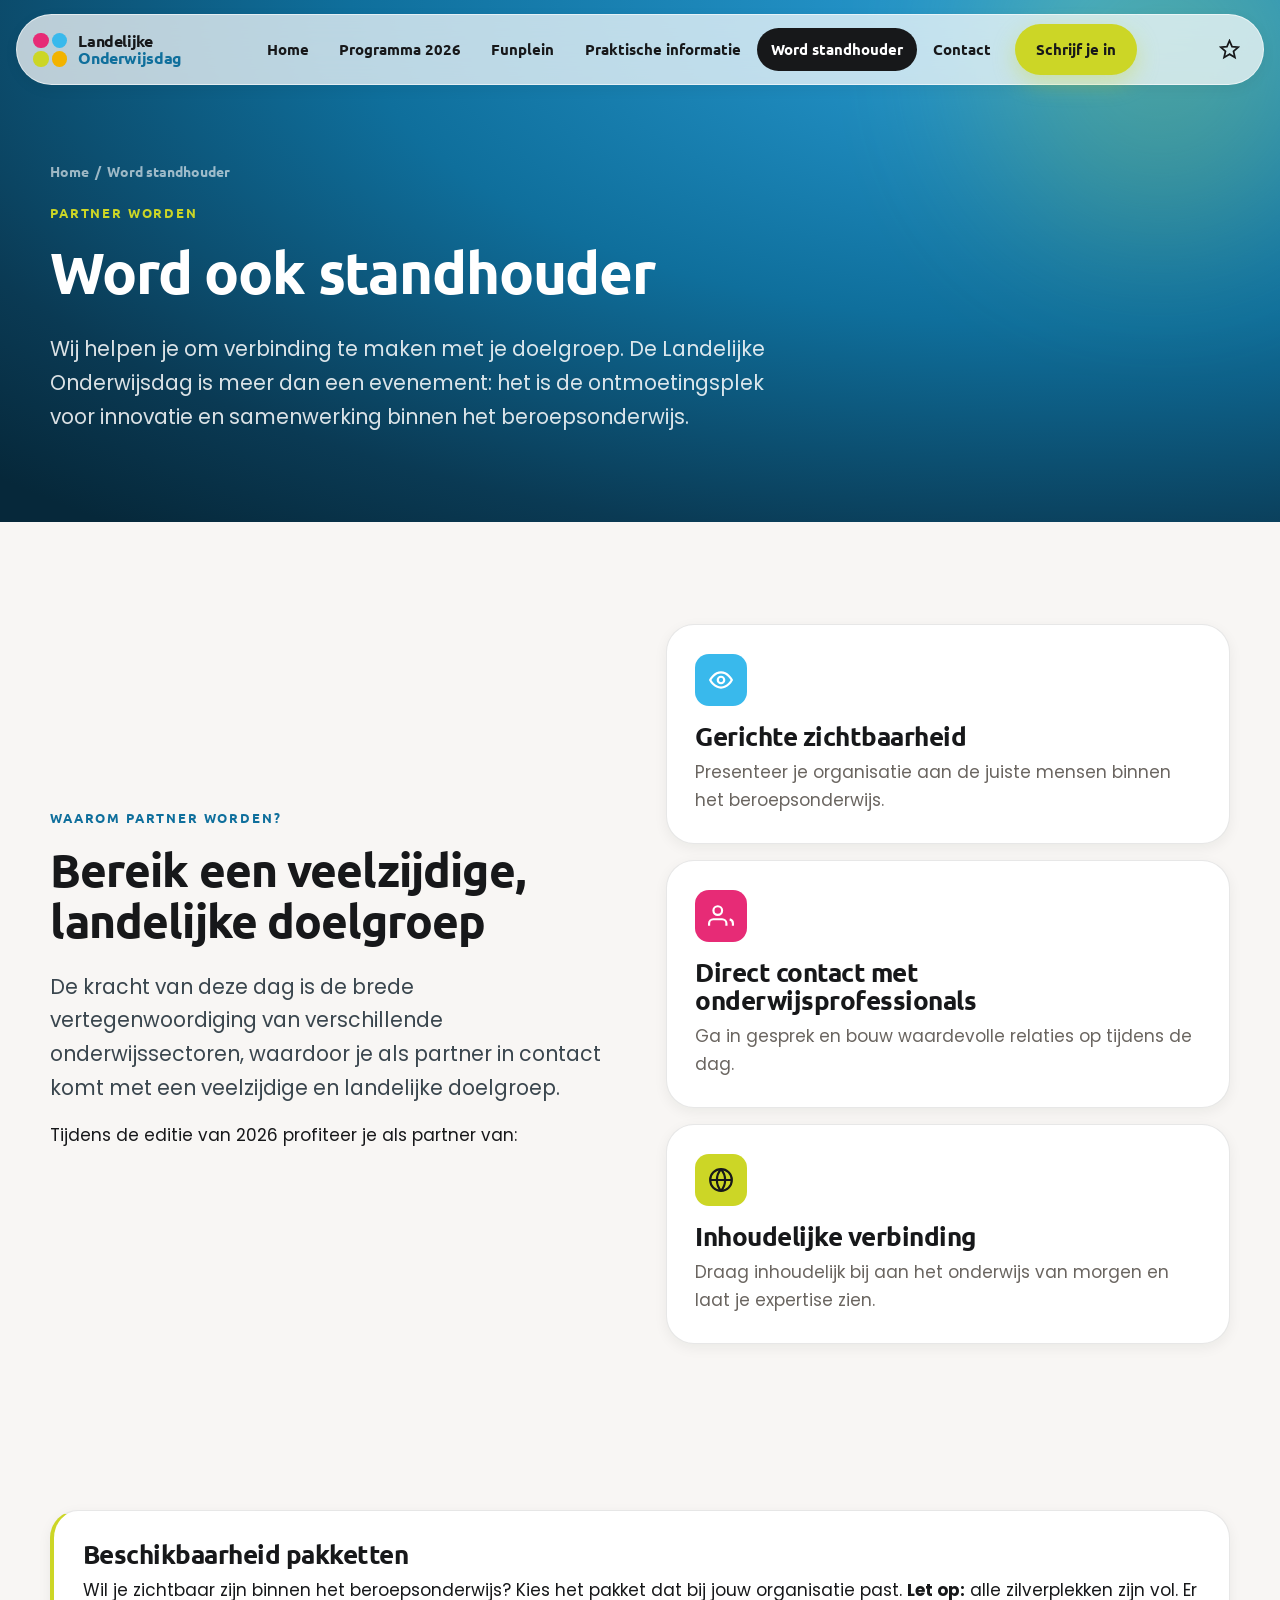
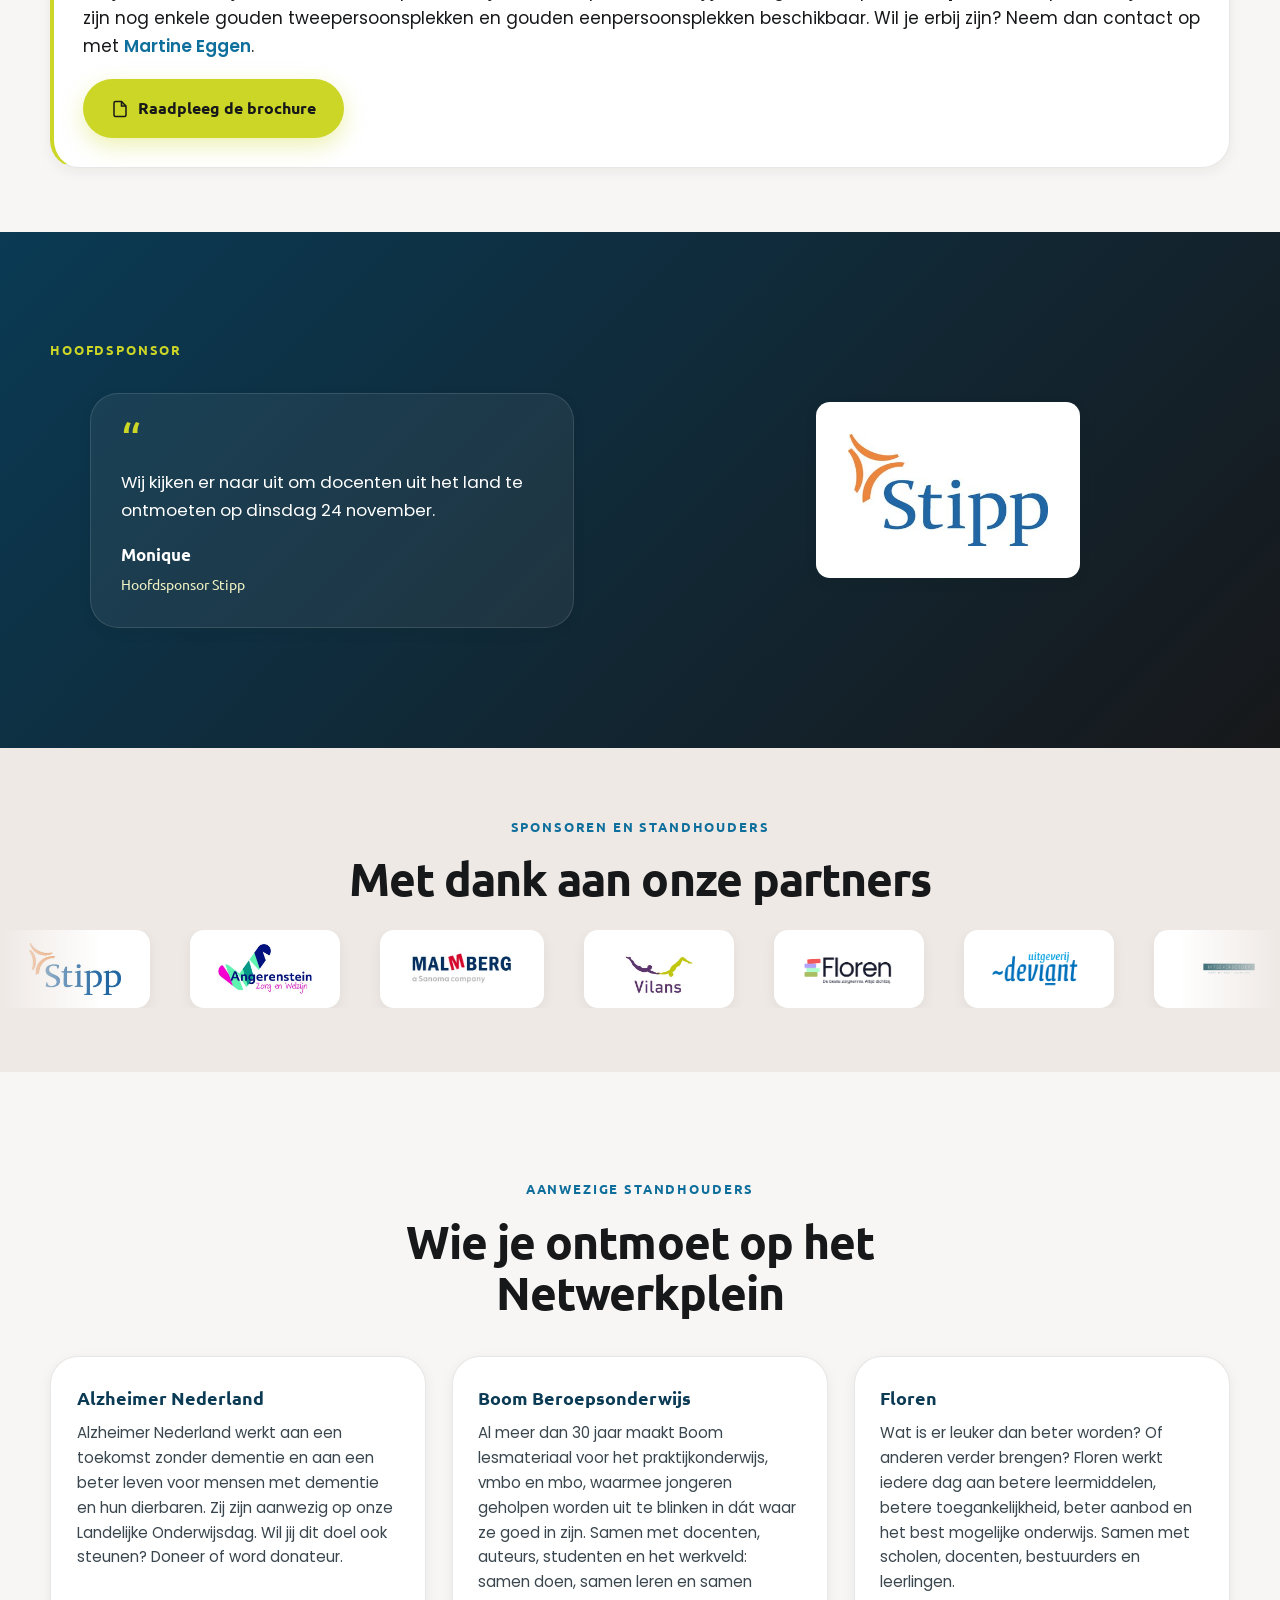
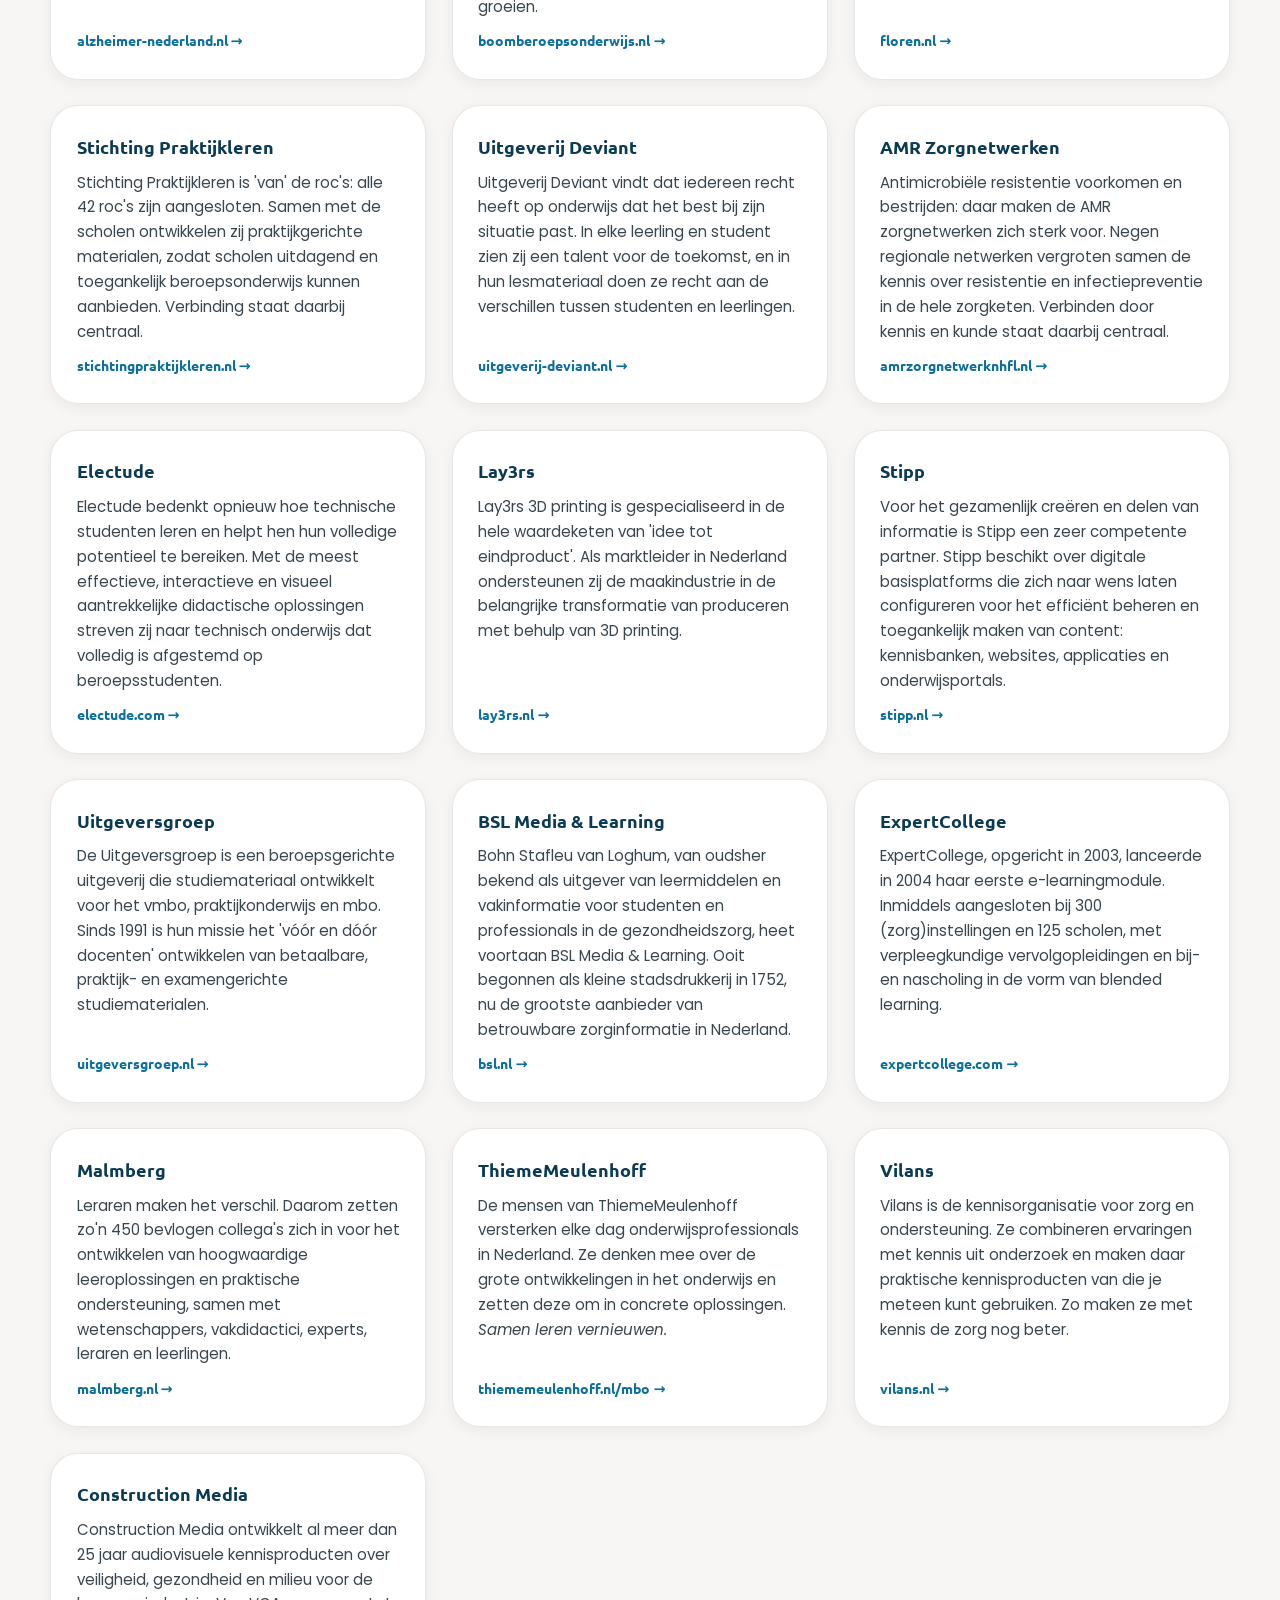
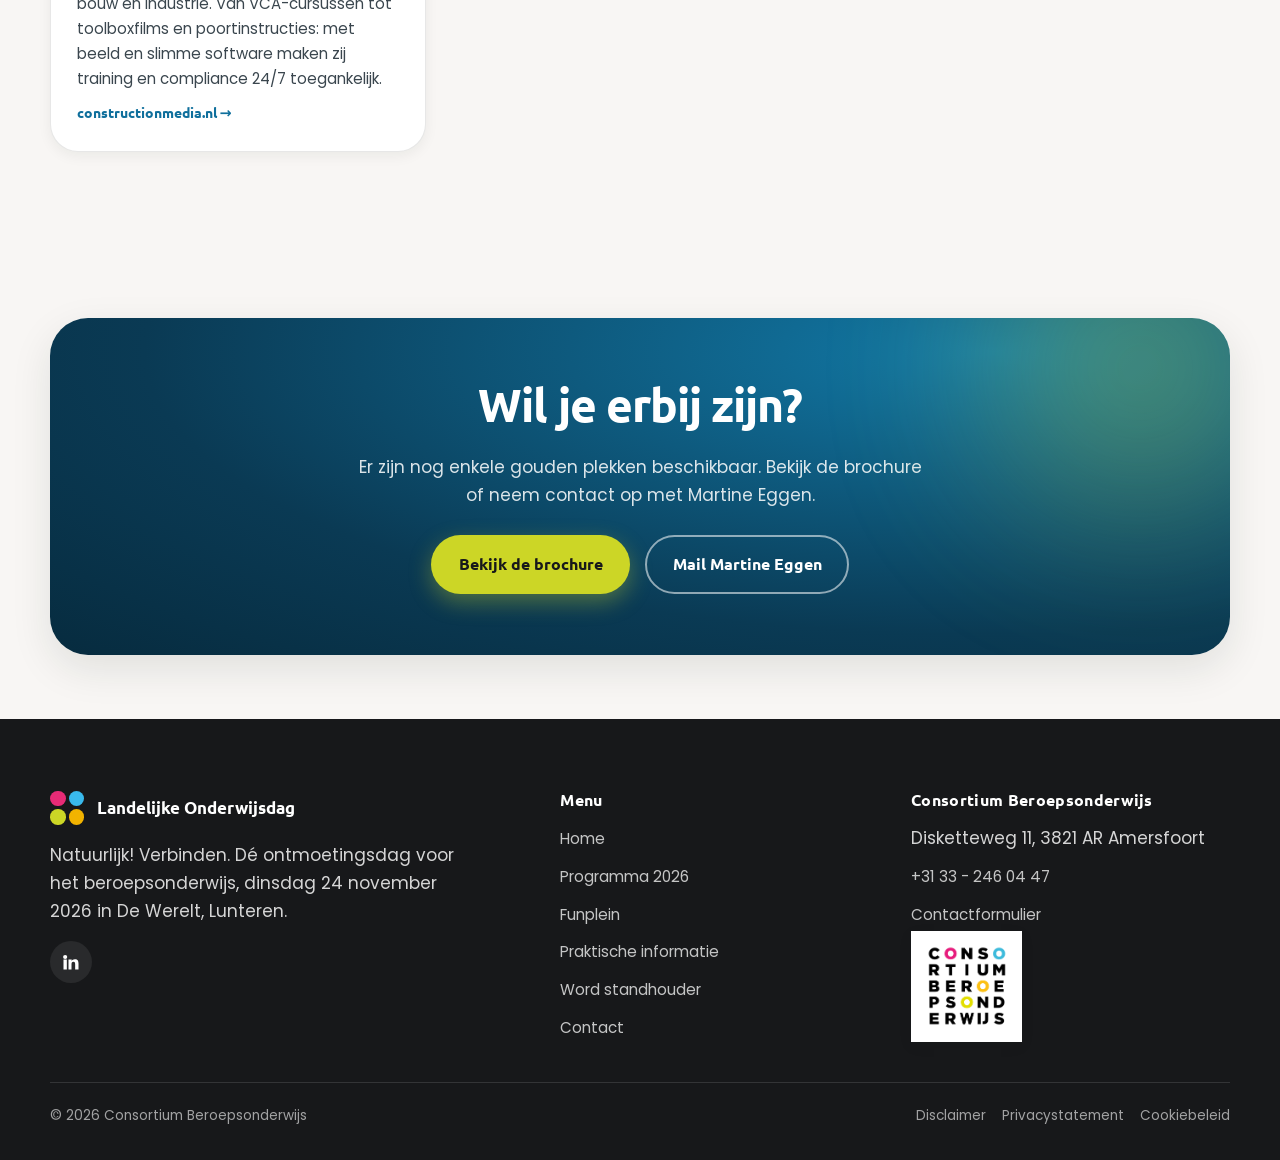
<file: word-standhouder.html>
<!DOCTYPE html>
<html lang="nl">
<head>
<meta charset="UTF-8">
<meta name="viewport" content="width=device-width, initial-scale=1">
<title>Word standhouder | Landelijke Onderwijsdag 2026</title>
<meta name="description" content="Maak als partner verbinding met een landelijke doelgroep in het beroepsonderwijs. Bekijk de pakketten en ontmoet onze sponsoren en standhouders.">
<link rel="canonical" href="https://landelijkeonderwijsdag.nl/word-standhouder.html">
<meta property="og:url" content="https://landelijkeonderwijsdag.nl/word-standhouder.html">
<meta property="og:image" content="/assets/og-image.png">
<meta property="og:image:width" content="1200">
<meta property="og:image:height" content="630">
<meta name="twitter:card" content="summary_large_image">
<meta name="twitter:image" content="/assets/og-image.png">
<link rel="icon" href="assets/favicon.svg?v=3" type="image/svg+xml">
<link rel="icon" type="image/png" sizes="32x32" href="assets/favicon-32.png?v=3">
<link rel="apple-touch-icon" sizes="180x180" href="assets/favicon-180.png?v=3">
<link rel="preconnect" href="https://fonts.googleapis.com">
<link rel="preconnect" href="https://fonts.gstatic.com" crossorigin>
<link href="https://fonts.googleapis.com/css2?family=Ubuntu:wght@500;700&family=Poppins:wght@300;400;500;600;700&display=swap" rel="stylesheet">
<script>document.documentElement.classList.add("js");</script>
<link rel="stylesheet" href="assets/styles.css?v=39">
</head>
<body>

<header class="site-header">
  <div class="bar">
    <a class="brand" href="index.html" aria-label="Landelijke Onderwijsdag home">
      <span class="brand-mark" aria-hidden="true"><i></i><i></i><i></i><i></i></span>
      <span class="brand-txt">Landelijke<br><b>Onderwijsdag</b></span>
    </a>
    <nav class="nav" id="nav" aria-label="Hoofdmenu">
      <a href="index.html">Home</a>
      <a href="programma.html">Programma 2026</a>
      <a href="funplein.html">Funplein</a>
      <a href="praktische-informatie.html">Praktische informatie</a>
      <a href="word-standhouder.html" class="active">Word standhouder</a>
      <a href="contact.html">Contact</a>
      <a href="https://consortiumbo.my.site.com/s/?id=a0PSb00000i4j0RMAQ&j=997424" class="btn" target="_blank" rel="noopener">Schrijf je in</a>
    </nav>
    <button class="nav-toggle" aria-label="Menu" aria-controls="nav" aria-expanded="false"><span></span><span></span><span></span></button>
  </div>
</header>
<div class="nav-backdrop"></div>

<section class="page-hero">
  <span class="blob"></span>
  <div class="container">
    <div class="breadcrumb"><a href="index.html">Home</a> &nbsp;/&nbsp; Word standhouder</div>
    <span class="eyebrow">Partner worden</span>
    <h1>Word ook standhouder</h1>
    <p class="lead">Wij helpen je om verbinding te maken met je doelgroep. De Landelijke Onderwijsdag is meer dan een evenement: het is de ontmoetingsplek voor innovatie en samenwerking binnen het beroepsonderwijs.</p>
  </div>
</section>

<section class="section">
  <div class="container split" style="align-items:center">
    <div class="reveal">
      <span class="eyebrow">Waarom partner worden?</span>
      <h2>Bereik een veelzijdige, landelijke doelgroep</h2>
      <p class="lead">De kracht van deze dag is de brede vertegenwoordiging van verschillende onderwijssectoren, waardoor je als partner in contact komt met een veelzijdige en landelijke doelgroep.</p>
      <p>Tijdens de editie van 2026 profiteer je als partner van:</p>
    </div>
    <div class="reveal d2">
      <div class="grid" style="gap:1rem">
        <div class="card"><div class="ico"><svg viewBox="0 0 24 24" fill="none" stroke="currentColor" stroke-width="2"><circle cx="12" cy="12" r="3"/><path d="M2 12s3.5-7 10-7 10 7 10 7-3.5 7-10 7-10-7-10-7z"/></svg></div><h3>Gerichte zichtbaarheid</h3><p class="muted" style="margin:0">Presenteer je organisatie aan de juiste mensen binnen het beroepsonderwijs.</p></div>
        <div class="card"><div class="ico"><svg viewBox="0 0 24 24" fill="none" stroke="currentColor" stroke-width="2"><path d="M17 21v-2a4 4 0 0 0-4-4H5a4 4 0 0 0-4 4v2"/><circle cx="9" cy="7" r="4"/><path d="M23 21v-2a4 4 0 0 0-3-3.87"/></svg></div><h3>Direct contact met onderwijsprofessionals</h3><p class="muted" style="margin:0">Ga in gesprek en bouw waardevolle relaties op tijdens de dag.</p></div>
        <div class="card"><div class="ico"><svg viewBox="0 0 24 24" fill="none" stroke="currentColor" stroke-width="2"><path d="M12 2a10 10 0 1 0 10 10A10 10 0 0 0 12 2z"/><path d="M2 12h20M12 2a15 15 0 0 1 0 20M12 2a15 15 0 0 0 0 20"/></svg></div><h3>Inhoudelijke verbinding</h3><p class="muted" style="margin:0">Draag inhoudelijk bij aan het onderwijs van morgen en laat je expertise zien.</p></div>
      </div>
    </div>
  </div>
</section>

<section class="section--tight">
  <div class="container">
    <div class="card reveal" style="border-left:4px solid var(--lime)">
      <h3>Beschikbaarheid pakketten</h3>
      <p style="margin:0 0 1.2rem">Wil je zichtbaar zijn binnen het beroepsonderwijs? Kies het pakket dat bij jouw organisatie past. <strong>Let op:</strong> alle zilverplekken zijn vol. Er zijn nog enkele gouden tweepersoonsplekken en gouden eenpersoonsplekken beschikbaar. Wil je erbij zijn? Neem dan contact op met <a href="mailto:meggen@consortiumbo.nl" style="color:var(--forest);font-weight:600">Martine Eggen</a>.</p>
      <a href="assets/files/standhouder-brochure-2026.pdf" class="btn" target="_blank" rel="noopener">
        <svg viewBox="0 0 24 24" fill="none" stroke="currentColor" stroke-width="2"><path d="M14 2H6a2 2 0 0 0-2 2v16a2 2 0 0 0 2 2h12a2 2 0 0 0 2-2V8z"/><path d="M14 2v6h6"/></svg>
        Raadpleeg de brochure
      </a>
    </div>
  </div>
</section>

<!-- Hoofdsponsor -->
<section class="section sec-dark">
  <div class="container split" style="align-items:center">
    <div class="reveal">
      <span class="eyebrow">Hoofdsponsor</span>
      <figure class="quote" style="background:rgba(255,255,255,.06);border:1px solid rgba(255,255,255,.12)">
        <div class="mark">&ldquo;</div>
        <p style="color:#fff">Wij kijken er naar uit om docenten uit het land te ontmoeten op dinsdag 24 november.</p>
        <div class="who"><b style="color:#fff">Monique</b><span style="color:var(--lime-soft)">Hoofdsponsor Stipp</span></div>
      </figure>
    </div>
    <div class="reveal d2" style="display:grid;place-items:center">
      <div class="logo-chip" style="min-width:220px;padding:2rem"><img src="assets/img/sp-stipp-big.jpg" alt="Stipp, hoofdsponsor" style="height:auto;max-width:200px"></div>
    </div>
  </div>
</section>

<!-- Logo marquee -->
<section class="section--tight sec-cream2">
  <div class="container center reveal" style="margin-bottom:1.6rem">
    <span class="eyebrow" style="justify-content:center">Sponsoren en standhouders</span>
    <h2>Met dank aan onze partners</h2>
  </div>
  <div class="marquee reveal d1">
    <div class="marquee-track">
      <span class="logo-chip"><img src="assets/img/sp-stipp.jpg" alt="Stipp"></span>
      <span class="logo-chip"><img src="assets/img/sp-boom.jpg" alt="Boom Beroepsonderwijs"></span>
      <span class="logo-chip"><img src="assets/img/sp-malmberg.jpg" alt="Malmberg"></span>
      <span class="logo-chip"><img src="assets/img/sp-vilans.jpg" alt="Vilans"></span>
      <span class="logo-chip"><img src="assets/img/sp-floren.png" alt="Floren"></span>
      <span class="logo-chip"><img src="assets/img/sp-deviant.png" alt="Uitgeverij Deviant"></span>
      <span class="logo-chip"><img src="assets/img/sp-uitgeversgroep.png" alt="Uitgeversgroep"></span>
      <span class="logo-chip"><img src="assets/img/sp-a.jpg" alt="Partner"></span>
      <span class="logo-chip"><img src="assets/img/sp-b.png" alt="Partner"></span>
      <span class="logo-chip"><img src="assets/img/sp-constructionmedia.svg" alt="Construction Media"></span>
      <!-- duplicate for seamless loop -->
      <span class="logo-chip"><img src="assets/img/sp-stipp.jpg" alt="Stipp"></span>
      <span class="logo-chip"><img src="assets/img/sp-boom.jpg" alt="Boom Beroepsonderwijs"></span>
      <span class="logo-chip"><img src="assets/img/sp-malmberg.jpg" alt="Malmberg"></span>
      <span class="logo-chip"><img src="assets/img/sp-vilans.jpg" alt="Vilans"></span>
      <span class="logo-chip"><img src="assets/img/sp-floren.png" alt="Floren"></span>
      <span class="logo-chip"><img src="assets/img/sp-deviant.png" alt="Uitgeverij Deviant"></span>
      <span class="logo-chip"><img src="assets/img/sp-uitgeversgroep.png" alt="Uitgeversgroep"></span>
      <span class="logo-chip"><img src="assets/img/sp-a.jpg" alt="Partner"></span>
      <span class="logo-chip"><img src="assets/img/sp-b.png" alt="Partner"></span>
      <span class="logo-chip"><img src="assets/img/sp-constructionmedia.svg" alt="Construction Media"></span>
    </div>
  </div>
</section>

<!-- Standhouders -->
<section class="section">
  <div class="container">
    <div class="center reveal" style="max-width:560px;margin-inline:auto">
      <span class="eyebrow" style="justify-content:center">Aanwezige standhouders</span>
      <h2>Wie je ontmoet op het Netwerkplein</h2>
    </div>
    <div class="grid grid-3" style="margin-top:2.4rem">
      <article class="exh reveal"><span class="name">Alzheimer Nederland</span><p>Alzheimer Nederland werkt aan een toekomst zonder dementie en aan een beter leven voor mensen met dementie en hun dierbaren. Zij zijn aanwezig op onze Landelijke Onderwijsdag. Wil jij dit doel ook steunen? Doneer of word donateur.</p><a class="link" href="https://www.alzheimer-nederland.nl/" target="_blank" rel="noopener">alzheimer-nederland.nl →</a></article>
      <article class="exh reveal d1"><span class="name">Boom Beroepsonderwijs</span><p>Al meer dan 30 jaar maakt Boom lesmateriaal voor het praktijkonderwijs, vmbo en mbo, waarmee jongeren geholpen worden uit te blinken in dát waar ze goed in zijn. Samen met docenten, auteurs, studenten en het werkveld: samen doen, samen leren en samen groeien.</p><a class="link" href="https://www.boomberoepsonderwijs.nl/" target="_blank" rel="noopener">boomberoepsonderwijs.nl →</a></article>
      <article class="exh reveal d2"><span class="name">Floren</span><p>Wat is er leuker dan beter worden? Of anderen verder brengen? Floren werkt iedere dag aan betere leermiddelen, betere toegankelijkheid, beter aanbod en het best mogelijke onderwijs. Samen met scholen, docenten, bestuurders en leerlingen.</p><a class="link" href="https://floren.nl/" target="_blank" rel="noopener">floren.nl →</a></article>
      <article class="exh reveal"><span class="name">Stichting Praktijkleren</span><p>Stichting Praktijkleren is 'van' de roc's: alle 42 roc's zijn aangesloten. Samen met de scholen ontwikkelen zij praktijkgerichte materialen, zodat scholen uitdagend en toegankelijk beroepsonderwijs kunnen aanbieden. Verbinding staat daarbij centraal.</p><a class="link" href="https://www.stichtingpraktijkleren.nl/over-ons/" target="_blank" rel="noopener">stichtingpraktijkleren.nl →</a></article>
      <article class="exh reveal d1"><span class="name">Uitgeverij Deviant</span><p>Uitgeverij Deviant vindt dat iedereen recht heeft op onderwijs dat het best bij zijn situatie past. In elke leerling en student zien zij een talent voor de toekomst, en in hun lesmateriaal doen ze recht aan de verschillen tussen studenten en leerlingen.</p><a class="link" href="https://www.uitgeverij-deviant.nl/" target="_blank" rel="noopener">uitgeverij-deviant.nl →</a></article>
      <article class="exh reveal d2"><span class="name">AMR Zorgnetwerken</span><p>Antimicrobiële resistentie voorkomen en bestrijden: daar maken de AMR zorgnetwerken zich sterk voor. Negen regionale netwerken vergroten samen de kennis over resistentie en infectiepreventie in de hele zorgketen. Verbinden door kennis en kunde staat daarbij centraal.</p><a class="link" href="https://amrzorgnetwerknhfl.nl/" target="_blank" rel="noopener">amrzorgnetwerknhfl.nl →</a></article>
      <article class="exh reveal"><span class="name">Electude</span><p>Electude bedenkt opnieuw hoe technische studenten leren en helpt hen hun volledige potentieel te bereiken. Met de meest effectieve, interactieve en visueel aantrekkelijke didactische oplossingen streven zij naar technisch onderwijs dat volledig is afgestemd op beroepsstudenten.</p><a class="link" href="https://www.electude.com/" target="_blank" rel="noopener">electude.com →</a></article>
      <article class="exh reveal d1"><span class="name">Lay3rs</span><p>Lay3rs 3D printing is gespecialiseerd in de hele waardeketen van 'idee tot eindproduct'. Als marktleider in Nederland ondersteunen zij de maakindustrie in de belangrijke transformatie van produceren met behulp van 3D printing.</p><a class="link" href="https://www.lay3rs.nl/" target="_blank" rel="noopener">lay3rs.nl →</a></article>
      <article class="exh reveal d2"><span class="name">Stipp</span><p>Voor het gezamenlijk creëren en delen van informatie is Stipp een zeer competente partner. Stipp beschikt over digitale basisplatforms die zich naar wens laten configureren voor het efficiënt beheren en toegankelijk maken van content: kennisbanken, websites, applicaties en onderwijsportals.</p><a class="link" href="https://www.stipp.nl/" target="_blank" rel="noopener">stipp.nl →</a></article>
      <article class="exh reveal"><span class="name">Uitgeversgroep</span><p>De Uitgeversgroep is een beroepsgerichte uitgeverij die studiemateriaal ontwikkelt voor het vmbo, praktijkonderwijs en mbo. Sinds 1991 is hun missie het 'vóór en dóór docenten' ontwikkelen van betaalbare, praktijk- en examengerichte studiematerialen.</p><a class="link" href="https://www.uitgeversgroep.nl/over-ons" target="_blank" rel="noopener">uitgeversgroep.nl →</a></article>
      <article class="exh reveal d1"><span class="name">BSL Media &amp; Learning</span><p>Bohn Stafleu van Loghum, van oudsher bekend als uitgever van leermiddelen en vakinformatie voor studenten en professionals in de gezondheidszorg, heet voortaan BSL Media &amp; Learning. Ooit begonnen als kleine stadsdrukkerij in 1752, nu de grootste aanbieder van betrouwbare zorginformatie in Nederland.</p><a class="link" href="https://www.bsl.nl/" target="_blank" rel="noopener">bsl.nl →</a></article>
      <article class="exh reveal d2"><span class="name">ExpertCollege</span><p>ExpertCollege, opgericht in 2003, lanceerde in 2004 haar eerste e-learningmodule. Inmiddels aangesloten bij 300 (zorg)instellingen en 125 scholen, met verpleegkundige vervolgopleidingen en bij- en nascholing in de vorm van blended learning.</p><a class="link" href="https://www.expertcollege.com/" target="_blank" rel="noopener">expertcollege.com →</a></article>
      <article class="exh reveal"><span class="name">Malmberg</span><p>Leraren maken het verschil. Daarom zetten zo'n 450 bevlogen collega's zich in voor het ontwikkelen van hoogwaardige leeroplossingen en praktische ondersteuning, samen met wetenschappers, vakdidactici, experts, leraren en leerlingen.</p><a class="link" href="https://www.malmberg.nl/" target="_blank" rel="noopener">malmberg.nl →</a></article>
      <article class="exh reveal d1"><span class="name">ThiemeMeulenhoff</span><p>De mensen van ThiemeMeulenhoff versterken elke dag onderwijsprofessionals in Nederland. Ze denken mee over de grote ontwikkelingen in het onderwijs en zetten deze om in concrete oplossingen. <em>Samen leren vernieuwen.</em></p><a class="link" href="https://www.thiememeulenhoff.nl/mbo" target="_blank" rel="noopener">thiememeulenhoff.nl/mbo →</a></article>
      <article class="exh reveal d2"><span class="name">Vilans</span><p>Vilans is de kennisorganisatie voor zorg en ondersteuning. Ze combineren ervaringen met kennis uit onderzoek en maken daar praktische kennisproducten van die je meteen kunt gebruiken. Zo maken ze met kennis de zorg nog beter.</p><a class="link" href="https://www.vilans.nl/wie-zijn-we" target="_blank" rel="noopener">vilans.nl →</a></article>
      <article class="exh reveal"><span class="name">Construction Media</span><p>Construction Media ontwikkelt al meer dan 25 jaar audiovisuele kennisproducten over veiligheid, gezondheid en milieu voor de bouw en industrie. Van VCA-cursussen tot toolboxfilms en poortinstructies: met beeld en slimme software maken zij training en compliance 24/7 toegankelijk.</p><a class="link" href="https://www.constructionmedia.nl/" target="_blank" rel="noopener">constructionmedia.nl →</a></article>
    </div>
  </div>
</section>

<section class="section--tight">
  <div class="container">
    <div class="cta-band reveal">
      <h2>Wil je erbij zijn?</h2>
      <p>Er zijn nog enkele gouden plekken beschikbaar. Bekijk de brochure of neem contact op met Martine Eggen.</p>
      <div class="btn-row" style="justify-content:center;margin-top:1.6rem">
        <a href="assets/files/standhouder-brochure-2026.pdf" class="btn" target="_blank" rel="noopener">Bekijk de brochure</a>
        <a href="mailto:meggen@consortiumbo.nl" class="btn btn--outline-light">Mail Martine Eggen</a>
      </div>
    </div>
  </div>
</section>

<footer class="site-footer">
  <div class="container">
    <div class="footer-grid">
      <div>
        <div class="footer-brand"><span class="brand-mark" aria-hidden="true"><i></i><i></i><i></i><i></i></span><b>Landelijke Onderwijsdag</b></div>
        <p style="max-width:38ch">Natuurlijk! Verbinden. Dé ontmoetingsdag voor het beroepsonderwijs, dinsdag 24 november 2026 in De Werelt, Lunteren.</p>
        <div class="social"><a href="https://www.linkedin.com/company/consortiumberoepsonderwijs" target="_blank" rel="noopener" aria-label="LinkedIn"><svg viewBox="0 0 24 24" fill="currentColor"><path d="M4.98 3.5A2.5 2.5 0 1 1 5 8.5a2.5 2.5 0 0 1-.02-5zM3 9h4v12H3zM9 9h3.8v1.7h.05c.53-1 1.83-2.05 3.76-2.05C20.4 8.65 21 11 21 14.1V21h-4v-6.1c0-1.46-.03-3.35-2.04-3.35-2.04 0-2.36 1.6-2.36 3.25V21H9z"/></svg></a></div>
      </div>
      <div>
        <h4>Menu</h4>
        <ul class="footer-links">
          <li><a href="index.html">Home</a></li>
          <li><a href="programma.html">Programma 2026</a></li>
          <li><a href="funplein.html">Funplein</a></li>
          <li><a href="praktische-informatie.html">Praktische informatie</a></li>
          <li><a href="word-standhouder.html">Word standhouder</a></li>
          <li><a href="contact.html">Contact</a></li>
        </ul>
      </div>
      <div>
        <h4>Consortium Beroepsonderwijs</h4>
        <ul class="footer-links">
          <li>Disketteweg 11, 3821 AR Amersfoort</li>
          <li><a href="tel:+31332460447">+31 33 - 246 04 47</a></li>
          <li><a href="contact.html">Contactformulier</a></li>
        </ul>
        <div class="footer-consortium"><img src="assets/img/consortium-logo.png" alt="Consortium Beroepsonderwijs"></div>
      </div>
    </div>
    <div class="footer-bottom">
      <span>&copy; <span data-year>2026</span> Consortium Beroepsonderwijs</span>
      <nav><a href="disclaimer.html">Disclaimer</a><a href="privacystatement.html">Privacystatement</a><a href="cookiebeleid.html">Cookiebeleid</a></nav>
    </div>
  </div>
</footer>

<script src="assets/main.js?v=13"></script>
</body>
</html>
</file>
<file: assets/styles.css>
/* ============================================================
   Landelijke Onderwijsdag 2026 — Design System
   Thema: "Natuurlijk! Verbinden" — fris, natuur-geïnspireerd
   ============================================================ */

:root{
  /* Brand — Consortium Beroepsonderwijs huisstijl */
  --blue:#39b9ec;        /* Corporate — innovatie & verbinding */
  --blue-600:#1c9fd6;
  --blue-800:#0f6f9c;
  --blue-deep:#0a3a54;   /* donkere secties */
  --pink:#e72b76;        /* Zorg & Welzijn */
  --lime:#ccd626;        /* Techniek */
  --lime-bright:#d9e34a;
  --lime-soft:#f0f3c4;
  --yellow:#f2b300;      /* Training & Advies */

  /* rollen (behouden namen voor bestaande inline-stijlen) */
  --forest:#0f6f9c;      /* accent tekst/links/iconen -> corporate blauw (donker) */
  --forest-deep:#0a3a54; /* donkere sectie-gradient */
  --ink:#17181a;         /* zwart uit huisstijl */
  --ink-soft:#3a464e;
  --cream:#f8f6f4;       /* licht warm grijs */
  --cream-2:#efe9e5;     /* Warm Gray 1 tint */
  --white:#ffffff;
  --warm-1:#e9e4e1;
  --warm-2:#ddd6d3;
  --sand:#e9e4e1;
  --muted:#6a6560;
  --line:rgba(23,24,26,.10);

  /* Type — Ubuntu (koppen) + Poppins (broodtekst) */
  --font-head:'Ubuntu',system-ui,'Verdana',sans-serif;
  --font-body:'Poppins',system-ui,'Verdana',sans-serif;

  /* Radius & shadow */
  --r-sm:12px; --r:18px; --r-lg:28px; --r-xl:38px;
  --sh-sm:0 4px 14px rgba(15,36,25,.06);
  --sh:0 14px 40px rgba(15,36,25,.10);
  --sh-lg:0 30px 70px rgba(15,36,25,.16);

  --container:1180px;
  --ease:cubic-bezier(.22,.61,.36,1);
}

*,*::before,*::after{box-sizing:border-box}
html{scroll-behavior:smooth;-webkit-text-size-adjust:100%}
body{
  margin:0;font-family:var(--font-body);color:var(--ink);
  background:var(--cream);line-height:1.65;font-size:clamp(15px,.5vw + 14px,17px);
  overflow-x:hidden;-webkit-font-smoothing:antialiased;
}
img{max-width:100%;display:block}
a{color:inherit;text-decoration:none}
h1,h2,h3,h4{font-family:var(--font-head);font-weight:800;line-height:1.1;letter-spacing:-.02em;margin:0 0 .5em}
h1{font-size:clamp(2.4rem,6vw,4.4rem)}
h2{font-size:clamp(1.8rem,4vw,2.9rem)}
h3{font-size:clamp(1.2rem,2.4vw,1.6rem)}
p{margin:0 0 1rem}
ul{margin:0 0 1rem;padding-left:1.1rem}
:focus-visible{outline:3px solid var(--forest);outline-offset:3px;border-radius:6px}

.container{width:min(100% - 2.4rem,var(--container));margin-inline:auto}
.section{padding:clamp(3.5rem,8vw,7rem) 0}
.section--tight{padding:clamp(2.5rem,5vw,4rem) 0}
.center{text-align:center}
.eyebrow{
  display:inline-flex;align-items:center;gap:.5rem;font-family:var(--font-head);
  font-weight:700;font-size:.82rem;letter-spacing:.14em;text-transform:uppercase;
  color:var(--forest);margin-bottom:1rem;
}
.lead{font-size:clamp(1.05rem,1.6vw,1.28rem);color:var(--ink-soft);max-width:60ch}
.muted{color:var(--muted)}

/* ---------- Buttons ---------- */
.btn{
  --bg:var(--lime);--fg:var(--ink);
  display:inline-flex;align-items:center;gap:.6rem;
  font-family:var(--font-head);font-weight:700;font-size:1rem;
  padding:.9rem 1.6rem;border-radius:999px;background:var(--bg);color:var(--fg);
  border:2px solid transparent;cursor:pointer;transition:transform .3s var(--ease),box-shadow .3s var(--ease),background .3s;
  box-shadow:0 8px 22px rgba(205,214,37,.35);will-change:transform;
}
.btn:hover{transform:translateY(-3px);box-shadow:0 14px 30px rgba(205,214,37,.45)}
.btn svg{width:18px;height:18px}
.btn--ghost{--bg:transparent;--fg:var(--ink);border-color:var(--ink);box-shadow:none}
.btn--ghost:hover{background:var(--ink);color:var(--white);box-shadow:none}
.btn--light{--bg:var(--white);--fg:var(--ink);box-shadow:var(--sh-sm)}
.btn--outline-light{--bg:transparent;--fg:var(--white);border-color:rgba(255,255,255,.55);box-shadow:none}
.btn--outline-light:hover{background:var(--white);color:var(--ink)}
.btn-row{display:flex;flex-wrap:wrap;gap:.9rem}

/* ---------- Header / Nav ---------- */
.site-header{position:fixed;inset:0 0 auto 0;z-index:100;transition:all .35s var(--ease)}
.site-header .bar{
  display:flex;align-items:center;justify-content:space-between;gap:1rem;
  margin:0 auto;width:min(100% - 2rem,1300px);
  background:rgba(255,255,255,.72);backdrop-filter:blur(16px);-webkit-backdrop-filter:blur(16px);
  border:1px solid rgba(255,255,255,.6);box-shadow:var(--sh-sm);
  padding:.55rem .7rem .55rem 1rem;border-radius:999px;margin-top:.9rem;transition:all .35s var(--ease);
}
.site-header.scrolled .bar{background:rgba(255,255,255,.9);box-shadow:var(--sh)}
.brand{display:flex;align-items:center;gap:.7rem;font-family:var(--font-head);font-weight:800;letter-spacing:-.02em}
.brand img{width:42px;height:42px;border-radius:10px;object-fit:cover}
.brand span{font-size:1rem;line-height:1.05;max-width:9.5rem}
.brand span b{color:var(--forest)}
.nav{display:flex;align-items:center;gap:.2rem}
.nav a{
  font-family:var(--font-head);font-weight:600;font-size:.95rem;color:var(--ink);
  padding:.55rem .85rem;border-radius:999px;transition:background .25s,color .25s;position:relative;
}
.nav a:hover{background:var(--cream-2)}
.nav a.active{background:var(--ink);color:var(--white)}
.nav .btn{margin-left:.4rem;padding:.7rem 1.2rem;font-size:.92rem}
.nav-toggle{display:none;background:none;border:0;cursor:pointer;padding:.4rem;width:44px;height:44px}
.nav-toggle span{display:block;width:24px;height:2.5px;background:var(--ink);border-radius:3px;margin:5px auto;transition:.3s var(--ease)}
.nav-toggle[aria-expanded="true"] span:nth-child(1){transform:translateY(7.5px) rotate(45deg)}
.nav-toggle[aria-expanded="true"] span:nth-child(2){opacity:0}
.nav-toggle[aria-expanded="true"] span:nth-child(3){transform:translateY(-7.5px) rotate(-45deg)}
.fav-toggle{position:relative;flex:none;background:none;border:0;cursor:pointer;padding:.4rem;width:44px;height:44px;
  border-radius:50%;color:var(--ink);display:grid;place-items:center;transition:background .25s,color .25s}
.fav-toggle svg{width:21px;height:21px}
.fav-toggle:hover{background:var(--cream-2)}
.fav-toggle__count{position:absolute;top:.1rem;right:.1rem;background:var(--pink);color:#fff;font-family:var(--font-head);
  font-weight:700;font-size:.62rem;line-height:1;min-width:16px;height:16px;border-radius:999px;display:grid;place-items:center;padding:0 .2rem}
.fav-toggle__count[hidden]{display:none}

/* ---------- Hero ---------- */
.hero{position:relative;padding:clamp(8rem,16vw,11rem) 0 clamp(3.5rem,7vw,6rem);overflow:hidden;
  background:radial-gradient(125% 120% at 82% 0%,#2ba0d8 0%,#0f6f9c 40%,var(--blue-deep) 72%,#06283a 100%);color:var(--white)}
.hero .blob{position:absolute;border-radius:50%;z-index:0;filter:blur(70px);opacity:.5;animation:float 14s ease-in-out infinite}
.hero .blob.b1{width:420px;height:420px;background:var(--lime);top:-120px;right:-60px;opacity:.28}
.hero .blob.b2{width:360px;height:360px;background:var(--blue);bottom:-140px;left:-80px;opacity:.42;animation-delay:-5s}
.hero .blob.b3{width:240px;height:240px;background:var(--pink);top:38%;left:44%;opacity:.16;animation-delay:-9s}
.hero .container{position:relative;z-index:2;display:grid;grid-template-columns:1.15fr .85fr;gap:clamp(2rem,4vw,4rem);align-items:center}
.hero-badge{display:inline-flex;align-items:center;gap:.6rem;background:rgba(255,255,255,.1);border:1px solid rgba(255,255,255,.2);
  padding:.5rem 1rem;border-radius:999px;font-family:var(--font-head);font-weight:600;font-size:.9rem;margin-bottom:1.4rem;backdrop-filter:blur(6px)}
.hero-badge .dot{width:9px;height:9px;border-radius:50%;background:var(--lime);box-shadow:0 0 0 5px rgba(205,214,37,.25);animation:pulse 2.4s infinite}
.hero h1{color:#fff;margin-bottom:.4rem}
.hero h1 .accent{color:var(--lime);display:block}
.hero .tagline{font-family:var(--font-head);font-weight:600;font-size:clamp(1.2rem,2.4vw,1.7rem);color:var(--lime-soft);margin:0 0 1.4rem}
.hero .meta{display:flex;flex-wrap:wrap;gap:1.4rem;margin:1.6rem 0 2rem;font-family:var(--font-head)}
.hero .meta div{display:flex;align-items:center;gap:.6rem;font-weight:600}
.hero .meta svg{width:20px;height:20px;color:var(--lime)}
.hero-visual{position:relative}
.hero-visual .frame{border-radius:var(--r-xl);overflow:hidden;box-shadow:var(--sh-lg);border:1px solid rgba(255,255,255,.15);transform:rotate(1.4deg)}
.hero-visual .frame img{width:100%;height:100%;object-fit:cover;aspect-ratio:4/3}
/* countdown */
.countdown{display:flex;gap:.6rem;margin-top:1.8rem}
.countdown .unit{background:rgba(255,255,255,.08);border:1px solid rgba(255,255,255,.16);border-radius:var(--r-sm);
  padding:.7rem .5rem;min-width:64px;text-align:center;backdrop-filter:blur(6px)}
.countdown .num{font-family:var(--font-head);font-weight:800;font-size:1.7rem;line-height:1;color:#fff}
.countdown .lbl{font-size:.7rem;text-transform:uppercase;letter-spacing:.1em;color:var(--lime-soft);margin-top:.35rem}

@keyframes float{0%,100%{transform:translate(0,0)}50%{transform:translate(20px,-30px)}}
@keyframes pulse{0%,100%{box-shadow:0 0 0 5px rgba(205,214,37,.25)}50%{box-shadow:0 0 0 9px rgba(205,214,37,0)}}

/* wave divider */
.wave{display:block;width:100%;height:auto;margin-bottom:-6px}

/* ---------- Brand mark (dot-grid, echoes logo O's) ---------- */
.brand-mark{display:grid;grid-template-columns:repeat(2,1fr);gap:3px;width:34px;height:34px;flex:none}
.brand-mark i{border-radius:50%;display:block;width:100%;height:100%}
.brand-mark i:nth-child(1){background:var(--pink)}
.brand-mark i:nth-child(2){background:var(--blue)}
.brand-mark i:nth-child(3){background:var(--lime)}
.brand-mark i:nth-child(4){background:var(--yellow)}
.brand .brand-txt{font-size:1rem;line-height:1.05;max-width:none}
.brand .brand-txt b{color:var(--forest)}

/* ---------- Photo hero (full-bleed) ---------- */
.hero--photo{background:none;padding:0;min-height:min(90vh,780px);display:flex;align-items:center;position:relative;overflow:hidden}
.hero--photo .hero-bg{position:absolute;inset:0;z-index:0}
.hero--photo .hero-bg img{width:100%;height:100%;object-fit:cover;object-position:center 62%;animation:heroZoom 18s ease-out both}
.hero--photo .hero-overlay{position:absolute;inset:0;z-index:1;pointer-events:none;
  background:linear-gradient(100deg,rgba(8,45,66,.96) 0%,rgba(10,58,84,.88) 38%,rgba(10,58,84,.5) 64%,rgba(10,58,84,.14) 100%),
             linear-gradient(0deg,rgba(6,38,55,.72),transparent 46%)}
.hero--photo .hero-overlay::after{content:"";position:absolute;width:360px;height:360px;border-radius:50%;
  background:var(--lime);filter:blur(90px);opacity:.16;top:-90px;right:8%}
.hero--photo .container{position:relative;z-index:2}
.hero--photo .hero-copy{max-width:660px;padding:clamp(7.5rem,14vw,9.5rem) 0 clamp(3rem,6vw,4.5rem)}
.hero--photo .hero-badge{background:rgba(255,255,255,.14);border-color:rgba(255,255,255,.28)}
@keyframes heroZoom{from{transform:scale(1.08)}to{transform:scale(1)}}

/* ---------- Initiatief-strip ---------- */
.initiatief{background:var(--white);border-bottom:1px solid var(--line)}
.initiatief .container{display:flex;align-items:center;justify-content:center;gap:1.1rem;padding:1.15rem 0;flex-wrap:wrap}
.initiatief .lbl{font-family:var(--font-head);font-weight:600;color:var(--muted);font-size:.95rem}
.initiatief img{height:62px;width:auto;display:block}
.initiatief a{display:inline-flex;align-items:center;transition:transform .3s var(--ease)}
.initiatief a:hover{transform:translateY(-2px)}

/* ---------- Footer consortium logo ---------- */
.footer-consortium{display:inline-flex;background:#fff;border-radius:0;padding:.85rem;margin-top:.2rem;box-shadow:var(--sh-sm)}
.footer-consortium img{height:84px;width:auto;display:block}

/* ---------- Cards & grids ---------- */
.grid{display:grid;gap:clamp(1rem,2vw,1.6rem)}
.grid-2{grid-template-columns:repeat(2,1fr)}
.grid-3{grid-template-columns:repeat(3,1fr)}
.grid-4{grid-template-columns:repeat(4,1fr)}
.card{background:var(--white);border-radius:var(--r-lg);padding:1.8rem;box-shadow:var(--sh-sm);border:1px solid var(--line);
  transition:transform .35s var(--ease),box-shadow .35s var(--ease)}
.card:hover{transform:translateY(-6px);box-shadow:var(--sh)}
.card h3{margin-bottom:.5rem}
.card p:last-child{margin-bottom:0}

/* pill list */
.pills{display:flex;flex-wrap:wrap;gap:.7rem;list-style:none;padding:0}
.pills li{background:var(--white);border:1px solid var(--line);border-radius:999px;padding:.65rem 1.15rem;
  font-family:var(--font-head);font-weight:600;font-size:.95rem;box-shadow:var(--sh-sm);display:flex;align-items:center;gap:.55rem}
.pills li::before{content:"";width:9px;height:9px;border-radius:50%;background:var(--lime);flex:none}

/* checklist */
.check{list-style:none;padding:0;display:grid;gap:.8rem}
.check li{display:flex;gap:.75rem;align-items:flex-start}
.check li svg{flex:none;width:24px;height:24px;color:var(--forest);margin-top:2px}

/* speakers */
.speaker{background:var(--white);border-radius:var(--r-lg);overflow:hidden;box-shadow:var(--sh-sm);border:1px solid var(--line)}
.speaker img{width:100%;aspect-ratio:1;object-fit:cover}
.speaker .body{padding:1.3rem 1.4rem 1.6rem}
.speaker h3{margin-bottom:.25rem}
.speaker .role{color:var(--muted);font-size:.95rem;margin:0}

/* speaker-slider */
.speaker-slider{position:relative}
.speaker-slider__track{display:flex;gap:1.4rem;overflow-x:auto;scroll-snap-type:x mandatory;
  padding:.2rem .2rem 1rem;margin:0 -.2rem;scrollbar-width:none;-ms-overflow-style:none}
.speaker-slider__track::-webkit-scrollbar{display:none}
.speaker-slider__item{flex:0 0 240px;scroll-snap-align:start}
.speaker-slider__item img{width:100%;aspect-ratio:1;object-fit:cover}
.speaker-slider__nav{position:absolute;top:38%;transform:translateY(-50%);z-index:5;width:44px;height:44px;
  border-radius:50%;border:1px solid var(--line);background:var(--white);color:var(--ink);display:grid;place-items:center;
  cursor:pointer;box-shadow:var(--sh-sm);transition:background .2s,box-shadow .2s}
.speaker-slider__nav:hover{background:var(--ink);color:#fff;box-shadow:var(--sh)}
.speaker-slider__nav svg{width:20px;height:20px}
.speaker-slider__nav--prev{left:-1.4rem}
.speaker-slider__nav--next{right:-1.4rem}
@media (max-width:900px){
  .speaker-slider__nav{display:none}
  .speaker-slider__item{flex-basis:200px}
}

/* audience cards */
.aud{background:var(--white);border-radius:var(--r-lg);padding:1.7rem;box-shadow:var(--sh-sm);border:1px solid var(--line);
  transition:transform .35s var(--ease),box-shadow .35s var(--ease);border-top:4px solid var(--lime)}
.aud:hover{transform:translateY(-6px);box-shadow:var(--sh)}
.aud h3{font-size:1.15rem;margin-bottom:.45rem}
.aud p{margin:0;color:var(--ink-soft);font-size:.97rem}

/* ---------- Sections dark / accent ---------- */
.sec-dark{background:linear-gradient(135deg,var(--forest-deep),var(--ink));color:var(--white)}
.sec-dark h2,.sec-dark h3{color:#fff}
.sec-dark .eyebrow{color:var(--lime)}
.sec-dark .lead{color:rgba(255,255,255,.82)}
.sec-lime{background:var(--lime)}
.sec-cream2{background:var(--cream-2)}

/* ---------- Gallery ---------- */
.gallery{display:grid;grid-template-columns:repeat(4,1fr);gap:1rem;grid-auto-rows:200px}
.gallery figure{margin:0;border-radius:var(--r);overflow:hidden;position:relative;cursor:pointer;box-shadow:var(--sh-sm)}
.gallery img{width:100%;height:100%;object-fit:cover;transition:transform .6s var(--ease)}
.gallery figure::after{content:"";position:absolute;inset:0;background:linear-gradient(0deg,rgba(15,36,25,.25),transparent 60%);opacity:0;transition:.35s}
.gallery figure:hover img{transform:scale(1.08)}
.gallery figure:hover::after{opacity:1}
.gallery .tall{grid-row:span 2}
.gallery .wide{grid-column:span 2}

/* lightbox */
.lightbox{position:fixed;inset:0;background:rgba(9,20,14,.92);display:none;place-items:center;z-index:200;padding:1.5rem;cursor:zoom-out}
.lightbox.open{display:grid;animation:fade .3s}
.lightbox img{max-width:92vw;max-height:88vh;border-radius:var(--r);box-shadow:var(--sh-lg)}
.lightbox .close{position:absolute;top:1.2rem;right:1.4rem;width:48px;height:48px;border-radius:50%;border:0;background:rgba(255,255,255,.15);color:#fff;font-size:1.5rem;cursor:pointer}
@keyframes fade{from{opacity:0}to{opacity:1}}

/* ---------- Testimonials ---------- */
.quote{background:var(--white);border-radius:var(--r-lg);padding:1.9rem;box-shadow:var(--sh-sm);border:1px solid var(--line);display:flex;flex-direction:column;gap:1rem}
.quote .mark{font-family:var(--font-head);font-size:3rem;line-height:.6;color:var(--lime)}
.quote p{font-size:1.05rem;color:var(--ink-soft);margin:0}
.quote .who{margin-top:auto;font-family:var(--font-head)}
.quote .who b{display:block}
.quote .who span{color:var(--muted);font-size:.9rem}

/* ---------- Split feature ---------- */
.split{display:grid;grid-template-columns:1fr 1fr;gap:clamp(1.5rem,4vw,3.5rem);align-items:center}
.split .media img{border-radius:var(--r-lg);box-shadow:var(--sh);width:100%;object-fit:cover}
.split.rev .media{order:2}

/* ---------- Info / practical ---------- */
.info-grid{display:grid;grid-template-columns:repeat(3,1fr);gap:1.1rem}
.info-card{background:var(--white);border-radius:var(--r-lg);padding:1.6rem;box-shadow:var(--sh-sm);border:1px solid var(--line)}
.info-card .ico{width:46px;height:46px;border-radius:12px;background:var(--forest);color:#fff;display:grid;place-items:center;margin-bottom:.9rem}
.info-card .ico svg{width:24px;height:24px}
.info-card h3{font-size:1.05rem;margin-bottom:.35rem}
.info-card p{margin:0;color:var(--ink-soft);font-size:.97rem}
.price-tag{font-family:var(--font-head);font-weight:800;font-size:1.6rem;color:var(--forest-deep)}

/* impact stats */
.stat-grid{display:grid;grid-template-columns:repeat(3,1fr);gap:1.1rem;margin-top:2.4rem}
.stat-card{background:var(--white);border-radius:var(--r-lg);padding:1.7rem 1.4rem;box-shadow:var(--sh-sm);
  border:1px solid var(--line);text-align:center}
.stat-card__num{font-family:var(--font-head);font-weight:800;font-size:2.15rem;color:var(--blue-deep);
  line-height:1;font-variant-numeric:tabular-nums}
.stat-card__label{font-size:.9rem;color:var(--ink-soft);margin-top:.5rem}
@media (max-width:760px){.stat-grid{grid-template-columns:repeat(2,1fr)}}
@media (max-width:460px){.stat-grid{grid-template-columns:1fr}}

.vvd{display:flex;align-items:flex-start;justify-content:center;gap:.4rem;margin-top:2.6rem;max-width:840px;
  margin-inline:auto}
.vvd-step{flex:1;text-align:center;padding:0 .6rem;max-width:230px}
.vvd-step__badge{width:76px;height:76px;border-radius:50%;display:grid;place-items:center;margin:0 auto .9rem;
  font-family:var(--font-head);font-weight:800;font-size:1.05rem;letter-spacing:.02em}
.vvd-step__title{font-family:var(--font-head);font-weight:700;font-size:1rem;margin:0 0 .35rem}
.vvd-step__text{font-size:.86rem;color:var(--ink-soft);margin:0}
.vvd-arrow{flex:0 0 auto;color:var(--line);padding-top:1.6rem}
.vvd-arrow svg{width:22px;height:22px}
@media (max-width:700px){
  .vvd{flex-direction:column;align-items:center;gap:1.4rem}
  .vvd-arrow{transform:rotate(90deg);padding-top:0}
}

/* timeline */
.timeline{list-style:none;padding:0;margin:0;display:grid;gap:0}
.timeline li{display:grid;grid-template-columns:auto 1fr;gap:1.1rem;padding:1rem 0;border-bottom:1px solid var(--line)}
.timeline li:last-child{border-bottom:0}
.timeline .t{font-family:var(--font-head);font-weight:800;color:var(--forest);font-size:1.15rem;min-width:70px}
.timeline .d{font-weight:600}

/* ---------- Sponsors marquee ---------- */
.marquee{overflow:hidden;-webkit-mask-image:linear-gradient(90deg,transparent,#000 8%,#000 92%,transparent);mask-image:linear-gradient(90deg,transparent,#000 8%,#000 92%,transparent)}
.marquee-track{display:flex;gap:2.5rem;width:max-content;animation:scrollx 34s linear infinite}
.marquee:hover .marquee-track{animation-play-state:paused}
.marquee img{height:52px;width:auto;object-fit:contain}
.logo-chip{background:#fff;border-radius:14px;padding:.8rem 1.2rem;display:grid;place-items:center;box-shadow:var(--sh-sm);min-width:150px}
@keyframes scrollx{to{transform:translateX(-50%)}}

/* exhibitor cards */
.exh{background:var(--white);border-radius:var(--r-lg);padding:1.6rem;box-shadow:var(--sh-sm);border:1px solid var(--line);
  transition:transform .35s var(--ease),box-shadow .35s;display:flex;flex-direction:column;gap:.6rem}
.exh:hover{transform:translateY(-5px);box-shadow:var(--sh)}
.exh .name{font-family:var(--font-head);font-weight:800;font-size:1.1rem;color:var(--forest-deep)}
.exh p{font-size:.94rem;color:var(--ink-soft);margin:0}
.exh a.link{font-family:var(--font-head);font-weight:700;color:var(--forest);font-size:.9rem;margin-top:auto;display:inline-flex;align-items:center;gap:.35rem}
.exh a.link:hover{color:var(--ink)}

/* Funplein-kaarten */
.fun-card{background:var(--white);border-radius:var(--r-lg);padding:1.8rem;box-shadow:var(--sh-sm);border:1px solid var(--line);
  display:flex;flex-direction:column;gap:.8rem;transition:transform .35s var(--ease),box-shadow .35s var(--ease)}
.fun-card:hover{transform:translateY(-5px);box-shadow:var(--sh)}
.fun-card__badge{width:52px;height:52px;border-radius:14px;display:grid;place-items:center;color:#fff;flex:none;background:var(--blue)}
.fun-card__badge svg{width:26px;height:26px}
.grid-3 .fun-card:nth-child(3n+2) .fun-card__badge{background:var(--pink)}
.grid-3 .fun-card:nth-child(3n+3) .fun-card__badge{background:var(--lime);color:var(--ink)}
.fun-card h3{margin:0;font-size:1.1rem}
.fun-card p{margin:0;color:var(--ink-soft);font-size:.95rem}
.fun-card__org{align-self:flex-start;margin-top:auto;font-family:var(--font-head);font-weight:700;font-size:.72rem;
  letter-spacing:.03em;text-transform:uppercase;padding:.3rem .7rem;border-radius:999px;background:var(--cream-2);color:var(--ink-soft)}
.fun-card--soon{border:2px dashed var(--line);box-shadow:none;align-items:center;text-align:center}
.fun-card--soon:hover{transform:none;box-shadow:none}
.fun-card--soon .fun-card__badge{background:var(--cream-2);color:var(--muted)}
.fun-card--soon p{color:var(--muted)}
.fun-card__tag{align-self:center;margin-top:auto;font-family:var(--font-head);font-weight:700;font-size:.72rem;
  text-transform:uppercase;letter-spacing:.04em;color:var(--muted)}

/* ---------- CTA banner ---------- */
.cta-band{background:radial-gradient(120% 140% at 80% 10%,#127aa8,var(--blue-deep) 60%,#06283a);color:#fff;border-radius:var(--r-xl);
  padding:clamp(2.2rem,5vw,3.8rem);text-align:center;position:relative;overflow:hidden;box-shadow:var(--sh)}
.cta-band::after{content:"";position:absolute;width:300px;height:300px;background:var(--lime);border-radius:50%;filter:blur(90px);opacity:.3;top:-100px;right:-60px}
.cta-band h2{color:#fff;position:relative}
.cta-band p{color:rgba(255,255,255,.85);max-width:52ch;margin-inline:auto;position:relative}

/* ---------- Contact / form ---------- */
.form{display:grid;gap:1rem;background:var(--white);padding:clamp(1.6rem,3vw,2.4rem);border-radius:var(--r-lg);box-shadow:var(--sh);border:1px solid var(--line)}
.field{display:grid;gap:.4rem}
.field label{font-family:var(--font-head);font-weight:600;font-size:.9rem}
.field input,.field select,.field textarea{
  font-family:var(--font-body);font-size:1rem;padding:.85rem 1rem;border:1.5px solid var(--line);border-radius:12px;background:var(--cream);
  transition:border-color .25s,box-shadow .25s;width:100%}
.field input:focus,.field select:focus,.field textarea:focus{outline:none;border-color:var(--forest);box-shadow:0 0 0 4px rgba(31,86,65,.12);background:#fff}
.field textarea{min-height:140px;resize:vertical}
.form-row{display:grid;grid-template-columns:1fr 1fr;gap:1rem}
.contact-meta{display:grid;gap:1.4rem}
.contact-meta .row{display:flex;gap:.9rem;align-items:flex-start}
.contact-meta .row svg{width:24px;height:24px;color:var(--forest);flex:none;margin-top:2px}
.badges{display:flex;gap:1rem;flex-wrap:wrap;align-items:center;margin-top:1rem}
.badges img{height:74px;width:auto;border-radius:10px}

/* page hero (subpages) */
.page-hero{background:radial-gradient(120% 130% at 85% 0%,#2ba0d8,#0f6f9c 48%,var(--blue-deep) 82%,#06283a);color:#fff;
  padding:clamp(7.5rem,15vw,10rem) 0 clamp(3rem,6vw,4.5rem);position:relative;overflow:hidden}
.page-hero .blob{position:absolute;width:360px;height:360px;border-radius:50%;background:var(--lime);filter:blur(80px);opacity:.22;top:-120px;right:-60px}
.page-hero .container{position:relative;z-index:2}
.page-hero h1{color:#fff;font-size:clamp(2.2rem,5vw,3.6rem)}
.page-hero .lead{color:rgba(255,255,255,.85)}
.page-hero .eyebrow{color:var(--lime)}
.breadcrumb{font-size:.85rem;color:rgba(255,255,255,.6);margin-bottom:1rem;font-family:var(--font-head);font-weight:600}
.breadcrumb a:hover{color:var(--lime)}

/* ---------- Footer ---------- */
.site-footer{background:var(--ink);color:rgba(255,255,255,.82);padding:clamp(3rem,6vw,4.5rem) 0 2rem}
.site-footer h4{font-family:var(--font-head);color:#fff;font-size:1rem;margin:0 0 1rem;letter-spacing:.02em}
.footer-grid{display:grid;grid-template-columns:1.5fr 1fr 1fr;gap:2rem;align-items:start}
.footer-brand{display:flex;align-items:center;gap:.8rem;margin-bottom:1rem}
.footer-brand img{width:48px;height:48px;border-radius:12px;background:#fff;object-fit:cover}
.footer-brand b{font-family:var(--font-head);font-size:1.05rem;color:#fff}
.footer-links{list-style:none;padding:0;margin:0;display:grid;gap:.6rem}
.footer-links a{color:rgba(255,255,255,.75);transition:color .25s;font-size:.95rem}
.footer-links a:hover{color:var(--lime)}
.social{display:flex;gap:.6rem;margin-top:1rem}
.social a{width:42px;height:42px;border-radius:50%;background:rgba(255,255,255,.08);display:grid;place-items:center;transition:.25s}
.social a:hover{background:var(--lime)}
.social a:hover svg{color:var(--ink)}
.social svg{width:20px;height:20px;color:#fff}
.footer-bottom{border-top:1px solid rgba(255,255,255,.12);margin-top:2.5rem;padding-top:1.4rem;display:flex;flex-wrap:wrap;gap:1rem;justify-content:space-between;font-size:.85rem;color:rgba(255,255,255,.6)}
.footer-bottom a:hover{color:var(--lime)}
.footer-bottom nav{display:flex;gap:1rem;flex-wrap:wrap}

/* ---------- Brand-color accents (logo O's: blauw/roze/groen/geel) ---------- */
.aud:nth-child(4n+1){border-top-color:var(--blue)}
.aud:nth-child(4n+2){border-top-color:var(--pink)}
.aud:nth-child(4n+3){border-top-color:var(--lime)}
.aud:nth-child(4n+4){border-top-color:var(--yellow)}
.pills li:nth-child(4n+1)::before{background:var(--blue)}
.pills li:nth-child(4n+2)::before{background:var(--pink)}
.pills li:nth-child(4n+3)::before{background:var(--lime)}
.pills li:nth-child(4n+4)::before{background:var(--yellow)}
.info-grid .info-card:nth-child(4n+1) .ico{background:var(--blue)}
.info-grid .info-card:nth-child(4n+2) .ico{background:var(--pink)}
.info-grid .info-card:nth-child(4n+3) .ico{background:var(--blue-800)}
.info-grid .info-card:nth-child(4n+4) .ico{background:var(--yellow);color:var(--ink)}
.card .ico{width:52px;height:52px;border-radius:14px;display:grid;place-items:center;margin-bottom:1rem;background:var(--blue);color:#fff}
.card .ico svg{width:26px;height:26px}
.card:nth-child(4n+2) .ico{background:var(--pink)}
.card:nth-child(4n+3) .ico{background:var(--lime);color:var(--ink)}
.card:nth-child(4n+4) .ico{background:var(--yellow);color:var(--ink)}

/* ---------- Dagprogramma ---------- */
.day-timeline{display:flex;flex-wrap:wrap;justify-content:space-between;gap:1.2rem 0;padding:.3rem .1rem 1rem}
.day-timeline__item{flex:0 0 auto;display:flex;flex-direction:column;gap:.15rem;padding:.75rem .8rem 0 0;
  border-top:3px solid var(--line)}
.day-timeline__item:last-child{padding-right:0}
.day-timeline__item--accent{border-top-color:var(--blue-deep)}
.day-timeline__time{font-family:var(--font-head);font-weight:700;font-size:.95rem;color:var(--ink);white-space:nowrap}
.day-timeline__item--accent .day-timeline__time{color:var(--blue-deep)}
.day-timeline__label{font-size:.9rem;color:var(--muted);line-height:1.3;white-space:nowrap}
.day-timeline__sublabel{font-size:.85rem;color:var(--muted);line-height:1.3;white-space:nowrap}
.day-timeline__label strong,.day-timeline__sublabel strong{color:var(--ink);font-family:var(--font-head)}
@media (max-width:1080px){.day-timeline__item{flex:1 1 33%}.day-timeline__label,.day-timeline__sublabel{white-space:normal}}
@media (max-width:640px){.day-timeline__item{flex:1 1 47%}}

/* ---------- Rondes ---------- */
.ronde-tabs{display:flex;flex-wrap:wrap;gap:.7rem;margin-bottom:1.4rem}
.ronde-tab{font-family:var(--font-head);font-weight:700;font-size:.95rem;padding:.8rem 1.3rem;border-radius:var(--r);
  border:1.5px solid var(--line);background:var(--white);color:var(--ink-soft);cursor:pointer;transition:.25s var(--ease);
  text-align:left;display:flex;flex-direction:column;gap:.15rem;min-width:150px}
.ronde-tab:hover{border-color:var(--blue)}
.ronde-tab.is-active{background:var(--blue-deep);color:#fff;border-color:var(--blue-deep)}
.ronde-tab .count{opacity:.65;font-weight:600;margin-left:.4em;font-size:.85em}
.ronde-tab small{font-family:var(--font-body);font-weight:500;font-size:.78rem;opacity:.75}
.ronde-panel{margin-bottom:2.2rem}
.ronde-panel__head{display:flex;flex-wrap:wrap;align-items:baseline;gap:.7rem;margin-bottom:1.1rem;padding-bottom:.7rem;border-bottom:2px solid var(--ink);
  cursor:pointer;list-style:none;user-select:none;transition:opacity .2s}
.ronde-panel__head::-webkit-details-marker{display:none}
.ronde-panel__head:hover{opacity:.75}
.ronde-panel__head h3{margin:0;font-size:1.3rem}
.ronde-panel__time{font-family:var(--font-head);font-weight:700;color:var(--blue-800);font-size:.95rem}
.ronde-panel__note{color:var(--muted);font-size:.85rem;font-style:italic}
.ronde-panel__chevron{margin-left:auto;flex:none;width:22px;height:22px;transition:transform .3s var(--ease)}
.ronde-panel[open] > .ronde-panel__head .ronde-panel__chevron{transform:rotate(180deg)}
.session-card__nr{font-family:var(--font-head);font-weight:700;font-size:.7rem;white-space:nowrap;
  color:rgba(255,255,255,.9);background:rgba(0,0,0,.22);padding:.2rem .55rem;border-radius:999px;letter-spacing:.02em}

/* ---------- Sessieoverzicht ---------- */
.session-filters{display:flex;flex-wrap:wrap;gap:.6rem;margin-bottom:2rem}
.session-filter{font-family:var(--font-head);font-weight:700;font-size:.9rem;padding:.65rem 1.2rem;border-radius:999px;
  border:1.5px solid var(--line);background:var(--white);color:var(--ink-soft);cursor:pointer;transition:.25s var(--ease);white-space:nowrap;
  display:inline-flex;align-items:center;gap:.45rem}
.session-filter svg{width:16px;height:16px;flex:none;opacity:.8}
.session-filter:hover{border-color:var(--ink);color:var(--ink)}
.session-filter.is-active{background:var(--ink);color:#fff;border-color:var(--ink)}
.session-filter.is-active svg{opacity:1}
.session-filter .count{opacity:.65;font-weight:600;margin-left:.4em}

/* Type-kleur per filterknop, gelijk aan de badge-kleur op de kaarten */
.session-filter[data-session-filter="presentatie"]{border-color:transparent;background:rgba(57,185,236,.14);color:var(--blue-800)}
.session-filter[data-session-filter="workshop"]{border-color:transparent;background:rgba(231,43,118,.12);color:var(--pink)}
.session-filter[data-session-filter="gesprekstafel"]{border-color:transparent;background:rgba(204,214,38,.24);color:#5c6300}
.session-filter[data-session-filter="worldcafe"]{border-color:transparent;background:rgba(242,179,0,.16);color:#8a6300}
.session-filter[data-session-filter="pitch"]{border-color:transparent;background:rgba(10,58,84,.12);color:var(--forest-deep)}
.session-filter[data-session-filter="partnerpitch"]{border-color:transparent;background:rgba(23,24,26,.10);color:var(--ink)}

.session-filter[data-session-filter="presentatie"]:hover{border-color:var(--blue)}
.session-filter[data-session-filter="workshop"]:hover{border-color:var(--pink)}
.session-filter[data-session-filter="gesprekstafel"]:hover{border-color:var(--lime)}
.session-filter[data-session-filter="worldcafe"]:hover{border-color:var(--yellow)}
.session-filter[data-session-filter="pitch"]:hover{border-color:var(--forest-deep)}
.session-filter[data-session-filter="partnerpitch"]:hover{border-color:var(--ink)}

.session-filter[data-session-filter="presentatie"].is-active{background:var(--blue);color:#fff;border-color:var(--blue)}
.session-filter[data-session-filter="workshop"].is-active{background:var(--pink);color:#fff;border-color:var(--pink)}
.session-filter[data-session-filter="gesprekstafel"].is-active{background:var(--lime);color:var(--ink);border-color:var(--lime)}
.session-filter[data-session-filter="worldcafe"].is-active{background:var(--yellow);color:var(--ink);border-color:var(--yellow)}
.session-filter[data-session-filter="pitch"].is-active{background:var(--forest-deep);color:#fff;border-color:var(--forest-deep)}
.session-filter[data-session-filter="partnerpitch"].is-active{background:var(--ink);color:#fff;border-color:var(--ink)}

.session-grid{display:grid;grid-template-columns:repeat(3,1fr);gap:1.4rem}
.session-card{background:var(--white);border-radius:var(--r-lg);box-shadow:var(--sh-sm);border:1px solid var(--line);
  display:flex;flex-direction:column;overflow:hidden;transition:transform .35s var(--ease),box-shadow .35s var(--ease);position:relative}
.session-card:hover{transform:translateY(-5px);box-shadow:var(--sh)}
.session-card__fav{flex:none;width:28px;height:28px;border-radius:50%;border:0;
  background:rgba(255,255,255,.85);color:var(--ink);display:grid;place-items:center;cursor:pointer;box-shadow:var(--sh-sm);
  transition:transform .2s var(--ease),background .2s,color .2s}
.session-card__visual .session-card__fav svg{width:15px;height:15px}
.session-card__fav:hover{transform:scale(1.1);background:#fff}
.session-card__fav.is-fav{color:var(--yellow)}
.session-card__fav.is-fav svg{fill:currentColor}
.session-card__visual{height:58px;display:flex;align-items:center;padding:0 1.4rem;flex:none;position:relative}
.session-card__visual svg{width:26px;height:26px}
.session-card__visual-right{position:absolute;top:50%;right:.9rem;transform:translateY(-50%);z-index:2;
  display:flex;align-items:center;gap:.5rem}
.session-card__visual--presentatie{background:var(--blue);color:#fff}
.session-card__visual--workshop{background:var(--pink);color:#fff}
.session-card__visual--gesprekstafel{background:var(--lime);color:var(--ink)}
.session-card__visual--worldcafe{background:var(--yellow);color:var(--ink)}
.session-card__visual--wandeling{background:var(--muted);color:#fff}
.session-card__visual--inspiratiesessie{background:var(--ink-soft);color:#fff}
.session-card__body{padding:1.3rem 1.4rem 1.5rem;display:flex;flex-direction:column;gap:.55rem;flex:1}
.session-badge{align-self:flex-start;font-family:var(--font-head);font-weight:700;font-size:.72rem;letter-spacing:.05em;
  text-transform:uppercase;padding:.3rem .7rem;border-radius:999px}
.session-card__badges{align-self:flex-start;display:flex;flex-wrap:wrap;align-items:center;gap:.45rem}
.session-card__duration{font-family:var(--font-body);font-weight:600;font-size:.72rem;color:var(--muted);
  padding:.3rem .1rem}
.session-badge--presentatie{background:rgba(57,185,236,.14);color:var(--blue-800)}
.session-badge--workshop{background:rgba(231,43,118,.12);color:var(--pink)}
.session-badge--gesprekstafel{background:rgba(204,214,38,.24);color:#5c6300}
.session-badge--worldcafe{background:rgba(242,179,0,.16);color:#8a6300}
.session-badge--wandeling{background:rgba(106,101,96,.14);color:var(--muted)}
.session-badge--inspiratiesessie{background:rgba(58,70,78,.14);color:var(--ink-soft)}
.session-badge--pitch{background:rgba(10,58,84,.12);color:var(--forest-deep)}
.session-badge--partnerpitch{background:rgba(23,24,26,.10);color:var(--ink)}
.session-card h3{font-family:var(--font-head);font-weight:800;font-size:1.05rem;line-height:1.3;margin:0}
.session-card .subtitle{font-size:.85rem;color:var(--muted);margin:-.35rem 0 0}
.session-card__teaser{font-size:.92rem;color:var(--ink-soft);margin:0;display:-webkit-box;-webkit-box-orient:vertical;
  -webkit-line-clamp:2;line-clamp:2;overflow:hidden}
.session-card__meta{display:flex;flex-wrap:wrap;gap:.5rem .8rem;font-size:.8rem;color:var(--muted);margin-top:auto;padding-top:.3rem}
.session-card__meta span{display:inline-flex;align-items:center}
.session-card__more{margin-top:.3rem;border-top:1px solid var(--line);padding-top:.65rem}
.session-card__more summary{cursor:pointer;font-family:var(--font-head);font-weight:700;font-size:.85rem;color:var(--forest);list-style:none}
.session-card__more summary::-webkit-details-marker{display:none}
.session-card__more summary::after{content:"+";float:right;font-size:1.15rem;line-height:1}
.session-card__more[open] summary::after{content:"–"}
.session-card__more p{font-size:.92rem;color:var(--ink-soft);margin:.75rem 0}
.session-card__more dl{margin:.75rem 0 0;font-size:.86rem;display:grid;gap:.15rem 0}
.session-card__more dt{font-family:var(--font-head);font-weight:700;color:var(--ink);margin-top:.5rem}
.session-card__more dd{margin:0 0 .1rem;color:var(--ink-soft)}
.session-card__speakers{list-style:none;margin:.1rem 0 0;padding:0;display:grid;gap:.35rem}
.session-card__speakers li{display:flex;flex-wrap:wrap;align-items:baseline;gap:.35rem}
.session-card__speaker-name{color:var(--ink);font-weight:600}
.session-card__speaker-role{color:var(--ink-soft)}
.session-card__speaker-role::before{content:"– "}
.session-card__speakers-note{font-size:.78rem;font-style:italic;color:var(--muted);margin:.3rem 0 0}
.session-card__tags{display:flex;flex-wrap:wrap;gap:.4rem;margin:.7rem 0 0}
.session-card__tags span{background:var(--cream-2);border-radius:999px;padding:.25rem .65rem;font-size:.74rem;color:var(--ink-soft)}
.session-card--pending::before{content:"Nog niet definitief";display:block;order:-1;flex:none;background:var(--ink);color:#fff;
  font-family:var(--font-head);font-weight:700;font-size:.66rem;text-transform:uppercase;letter-spacing:.04em;
  text-align:center;padding:.4rem .6rem}
.session-card--full::before{content:"Sessie vol";display:block;order:-1;flex:none;background:var(--pink);color:#fff;
  font-family:var(--font-head);font-weight:700;font-size:.66rem;text-transform:uppercase;letter-spacing:.04em;
  text-align:center;padding:.4rem .6rem}
.session-more-soon{grid-column:1/-1;text-align:center;padding:2.4rem 1.4rem;border:2px dashed var(--line);border-radius:var(--r-lg);color:var(--muted)}
.session-more-soon strong{color:var(--ink);display:block;font-family:var(--font-head);font-size:1.05rem;margin-bottom:.3rem}

/* Practorpitches: same card system, plus a partner/logo block to flag external organisations */
.session-card__visual--pitch{background:var(--forest-deep);color:#fff}
.session-card__visual--partnerpitch{background:var(--ink);color:#fff}
.session-card__partner{display:flex;align-items:center;gap:.7rem;margin-bottom:.1rem}
.session-card__logo{flex:none;width:38px;height:38px;border-radius:50%;background:var(--ink);color:#fff;border:1px solid var(--line);
  display:grid;place-items:center;font-family:var(--font-head);font-weight:800;font-size:.82rem;letter-spacing:.02em;overflow:hidden}
.session-card__logo:has(img){background:#fff}
.session-card__logo:has(img[src*="summa.svg"]),
.session-card__logo:has(img[src*="firda.svg"]){background:var(--blue-deep)}
.session-card__logo img{width:76%;height:76%;object-fit:contain}
.session-card__partner-text{display:flex;flex-direction:column;line-height:1.25}
.session-card__partner-name{font-family:var(--font-head);font-weight:800;font-size:.92rem;color:var(--ink)}
.session-card__partner-tag{font-size:.74rem;color:var(--muted)}

@media (max-width:980px){
  .session-grid{grid-template-columns:repeat(2,1fr)}
}
@media (max-width:720px){
  .session-grid{grid-template-columns:1fr}
  .session-filters{overflow-x:auto;flex-wrap:nowrap;padding-bottom:.4rem;margin-inline:-1.2rem;padding-inline:1.2rem}
}

/* ---------- Reveal animation ---------- */
.js .reveal{opacity:0;transform:translateY(28px);transition:opacity .7s var(--ease),transform .7s var(--ease)}
.js .reveal.in{opacity:1;transform:none}
.reveal.d1{transition-delay:.08s}.reveal.d2{transition-delay:.16s}.reveal.d3{transition-delay:.24s}.reveal.d4{transition-delay:.32s}
.reveal.d5{transition-delay:.4s}

/* ---------- Responsive ---------- */
@media (max-width:980px){
  .hero .container{grid-template-columns:1fr}
  .hero-visual{max-width:520px;margin-top:1rem}
  .grid-4{grid-template-columns:repeat(2,1fr)}
  .footer-grid{grid-template-columns:1fr 1fr}
}
@media (max-width:860px){
  .nav{position:fixed;inset:0 0 0 auto;width:min(84vw,340px);flex-direction:column;justify-content:flex-start;align-items:stretch;gap:.3rem;
    background:var(--white);padding:6rem 1.4rem 2rem;box-shadow:var(--sh-lg);transform:translateX(105%);transition:transform .4s var(--ease);z-index:90}
  .nav.open{transform:none}
  .nav a{padding:.9rem 1rem;font-size:1.05rem;border-radius:14px}
  .nav a:hover{background:var(--cream-2)}
  .nav .btn{margin:.6rem 0 0;justify-content:center}
  .nav-toggle{display:block;z-index:95}
  .nav-backdrop{position:fixed;inset:0;background:rgba(9,20,14,.5);opacity:0;pointer-events:none;transition:.35s;z-index:80}
  .nav-backdrop.show{opacity:1;pointer-events:auto}
  body.nav-open{overflow:hidden}
}
@media (max-width:720px){
  .grid-2,.grid-3,.grid-4,.info-grid,.split,.split.rev .media,.form-row{grid-template-columns:1fr}
  .split.rev .media{order:0}
  .gallery{grid-template-columns:repeat(2,1fr);grid-auto-rows:150px}
  .gallery .wide{grid-column:span 2}
  .footer-grid{grid-template-columns:1fr}
  .hero .meta{gap:1rem}
  .countdown .unit{min-width:56px}
  .hero--photo{min-height:auto}
  .hero--photo .hero-copy{padding:clamp(6.5rem,20vw,8rem) 0 3rem}
  .initiatief .container{gap:.7rem}
  .initiatief img{height:52px}
}
@media (max-width:420px){

  .countdown{gap:.4rem}
  .countdown .unit{min-width:0;flex:1;padding:.6rem .3rem}
  .countdown .num{font-size:1.4rem}
}
/* ---------- Terug naar boven ---------- */
.back-to-top{position:fixed;right:1.4rem;bottom:1.4rem;z-index:70;width:48px;height:48px;border-radius:50%;border:0;
  background:var(--ink);color:#fff;display:grid;place-items:center;cursor:pointer;box-shadow:var(--sh);
  opacity:0;transform:translateY(12px);pointer-events:none;transition:opacity .3s var(--ease),transform .3s var(--ease),background .25s}
.back-to-top.show{opacity:1;transform:none;pointer-events:auto}
.back-to-top:hover{background:var(--forest)}
.back-to-top svg{width:22px;height:22px}
@media (max-width:720px){
  .back-to-top{right:1rem;bottom:1rem;width:44px;height:44px}
}

/* ---------- Favorieten paneel ---------- */
.fav-panel-overlay{position:fixed;inset:0;z-index:110;background:rgba(9,20,14,.5);opacity:0;pointer-events:none;
  transition:opacity .3s var(--ease);display:flex;align-items:center;justify-content:center;padding:1.2rem}
.fav-panel-overlay.open{opacity:1;pointer-events:auto}
.fav-panel{background:var(--white);border-radius:var(--r-lg);box-shadow:var(--sh-lg);width:min(100%,520px);
  max-height:min(84vh,640px);display:flex;flex-direction:column;transform:translateY(14px) scale(.98);opacity:0;
  transition:transform .3s var(--ease),opacity .3s var(--ease)}
.fav-panel-overlay.open .fav-panel{transform:none;opacity:1}
.fav-panel__head{display:flex;align-items:center;justify-content:space-between;gap:1rem;padding:1.2rem 1.4rem;border-bottom:1px solid var(--line);flex:none}
.fav-panel__head h2{margin:0;font-size:1.15rem}
.fav-panel__close{background:none;border:0;cursor:pointer;padding:.4rem;width:36px;height:36px;border-radius:50%;
  color:var(--ink);display:grid;place-items:center;transition:background .25s}
.fav-panel__close:hover{background:var(--cream-2)}
.fav-panel__close svg{width:18px;height:18px}
.fav-panel__body{padding:1.2rem 1.4rem 1.4rem;overflow-y:auto;flex:1}
.fav-panel__empty{color:var(--muted);font-size:.94rem;margin:0}
.fav-panel__list{list-style:none;margin:0;padding:0;display:flex;flex-direction:column;gap:.7rem}
.fav-panel__item{display:flex;align-items:flex-start;justify-content:space-between;gap:.8rem;background:var(--cream-2);
  border-radius:var(--r);padding:.8rem .9rem}
.fav-panel__item-main b{font-family:var(--font-head);font-size:.94rem;color:var(--ink);display:block}
.fav-panel__item-meta{font-size:.78rem;color:var(--muted);margin-top:.2rem}
.fav-panel__remove{flex:none;background:none;border:0;cursor:pointer;padding:.3rem;width:30px;height:30px;border-radius:50%;
  color:var(--muted);display:grid;place-items:center;transition:background .25s,color .25s}
.fav-panel__remove:hover{background:rgba(231,43,118,.14);color:var(--pink)}
.fav-panel__remove svg{width:15px;height:15px}
.fav-panel__hint{font-size:.82rem;color:var(--muted);margin:1rem 0 0}
.fav-panel__actions{display:flex;flex-wrap:wrap;gap:.7rem;margin-top:.7rem}
.fav-panel__actions .btn{padding:.65rem 1.1rem;font-size:.86rem}
.fav-panel__actions .btn svg{width:16px;height:16px}

@media (prefers-reduced-motion:reduce){
  *{animation-duration:.001s !important;animation-iteration-count:1 !important;transition-duration:.15s !important;scroll-behavior:auto}
  .js .reveal{opacity:1;transform:none}
  .marquee-track{animation:none}
  .hero--photo .hero-bg img{animation:none}
}

/* Mobile: bar backdrop-filter creates a containing block that traps the
   fixed nav drawer; disable it so the drawer fills the viewport. */
@media (max-width:860px){
  .site-header .bar{background:rgba(255,255,255,.95);backdrop-filter:none;-webkit-backdrop-filter:none}
}
</file>
